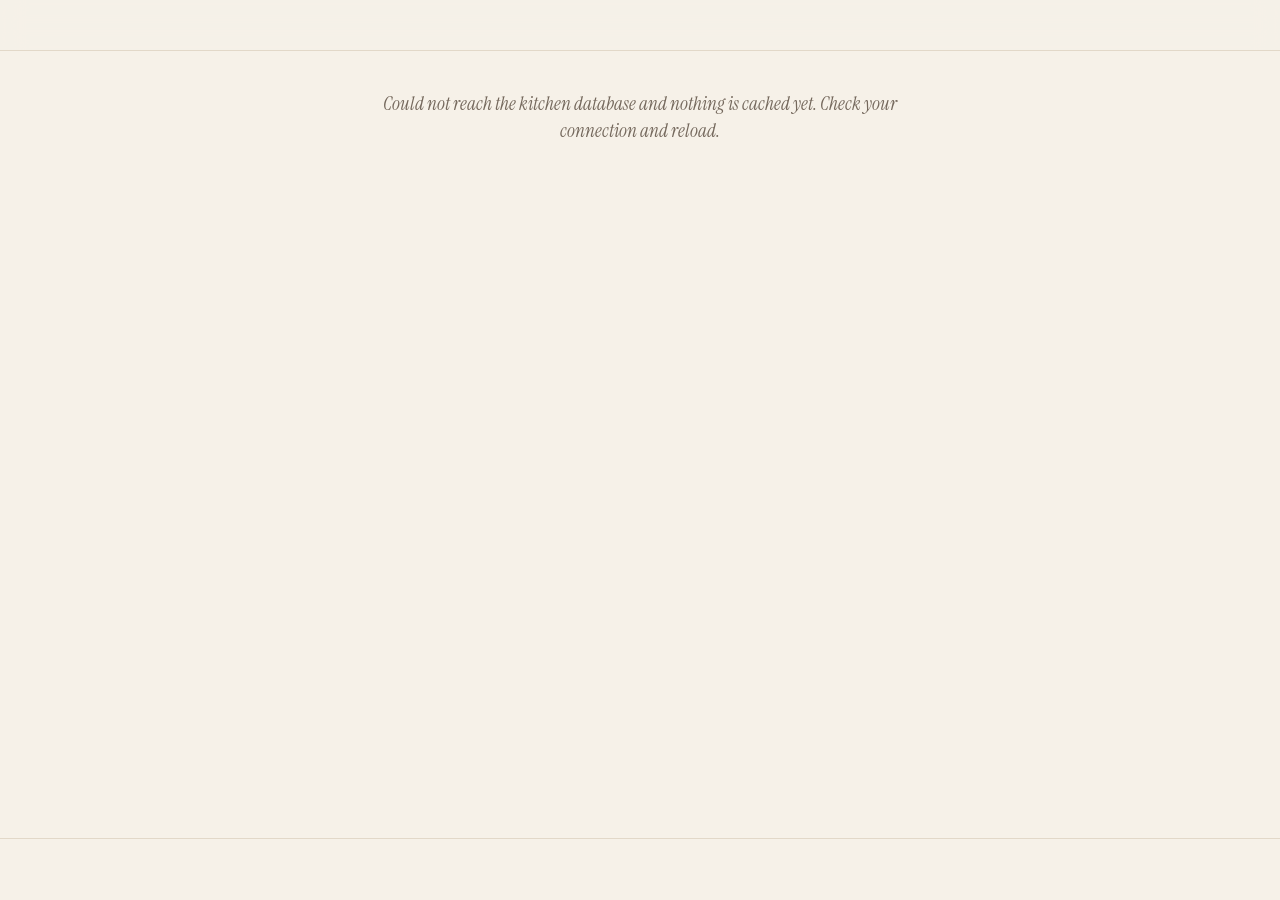
<file: site/index.html>
<!doctype html>
<html lang="en">
<head>
<meta charset="utf-8">
<meta name="viewport" content="width=device-width, initial-scale=1, viewport-fit=cover">
<title>Jin's Kitchen</title>
<meta name="description" content="Dishes, meals, cook history and shopping lists for Sunday dinners.">
<meta name="theme-color" content="#f6f1e8" media="(prefers-color-scheme: light)">
<meta name="theme-color" content="#1b1714" media="(prefers-color-scheme: dark)">
<link rel="preconnect" href="https://fonts.googleapis.com">
<link rel="preconnect" href="https://fonts.gstatic.com" crossorigin>
<link rel="stylesheet" href="https://fonts.googleapis.com/css2?family=Hanken+Grotesk:wght@400;500;600;700&family=Instrument+Serif:ital@0;1&family=JetBrains+Mono:wght@400;500;700&display=swap">
<meta name="apple-mobile-web-app-capable" content="yes">
<meta name="apple-mobile-web-app-status-bar-style" content="default">
<meta name="apple-mobile-web-app-title" content="Kitchen">
<link rel="manifest" href="manifest.json">
<link rel="icon" href="icon.svg" type="image/svg+xml">
<link rel="apple-touch-icon" href="icon-192.png">
<style>
:root{
  /* Direction A — paper, ink and oxblood (Claude Design, 12 Oct 2026) */
  --bg:#f6f1e8; --bg2:#fbf8f2; --ink:#2a231d; --ink2:#74685c; --ink3:#8a7c6c; --line:#e2d8c8;
  --accent:oklch(0.47 0.13 32); --on-accent:#fbf8f2; --accent2:#efe6d6; --accent-ink:oklch(0.42 0.12 32);
  --ok:oklch(0.45 0.1 150); --warn:oklch(0.55 0.11 60); --bad:oklch(0.52 0.17 25);
  --chip:#cdbfab; --track:#ece3d5; --tint:#efe6d6; --scrim:rgba(20,16,12,.45);
  --serif:'Instrument Serif',Georgia,'Times New Roman',serif;
  --sans:'Hanken Grotesk',-apple-system,BlinkMacSystemFont,'Segoe UI',Roboto,Helvetica,Arial,sans-serif;
  --mono:'JetBrains Mono',ui-monospace,Menlo,Consolas,monospace;
  --shadow:none; --r:14px; --tab:62px;
}
@media (prefers-color-scheme:dark){:root{
  --bg:#1b1714; --bg2:#25201b; --ink:#f2eadc; --ink2:#a89a88; --ink3:#8a7d6f; --line:#3a322b;
  --accent:oklch(0.76 0.12 55); --on-accent:#1b1714; --accent2:#2e2722; --accent-ink:oklch(0.8 0.1 55);
  --ok:oklch(0.72 0.12 150); --warn:oklch(0.78 0.11 75); --bad:oklch(0.68 0.16 28);
  --chip:#4d433a; --track:#3a322b; --tint:#2e2722; --scrim:rgba(0,0,0,.6);
}}
*{box-sizing:border-box} html{-webkit-text-size-adjust:100%}
body{margin:0;background:var(--bg);color:var(--ink);font:16px/1.45 var(--sans);padding-bottom:calc(var(--tab) + env(safe-area-inset-bottom));-webkit-font-smoothing:antialiased}
a{color:var(--accent);text-decoration:none}
button{font:inherit;color:inherit;background:none;border:0;padding:0;cursor:pointer}
input,select,textarea{font:inherit;color:inherit} textarea.search{resize:vertical}
h1,h2,h3{margin:0;font-weight:650;letter-spacing:-.01em}
h1{font-size:24px} h2{font-size:18px} h3{font-size:15px;color:var(--ink2);text-transform:uppercase;letter-spacing:.06em;font-weight:600;font-size:12px}
.wrap{max-width:640px;margin:0 auto;padding:0 20px}
/* top bar: hidden on top-level pages (they carry a large serif title), a back link + context title on detail pages */
header.top{position:sticky;top:0;z-index:5;background:color-mix(in srgb,var(--bg) 90%,transparent);backdrop-filter:blur(12px);-webkit-backdrop-filter:blur(12px);border-bottom:1px solid var(--line);padding-top:env(safe-area-inset-top)}
header.top.bare{position:static;border-bottom:0;background:transparent;backdrop-filter:none;-webkit-backdrop-filter:none}
header.top.bare .wrap{min-height:0}
header.top .wrap{display:flex;align-items:center;gap:10px;min-height:50px}
header.top.fade h1{opacity:0;transition:opacity .2s} header.top.fade.scrolled h1{opacity:1}
header.top h1{font:400 19px/1.1 var(--serif);flex:1;white-space:nowrap;overflow:hidden;text-overflow:ellipsis;letter-spacing:0;text-align:right;color:var(--ink2)}
.back{min-height:44px;display:flex;align-items:center;gap:4px;color:var(--accent);font:600 15px var(--sans);margin-left:-4px;white-space:nowrap;max-width:55%;overflow:hidden;text-overflow:ellipsis}
.back span{overflow:hidden;text-overflow:ellipsis}
.ptitle{display:flex;align-items:flex-end;justify-content:space-between;gap:12px;padding:18px 0 0}
.ptitle h1{font:400 44px/1 var(--serif);letter-spacing:-.01em}
.muted{color:var(--ink2)} .dim{color:var(--ink3)} .small{font-size:13px}
.serif{font-family:var(--serif);font-weight:400}
.mono{font-family:var(--mono);font-variant-numeric:tabular-nums}
a.card{color:var(--ink)}
.card{background:var(--bg2);border:1px solid var(--line);border-radius:var(--r);padding:14px 16px;box-shadow:var(--shadow)}
.stack>*+*{margin-top:12px}
.section{margin:22px 0 10px}
.list{display:flex;flex-direction:column;gap:10px}
.row{display:flex;align-items:center;gap:12px}
.row .grow{flex:1;min-width:0}
.title{font-weight:600;line-height:1.3}
.sub{color:var(--ink2);font-size:13px;margin-top:2px}
.eyebrow{font:600 11px/1.3 var(--sans);letter-spacing:.12em;text-transform:uppercase;color:var(--ink2)}
.eyebrow.acc{color:var(--accent)}
.chips{display:flex;gap:8px;flex-wrap:wrap}
.chip{display:inline-flex;align-items:center;gap:4px;min-height:36px;background:transparent;border:1px solid var(--chip);border-radius:999px;padding:6px 14px;font:500 14px var(--sans);color:var(--ink);white-space:nowrap}
.chip.on{background:var(--accent);border-color:var(--accent);color:var(--on-accent);font-weight:600}
.chip.mini{min-height:0;padding:2px 9px;font-size:12px;color:var(--ink2)}
.chip .hot{color:var(--bad);font-weight:700} .chip.on .hot{color:inherit}
.scrollx{display:flex;gap:8px;overflow-x:auto;padding:4px 0 8px;scrollbar-width:none;-webkit-overflow-scrolling:touch} .scrollx::-webkit-scrollbar{display:none}
.scrollx .chip{flex:0 0 auto}
/* legacy number box — kept for counts; ratings use .seal */
.rating{font:600 13px var(--mono);color:var(--ink2);background:var(--track);border-radius:8px;padding:4px 8px;min-width:32px;text-align:center}
.rating.none{color:var(--ink3);font-weight:500}
/* rating seals: 9+ filled, 8–8.5 outlined, below 8 plain, none = untried / unrated */
.sealbox{display:flex;flex-direction:column;align-items:flex-end;gap:3px;flex:none}
.seal{--s:40px;width:var(--s);height:var(--s);border-radius:50%;display:grid;place-items:center;font:400 calc(var(--s)*.55)/1 var(--serif);flex:none;color:var(--ink)}
.seal.top{background:var(--accent);color:var(--on-accent);box-shadow:0 0 0 2px var(--bg),0 0 0 3px var(--accent)}
.seal.good{border:1.5px solid var(--ink)}
.seal.low{color:var(--ink3)}
.seal.sm{--s:32px} .seal.lg{--s:64px} .seal.lg.top{box-shadow:0 0 0 3px var(--bg),0 0 0 4px var(--accent)}
.seal-note{font:italic 13px/1 var(--serif);color:var(--ink2);white-space:nowrap}
.seal-none{font:italic 15px var(--serif);color:var(--accent);white-space:nowrap}
.seal-none.un{color:var(--ink3)}
.tag{font-size:11px;text-transform:uppercase;letter-spacing:.08em;color:var(--ink3);font-weight:600}
.tag.ok{color:var(--ok)} .tag.warn{color:var(--warn)} .tag.bad{color:var(--bad)}
.verdict{font:italic 16px var(--serif);color:var(--accent)}
.verdict.warn{color:var(--warn)} .verdict.bad{color:var(--ink3)}
.search{width:100%;padding:11px 14px;border-radius:12px;border:1px solid var(--line);background:var(--bg2);outline:none}
.search:focus{border-color:var(--accent)}
.underline-search{width:100%;height:48px;border:0;border-bottom:1.5px solid var(--ink);background:transparent;border-radius:0;padding:0;font:19px var(--serif);color:var(--ink);outline:none}
.underline-search::placeholder{font-style:italic;color:var(--ink3);opacity:1}
.underline-search:focus{border-bottom-color:var(--accent)}
.btn{display:inline-flex;align-items:center;justify-content:center;gap:8px;min-height:44px;background:var(--accent);color:var(--on-accent);border:1px solid var(--accent);border-radius:999px;padding:10px 18px;font:600 15px var(--sans);text-align:center}
.btn.ghost{background:transparent;color:var(--ink);border-color:var(--chip)}
.btn.ink{background:var(--ink);border-color:var(--ink);color:var(--bg)}
.btn.sm{min-height:40px;padding:7px 14px;font-size:14px}
.btn.block{width:100%}
.btnrow{display:flex;gap:8px;flex-wrap:wrap}
.actgrid{display:grid;grid-template-columns:1fr 1fr;gap:8px}
.actgrid .btn{min-height:50px}
.badge{min-width:20px;height:20px;border-radius:10px;background:var(--accent);color:var(--on-accent);font:700 11px/20px var(--mono);text-align:center;padding:0 5px}
.kv{display:grid;grid-template-columns:auto 1fr;gap:6px 14px;font-size:14px}
.kv dt{color:var(--ink3)} .kv dd{margin:0}
.md{font-size:15px;line-height:1.55;overflow-wrap:anywhere}
.md h1,.md h2,.md h3,.md h4{margin:18px 0 8px;font-size:15px;text-transform:none;letter-spacing:0;color:var(--ink);font-weight:700}
.md h1{font-size:17px} .md p{margin:8px 0} .md ul,.md ol{padding-left:22px;margin:6px 0} .md li{margin:3px 0}
.md blockquote{margin:8px 0;padding:6px 12px;border-left:3px solid var(--accent);color:var(--ink2);background:var(--tint);border-radius:0 8px 8px 0}
.md table{border-collapse:collapse;width:100%;font-size:13px;margin:8px 0;display:block;overflow-x:auto}
.md th,.md td{border:1px solid var(--line);padding:5px 8px;text-align:left;vertical-align:top}
.md code{background:var(--track);padding:1px 5px;border-radius:5px;font-size:13px}
.md hr{border:0;border-top:1px solid var(--line);margin:14px 0}
details summary{cursor:pointer;list-style:none;display:flex;align-items:center;gap:8px}
details summary::-webkit-details-marker{display:none}
details summary::after{content:"›";margin-left:auto;color:var(--ink3);font-size:20px;transition:transform .15s}
details[open] summary::after{transform:rotate(90deg)}
.empty{text-align:center;color:var(--ink2);padding:40px 12px;font:italic 19px/1.4 var(--serif)}
.empty .small{font:14px/1.5 var(--sans);font-style:normal}
/* bottom tabs: serif words, active in italic accent with a short rule */
.tabs{position:fixed;bottom:0;left:0;right:0;height:calc(var(--tab) + env(safe-area-inset-bottom));padding:0 8px env(safe-area-inset-bottom);background:var(--bg);border-top:1px solid var(--line);display:grid;grid-template-columns:repeat(var(--n,4),1fr);z-index:6}
.tabs a{min-width:0;display:flex;flex-direction:column;align-items:center;justify-content:center;gap:5px;color:var(--ink2);font:400 19px/1 var(--serif)}
.tabs a i{display:block;width:18px;height:2px;background:transparent}
.tabs a.on{color:var(--accent);font-style:italic}
.tabs a.on i{background:var(--accent)}
.tabs .n{font:600 11px var(--sans);color:var(--ink2);margin-left:2px;vertical-align:super;font-style:normal}
/* library rows */
.libhead{display:flex;gap:8px;align-items:center;padding:12px 0 0;overflow-x:auto;scrollbar-width:none} .libhead::-webkit-scrollbar{display:none}
.libhead .btn,.libhead .chip{flex:none;min-height:44px}
.libcount{padding:18px 0 4px}
.drow{display:grid;grid-template-columns:1fr auto;gap:12px;align-items:center;min-height:68px;padding:10px 0;border-bottom:1px solid var(--line);color:var(--ink)}
.drow .nm{font:400 21px/1.12 var(--serif)}
.drow .nm i,.mrow .nm i{color:var(--ink2)}
.drow .mt{font:500 12px/1.4 var(--sans);color:var(--ink2);margin-top:3px}
.compact .drow{min-height:48px;padding:4px 0;gap:10px}
.compact .drow .nm{font-size:18px;line-height:1.15;white-space:nowrap;overflow:hidden;text-overflow:ellipsis}
.compact .drow .nm i{display:none}
.compact .drow .mt{font-size:11px;margin-top:1px}
.compact .drow .sealbox{flex-direction:row-reverse;align-items:center;gap:6px}
.compact .drow .seal{--s:32px} .compact .seal-note .via{display:none}
.compact .drow>div:first-child{min-width:0}
.density{display:flex;border:1px solid var(--chip);border-radius:22px;padding:2px;flex:none}
.density button{height:40px;width:44px;border-radius:20px;display:grid;place-items:center;color:var(--ink2)}
.density button.on{background:var(--ink);color:var(--bg)}
.density .bars{display:flex;flex-direction:column;gap:4px}
.density .bars b{display:block;width:16px;height:4px;background:currentColor;border-radius:1px}
.density .bars.tight{gap:2px} .density .bars.tight b{height:2px;border-radius:0}
.foot{text-align:center;margin:28px 0 8px;font:italic 15px var(--serif);color:var(--ink3)}
/* bottom sheet */
.sheet-wrap{position:fixed;inset:0;z-index:20;display:flex;flex-direction:column;justify-content:flex-end}
.sheet-wrap[hidden]{display:none}
.sheet-wrap .scrim{position:absolute;inset:0;background:var(--scrim)}
.sheet-panel{position:relative;background:var(--bg);border-radius:22px 22px 0 0;max-height:86vh;display:flex;flex-direction:column;width:100%;max-width:640px;margin:0 auto;box-shadow:0 -10px 40px rgba(0,0,0,.18)}
.sheet-panel .grab{width:40px;height:5px;border-radius:3px;background:var(--chip);margin:10px auto 0}
.sheet-panel .hd{padding:12px 24px 6px;display:flex;justify-content:space-between;align-items:baseline}
.sheet-panel .hd span{font:32px var(--serif)}
.sheet-panel .hd button{min-height:44px;font:600 14px var(--sans);color:var(--accent)}
.sheet-panel .bd{overflow-y:auto;padding:0 24px 10px;-webkit-overflow-scrolling:touch}
.sheet-panel .grp{padding:12px 0 4px}
.sheet-panel .grp .eyebrow{margin-bottom:9px}
.sheet-panel .grp .chip{min-height:44px;padding:0 16px}
.sheet-panel .ft{padding:12px 24px calc(16px + env(safe-area-inset-bottom));border-top:1px solid var(--line)}
.sheet-panel .ft .btn{width:100%;min-height:54px;font-size:16px}
body.locked{overflow:hidden}
/* meals list */
.seg{display:inline-flex;border:1px solid var(--chip);border-radius:22px;padding:2px;gap:2px}
.seg button{min-height:40px;padding:0 16px;border-radius:20px;font:500 14px var(--sans);color:var(--ink)}
.seg button.on{background:var(--ink);color:var(--bg);font-weight:600}
.seg .ct{opacity:.65;margin-left:4px;font-family:var(--mono);font-size:12px}
.seg.four{display:grid;grid-template-columns:repeat(4,minmax(0,1fr));width:100%;border-radius:16px}
.seg.four button{display:flex;flex-direction:column;align-items:center;justify-content:center;gap:1px;min-height:48px;padding:4px 4px;border-radius:13px;line-height:1.15;white-space:nowrap}
.seg.four .ct{margin:0;font-size:11px}
.mrow .dt.rk b{font-size:24px;color:var(--accent)} .mrow .dt.rk span{font-size:10px}
.qbar{display:flex;justify-content:space-between;align-items:center;gap:12px;margin:12px 0 2px}
.qlist{list-style:none;margin:0;padding:0}
.qrow{display:grid;grid-template-columns:44px minmax(0,1fr) 40px 40px auto;gap:6px;align-items:center;min-height:66px;border-bottom:1px solid var(--line);background:var(--bg)}
.qrow.drag{box-shadow:0 10px 28px rgba(0,0,0,.2);position:relative;z-index:3;border-radius:12px;border-bottom-color:transparent}
.qh{touch-action:none;width:44px;height:56px;font-size:24px;line-height:1;color:var(--ink2);cursor:grab;-webkit-user-select:none;user-select:none}
.qrow .qn{min-width:0} .qrow .nm{font:400 19px/1.2 var(--serif);overflow:hidden;text-overflow:ellipsis} .qrow .mt{font:500 12.5px var(--sans);color:var(--ink2);margin-top:2px}
.qa{width:40px;height:40px;border-radius:50%;border:1px solid var(--line);color:var(--ink);font-size:16px}
.qx{min-height:40px;padding:0 12px;border-radius:20px;border:1px solid var(--line);font:600 13px var(--sans);color:var(--ink2)}
.mrw{display:grid;grid-template-columns:minmax(0,1fr) auto;gap:8px;align-items:center;border-bottom:1px solid var(--line)} .mrw .mrow{border-bottom:0}
.qadd{min-height:40px;padding:0 12px;border-radius:20px;border:1px solid var(--chip);font:600 13px var(--sans);color:var(--accent-ink);white-space:nowrap}
.msearch{margin:12px 0 4px}
.mrow{display:grid;grid-template-columns:44px 1fr auto;gap:12px;align-items:center;padding:14px 0;border-bottom:1px solid var(--line);color:var(--ink)}
.mrow.nodate{grid-template-columns:1fr auto}
.mrow .dt{text-align:center;line-height:1}
.mrow .dt b{display:block;font:400 28px/1 var(--serif)}
.mrow .dt span{font:600 11px var(--sans);letter-spacing:.1em;text-transform:uppercase;color:var(--ink2)}
.mrow .nm{font:400 20px/1.15 var(--serif)}
.mrow .mt{font:500 12px/1.4 var(--sans);color:var(--ink2);margin-top:3px}
.rot{padding:14px 16px}
.rot .chip{min-height:40px}
/* meal and dish pages */
.hero{padding:18px 0 0}
.hero .ttl{display:grid;grid-template-columns:1fr auto;gap:14px;align-items:start;margin-top:10px}
.hero h1{font:400 40px/1 var(--serif);letter-spacing:-.01em;text-wrap:balance}
.hero h1 i{color:var(--ink2);font-size:.62em;display:block;margin-top:6px;line-height:1.15}
.hero .scores{display:flex;flex-wrap:wrap;align-items:baseline;gap:6px 18px;margin-top:14px;font:500 13px var(--sans);color:var(--ink2)}
.hero .scores b{color:var(--ink);font-weight:600}
.hero .summary{margin:14px 0 0;color:var(--ink2);font:italic 17px/1.4 var(--serif)}
h3.section{font:400 26px/1.1 var(--serif);text-transform:none;letter-spacing:0;color:var(--ink);margin:28px 0 10px}
.actgrid>:last-child:nth-child(odd){grid-column:1/-1}
.rule-title{margin:30px 0 4px;display:flex;align-items:center;gap:12px;font:italic 22px var(--serif);color:var(--ink2)}
.rule-title::before,.rule-title::after{content:"";flex:1;height:1px;background:var(--line)}
.stitle{margin:30px 0 8px;font:400 28px/1.1 var(--serif);letter-spacing:0;text-transform:none;color:var(--ink)}
.stitle .pill{font-family:var(--sans);vertical-align:middle}
.menu-item{display:grid;grid-template-columns:1fr auto;gap:12px;align-items:center;padding:14px 0;border-bottom:1px solid var(--line);color:var(--ink)}
.menu-item:last-child{border-bottom:0}
.menu-item .vt,.vof{font:500 13px/1.4 var(--sans);color:var(--ink2);margin-top:3px} .vof{margin:8px 0 0} .vof a{color:var(--accent-ink);text-decoration:underline;text-underline-offset:3px}
.pinsw.famsw{margin-top:8px;flex-direction:column;align-items:flex-start;gap:4px;text-align:left} .pinsw.famsw .psw{flex-wrap:wrap;overflow:visible;justify-content:flex-start;width:100%} .famsw .pswc{max-width:100%} .famsw .pswc .n,.famsw .pswc .p{max-width:100%;overflow:hidden;text-overflow:ellipsis}
.vlist{display:grid;gap:8px}
.vcard{display:grid;grid-template-columns:minmax(0,1fr) auto;gap:12px;align-items:center;padding:10px 12px;border:1px solid var(--line);border-radius:12px;color:var(--ink)}
.vcard.on{border-color:var(--accent)} .vcard .vl{font:600 11px var(--mono);letter-spacing:.08em;text-transform:uppercase;color:var(--accent-ink)}
.vcard .vn{font:400 18px/1.2 var(--serif);margin-top:2px} .vcard .vm{font:500 13px/1.35 var(--sans);color:var(--ink2);margin-top:2px} .vcard .vt{font:13px/1.4 var(--sans);color:var(--ink);margin-top:4px}
.vgrp{border-bottom:1px solid var(--line);padding:0 0 8px} .drw:has(+.vgrp){border-bottom:0}
.vtog{font:600 13px var(--sans);color:var(--accent-ink);padding:6px 0;min-height:36px}
.vsub{border-left:2px solid var(--line);margin:0 0 0 6px;padding-left:12px} .vsub .drw:last-child{border-bottom:0}
.menu-item .nm{font:400 22px/1.12 var(--serif);margin-top:4px}
.menu-item.main .nm{font-size:24px}
.menu-item .nt{font:italic 15px/1.3 var(--serif);color:var(--ink2)}
.glass{margin:14px 0 0;padding:18px 20px;background:var(--tint);border-radius:4px}
.glass .nm{font:400 20px/1.25 var(--serif);margin-top:6px}
.hist{border-top:1px solid var(--line);padding:12px 0}
.hist summary{display:grid;grid-template-columns:1fr auto auto;gap:12px;align-items:center}
.hist summary::after{margin-left:0}
.hist .d{font:500 14px var(--sans)}
.hist .v{font:italic 16px/1.3 var(--serif);color:var(--ink2);margin-top:3px}
.hist .body{margin-top:10px}
.doclist .card{border-radius:10px}
.kvline{display:flex;flex-wrap:wrap;gap:4px 16px;font:500 13px var(--sans);color:var(--ink2);margin-top:10px}
.kvline b{color:var(--ink);font-weight:600}
/* more */
.morelist a{display:grid;grid-template-columns:1fr auto;gap:12px;align-items:center;padding:18px 0;border-bottom:1px solid var(--line);color:var(--ink)}
.morelist .nm{font:400 26px/1.1 var(--serif)}
.morelist .mt{font:500 13px/1.4 var(--sans);color:var(--ink2);margin-top:4px}
.morelist .ct{font:400 28px var(--serif);color:var(--accent)}
.pill{display:inline-block;font:600 11px/1.4 var(--sans);padding:2px 8px;border-radius:999px;background:var(--track);color:var(--ink2);vertical-align:middle;letter-spacing:.02em}
.pill.acc{background:var(--accent);color:var(--on-accent)}
.banner{background:var(--tint);color:var(--ink);border-radius:10px;padding:8px 12px;font-size:13px}
.offline{font:600 11px var(--sans);letter-spacing:.12em;text-transform:uppercase;color:var(--warn);border:1px solid currentColor;border-radius:999px;padding:3px 8px;white-space:nowrap}
.spin{display:inline-block;width:16px;height:16px;border:2px solid var(--line);border-top-color:var(--accent);border-radius:50%;animation:sp .8s linear infinite;vertical-align:middle}
@keyframes sp{to{transform:rotate(360deg)}}
.grid2{display:grid;grid-template-columns:1fr 1fr;gap:10px}
.stat{background:var(--bg2);border:1px solid var(--line);border-radius:12px;padding:10px 12px}
.stat b{display:block;font-size:20px;font-weight:650} .stat span{font-size:12px;color:var(--ink3)}
.toast{position:fixed;left:50%;bottom:calc(var(--tab) + 16px + env(safe-area-inset-bottom));transform:translateX(-50%);background:var(--ink);color:var(--bg);padding:10px 16px;border-radius:999px;font-size:14px;z-index:30;opacity:0;transition:opacity .2s;pointer-events:none}
.toast.show{opacity:1}
:focus-visible{outline:2px solid var(--accent);outline-offset:2px}
/* sunday (home) */
.homebar{display:flex;justify-content:space-between;align-items:baseline;gap:12px;padding:20px 0 2px}
.homebar .wm{font:italic 400 27px/1 var(--serif);color:var(--ink)}
.homebar .dt{font:600 11px var(--sans);letter-spacing:.14em;text-transform:uppercase;color:var(--ink2);white-space:nowrap}
.plan{margin-top:14px;background:var(--bg2);border:1px solid var(--line);border-radius:4px;padding:18px}
.plan .top{display:flex;justify-content:space-between;align-items:center;gap:12px;min-height:24px}
.plan .top button{min-height:44px;margin:-10px -8px -10px 0;padding:0 8px;font:500 13px var(--sans);color:var(--ink2)}
.plan h2{font:400 46px/1 var(--serif);letter-spacing:-.01em;margin-top:8px;text-wrap:balance}
.plan h2 a{color:var(--ink)}
.plan .note{font:italic 17px/1.3 var(--serif);color:var(--ink2);margin-top:6px}
.plan .when{display:flex;justify-content:space-between;align-items:center;gap:12px;border-top:1px solid var(--line);border-bottom:1px solid var(--line);margin-top:16px;padding:2px 0;min-height:48px}
.plan .when .wd{display:flex;align-items:center;gap:6px;min-height:44px;font:500 14px var(--sans);color:var(--ink)}
.plan .when .wd b{font:500 14px var(--mono)} .plan .when .wd .chev{color:var(--ink2);font-size:12px}
.plan .when .cd{font:500 14px var(--mono);color:var(--accent);white-space:nowrap}
.hmenu{display:grid;grid-template-columns:62px 1fr;gap:7px 12px;align-items:baseline;padding:14px 0 2px}
.hmenu .eyebrow{font-size:11px;letter-spacing:.08em}
.hmenu a{font:400 18px/1.2 var(--serif);color:var(--ink)}
.shopline{display:flex;justify-content:space-between;gap:12px;font:500 12px var(--sans);color:var(--ink2);margin-top:16px} .shopline b{color:var(--ink);font-weight:600}
.bar{height:4px;background:var(--track);border-radius:2px;overflow:hidden;margin-top:6px} .bar i{display:block;height:100%;background:var(--accent)}
.plan .acts{display:grid;grid-template-columns:1fr 1fr;gap:8px;margin-top:16px}
.plan .acts .btn{min-height:48px} .plan .acts>:only-child{grid-column:1/-1}
.plan .src{margin-top:12px;display:flex;justify-content:space-between;align-items:center;gap:8px;font:italic 14px/1.3 var(--serif);color:var(--ink2)}
.plan .src button{min-height:44px;font:600 13px var(--sans);color:var(--accent);white-space:nowrap}
.plan.open{background:var(--tint);border:1px dashed var(--chip)}
.plan.open h2{font-size:38px}
.plan.open p{margin:10px 0 0;font:15px/1.45 var(--sans);color:var(--ink2)}
.plan.open p i{font-family:var(--serif);font-size:17px}
.shead{display:flex;justify-content:space-between;align-items:baseline;gap:12px;margin:30px 0 4px}
.shead h3{font:400 28px/1.1 var(--serif);color:var(--ink);text-transform:none;letter-spacing:0}
.shead a{font:600 13px var(--sans);color:var(--accent);min-height:44px;display:flex;align-items:center} .shead span{font:500 13px var(--sans);color:var(--ink2)}
.ntc{background:var(--bg2);border:1px solid var(--line);border-radius:4px;padding:14px 16px;margin-top:10px;color:var(--ink);display:block}
.ntc .r1{display:flex;justify-content:space-between;gap:10px;align-items:baseline}
.ntc .hint{font:italic 14px var(--serif);color:var(--ink2);white-space:nowrap} .ntc .hint.warn{color:var(--accent)} .ntc .hint.ok{color:var(--ok)}
.ntc .nm{display:block;font:400 24px/1.12 var(--serif);margin-top:6px;color:var(--ink)}
.ntc .nt{font:italic 15px/1.3 var(--serif);color:var(--ink2)}
.ntc .mt{font:500 12px/1.4 var(--sans);color:var(--ink2);margin-top:5px}
.ntc .btn{margin-top:12px}
.shelf{display:flex;gap:10px;overflow-x:auto;scrollbar-width:none;margin:6px -20px 0;padding:4px 20px 6px;scroll-padding:0 20px;scroll-snap-type:x mandatory} .shelf::-webkit-scrollbar{display:none}
.shelf .ntc{flex:0 0 210px;margin-top:0;scroll-snap-align:start}
.shelf .ntc .nm{font-size:21px}
.rotcard{margin-top:12px;padding:14px 16px;border:1px solid var(--line);border-radius:4px}
.rotcard .row{align-items:baseline}
.rdots{display:flex;gap:6px;margin-top:10px}
.rdot{width:34px;height:34px;border-radius:50%;display:grid;place-items:center;font:700 13px var(--sans);color:#fff;background:var(--pc,#7a6d60);flex:none}
.rdot.last{box-shadow:0 0 0 2px var(--bg),0 0 0 3px var(--pc,#7a6d60)}
@media (prefers-color-scheme:dark){.rdot{box-shadow:0 0 0 1px rgba(255,255,255,.22)} .rdot.last{box-shadow:0 0 0 2px var(--bg),0 0 0 3px rgba(255,255,255,.55)}}
.rlegend{font:500 12px/1.5 var(--sans);color:var(--ink2);margin-top:8px} .rlegend b{color:var(--accent);font-weight:700}
.sheet-panel .fld{display:grid;grid-template-columns:1fr 1fr;gap:10px;padding:8px 0 4px}
.sheet-panel .fld label{font:600 11px var(--sans);letter-spacing:.12em;text-transform:uppercase;color:var(--ink2);display:flex;flex-direction:column;gap:6px}
.sheet-panel .fld input{min-height:48px;border:1px solid var(--chip);border-radius:10px;background:var(--bg2);padding:0 12px;font:500 16px var(--mono);color:var(--ink);letter-spacing:0;text-transform:none}
/* dish page: ingredients (quantity and name first, details on tap), method as numbered steps, lab notes, kitchen notes */
.shead button{font:600 13px var(--sans);color:var(--accent);min-height:44px;white-space:nowrap}
.irow{border-bottom:1px solid var(--line)}
.igrp{font:600 11px/1.3 var(--sans);letter-spacing:.12em;text-transform:uppercase;color:var(--accent);margin:0;padding:22px 0 8px;border-bottom:1px solid var(--line)}
.irow>summary,.irow>.ih{display:grid;grid-template-columns:64px 1fr 14px;gap:12px;align-items:baseline;padding:11px 0;min-height:48px}
.irow>summary::after{margin:0;align-self:center;font-size:18px}
.iq{font:500 14px/1.35 var(--mono);color:var(--ink);font-variant-numeric:tabular-nums;overflow-wrap:anywhere}
.iq.alt{font-size:12px;color:var(--ink2)}
.inm{font:400 19px/1.25 var(--serif);color:var(--ink);min-width:0}
.inm i{color:var(--ink2)}
.isub{display:block;font:13px/1.4 var(--sans);color:var(--ink2);margin-top:2px;white-space:nowrap;overflow:hidden;text-overflow:ellipsis}
.irow[open] .isub{display:none}
.itag{display:inline-block;margin-left:8px;padding:0 6px;border:1px solid var(--chip);border-radius:3px;font:600 11px/1.7 var(--mono);letter-spacing:.08em;text-transform:uppercase;color:var(--ink2);vertical-align:3px;white-space:nowrap}
.ibox{margin:0 0 12px 76px;padding:10px 12px;background:var(--tint);border-radius:4px;display:grid;grid-template-columns:auto 1fr;gap:6px 12px;font:14px/1.45 var(--sans)}
.ibox dt{font:600 11px/2 var(--mono);letter-spacing:.1em;text-transform:uppercase;color:var(--ink2)} .ibox dd{margin:0} .ibox dd.not{color:var(--bad);font-weight:600}
.yield{font:italic 17px/1.45 var(--serif);color:var(--ink2);margin:2px 0 0} .yield p{margin:4px 0} .yield b{font-weight:400;color:var(--ink)}
.part{font:400 24px/1.15 var(--serif);margin:30px 0 0}
.phase{margin-top:22px}
.ph{font:600 11px/1.3 var(--sans);letter-spacing:.12em;text-transform:uppercase;color:var(--accent);padding-bottom:8px;border-bottom:1px solid var(--line)}
.msteps{list-style:none;margin:0;padding:0}
.msteps>li{display:grid;grid-template-columns:30px 1fr;gap:10px;padding:13px 0;border-bottom:1px solid var(--line)}
.msteps .n{font:400 26px/1 var(--serif);color:var(--accent)}
.msteps .tx{font:16px/1.55 var(--sans);min-width:0;overflow-wrap:anywhere} .msteps .tx p{margin:0} .msteps .tx p+p,.msteps .tx ul{margin:6px 0 0} .msteps .tx ul{padding-left:18px;list-style:disc} .msteps .tx li{margin:4px 0}
.msteps .tx b{font-weight:650}
.phase>.md{margin-top:10px}
.lab{background:var(--tint);border-radius:4px;padding:2px 16px 8px;margin-top:10px}
.lab .lh{display:flex;justify-content:space-between;align-items:center;gap:10px;font:600 11px/1.3 var(--sans);letter-spacing:.12em;text-transform:uppercase;color:var(--ink2);min-height:44px;padding-top:6px}
.lab .lh a{font:600 13px var(--sans);letter-spacing:0;text-transform:none;min-height:44px;display:flex;align-items:center}
.lv{padding:10px 0;border-top:1px solid var(--line)}
.lv .p{font:400 19px/1.25 var(--serif)} .lv .dv{font:500 13px/1.45 var(--mono);margin-top:3px;overflow-wrap:anywhere} .lv .nt{font:13px/1.45 var(--sans);color:var(--ink2);margin-top:3px}
.lm{display:grid;grid-template-columns:1fr auto;gap:4px 12px;padding:10px 0;border-top:1px solid var(--line)}
.lm .g{font:500 14px/1.35 var(--sans)} .lm .pr{font:13px/1.4 var(--sans);color:var(--ink2);margin-top:2px}
.lm .v{text-align:right;font:500 20px/1.1 var(--mono);white-space:nowrap} .lm .v small{display:block;font:500 11px var(--mono);color:var(--ink2);letter-spacing:.06em;text-transform:uppercase;margin-top:4px}
.lm .ob{grid-column:1/-1;font:12px/1.45 var(--sans);color:var(--ink2)}
.knote{border-bottom:1px solid var(--line)} .knote:first-of-type{border-top:1px solid var(--line)}
.knote summary{min-height:52px;font:400 20px/1.2 var(--serif)}
.knote>.md{padding:2px 0 14px}
/* step-by-step (dark, like cook mode) */
.stbar{height:4px;background:var(--track);border-radius:2px;margin-top:12px;overflow:hidden} .stbar i{display:block;height:100%;background:var(--accent)}
.bigstep .ttl.long{font-size:25px} .bigstep .ttl.xlong{font-size:21px;line-height:1.3}
.bigstep .det.md{font-size:17px;line-height:1.5} .bigstep .det p{margin:0 0 8px} .bigstep .det ul{margin:4px 0;padding-left:20px}
.stnav{display:flex;gap:8px;margin-top:20px} .stnav .donebtn{margin-top:0;flex:1} .stnav .btn{min-height:64px;padding:0 22px;font-size:16px}
/* shopping list */
.shsub{font:italic 17px/1.35 var(--serif);color:var(--ink2);margin-top:6px}
.sprog{display:flex;justify-content:space-between;align-items:baseline;margin-top:18px;font:500 13px var(--mono);color:var(--ink2)} .sprog b{color:var(--ink);font-weight:600}
.sdept{margin-top:26px}
.sdh{display:flex;justify-content:space-between;align-items:baseline;gap:10px;border-bottom:1px solid var(--line);padding-bottom:6px}
.sdh h3{font:400 26px/1.1 var(--serif);color:var(--ink);text-transform:none;letter-spacing:0} .sdh span{font:500 12px var(--mono);color:var(--ink2)}
.sitem{display:grid;grid-template-columns:26px 1fr auto;gap:12px;align-items:start;width:100%;min-height:52px;padding:13px 0;border-bottom:1px solid var(--line);text-align:left;color:var(--ink)}
.sitem .box{width:24px;height:24px;border-radius:50%;border:1.5px solid var(--ink3);margin-top:1px;display:grid;place-items:center}
.sitem.done .box{background:var(--accent);border-color:var(--accent)} .sitem.done .box::after{content:"✓";color:var(--on-accent);font-size:13px}
.sitem .lbl{min-width:0}
.sitem .nm{display:block;font:400 19px/1.25 var(--serif)}
.sitem .buy{display:block;font:13px/1.4 var(--sans);color:var(--ink2);margin-top:3px} .sitem .buy .not{color:var(--bad);font-weight:600}
.sitem .attr{display:block;font:12px/1.4 var(--sans);color:var(--ink2);margin-top:3px}
.sitem .oa{display:inline-block;margin-top:7px;padding:0 6px;border:1px solid var(--bad);color:var(--bad);border-radius:3px;font:600 11px/1.7 var(--mono);letter-spacing:.1em;text-transform:uppercase}
.sitem .q{font:500 14px/1.35 var(--mono);text-align:right;max-width:9em;overflow-wrap:anywhere;padding-top:3px}
.sitem.done .nm{text-decoration:line-through;text-decoration-thickness:1px;color:var(--ink3)} .sitem.done .q,.sitem.done .buy,.sitem.done .attr{color:var(--ink3)} .sitem.done .buy .not{color:var(--ink3)} .sitem.done .oa{opacity:.45}
.spantry{margin-top:26px;border-top:1px solid var(--line)}
.shopby{margin-top:14px}
.sneed{margin:10px 0 0;font:600 13px/1.4 var(--sans);color:var(--accent)}
.ssub{margin:16px 0 0;font:600 11px/1.2 var(--sans);letter-spacing:.08em;text-transform:uppercase;color:var(--ink2)}
.sitem .q .qx{display:block;font:500 11px var(--sans);color:var(--ink2)}
.shead span.acc{color:var(--accent);font-family:var(--mono);font-size:12px}
.bsub{margin:0 0 12px;font:13px/1.4 var(--sans);color:var(--ink2)}
.btl{display:grid;grid-template-columns:54px minmax(0,1fr);gap:12px}
.btw{display:flex;flex-direction:column;gap:2px;padding-top:13px}
.btw b{font:700 12px/1.2 var(--mono);color:var(--ink)} .btw span{font:500 11px var(--mono);color:var(--ink2)} .btw.now b{color:var(--accent)}
.btc{min-width:0;background:var(--bg2);border:1px solid var(--line);border-radius:4px;padding:12px 14px;display:flex;flex-direction:column;gap:5px;color:var(--ink)}
.btc .t{font:600 15px/1.35 var(--sans)} .btc .t .q{font:500 13px var(--mono);color:var(--ink2);white-space:nowrap}
.btc .d{font:13px/1.4 var(--sans);color:var(--ink2)} .btc .d.nb{color:var(--accent);font-weight:600}
.btc .oa{align-self:flex-start;padding:0 6px;border:1px solid var(--bad);color:var(--bad);border-radius:3px;font:600 11px/1.7 var(--mono);letter-spacing:.1em;text-transform:uppercase}
.btc .acts{display:flex;gap:8px;flex-wrap:wrap;margin-top:4px}
.btc.done{opacity:.6} .btc.done .t{text-decoration:line-through;text-decoration-thickness:1px}
.btc.past{border-color:var(--warn)} .btc.past .d.nb{color:var(--warn)}
.btc.dash{background:none;border-style:dashed;border-color:var(--chip);text-decoration:none}
.bpan{margin-top:16px;padding-top:12px;border-top:1px solid var(--line)}
.pchips{display:flex;flex-wrap:wrap;gap:6px;margin-top:10px}
.pchip{min-height:36px;padding:0 12px;border-radius:18px;background:var(--tint);font:500 13px var(--sans);color:var(--ink)}
.pchip.on{background:var(--accent);color:var(--on-accent)} .pchip.on::before{content:"✓ "}
.spantry>summary{min-height:56px;gap:10px} .spantry>summary .t{font:400 24px/1.1 var(--serif)} .spantry>summary .mono{font-size:12px;color:var(--ink2);margin-left:auto}
.spantry>p{margin:0 0 4px}
.sfoot{display:flex;justify-content:center;margin:24px 0 8px}
.drow .bar{max-width:220px}
/* log the cook */
.lchead{text-align:center;padding:18px 0 4px}
.lct{font:400 34px/1.08 var(--serif);margin-top:8px;letter-spacing:-.01em;text-wrap:balance}
.lcn{font:italic 16px/1.3 var(--serif);color:var(--ink2);margin-top:4px}
.lcseal{display:flex;flex-direction:column;align-items:center;gap:10px;margin-top:20px}
.seal.xl{--s:104px} .seal.xl.good{border-width:2px} .seal.xl.top{box-shadow:0 0 0 4px var(--bg),0 0 0 5px var(--accent)}
.seal.unset{border:1.5px dashed var(--chip);color:var(--ink3)}
.rword{font:italic 20px/1 var(--serif);color:var(--accent)} .rword.un{color:var(--ink3);font-size:17px}
.rate{margin-top:20px}
.rate .rh{display:flex;justify-content:space-between;align-items:center;gap:10px}
.rate .pm{display:flex;align-items:center;gap:4px}
.rate .pm button{width:44px;height:44px;border-radius:50%;border:1px solid var(--chip);font:400 22px/1 var(--sans);color:var(--ink);display:grid;place-items:center}
.rate output{min-width:54px;text-align:center;font:400 32px/1 var(--serif)}
.rtrk{position:relative;height:44px;margin:2px 0 0;touch-action:pan-y;-webkit-tap-highlight-color:transparent;-webkit-user-select:none;user-select:none;outline-offset:2px;border-radius:8px}
.rtrk::before{content:'';position:absolute;left:12px;right:12px;top:20px;height:4px;border-radius:2px;background:var(--track)}
.rtrk .fl{position:absolute;left:12px;top:20px;height:4px;border-radius:2px;width:calc((100% - 24px)*var(--f));background:var(--accent)}
.rtrk .kn{position:absolute;top:10px;left:calc(12px + (100% - 24px)*var(--f));width:24px;height:24px;margin-left:-12px;border-radius:50%;background:var(--accent);box-shadow:0 1px 4px rgba(0,0,0,.25);transition:transform .12s}
.rtrk.drag .kn{transform:scale(1.25)}
.rtrk.unset::before{background:repeating-linear-gradient(90deg,var(--chip) 0 6px,transparent 6px 10px)}
.rtrk.unset .fl{display:none} .rtrk.unset .kn{background:var(--bg);border:2px dashed var(--chip);box-shadow:none}
.rate output.un{font:500 14px var(--sans);color:var(--ink2);min-width:0}
.rate .scale{display:flex;justify-content:space-between;font:500 11px var(--mono);color:var(--ink2)}
.rate.sm output{font-size:26px;min-width:44px}
.vseg{display:grid;grid-template-columns:repeat(3,1fr);gap:6px;margin-top:8px}
.vseg button{min-height:44px;border:1px solid var(--chip);border-radius:999px;font:600 13px/1.2 var(--sans);color:var(--ink);padding:4px 6px}
.vseg button.on{background:var(--accent);border-color:var(--accent);color:var(--on-accent)}
.lcf{margin-top:22px} .lcf label{display:flex;flex-direction:column;gap:6px;min-width:0}
.lcf .hint{font:italic 14px var(--serif);color:var(--ink2);margin-top:6px}
.pdish{border-bottom:1px solid var(--line)} .pdish:first-of-type{border-top:1px solid var(--line)}
.pdish>summary{min-height:56px;gap:10px} .pdish>summary .nm{font:400 20px/1.2 var(--serif);flex:1;min-width:0} .pdish>summary .ms{flex:none}
.pdish>.bd{padding:0 0 16px}
.lval{padding:12px 0;border-bottom:1px solid var(--line)} .lval .p{font:400 19px/1.25 var(--serif);margin-top:2px} .lval .dv{font:500 12px/1.45 var(--mono);color:var(--ink2);margin-top:2px}
.lval .search{margin-top:8px}
.lmeas{display:grid;grid-template-columns:1fr 1fr;gap:8px;margin-top:8px}
.lcpre{white-space:pre-wrap;overflow-wrap:anywhere;font:12px/1.5 var(--mono);background:var(--bg2);border:1px solid var(--line);border-radius:12px;padding:12px 14px;margin:8px 0 0;color:var(--ink2);max-height:320px;overflow:auto}
.lcacts{display:grid;grid-template-columns:1fr auto;gap:8px;margin-top:14px} .lcacts .btn{min-height:52px}
/* cook mode — a dark kitchen display whatever the phone's theme */
body.cookmode{--bg:#16120f;--bg2:#211b17;--ink:#f4ecdf;--ink2:#b3a593;--ink3:#8a7d6f;--line:#352d26;--accent:oklch(0.76 0.12 55);--on-accent:#16120f;--accent2:#2e2620;--tint:#2a221c;--chip:#4d433a;--track:#352d26;--ok:oklch(0.72 0.12 150);--bad:oklch(0.7 0.16 28);--warn:oklch(0.78 0.11 75);--scrim:rgba(0,0,0,.6);padding-bottom:env(safe-area-inset-bottom);color-scheme:dark}
body.cookmode .tabs,body.cookmode header.top{display:none}
.ckbar{position:sticky;top:0;z-index:5;display:grid;grid-template-columns:auto 1fr auto;align-items:center;gap:10px;min-height:56px;margin:0 -20px;padding:env(safe-area-inset-top) 20px 0;background:var(--bg);border-bottom:1px solid var(--line)}
.ckbar .x{min-height:44px;font:600 15px var(--sans);color:var(--ink2);white-space:nowrap}
.ckbar .t{font:italic 400 20px var(--serif);text-align:center;white-space:nowrap;overflow:hidden;text-overflow:ellipsis}
.awake{min-height:40px;border:1px solid var(--chip);border-radius:999px;padding:0 11px;font:600 12px var(--mono);letter-spacing:.08em;text-transform:uppercase;color:var(--ink2);display:flex;align-items:center;gap:6px;white-space:nowrap}
.awake i{width:7px;height:7px;border-radius:50%;background:var(--ink3)} .awake.on{color:var(--accent);border-color:var(--accent)} .awake.on i{background:var(--accent)}
.ckwhen{display:flex;justify-content:space-between;align-items:center;width:100%;min-height:56px;margin-top:14px;padding:0 14px;border:1px solid var(--line);border-radius:12px;background:var(--bg2)}
.ckwhen .k{font:600 12px var(--sans);letter-spacing:.1em;text-transform:uppercase;color:var(--ink2)} .ckwhen .v{font:500 16px var(--sans);color:var(--ink)} .ckwhen .v b{font:500 16px var(--mono)}
.readouts{display:grid;grid-template-columns:repeat(3,1fr);border:1px solid var(--line);border-radius:12px;margin-top:12px;overflow:hidden;background:var(--bg2)}
.readouts>*{padding:10px 12px;border-left:1px solid var(--line);text-align:left;min-height:62px;min-width:0} .readouts>:first-child{border-left:0}
.readouts .k{font:600 12px var(--sans);letter-spacing:.08em;text-transform:uppercase;color:var(--ink2)}
.readouts .v{font:500 16px/1.35 var(--mono);color:var(--ink);margin-top:4px;white-space:nowrap;overflow:hidden;text-overflow:ellipsis} .readouts .v.acc{color:var(--accent)}
.segs{display:flex;gap:3px;margin-top:12px} .segs i{flex:1;height:4px;border-radius:2px;background:var(--track)} .segs i.d{background:var(--ink3)} .segs i.c{background:var(--accent)}
.bigstep{margin-top:20px}
.bigstep .meta{display:flex;justify-content:space-between;gap:10px;font:600 11px var(--mono);letter-spacing:.06em;text-transform:uppercase;color:var(--accent)}
.bigstep .clk{font:500 76px/1 var(--mono);letter-spacing:-.04em;margin-top:10px;color:var(--ink)} .bigstep .clk.late{color:var(--bad)}
.bigstep .ttl{font:400 31px/1.12 var(--serif);margin-top:12px;text-wrap:balance}
.bigstep .det{font:16px/1.5 var(--sans);color:var(--ink2);margin-top:8px}
.donebtn{display:flex;align-items:center;justify-content:center;width:100%;min-height:64px;margin-top:20px;border-radius:999px;background:var(--accent);color:var(--on-accent);font:600 18px var(--sans)}
.nextcard{display:grid;grid-template-columns:1fr auto;gap:12px;align-items:center;margin-top:12px;padding:12px 14px;border:1px solid var(--line);border-radius:12px;background:var(--bg2)}
.nextcard .k{font:600 12px var(--mono);letter-spacing:.06em;text-transform:uppercase;color:var(--ink2)}
.nextcard .tx{font:400 18px/1.25 var(--serif);margin-top:4px;display:-webkit-box;-webkit-line-clamp:3;-webkit-box-orient:vertical;overflow:hidden}
.nextcard .in{text-align:right;font:600 12px var(--mono);letter-spacing:.06em;text-transform:uppercase;color:var(--ink2)} .nextcard .in b{display:block;font:500 20px var(--mono);color:var(--ink);letter-spacing:0}
.cknote{margin-top:14px;padding:14px 16px;border-radius:12px;background:var(--bg2);border:1px solid var(--line);font:italic 17px/1.4 var(--serif);color:var(--ink2)}
.cknote .btn{margin-top:12px;font-style:normal}
.ckgrp{margin-top:28px}
.ckgrp .gh{display:flex;justify-content:space-between;align-items:baseline;gap:10px;margin-bottom:2px}
.ckgrp .gh h3{font:400 25px/1.1 var(--serif);color:var(--ink);text-transform:none;letter-spacing:0}
.ckgrp .gh span,.ckgrp .gh button{font:600 12px var(--mono);letter-spacing:.06em;text-transform:uppercase;color:var(--ink2);white-space:nowrap}
.ckgrp .gh button{color:var(--accent);min-height:44px}
.ckrow{display:grid;grid-template-columns:28px 64px 1fr;gap:10px;align-items:start;width:100%;padding:12px 0;border-bottom:1px solid var(--line);text-align:left;color:var(--ink)}
.ckrow .bx{width:24px;height:24px;border-radius:50%;border:1.5px solid var(--ink3);display:grid;place-items:center;font-size:13px;color:var(--on-accent);margin-top:1px}
.ckrow .tm{font:500 15px/1.3 var(--mono)} .ckrow .tm small{display:block;font:500 12px/1.4 var(--mono);color:var(--ink2);margin-top:2px;letter-spacing:.02em}
.ckrow .tx{font:400 17px/1.3 var(--serif)}
.ckrow.done .bx{background:var(--ink3);border-color:var(--ink3)} .ckrow.done .tx,.ckrow.done .tm{color:var(--ink3)} .ckrow.done .tx{text-decoration:line-through;text-decoration-thickness:1px}
.ckrow.cur{border:1px solid var(--accent);border-radius:12px;padding:12px 10px;margin:6px 0;width:calc(100% + 0px)} .ckrow.cur .bx{border-color:var(--accent)} .ckrow.cur .tm{color:var(--accent)}
.ckrow.late .tm{color:var(--bad)}
.ckdet{margin-top:16px;border:1px solid var(--line);border-radius:12px;padding:12px 14px;background:var(--bg2)}
.ckdet summary{min-height:28px} .ckdet .md{margin-top:10px}
.cksec h3{font:400 24px/1.15 var(--serif);color:var(--accent);margin:24px 0 8px;text-transform:none;letter-spacing:0}
.ckfoot{display:grid;grid-template-columns:1fr auto;gap:8px;margin:26px 0 20px}
/* round 3 — dish page */
.actrow{display:grid;gap:8px;margin-top:20px} .actrow .btn{min-height:50px} .dmore{padding:0;font-size:18px;letter-spacing:2px}
.ipan{margin-top:12px;border-radius:4px;background:var(--tint);padding:0 14px}
.ipan>summary{min-height:52px;display:grid;grid-template-columns:auto minmax(0,1fr) 14px;gap:10px;align-items:center}
.ipan .pl{font:13px/1.4 var(--sans);color:var(--ink2);overflow:hidden;text-overflow:ellipsis;white-space:nowrap} .ipan[open] .pl{visibility:hidden}
.ipan .irow:last-child{border-bottom:0}
.phase.fold{margin-top:0;border-bottom:1px solid var(--line)} .phase.fold>summary{min-height:52px} .phase.fold>summary .ph{border:0;padding:0;flex:1}
.phase.fold .pc{font:500 12px var(--mono);color:var(--ink2)} .phase.fold[open]>summary{border-bottom:1px solid var(--line)}
.lrows{margin-top:4px} .lrow{border-bottom:1px solid var(--line)} .lrow:first-child{border-top:1px solid var(--line)}
.lrow>summary{min-height:52px;gap:10px} .lrow .t{flex:1;min-width:0;font:400 19px/1.25 var(--serif)} .lrow .m{font:500 12px var(--mono);color:var(--ink2)} .lrow .lbd{padding:0 0 14px}
.eqlist{margin:0;padding-left:18px;font-size:14px} .eqlist li{margin:4px 0}
.sheetlinks{display:flex;flex-direction:column;gap:8px}
/* round 3 — decision tables (cook mode and step-by-step) */
.choice{margin-top:14px}
.chh{display:flex;justify-content:space-between;gap:4px 10px;align-items:baseline;flex-wrap:wrap}
.chrows{display:grid;gap:6px;margin-top:10px}
.chr{display:grid;grid-template-columns:repeat(var(--n),minmax(0,1fr));gap:8px;align-items:center;width:100%;text-align:left;min-height:48px;padding:8px 10px;border:1px solid var(--chip);border-radius:10px;color:var(--ink);font:500 13px/1.3 var(--sans)}
.chr span{min-width:0;overflow-wrap:anywhere} .chr span:first-child{font:700 13px/1.3 var(--mono)}
.chr small{display:block;font:500 11px var(--mono);color:var(--ink2);margin-top:2px}
.chr.hd{border:0;min-height:0;padding:0 11px;font:600 11px/1.3 var(--sans);letter-spacing:.02em;text-transform:uppercase;color:var(--ink2)} .chr.hd span:first-child{font:inherit} .chr.hd span{overflow-wrap:normal;-webkit-hyphens:auto;hyphens:auto}
.chr.on{background:var(--accent);border-color:var(--accent);color:var(--on-accent)} .chr.on small{color:inherit}
.chn{margin:8px 2px 0;font:13px/1.4 var(--sans);color:var(--ink2)} .chsel{margin:10px 2px 0;font:14px/1.45 var(--sans);color:var(--ink)}
.ckdet.chd .choice{margin-top:10px}
/* round 3 — cook mode: fallbacks, timers, running, readings, stations */
.ifbox{margin-top:14px;padding:10px 12px;border-radius:10px;background:var(--tint);border:1px solid var(--line)}
.ifbox .k{display:block;font:600 12px var(--mono);letter-spacing:.08em;text-transform:uppercase;color:var(--warn);margin-bottom:4px}
.ifbox p{margin:0;font:15px/1.45 var(--sans);color:var(--ink)} .ifbox p+p{margin-top:6px}
.tbtns{display:flex;flex-wrap:wrap;gap:8px;margin-top:14px} .tbtns .btn{min-height:46px}
.running{margin-top:12px} .rchips{display:grid;grid-template-columns:repeat(2,minmax(0,1fr));gap:8px;margin-top:6px}
.rchip{position:relative;display:flex;flex-direction:column;gap:2px;min-width:0;padding:8px 40px 8px 10px;border:1px solid var(--line);border-radius:10px;background:var(--bg2)}
.rchip:not(.t){padding-right:10px}
.rchip b{font:600 12px/1.3 var(--sans);color:var(--ink);overflow:hidden;text-overflow:ellipsis;white-space:nowrap}
.rchip span{font:500 14px var(--mono);color:var(--ink2)}
.rchip.band{border-color:var(--warn)} .rchip.band span{color:var(--warn)} .rchip.over{border-color:var(--bad)} .rchip.over span{color:var(--bad)}
.rchip button{position:absolute;top:0;right:0;width:40px;height:100%;color:var(--ink3);font-size:20px}
.rdg{margin-top:14px;display:flex;flex-direction:column;gap:12px}
.rdf label{display:flex;flex-direction:column;gap:2px} .rdf .k{font:600 14px var(--sans);color:var(--ink)} .rdf .dv{font:500 12px/1.4 var(--mono);color:var(--ink2)}
.rrow{display:grid;grid-template-columns:minmax(0,1fr) auto;gap:8px;margin-top:6px} .rrow .search{min-height:46px;font:500 18px var(--mono)} .rrow .btn{min-height:46px}
.rdf .sv{font:12px var(--sans);color:var(--ok);margin-top:4px}
.ckrow .rq{font:600 12px var(--sans);color:var(--accent);white-space:nowrap}
div.ckrow{cursor:pointer;-webkit-tap-highlight-color:transparent} .ckrow button.bx.tk{background:var(--ink3);border-color:var(--ink3)} .ckrow button.bx{position:relative;font-size:13px;line-height:1} .ckrow button.bx::after{content:'';position:absolute;inset:-12px;border-radius:50%}
.lanes{display:grid;grid-template-columns:78px minmax(0,1fr);gap:0 8px;margin-top:8px}
.lnames div{height:28px;font:600 12px/28px var(--sans);color:var(--ink2);white-space:nowrap;overflow:hidden;text-overflow:ellipsis}
.ltracks{position:relative;padding-bottom:18px}
.ltracks .lt{position:relative;height:28px;border-bottom:1px solid var(--line)}
.lb{position:absolute;top:5px;height:18px;border-radius:3px;background:var(--chip);color:var(--ink);font:600 11px/18px var(--sans);padding:0 4px;overflow:hidden;white-space:nowrap;text-overflow:ellipsis}
.lb.on{background:var(--accent);color:var(--on-accent)} .lb.est{background:transparent;border:1px dashed var(--ink3)}
.lsvc{position:absolute;top:0;bottom:18px;width:0;border-left:1px dashed var(--ink2)}
.lnow{position:absolute;top:-3px;bottom:16px;width:2px;margin-left:-1px;background:var(--accent)}
.lax{position:absolute;left:0;right:0;bottom:0;height:16px;font:500 11px/16px var(--mono);color:var(--ink2)} .lax span{position:absolute;transform:translateX(-50%)}
.lleg{margin:6px 0 0;font:12px/1.4 var(--sans);color:var(--ink2)}
/* round 3 — open checks and the cook log */
.vg{margin-top:16px;padding:14px 16px;border-radius:4px;background:var(--bg2);border:1px solid var(--line)}
.vg.now{border:1.5px solid var(--accent)} .vg.dim{background:var(--tint);border-color:transparent} .vg.fold{background:none;border-style:dashed;border-color:var(--chip)}
.vg.fold>summary{display:block} .vg.fold>summary::after{display:none}
.vgh{display:grid;grid-template-columns:minmax(0,1fr) auto;gap:2px 12px;align-items:baseline}
.vgh .t{font:400 22px/1.15 var(--serif);color:var(--ink)} .vgh .n{grid-row:1/3;grid-column:2;align-self:center;font:700 26px var(--mono);color:var(--ink)} .vg.now .vgh .n{color:var(--accent)} .vg.dim .vgh .n,.vg.fold .vgh .n{color:var(--ink2)}
.vg>p{margin:10px 0 0;font:13px/1.45 var(--sans);color:var(--ink2)}
.vdish{border-top:1px solid var(--line)} .vgh+.vdish{margin-top:10px}
.vdish>summary{min-height:44px;gap:10px} .vdish .nm{flex:1;min-width:0;font:15px/1.3 var(--sans)} .vdish .ct{font:500 13px var(--mono);color:var(--ink2)}
.vlist{margin:0 0 10px;padding-left:18px;font-size:14px} .vlist li{margin:6px 0} .vlist .dv{display:block;font:500 12px/1.4 var(--mono);color:var(--ink2)} .vlist .nt{display:block;font:12px/1.4 var(--sans);color:var(--ink3)}
.vmore{border-top:1px solid var(--line)} .vmore>summary{min-height:44px;font:600 13px var(--sans);color:var(--accent)}
.ckcard{display:grid;grid-template-columns:minmax(0,1fr) auto;gap:4px 12px;align-items:center;margin-top:18px;padding:14px;border-radius:4px;background:var(--tint);color:var(--ink)}
.ckcard .t{font:600 15px/1.3 var(--sans)} .ckcard .d{font:13px/1.4 var(--sans);color:var(--ink2)} .ckcard .ar{grid-row:1/3;grid-column:2;font-size:22px;color:var(--accent)}
.sugg{display:block;margin-top:6px;font:600 12px var(--mono);letter-spacing:.06em;text-transform:uppercase;color:var(--accent)}
.lval .at{font:12px var(--sans);color:var(--ink2);margin-top:4px}
.lgrp{border-top:1px solid var(--line)} .lgrp>summary{min-height:52px;gap:10px} .lgrp .nm{flex:1;min-width:0;font:400 19px var(--serif)} .lgrp .ct{font:500 12px var(--mono);color:var(--ink2)}
/* pinned recipes */
.pins{margin-top:14px;border-radius:4px;background:var(--tint);padding:4px 6px 4px 14px}
.pinh{display:flex;justify-content:space-between;align-items:center;gap:10px;min-height:40px;padding-right:8px}
.pina{display:flex;gap:14px;align-items:center} .pina a,.pina button{font:600 13px var(--sans);color:var(--accent);min-height:40px;display:flex;align-items:center} .pina button{color:var(--ink2)}
.pinr{display:grid;grid-template-columns:minmax(0,1fr) 44px;align-items:center;border-top:1px solid var(--line)}
.pinr a{display:flex;flex-direction:column;gap:1px;min-height:54px;justify-content:center;color:var(--ink);min-width:0}
.pinr .nm{font:400 19px/1.2 var(--serif);white-space:nowrap;overflow:hidden;text-overflow:ellipsis} .pinr .mt{font:500 12px/1.35 var(--sans);color:var(--ink2)}
.pinb{width:44px;height:44px;display:flex;align-items:center;justify-content:center;color:var(--ink3);border-radius:50%}
.pinb.on{color:var(--accent)} .pinb svg{width:18px;height:18px}
.actrow .apin{padding:0;width:auto;height:auto;border-radius:999px;color:var(--ink)} .actrow .apin svg{width:20px;height:20px}
.actrow .apin.on{background:var(--accent);border-color:var(--accent);color:var(--on-accent)}
.dact .btn{padding-left:8px;padding-right:8px;font-size:14.5px;letter-spacing:-.005em} .dact .dmore{font-size:18px}
.drw{display:grid;grid-template-columns:minmax(0,1fr) 40px;align-items:center;gap:4px;border-bottom:1px solid var(--line)} .drw .drow{border-bottom:0} .drw .pinb{width:40px}
.newtag{display:inline-block;margin-left:7px;padding:0 5px;border:1px solid var(--ok);border-radius:3px;font:700 11px/1.6 var(--mono);letter-spacing:.08em;text-transform:uppercase;color:var(--ok);vertical-align:3px}
.compact .newtag{vertical-align:2px}
.pinsw{display:flex;align-items:center;gap:8px;margin:12px 0 0;min-width:0} .pinsw .eyebrow{flex:none}
.psw{display:flex;gap:6px;overflow-x:auto;scrollbar-width:none;padding:2px 0;min-width:0} .psw::-webkit-scrollbar{display:none}
.pswc{flex:none;display:flex;flex-direction:column;justify-content:center;align-items:flex-start;min-height:40px;padding:4px 12px;border:1px solid var(--chip);border-radius:999px;color:var(--ink);text-align:left}
.pswc .n{font:600 13px/1.2 var(--sans);white-space:nowrap} .pswc .p{font:500 11px/1.2 var(--mono);color:var(--ink2);white-space:nowrap}
.pswc.on{background:var(--ink);border-color:var(--ink);color:var(--bg)} .pswc.on .p{color:inherit;opacity:.75}
.pinsw.steps{margin:10px 0 2px} .pinsw.steps .pswc{border-radius:12px;min-height:46px} .pinsw.steps .pswc.on{background:var(--accent);border-color:var(--accent);color:var(--on-accent)}
.pinsw.grid .psw{flex:1;display:grid;grid-template-columns:repeat(var(--n),minmax(0,1fr));overflow:visible}
.pinsw.grid .pswc{min-width:0;padding:4px 10px} .pinsw.grid .pswc .n,.pinsw.grid .pswc .p{display:block;max-width:100%;overflow:hidden;text-overflow:ellipsis}
/* wine from the cellar */
.wine .wf{font:500 12.5px/1.4 var(--sans);color:var(--ink2);margin-top:6px}
.wine .wgo{margin-top:12px;width:100%;min-height:48px}
.wine .wpick,.wine .wguid{margin-top:10px}
.wine .wk{font:600 11px var(--sans);letter-spacing:.1em;text-transform:uppercase;color:var(--accent)}
.wine .wn{font:400 22px/1.2 var(--serif);margin-top:4px;color:var(--ink)} .wine .wm{font:500 12.5px/1.4 var(--sans);color:var(--ink2);margin-top:3px}
.wine .wd{display:grid;grid-template-columns:88px minmax(0,1fr);gap:6px 10px;margin:10px 0 0} .wine .wd dt{font:600 11px/1.5 var(--sans);letter-spacing:.06em;text-transform:uppercase;color:var(--ink2)} .wine .wd dd{margin:0;font:400 14.5px/1.45 var(--sans);color:var(--ink)}
.wine .wbk{margin-top:10px;border-top:1px solid var(--line);padding-top:6px} .wine .wbk>summary{min-height:44px;font:600 14px var(--sans);color:var(--ink)}
.wine .wact{margin-top:10px} .wine .wact .btn{min-height:44px}
.wine .wask{margin-top:12px} .wine .wask .chips{margin-top:6px}
.wine .werr{margin:10px 0 0;font:500 13.5px/1.4 var(--sans);color:var(--bad)}
.wine .wbusy{display:flex;align-items:center;gap:10px;margin-top:12px;min-height:44px;font:500 14px var(--sans);color:var(--ink2)}
.wine .dots{display:inline-flex;gap:4px} .wine .dots i{width:6px;height:6px;border-radius:50%;background:var(--accent);animation:wdot 1.2s infinite ease-in-out} .wine .dots i:nth-child(2){animation-delay:.2s} .wine .dots i:nth-child(3){animation-delay:.4s}
@keyframes wdot{0%,80%,100%{opacity:.25}40%{opacity:1}}
@media (prefers-reduced-motion:reduce){.wine .dots i{animation:none;opacity:.7}}
/* round 4 — fresh data, step timers, cook-day card, nutrition */
.homebar .fresh{display:flex;align-items:center;gap:6px;min-height:36px;padding:0 12px;border:1px solid var(--chip);border-radius:999px;font:500 12px var(--sans);color:var(--ink2);white-space:nowrap}
.homebar .fresh svg{flex:none}
.freshnote{margin-top:12px;background:var(--tint);border-radius:6px;padding:8px 14px 6px}
.freshnote .fh{display:flex;justify-content:space-between;align-items:center;gap:10px}
.freshnote .fh button{min-height:40px;min-width:44px;font:600 13px var(--sans);color:var(--ink2)}
.freshnote a{display:flex;flex-direction:column;padding:7px 0;border-top:1px solid var(--line);color:var(--ink)}
.freshnote a .nm{font:400 18px/1.2 var(--serif)} .freshnote a .mt{font:500 12.5px/1.35 var(--sans);color:var(--ink2)}
#verbar{position:fixed;left:12px;right:12px;bottom:calc(var(--tab) + env(safe-area-inset-bottom) + 10px);z-index:30;display:flex;align-items:center;gap:8px;padding:6px 6px 6px 16px;border-radius:999px;background:var(--ink);color:var(--bg);box-shadow:0 6px 20px rgba(0,0,0,.25)}
#verbar[hidden]{display:none} #verbar span{flex:1;font:500 13.5px var(--sans)}
#verbar .later{min-height:40px;padding:0 10px;font:600 13px var(--sans);color:inherit;opacity:.75}
#verbar .go{min-height:40px;padding:0 16px;border-radius:999px;background:var(--accent);color:var(--on-accent);font:700 14px var(--sans)}
body.cookmode #verbar{bottom:calc(env(safe-area-inset-bottom) + 12px)}
.strun{margin-top:12px;border:1px solid var(--line);border-radius:14px;padding:8px 12px}
.strun .eyebrow{display:block;margin-bottom:2px}
.strun .r{display:grid;grid-template-columns:minmax(0,1fr) auto 40px;gap:10px;align-items:center;min-height:48px;border-top:1px solid var(--line)} .strun .eyebrow+.r{border-top:0}
.strun .r .l{font:600 14px/1.3 var(--sans);overflow:hidden;text-overflow:ellipsis} .strun .r .s{font:500 12.5px var(--sans);color:var(--ink2)}
.strun .r .tmr{font:700 17px var(--mono);color:var(--accent);white-space:nowrap} .strun .r.over .tmr{color:var(--bad)}
.strun .r button{width:40px;height:40px;border-radius:50%;border:1px solid var(--line);color:var(--ink2);font-size:15px}
.strun .strh{display:flex;justify-content:space-between;align-items:center;gap:8px} .strun .strh .eyebrow{margin:0} .strun .strh+.r{border-top:0}
.strun .sndt{font:600 12px var(--sans);color:var(--ink2);border:1px solid var(--line);border-radius:999px;padding:6px 12px;min-height:32px}
.alarm{position:fixed;left:12px;right:12px;top:calc(env(safe-area-inset-top) + 10px);z-index:60;display:grid;grid-template-columns:minmax(0,1fr) auto;gap:12px;align-items:center;background:#a8231b;color:#fff;border-radius:16px;padding:14px 14px 14px 18px;box-shadow:0 12px 32px rgba(0,0,0,.35);animation:alp .9s ease-in-out infinite alternate}
.alarm .ae{font:700 11px var(--mono);letter-spacing:.12em;text-transform:uppercase;opacity:.92}
.alarm .at{font:700 17px/1.25 var(--sans);overflow:hidden;text-overflow:ellipsis;white-space:nowrap;margin-top:2px} .alarm .as{font:500 13px/1.35 var(--sans);opacity:.92}
.alarm button{min-width:92px;min-height:54px;border-radius:12px;background:#fff;color:#a8231b;font:700 17px var(--sans);border:0}
.alarm.quiet{animation:none;background:var(--ink);color:var(--bg)} .alarm.quiet button{color:var(--ink);background:var(--bg)}
@keyframes alp{from{box-shadow:0 12px 32px rgba(0,0,0,.35)}to{box-shadow:0 12px 32px rgba(0,0,0,.35),0 0 0 6px rgba(168,35,27,.35)}}
@media (prefers-reduced-motion:reduce){.alarm{animation:none}}
.cis{border-left:3px solid var(--accent);padding:2px 0 2px 12px;font:14px/1.5 var(--sans);color:var(--ink2)} .cis b{color:var(--ink);font-weight:600}
.cis.ok{border-color:var(--ok)} .cis.warn{border-color:var(--warn)} .cis .r{display:block;margin-top:4px;color:var(--ink)}
.lcraw{margin-top:14px} .lcraw summary{font:600 14px var(--sans);color:var(--ink2);cursor:pointer;padding:6px 0}
.lcalt{text-align:center;margin-top:6px} .lcalt button{font:600 14px var(--sans);color:var(--accent-ink);text-decoration:underline;text-underline-offset:3px;padding:10px 8px;min-height:44px}
.tbtns.st{display:flex;flex-wrap:wrap;gap:8px;margin-top:14px} .tbtns.st .btn{min-height:48px}
.tbtns.st .btn.on{border-color:var(--accent);color:var(--accent)}
.cooknow{margin-top:14px;background:#1b1714;color:#f2eadc;border-radius:6px;padding:16px;display:flex;flex-direction:column;gap:12px}
.cooknow .eyebrow{color:#a89a88} .cooknow .eyebrow.acc{color:oklch(0.76 0.12 55)}
.cooknow .r1{display:flex;justify-content:space-between;align-items:baseline;gap:10px} .cooknow .cd{font:600 13px var(--mono);color:#a89a88;white-space:nowrap}
.cooknow h2{margin:0;font:400 26px/1.08 var(--serif)} .cooknow h2 a{color:inherit}
.cooknow .segs i{background:#3a322b} .cooknow .segs i.d{background:#8a7d6f} .cooknow .segs i.c{background:oklch(0.76 0.12 55)}
.cooknow .now{display:grid;grid-template-columns:66px minmax(0,1fr);gap:10px;align-items:start}
.cooknow .now .ck{display:flex;flex-direction:column} .cooknow .now .ck b{font:700 22px var(--mono);color:oklch(0.76 0.12 55)} .cooknow .now .ck small{font:500 12px var(--mono);color:#a89a88}
.cooknow .now .tx{font:400 20px/1.22 var(--serif)} .cooknow .late{font:600 12px var(--mono);color:#e8a08a}
.cooknow .rq{font:600 12px var(--sans);color:oklch(0.76 0.12 55)}
.cooknow .acts{display:grid;grid-template-columns:1fr 1fr;gap:8px}
.cooknow .acts .btn{min-height:50px;background:oklch(0.76 0.12 55);border-color:oklch(0.76 0.12 55);color:#1b1714}
.cooknow .acts .btn.ghost{background:transparent;border-color:#4d433a;color:#f2eadc}
.cooknow .nx{display:grid;grid-template-columns:66px minmax(0,1fr);gap:10px;padding-top:10px;border-top:1px solid #3a322b}
.cooknow .nx b{font:600 15px var(--mono);color:#a89a88} .cooknow .nx span{font-size:14.5px;color:#d9cfc0}
.nutri{margin-top:14px;border:1px solid var(--line);border-radius:6px;background:var(--bg2);padding:10px 12px 12px}
.nutri .nh{display:flex;justify-content:space-between;align-items:baseline;gap:10px} .nutri .nh>span:last-child{font-size:12.5px;color:var(--ink2)}
.nutri .ng{display:grid;grid-template-columns:1.2fr 1fr 1fr 1fr;gap:8px;margin-top:6px}
.nutri .ng div{display:flex;flex-direction:column} .nutri .ng b{font:700 22px var(--mono);color:var(--ink)} .nutri .ng b small{font:500 13px var(--mono)}
.nutri .ng span{font-size:12.5px;color:var(--ink2)} .nutri .ng .c b{color:var(--accent)}
.nutri .nd{margin-top:10px;border-top:1px solid var(--line)}
.nutri .nd .r{display:grid;grid-template-columns:minmax(0,1fr) 44px 112px;gap:8px;align-items:center;min-height:34px;border-top:1px solid var(--line)} .nutri .nd .r:first-child{border-top:0}
.nutri .nd .r.h{min-height:28px;font:600 11px var(--sans);letter-spacing:.08em;text-transform:uppercase;color:var(--ink2)}
.nutri .nd .n{font:400 16px var(--serif);white-space:nowrap;overflow:hidden;text-overflow:ellipsis;color:var(--ink)} .nutri .nd .k{font:500 13px var(--mono);text-align:right}
.nutri .nd .cb{display:flex;align-items:center;gap:6px;font:500 13px var(--mono)} .nutri .nd .cb i{flex:none;height:8px;border-radius:2px;background:var(--accent)}
.pinsw.steps .pswc .p{font-size:12px}
/* print sheet — laid out to the docx-protocol PDF format (teal headings, shaded table headers, running header) */
.sheet{--pc:#1B5E7B;background:#fff;color:#222;border:1px solid var(--line);border-radius:6px;padding:18px 16px 22px;font-family:Arial,"Liberation Sans",Helvetica,sans-serif;font-size:13px;line-height:1.4;overflow-x:auto}
.sheet h1{font-size:21px;line-height:1.2;margin:0 0 4px;color:var(--pc);font-weight:700}
.sheet h2{font-size:17px;line-height:1.25;margin:20px 0 6px;color:var(--pc);font-weight:700;border:0;padding:0}
.sheet h3,.sheet .md h2{font-size:12.5px;margin:15px 0 5px;color:#222;font-weight:700;text-transform:uppercase;letter-spacing:.02em;border:0;padding:0}
.sheet h4{font-size:13px;margin:12px 0 4px;color:var(--pc);font-weight:700}
.sheet p,.sheet li{font-size:13px;line-height:1.4;margin:0 0 6px;color:#222}
.sheet ul,.sheet ol{margin:0 0 6px;padding-left:20px}
.sheet a{color:inherit}
.sheet .meta{color:#666;font-size:12px}
.sheet p.sub{font-style:italic;color:#555}
.sheet p.note,.sheet blockquote{background:#F3F4F6;color:#444;font-style:italic;padding:4px 7px;margin:5px 0 7px;border:0}
.sheet p.note i{font-style:italic}
.sheet table{width:100%;border-collapse:collapse;margin:5px 0 9px;font-size:12px;line-height:1.35;display:table}
.sheet .md{font-size:inherit;line-height:inherit;overflow-wrap:break-word}
.sheet td,.sheet th{border:1px solid #DDD;padding:3px 6px;vertical-align:top;text-align:left;font-weight:400;color:#222;overflow-wrap:normal;word-break:normal}
.sheet th,.sheet table[header-row] tr:first-child td{background:#D0E8F0;font-weight:700}
.sheet .md td:first-child{font-weight:700}
.sheet table.t2 td:first-child{width:22%}
.sheet tr.c-critical td{background:#FEE2E2}.sheet tr.c-major td{background:#FEF3C7}.sheet tr.c-minor td{background:#F0F0F0}
.sheet .ingt td:first-child::first-letter{text-transform:uppercase}.sheet .ingt td:last-child,.sheet .ingt th:last-child{width:33%}
.sheet .shop td.dept{background:#F0F0F0;font-weight:700;text-transform:uppercase;font-size:.9em;letter-spacing:.02em}
.sheet .shop2 th.ck,.sheet .shop2 td.ck,.sheet table.tmin th.ck,.sheet table.tmin td.ck,.sheet table.meas th.ck,.sheet table.meas td.ck{width:18px;padding-left:2px;padding-right:2px;text-align:center}
.sheet .shop2 th:nth-child(3),.sheet .shop2 td:nth-child(3){width:20%}.sheet .shop2 th:nth-child(4),.sheet .shop2 td:nth-child(4){width:34%}
.sheet .tick{display:inline-block;width:8px;height:8px;border:1px solid #666;border-radius:1px;vertical-align:-1px}
.sheet table.tmin td:nth-child(2){font-weight:700;width:16%}.sheet table.tmin th.clk,.sheet table.tmin td.clk{width:11%;white-space:nowrap;color:var(--pc);font-weight:700}.sheet table.tmin td.ck{font-weight:400}
.sheet table.meas td:last-child{width:26%}.sheet .meas td.dept{background:#F0F0F0;font-weight:700;font-size:.9em}
.sheet p.dsub{font-style:italic;color:#555;margin:0 0 2px}.sheet p.ov{margin:4px 0 6px}.sheet p.pantry{margin-top:4px}
.sheet .md code{background:#ecebe5}.sheet .md hr{border-top-color:#e4e1d9}.sheet .md blockquote{border-radius:0 8px 8px 0}
.sheet .dish{margin-top:26px;padding-top:6px;border-top:1px solid #DDD}.sheet .bnotes{margin:6px 0 10px}.sheet .bnotes ul{margin:2px 0 0}.sheet .bnotes .eyebrow{font-size:10.5px;letter-spacing:.06em;text-transform:uppercase;color:#1B5E7B;font-weight:700}
.bnotes.scr{margin:10px 0;padding:10px 12px;border:1px solid var(--line);border-radius:10px}.bnotes.scr ul{margin:4px 0 0;padding-left:18px}.bnotes.scr li{font:14px/1.4 var(--sans);margin:2px 0}.sheet .pb{margin-top:26px;padding-top:6px;border-top:1px solid #DDD}
@media print{header.top,.tabs,.btnrow,.search,.scrollx,.noprint,.toast{display:none!important}
 *{-webkit-print-color-adjust:exact;print-color-adjust:exact}
 html,body{background:#fff!important;color:#000} body{padding:0} main.wrap{max-width:none;padding:0} .card{border:0;box-shadow:none;padding:0} .stack{padding:0!important;gap:0!important}
 .sheet{border:0;border-radius:0;padding:0;overflow:visible;font-size:9.5pt}
 .sheet h1{font-size:16pt;margin-bottom:3pt}.sheet h2{font-size:13pt;margin:14pt 0 4pt}.sheet h3,.sheet .md h2{font-size:9.5pt;margin:10pt 0 3pt}.sheet h4{font-size:9.5pt;margin:8pt 0 3pt}
 .sheet p,.sheet li{font-size:9.5pt;line-height:1.35;margin-bottom:4pt;orphans:3;widows:3}.sheet .meta{font-size:8.5pt}
 .sheet table{font-size:8.5pt;line-height:1.3;margin:3pt 0 7pt}.sheet td,.sheet th{padding:2pt 4pt}
 .sheet .pg{break-before:page}.sheet .dish.pg,.sheet .cover.pg,.sheet>.dish:first-child{margin-top:0;padding-top:0;border-top:0}.sheet .dish>h2:first-child{margin-top:0}.sheet .dish.side{margin-top:14pt;padding-top:5pt;border-top:.5pt solid #DDD}.sheet .keep{break-inside:avoid}.sheet .pb{margin-top:0;padding-top:0;border-top:0}.sheet .tick{width:2.6mm;height:2.6mm}
 .sheet h1,.sheet h2,.sheet h3,.sheet h4{break-after:avoid}.sheet tr{break-inside:avoid}.sheet thead{display:table-header-group}}
/* ASK 1.3 — ask Claude about a meal or dish; change cards; the review log; dishes in and out (2026-11-20; 1.2 on 2026-11-14) */
.ask .askp{margin:6px 0 12px;font:400 14.5px/1.45 var(--sans);color:var(--ink2)}
.askv{padding-top:4px} .askv .askt{font:400 28px/1.12 var(--serif);margin:4px 0 6px;letter-spacing:-.005em} .askv .askt i{color:var(--ink2)}
.askm{margin:16px 0} .askm.u{display:flex;justify-content:flex-end}
.askm.u .askb{max-width:86%;background:var(--tint);border-radius:14px 14px 4px 14px;padding:10px 14px;font:500 15.5px/1.4 var(--sans);overflow-wrap:anywhere}
.askmd{font:400 16px/1.5 var(--sans);overflow-wrap:anywhere} .askmd p{margin:0 0 10px} .askmd>:last-child{margin-bottom:0}
.askmd ul,.askmd ol{margin:0 0 10px;padding-left:22px} .askmd li{margin:4px 0} .askmd h4{font:600 15px/1.3 var(--sans);margin:14px 0 6px}
.askmd code{font:500 14px var(--mono);background:var(--tint);padding:1px 5px;border-radius:4px}
.asktl{display:flex;flex-wrap:wrap;gap:6px;margin-bottom:8px} .asktl span{font:500 12px/1.3 var(--sans);color:var(--ink2);border:1px solid var(--line);border-radius:999px;padding:3px 9px}
.askwait{display:flex;align-items:center;gap:10px;min-height:32px;font:500 14px var(--sans);color:var(--ink2)}
.askdots{display:inline-flex;gap:4px} .askdots i{width:6px;height:6px;border-radius:50%;background:var(--accent);animation:wdot 1.2s infinite ease-in-out} .askdots i:nth-child(2){animation-delay:.2s} .askdots i:nth-child(3){animation-delay:.4s}
@media (prefers-reduced-motion:reduce){.askdots i{animation:none;opacity:.7}}
.askerr{margin:10px 0 0;font:500 13.5px/1.4 var(--sans);color:var(--bad)} .asknote{margin:10px 0 0;font:500 13.5px/1.45 var(--sans);color:var(--ink2)}
.askchips{display:flex;flex-wrap:wrap;gap:8px;margin:16px 0 0} .askchips .chip{white-space:normal;text-align:left;min-height:42px}
.askform{display:grid;grid-template-columns:minmax(0,1fr) auto;gap:8px;align-items:end;margin-top:18px}
.askform textarea{min-height:54px;font-size:16px;line-height:1.4} .askform .btn{min-height:54px} .askform .btn[disabled]{opacity:.55}
.askfoot{margin-top:10px;font:500 12.5px/1.45 var(--sans);color:var(--ink2)} .askfoot button{color:var(--accent);font:inherit;text-decoration:underline;margin-left:4px}
.askpair{margin-top:10px} .askpair p{margin:0 0 12px} .askpair .btn{margin-top:4px}
.askcode{font:700 34px/1 var(--mono);letter-spacing:.16em;margin:16px 0;user-select:all;-webkit-user-select:all}
.askchg{margin:14px 0 4px;padding:14px 16px;border:1px solid var(--chip);border-radius:var(--r);background:var(--bg2)} .askchg.mat{border-style:dashed}
.askchg.discarded,.askchg.undone,.askchg.stale,.askchg.failed,.askchg.declined{opacity:.72}
.askchg .eyebrow{color:var(--accent-ink)} .askcs{margin:4px 0 10px;font:600 15.5px/1.35 var(--sans)}
.askd{padding:10px 0;border-top:1px solid var(--line)} .askdw{font:600 12px/1.3 var(--sans);letter-spacing:.04em;color:var(--ink2);margin-bottom:6px}
.askwas,.asknow{display:grid;grid-template-columns:38px minmax(0,1fr);gap:8px;font:400 14.5px/1.45 var(--sans);overflow-wrap:anywhere} .asknow{margin-top:4px}
.askwas>span,.asknow>span{font:600 11px/1.9 var(--sans);letter-spacing:.06em;text-transform:uppercase;color:var(--ink3)} .askwas>div{color:var(--ink2);text-decoration:line-through;text-decoration-color:var(--chip)}
.askca{display:flex;flex-wrap:wrap;gap:8px;margin-top:12px} .askca .btn{min-height:46px} .askca .btn[disabled]{opacity:.55}
.askcn{margin-top:10px;font:500 12.5px/1.45 var(--sans);color:var(--ink2)} .askdd{margin-top:2px} .askdd summary{font:500 13px var(--sans);color:var(--ink2);min-height:32px;display:flex;align-items:center;cursor:pointer}
.askrf{margin:8px 0 0;font:400 14px/1.45 var(--sans);overflow-wrap:anywhere} .askrd{color:var(--ink2)} .askrl .askd:first-of-type{border-top:0}
.askop{margin:8px 0 0;padding-left:20px;font:400 14px/1.45 var(--sans);overflow-wrap:anywhere} .askchg .askwait{margin-top:10px}
.asknow .askmd{font:400 14.5px/1.45 var(--sans)} .asknow .askmd h4{font:600 13px/1.3 var(--sans);margin:2px 0 6px} .asknow .askmd ol{margin:0;padding-left:20px}
/* END ASK */
</style>
</head>
<body>
<header class="top"><div class="wrap" id="hdr"></div></header>
<main class="wrap" id="app"><div class="empty"><span class="spin"></span> Loading…</div></main>
<nav class="tabs" id="tabs"></nav>
<div class="sheet-wrap" id="sheet" hidden></div>
<div class="toast" id="toast"></div>

<script>
// ---------------------------------------------------------------- config
const SB_URL = 'https://umqkgxsypcgvzkfjkzpc.supabase.co';
const SB_KEY = 'sb_publishable_fsZ1rHHpObb4vFDmfqGSkQ_J8c64TUy';
const DOCS_BASE = ''; // documents are served from this site (site/docs/<owner-slug>/v<n>/<file>); Storage bucket unused
const DOC_ARCHIVE_BEFORE = '2026-10-30'; // renders made before print spec 1.0 stay in site/docs as an archive and are not listed (print protocol §1)
const docCurrent=x=>String(x.generated_at||'')>=DOC_ARCHIVE_BEFORE;
const DEPT_ORDER = ['Protein','Produce','Dairy','Bread','Frozen','Pantry','Oils & Liquids','Alcohol','Seasoning'];
const ROLE_ORDER = {starter:0,soup:1,main:2,side:3,salad:4,sauce:5,bread:6,dessert:7};

// ---------------------------------------------------------------- data
const DB = {dish:[],meal:[],meal_dish:[],cook:[],document:[],dish_ingredient:[],rollup:[],validations:[],measurement:[],loadedAt:null,fromCache:false};
const IDX = {dish:{},dishBySlug:{},meal:{},mealBySlug:{}};

async function sb(path){ // every row, page by page: the API returns at most 1000 rows per request (dish_ingredient passed 1000 in Oct 2026)
  const PAGE=1000, out=[]; let total=null;
  while(true){
    const r = await fetch(SB_URL + '/rest/v1/' + path + '&limit=' + PAGE + '&offset=' + out.length, {headers:{apikey:SB_KEY, Authorization:'Bearer '+SB_KEY, Prefer:'count=exact'}});
    if(!r.ok) throw new Error(path+' '+r.status);
    const rows = await r.json(); out.push(...rows);
    const cr = (r.headers.get('content-range')||'').match(/\/(\d+)$/); if(cr) total=+cr[1];
    if(!rows.length || (total!=null ? out.length>=total : rows.length<PAGE) || out.length>=100000) break;
  }
  return out;
}
async function loadAll(){
  try{
    const [dish,meal,meal_dish,cook,document,dish_ingredient,rollup,validations,measurement,wine_pick,cook_inbox] = await Promise.all([
      sb('dish?select=*&order=name,id'), // a unique last key keeps pages from overlapping
      sb('meal?select=*&order=planned_date.desc.nullslast,id'),
      sb('meal_dish?select=*&order=meal_id,dish_id'),
      sb('cook?select=*&order=cooked_on.desc,id'),
      sb('document?select=*&order=generated_at.desc,id'),
      sb('dish_ingredient?select=*,ingredient(*)&order=sort_order,id'),
      sb('dish_rating_rollup?select=*&order=dish_id'),
      sb('open_validations?select=*'), // natural order = the recipe's own order; 199 rows today
      sb('measurement?select=*&order=sort_order,id'),
      sb('wine_pick?select=id,created_at,owner_type,slug,nudge,cellar_snapshot,inventory_valid,status,pick,kept,error_detail&order=created_at.desc,id').catch(()=>[]),
      sb('cook_inbox?select=id,created_at,owner_type,slug,client_id,status,handled_at,result&order=created_at.desc,id').catch(()=>[])
    ]);
    Object.assign(DB,{dish,meal,meal_dish,cook,document,dish_ingredient,rollup,validations,measurement,wine_pick,cook_inbox,loadedAt:Date.now(),fromCache:false}); setTimeout(()=>obFlush(),0);
    try{localStorage.setItem('kitchen:db',JSON.stringify(DB));}catch(e){}
    return true;
  }catch(e){
    console.warn('load failed',e);
    try{const c=localStorage.getItem('kitchen:db'); if(c){Object.assign(DB,JSON.parse(c)); DB.fromCache=true; return true;}}catch(e2){}
    return false;
  }
}
function index(){
  IDX.dish={};IDX.dishBySlug={};IDX.meal={};IDX.mealBySlug={};
  const rl={}; DB.rollup.forEach(r=>rl[r.dish_id]=r);
  DB.dish.forEach(d=>{d.r=rl[d.id]||{times_made:0}; d.ings=[]; d.meals=[]; d.cooks=[]; d.docs=[]; IDX.dish[d.id]=d; IDX.dishBySlug[d.slug]=d;});
  DB.meal.forEach(m=>{m.dishes=[]; m.cooks=[]; m.docs=[]; IDX.meal[m.id]=m; IDX.mealBySlug[m.slug]=m;});
  DB.meal_dish.forEach(md=>{const m=IDX.meal[md.meal_id], d=IDX.dish[md.dish_id]; if(m&&d){m.dishes.push({...md,dish:d}); d.meals.push(m);}});
  DB.meal.forEach(m=>m.dishes.sort((a,b)=>(a.service_order-b.service_order)||(ROLE_ORDER[a.role]-ROLE_ORDER[b.role])));
  // versions: a dish may name the baseline it adapts (dish.base_id, one level); the baseline lists its versions
  DB.dish.forEach(d=>{d.base=null; d.versions=[];});
  DB.dish.forEach(d=>{const b=d.base_id&&d.base_id!==d.id?IDX.dish[d.base_id]:null; if(b&&!b.base_id){d.base=b; b.versions.push(d);}});
  DB.dish.forEach(d=>d.versions.sort((a,b)=>String(a.created_at||'').localeCompare(String(b.created_at||''))));
  DB.dish_ingredient.forEach(di=>{const d=IDX.dish[di.dish_id]; if(d) d.ings.push(di);});
  // made in the recipe (a spice blend, a syrup, fat reserved from another dish): a line whose prep note says "not a purchase" marks
  // every line of that name in the dish; those lines stay on the dish page and never reach a shopping list
  DB.dish.forEach(d=>{const made=new Set(d.ings.filter(di=>/\bnot a purchase\b/i.test(di.prep_note||'')).map(ingName)); d.ings.forEach(di=>{di.made=made.has(ingName(di));});});
  DB.cook.forEach(c=>{if(c.dish_id&&IDX.dish[c.dish_id]) IDX.dish[c.dish_id].cooks.push(c); if(c.meal_id&&IDX.meal[c.meal_id]) IDX.meal[c.meal_id].cooks.push(c);});
  DB.document.filter(docCurrent).forEach(x=>{const o=x.owner_type==='meal'?IDX.meal[x.owner_id]:IDX.dish[x.owner_id]; if(o) o.docs.push(x);});
  DB.dish.forEach(d=>{d.open=[];d.meas=[];}); (DB.validations||[]).forEach(v=>{const d=IDX.dish[v.dish_id]; if(d) d.open.push(v);});
  (DB.measurement||[]).forEach(x=>{const d=IDX.dish[x.dish_id]; if(d) d.meas.push(x);});
  // meal-level last made / rating
  DB.meal.forEach(m=>{const c=m.cooks[0]; m.last=c?c.cooked_on:m.planned_date; m.rating=c&&c.rating!=null?c.rating:null;
    m.dishes.forEach(x=>{const d=x.dish; if(m.status==='cooked'&&m.last&&(!d.served||m.last>d.served)){d.served=m.last;d.servedIn=m;d.mealRating=m.rating;}});});
}

// ---------------------------------------------------------------- utils
const esc=s=>String(s??'').replace(/[&<>"]/g,c=>({'&':'&amp;','<':'&lt;','>':'&gt;','"':'&quot;'}[c]));
const fmtDate=d=>{if(!d)return '';const x=new Date(d+'T00:00:00');return x.toLocaleDateString('en-GB',{day:'numeric',month:'short',year:'numeric'});};
const daysAgo=d=>d?Math.round((Date.now()-new Date(d+'T00:00:00'))/86400000):null;
const ago=d=>{const n=daysAgo(d);if(n==null)return 'never';if(n<1)return 'today';if(n<30)return n+'d ago';if(n<365)return Math.round(n/30)+'mo ago';return (n/365).toFixed(1)+'y ago';};
const num=v=>v==null?null:(+v%1===0?String(+v):String(+v));
const rep=v=>({yes:'Repeat',with_modifications:'Repeat w/ mods',no:'No repeat'}[v]||'');
const repCls=v=>({yes:'ok',with_modifications:'warn',no:'bad'}[v]||'');
function toast(t){const e=document.getElementById('toast');e.textContent=t;e.classList.add('show');clearTimeout(e._t);e._t=setTimeout(()=>e.classList.remove('show'),1800);}
function md(src){ // minimal markdown → html, permissive of inline html the pages already contain
  if(!src) return '';
  let s=src.replace(/\r/g,'').replace(/\\([~*_#>\-])/g,'$1');
  const lines=s.split('\n'); let out=[], inList=null, para=[], tbl=[];
  const flushP=()=>{if(para.length){const t=para.join(' ');out.push((/^\*[^*]+\*$/.test(t.trim())?'<p class="note">':'<p>')+inline(t)+'</p>');para=[];}};
  const closeList=()=>{if(inList){out.push('</'+inList+'>');inList=null;}};
  const inline=t=>t.replace(/\*\*(.+?)\*\*/g,'<b>$1</b>').replace(/(^|[^*])\*([^*\n]+?)\*/g,'$1<i>$2</i>').replace(/`([^`]+)`/g,'<code>$1</code>').replace(/\[([^\]]+)\]\((https?:[^)]+)\)/g,'<a href="$2" target="_blank" rel="noopener">$1</a>');
  // consecutive "| a | b |" lines are ONE table: first row is the header when a |---| separator follows it
  const flushT=()=>{if(!tbl.length)return;
    const rows=tbl.map(r=>r.replace(/^\|/,'').replace(/\|\s*$/,'').split('|').map(c=>c.trim())); tbl=[];
    const isSep=r=>r.length>0&&r.every(c=>/^:?-+:?$/.test(c));
    let head=null, body=rows; if(rows.length>1&&isSep(rows[1])){head=rows[0];body=rows.slice(2);}
    body=body.filter(r=>!isSep(r)); const n=Math.max(...rows.map(r=>r.length));
    out.push(`<table class="t${n}">`+(head?'<thead><tr>'+head.map(c=>`<th>${inline(c)}</th>`).join('')+'</tr></thead>':'')+'<tbody>'
      +body.map(r=>{const k=(r[0]||'').replace(/\*/g,'').trim().toLowerCase();return `<tr${/^(critical|major|minor)$/.test(k)?` class="c-${k}"`:''}>`+r.map(c=>`<td>${inline(c)}</td>`).join('')+'</tr>';}).join('')+'</tbody></table>');};
  for(let raw of lines){
    const l=raw.replace(/^\t+/,'');
    if(/^\s*\|/.test(l)){flushP();closeList();tbl.push(l.trim());continue;}
    flushT();
    if(/^\s*$/.test(l)){flushP();closeList();continue;}
    if(/^<(table|tr|td|th|tbody|thead|\/table|div|ul|ol|li|br)/i.test(l.trim())){flushP();closeList();out.push(l.replace(/^(\s*<tr)(>\s*<td>\s*(Critical|Major|Minor)\s*<\/td>)/i,(m,a,b,c)=>`${a} class="c-${c.toLowerCase()}"${b}`));continue;}
    let m;
    if((m=l.match(/^(#{1,6})\s+(.*)/))){flushP();closeList();const n=Math.min(m[1].length+1,4);out.push(`<h${n}>${inline(m[2])}</h${n}>`);continue;}
    if((m=l.match(/^>\s?(.*)/))){flushP();closeList();out.push('<blockquote>'+inline(m[1])+'</blockquote>');continue;}
    if(/^(---|\*\*\*)\s*$/.test(l)){flushP();closeList();out.push('<hr>');continue;}
    if((m=l.match(/^\s*[-*•☐]\s+(.*)/))){flushP();if(inList!=='ul'){closeList();out.push('<ul>');inList='ul';}out.push('<li>'+inline(m[1])+'</li>');continue;}
    if((m=l.match(/^\s*\d+[.)]\s+(.*)/))){flushP();if(inList!=='ol'){closeList();out.push('<ol>');inList='ol';}out.push('<li>'+inline(m[1])+'</li>');continue;}
    para.push(l);
  }
  flushT();flushP();closeList();
  return out.join('\n').replace(/<\/ul>\n<ul>/g,'').replace(/<\/ol>\n<ol>/g,'');
}
const FRAC_UI={'0.125':'⅛','0.25':'¼','0.33':'⅓','0.333':'⅓','0.5':'½','0.67':'⅔','0.667':'⅔','0.75':'¾'};
function fracUI(q){const w=Math.floor(q+1e-9), f=String(Math.round((q-w)*1000)/1000); if(f==='0') return String(w); return FRAC_UI[f]?(w?String(w):'')+FRAC_UI[f]:null;}
function qtyText(di){ // spoon, cup and count amounts as fractions (1½ tsp, ⅛ tsp, ½), the same as the printed sheet
  const u=di.unit||'', counted=/^(tsp|tbsp|cups?|pieces?|whole|)$/.test(u);
  const q=di.qty!=null&&counted?(fracUI(+di.qty)||num(di.qty)):num(di.qty); const sep=/^(g|ml|kg|l)$/.test(u)?'':' '; let s=q?(q+(u?sep+u:'')):(u||'');
  if(!s && di.qty_alt) return di.qty_alt;
  return s;
}
function ingName(di){return di.ingredient?di.ingredient.name:'';}
function buyHtml(spec,avoid){return (spec?(/^(uses|per dish)\b/i.test(spec)?'':'Buy ')+esc(spec):'')+(avoid?(spec?' · ':'')+'<b>not '+esc(avoid)+'</b>':'');}
function shopNotesHtml(m,cls=''){ // meal.shopping_notes: buy-by timing, sizing, substitutions, one per line
  const L=String(m&&m.shopping_notes||'').split('\n').map(x=>x.replace(/^\s*[-*•]\s*/,'').trim()).filter(Boolean);
  return L.length?`<div class="bnotes${cls?' '+cls:''}"><div class="eyebrow">Before you shop</div><ul>${L.map(x=>`<li>${esc(x)}</li>`).join('')}</ul></div>`:'';
}
function buyText(spec,avoid){return [spec?(/^(uses|per dish)\b/i.test(spec)?spec:'buy '+spec):'',avoid?'NOT '+avoid:''].filter(Boolean).join('; ');}

// ---------------------------------------------------------------- router
const routes={};
function nav(h){UI.link=true; location.hash=h;}
window.addEventListener('hashchange',()=>render());
function parse(){const h=location.hash.replace(/^#\/?/,'')||'sunday';const p=h.split('/');return {view:p[0],arg:decodeURIComponent(p[1]||''),arg2:decodeURIComponent(p[2]||'')};}
// in-app history, so the back link names the page it actually returns to
const HSTACK=[];
function trackHash(h){h=h||'#/sunday'; const n=HSTACK.length; if(HSTACK[n-1]===h) return 'same'; if(n>1&&HSTACK[n-2]===h){HSTACK.pop();return 'back';} HSTACK.push(h); if(HSTACK.length>60)HSTACK.shift(); return 'fwd';}
// ---------------------------------------------------------------- keep each page as you left it: open sections and scroll, per screen, on this phone for 6 h
const UI_KEY='kitchen:ui', UI={cur:null,boot:true,t:0};
try{history.scrollRestoration='manual';}catch(e){} // the app puts each screen back itself; the browser's own restore fought it on Back
document.addEventListener('click',e=>{const a=e.target&&e.target.closest&&e.target.closest('a[href^="#/"]'); if(a) UI.link=true;},true); // a tapped link opens its page at the top
const uiKey=d=>{const sm=d.querySelector('summary'); return (sm?sm.textContent:'').replace(/\d+/g,'').replace(/\s+/g,' ').trim().slice(0,80);};
function uiSnap(){const seen={}, det={}; document.querySelectorAll('#app details').forEach(d=>{const t=uiKey(d), k=t+'#'+(seen[t]=(seen[t]||0)+1); det[k]=d.open?1:0;}); return {det,y:Math.round(window.scrollY)};}
function uiApply(st){ if(!st||!st.det) return; const seen={}; document.querySelectorAll('#app details').forEach(d=>{const t=uiKey(d), k=t+'#'+(seen[t]=(seen[t]||0)+1); if(k in st.det) d.open=!!st.det[k];}); }
function uiAll(){try{const a=JSON.parse(localStorage.getItem(UI_KEY)||'{}'); return a&&typeof a==='object'?a:{};}catch(e){return {};}}
function uiSave(h){ h=h||UI.cur; if(!h||!document.getElementById('app')) return; const a=uiAll(), now=Date.now();
  a[h]={...uiSnap(),at:now}; a._last={h,at:now};
  Object.keys(a).forEach(k=>{if(k!=='_last'&&now-(a[k].at||0)>6*3600000) delete a[k];});
  try{localStorage.setItem(UI_KEY,JSON.stringify(a));}catch(e){} }
const uiLoad=h=>{const s=uiAll()[h]; return s&&Date.now()-(s.at||0)<6*3600000?s:null;};
function uiSoon(){clearTimeout(UI.t); UI.t=setTimeout(()=>uiSave(),350);}
window.addEventListener('scroll',uiSoon,{passive:true});
document.addEventListener('toggle',e=>{ if(e.target&&e.target.closest&&e.target.closest('#app')) uiSoon(); },true);
document.addEventListener('visibilitychange',()=>{ if(document.visibilityState==='hidden') uiSave(); });
window.addEventListener('pagehide',()=>uiSave());
function hashLabel(h){
  const p=String(h||'').replace(/^#\/?/,'').split('/'); const v=p[0]||'sunday', a=decodeURIComponent(p[1]||''), b=decodeURIComponent(p[2]||'');
  if(v==='meal'&&IDX.mealBySlug[a]) return splitName(IDX.mealBySlug[a].name)[0];
  if(v==='dish'&&IDX.dishBySlug[a]) return splitName(IDX.dishBySlug[a].name)[0];
  if(v==='shopping') return a?'Shopping list':'Shopping';
  return {sunday:'Sunday',library:'Library',meals:'Meals',more:'More',validations:'Checks',docs:'Docs',cook:'Cook',steps:'Step-by-step',print:'Print',postcook:'Log cook',ask:'Ask'}[v]||'Back';
}
function goBack(fb){ if(HSTACK.length>1) history.back(); else { history.replaceState(null,'',fb); HSTACK.splice(0,HSTACK.length,fb); render(); } } // no earlier page (fresh start): replace, never stack, so the parent's Back can't loop to here (22 Nov)
function setHeader(title,back,fade=false){
  const h=document.getElementById('hdr'), top=h.parentElement;
  top.classList.toggle('fade',!!fade); top.classList.remove('scrolled');
  if(!back){top.classList.add('bare'); h.innerHTML=''; return;}
  top.classList.remove('bare');
  const lbl=HSTACK.length>1?hashLabel(HSTACK[HSTACK.length-2]):hashLabel(back);
  h.innerHTML=`<button class="back" onclick="goBack('${back}')" aria-label="Back to ${esc(lbl)}"><span>‹ ${esc(lbl)}</span></button><h1>${esc(title)}</h1>`+(DB.fromCache?'<span class="offline">offline</span>':'');
}
function pageTitle(title,right=''){return `<div class="ptitle"><h1>${esc(title)}</h1>${DB.fromCache?'<span class="offline" style="margin-bottom:8px">offline</span>':''}${right}</div>`;}
function notFound(what,back){setHeader(what+' not found',back); return `<div class="empty">${esc(what)} not found.<br><span class="small"><a href="${back}">Go back</a></span></div>`;}
function tabs(active){
  const t=[['sunday','Sunday'],['library','Library'],['meals','Meals'],['shopping','Shop'],['more','More']];
  const a={validations:'more',docs:'more'}[active]||active;
  const el=document.getElementById('tabs'); el.style.setProperty('--n',t.length);
  el.innerHTML=t.map(([k,l])=>`<a href="#/${k}" class="${a===k?'on':''}"${a===k?' aria-current="page"':''}>${l}<i></i></a>`).join('');
}
function render(){
  const {view,arg,arg2}=parse(); if(UI.cur&&!UI.boot) uiSave(UI.cur); const dir=trackHash(location.hash);
  closeSheet(); window.scrollTo(0,0);
  const app=document.getElementById('app');
  const fn=routes[view]||routes.sunday;
  const cooking=fn===routes.cook||fn===routes.steps; document.body.classList.toggle('cookmode',cooking);
  try{app.innerHTML=fn(arg,arg2); if(fn===routes.library) updateLib(); const pc=app.querySelector('.pswc.on'); if(pc){const sc=pc.parentElement; sc.scrollLeft=Math.max(0,pc.offsetLeft-sc.offsetLeft-(sc.clientWidth-pc.offsetWidth)/2);}}catch(e){console.error(e);app.innerHTML=`<div class="empty">Something went wrong rendering this page.<br><span class="small">${esc(e.message)}</span></div>`;}
  const keep=cooking||liveTimers().length>0; if(keep&&wakeWanted()) wakeOn(); else if(!keep) wakeOff(); else updAwake();
  const h=location.hash||'#/sunday', saved=uiLoad(h);
  if(saved){ uiApply(saved); if(!UI.link) window.scrollTo(0,saved.y||0); } // Back, a redraw, a pinned switch or a restart: where you were
  UI.cur=h; UI.boot=false; UI.link=false;
}

// ---------------------------------------------------------------- shared pieces: names, seals, bottom sheet
function splitName(n){ // "Roast Chicken (Keller Method, Dry-Brined)" → ["Roast Chicken","Keller Method, Dry-Brined"]
  n=String(n||''); let m=n.match(/^(.+?)\s*\(([^()]+)\)\s*$/); if(m) return [m[1],m[2]];
  m=n.match(/^(.+?)\s+[—–]\s+(.+)$/); if(m) return /^(?:(?:sunday|saturday|friday|weeknight|weekend)\s+)?(?:dinner|menu|supper|lunch|feast)$/i.test(m[1].trim())?[m[2],'']:[m[1],m[2]]; // "Sunday Dinner — Miso-Roasted Salmon" → the dish is the name
  return [n,''];
}
function nameHtml(n){const [a,b]=splitName(n); return esc(a)+(b?`<i>, ${esc(b)}</i>`:'');}
const half=v=>{const x=+v; if(Number.isInteger(x)) return String(x); if(Math.abs(x*2-Math.round(x*2))<1e-9) return Math.floor(x)+'½'; return x.toFixed(1);};
function seal(r,{size='',note='',none=''}={}){ // 9+ filled, 8–8.5 outlined, below 8 plain
  if(r==null||r==='') return none?`<div class="sealbox"><span class="seal-none${none==='untried'?'':' un'}">${none}</span></div>`:'';
  const v=+r, tier=v>=9?'top':v>=8?'good':'low';
  return `<div class="sealbox"><div class="seal ${tier} ${size}" role="img" aria-label="Rated ${num(v)} out of 10">${half(v)}</div>${note?`<span class="seal-note">${note==='via meal'?'<span class="via">via </span>meal':esc(note)}</span>`:''}</div>`;
}
function menuName(n){let s=splitName(n)[0].trim(); const c=s.split(/[,:;]/)[0].trim(); if(c.split(/\s+/).length>=2) s=c; // "Pork, Fennel & Lemon Ragù" keeps its list
  const w0=s.match(/^(.+?)\s+(?:with|over|served with)\s+\S/i); if(w0&&w0[1].split(/\s+/).length>=2) s=w0[1];
  let w=s.split(/\s+/); if(w.length>6){w=w.slice(0,6); while(w.length>1&&/^(&|and|with|in|of|on|the|a|,)$/i.test(w[w.length-1])) w.pop();} return w.join(' ').replace(/,$/,'');}
const verdictCls=v=>({yes:'',with_modifications:'warn',no:'bad'}[v]??'');
function openSheet(html){const w=document.getElementById('sheet'); w.innerHTML=`<div class="scrim" onclick="closeSheet()"></div><div class="sheet-panel" role="dialog" aria-modal="true">${html}</div>`; w.hidden=false; document.body.classList.add('locked');}
function closeSheet(){const w=document.getElementById('sheet'); if(!w||w.hidden) return; w.hidden=true; w.innerHTML=''; document.body.classList.remove('locked');}
document.addEventListener('keydown',e=>{if(e.key==='Escape')closeSheet();});
window.addEventListener('scroll',()=>{const t=document.querySelector('header.top.fade'); if(t) t.classList.toggle('scrolled',window.scrollY>140);},{passive:true});
const shortDate=d=>{if(!d)return '';const x=new Date(d+'T00:00:00');return x.toLocaleDateString('en-GB',{day:'numeric',month:'short'})+(x.getFullYear()!==new Date().getFullYear()?' '+x.getFullYear():'');};

// ---------------------------------------------------------------- library
const F={q:'',protein:[],course:[],verdict:[],kit:[],status:'all',stale:false,sort:'last'};
const EQ=[['le creuset','Le Creuset'],['konro','Konro'],['binchotan','Konro'],['tempspike','TempSpike'],['thermapen','Thermapen'],['probe','Probe'],['tiger','Tiger'],['torch','Torch'],['cast iron','Cast iron'],['dutch oven','Le Creuset'],['oven','Oven'],['induction','Induction']];
function eqKey(e){const l=String(e).toLowerCase(); for(const [k,v] of EQ){if(l.includes(k)) return v;} return null;}
const COURSES=['Main','Side','Sauce','Salad','Soup','Bread','Dessert','Drink'];
// ---------------------------------------------------------------- wine from the cellar: one primary pick and a backup, chosen from today's cellar list by the pairing rules
async function rpc(fn,args){const r=await fetch(SB_URL+'/rest/v1/rpc/'+fn,{method:'POST',headers:{apikey:SB_KEY,Authorization:'Bearer '+SB_KEY,'Content-Type':'application/json'},body:JSON.stringify(args||{})});
  const t=await r.text(); let j=null; try{j=JSON.parse(t);}catch(e){} if(!r.ok) throw Object.assign(new Error((j&&(j.message||j.hint))||('HTTP '+r.status)),{status:r.status,code:j&&j.code}); return j;}
const WINE={busy:{},err:{},auto:{},cellar:null,cellarAt:0,checked:{}};
const NUDGES=[['lighter','Lighter'],['bolder','Bolder'],['white','A white'],['special','Something special'],['everyday','Everyday']];
const wineKind=(kind,slug)=>(DB.wine_pick||[]).filter(w=>w.owner_type===kind&&w.slug===slug);
const wineShown=(kind,slug)=>{const P=wineKind(kind,slug); return P.find(w=>w.kept&&w.status==='done')||P[0]||null;};
const winePlanned=(kind,slug)=>kind==='meal'&&IDX.mealBySlug[slug]?IDX.mealBySlug[slug].wine_pairing||'':'';
const wineCanAsk=(kind,slug)=>kind==='meal'?(IDX.mealBySlug[slug]||{}).status!=='cooked':!((IDX.dishBySlug[slug]||{}).category||[]).includes('Drink');
const wineName=p=>[p.vintage,p.wine].filter(Boolean).join(' ');
function wineBox(kind,slug){ const show=wineCanAsk(kind,slug)||winePlanned(kind,slug)||wineKind(kind,slug).length; if(!show) return '';
  return `<section class="glass wine" id="wine-${kind}-${slug}" aria-live="polite">${wineInner(kind,slug)}</section>`;}
function winePickHtml(w,lead){ const p=w.pick||{}, pr=p.primary, bk=p.backup, snap=w.cellar_snapshot?shortDate(w.cellar_snapshot):'';
  if(!pr) return `<div class="wguid"><div class="wk">Style guidance</div><p>${esc(p.guidance||'No pick came back. Ask again.')}</p><div class="wf">The cellar list could not be read, so no bottle is named.</div></div>`;
  const c=pr.cellar||{}, meta=[c.producer&&c.producer!==pr.wine?c.producer:'',c.varietal,c.region,c.status,c.ct?'CT '+c.ct:'',c.my10?'you '+c.my10+'/10':''].filter(Boolean).join(' · ');
  const dl=x=>`<dl class="wd">${x.why_food?`<dt>With food</dt><dd>${esc(x.why_food)}</dd>`:''}${x.why_taste?`<dt>For you</dt><dd>${esc(x.why_taste)}</dd>`:''}${x.serve?`<dt>Serve</dt><dd>${esc(x.serve)}</dd>`:''}${x.tradeoff?`<dt>Trade-off</dt><dd>${esc(x.tradeoff)}</dd>`:''}</dl>`;
  return `<div class="wpick"><div class="wk">${w.kept?'Your pick':'Cellar pick'}${w.nudge?' · '+esc((NUDGES.find(n=>n[0]===w.nudge)||[,w.nudge])[1].toLowerCase()):''}</div>
    <div class="wn">${esc(wineName(pr))}</div>${meta?`<div class="wm">${esc(meta)}</div>`:''}${dl(pr)}
    ${bk?`<details class="wbk"><summary>Backup · ${esc(wineName(bk))}</summary>${(bk.cellar&&[bk.cellar.varietal,bk.cellar.region,bk.cellar.status].filter(Boolean).length)?`<div class="wm">${esc([bk.cellar.varietal,bk.cellar.region,bk.cellar.status].filter(Boolean).join(' · '))}</div>`:''}${dl(bk)}</details>`:''}
    <div class="wf">${WINE.checked[w.id]==='gone'?'That bottle has left the cellar since. ':''}From the cellar list of ${esc(snap||'today')} · check it is in the rack before you open it.</div>
    ${lead?`<div class="wact"><button class="btn sm ${w.kept?'ghost':''}" onclick="wineKeep('${w.id}',${!w.kept})" aria-pressed="${!!w.kept}">${w.kept?'Kept ✓':'Keep this pick'}</button></div>`:''}</div>`;}
function wineInner(kind,slug){
  const k=kind+'/'+slug, w=wineShown(kind,slug), planned=winePlanned(kind,slug), can=wineCanAsk(kind,slug), busy=WINE.busy[k]||(w&&w.status==='requested');
  if(w&&w.status==='requested'&&!WINE.busy[k]) setTimeout(()=>winePoll(kind,slug,w.id),0);
  if(w&&w.status==='done') setTimeout(()=>wineCheck(kind,slug,w),0);
  let h='<div class="eyebrow">In the glass</div>';
  if(planned) h+=`<div class="nm">${esc(planned)}</div><div class="wf">Planned with Claude</div>`;
  if(busy) h+=`<div class="wbusy" role="status"><span class="dots" aria-hidden="true"><i></i><i></i><i></i></span>Choosing from today’s cellar list… about 20 seconds</div>`;
  else if(w&&w.status==='done') h+=planned?`<details class="wbk wcmp"><summary>Cellar pick · ${esc(w.pick&&w.pick.primary?wineName(w.pick.primary):'style guidance')}</summary>${winePickHtml(w,true)}</details>`:winePickHtml(w,true);
  else if(w&&(w.status==='invalid'||w.status==='error')) h+=`<p class="werr">${esc(w.error_detail||'The pick failed. Ask again.')}</p>`;
  if(WINE.err[k]) h+=`<p class="werr">${esc(WINE.err[k])}</p>`;
  if(can&&!busy){
    if(!w||w.status!=='done') h+=`<button class="btn ${planned?'ghost':''} wgo" onclick="wineAsk('${kind}','${slug}','')">${planned?'Ask the cellar too':'Pick a wine from the cellar'}</button><div class="wf">Uses today’s cellar list and your pairing rules · about 20 seconds</div>`;
    else h+=`<div class="wask"><span class="eyebrow">Ask again</span><div class="chips">${NUDGES.map(([n,l])=>`<button class="chip" onclick="wineAsk('${kind}','${slug}','${n}')">${l}</button>`).join('')}<button class="chip" onclick="wineAsk('${kind}','${slug}','')">Same brief</button></div></div>`;
  }
  return h;
}
function wineRedraw(kind,slug){const el=document.getElementById('wine-'+kind+'-'+slug); if(el){const ui=uiSnap(); el.innerHTML=wineInner(kind,slug); uiApply(ui);}}
function wineStore(x){ if(!x||!x.id) return; DB.wine_pick=[x,...(DB.wine_pick||[]).filter(w=>w.id!==x.id)].sort((a,b)=>String(b.created_at).localeCompare(String(a.created_at)));
  if(x.kept) DB.wine_pick.forEach(w=>{if(w.id!==x.id&&w.slug===x.slug&&w.owner_type===x.owner_type) w.kept=false;});
  try{localStorage.setItem('kitchen:db',JSON.stringify(DB));}catch(e){} }
const wineErr=e=>e&&(e.status===404||e.code==='PGRST202')?'Wine picks switch on after one database step (the SQL file from Claude).':'Could not reach the kitchen database. Check the connection and try again.';
async function wineAsk(kind,slug,nudge){ const k=kind+'/'+slug; if(WINE.busy[k]) return; WINE.busy[k]=1; WINE.err[k]=null; wineRedraw(kind,slug);
  let id=null;
  try{ const r=await rpc('kitchen_wine_request',{p_kind:kind,p_slug:slug,p_nudge:nudge||null});
    if(r.status==='limit') WINE.err[k]=`That is ${r.limit} picks in 24 hours, the daily cap. Try again tomorrow.`;
    else if(r.status==='no_key') WINE.err[k]='The OpenAI key is missing from the database, so picks are off.';
    else if(r.status==='not_found') WINE.err[k]='This recipe is not in the database yet.';
    else if(r.status!=='requested') WINE.err[k]=r.message||'The pick failed. Try again in a minute.';
    else id=r.id;
  }catch(e){ WINE.err[k]=wineErr(e); }
  WINE.busy[k]=0; if(id){ wineStore({id,owner_type:kind,slug,nudge:nudge||null,status:'requested',created_at:new Date().toISOString(),kept:false}); winePoll(kind,slug,id); } else wineRedraw(kind,slug);
}
async function winePoll(kind,slug,id){ const k=kind+'/'+slug; if(WINE.busy[k]) return; WINE.busy[k]=1; wineRedraw(kind,slug); const t0=Date.now();
  try{ while(Date.now()-t0<240000){ await new Promise(r=>setTimeout(r,3000)); const x=await rpc('kitchen_wine_result',{p_id:id});
      if(x&&x.status==='pending') continue; if(x&&x.status==='not_found'){DB.wine_pick=(DB.wine_pick||[]).filter(w=>w.id!==id); break;} wineStore(x); break; } }
  catch(e){ WINE.err[k]=wineErr(e); }
  WINE.busy[k]=0; wineRedraw(kind,slug);
}
async function wineKeep(id,keep){ try{const x=await rpc('kitchen_wine_keep',{p_id:id,p_keep:keep}); if(x&&x.id){wineStore(x); toast(keep?'Kept':'No longer kept');}}catch(e){toast('Could not save that');}
  const w=(DB.wine_pick||[]).find(w=>w.id===id); if(w) wineRedraw(w.owner_type,w.slug); }
async function wineCheck(kind,slug,w){ // the picked bottle has left the cellar (drunk or moved): ask again once
  if(WINE.checked[w.id]||!w.pick||!w.pick.primary) return; WINE.checked[w.id]='…';
  try{ if(!WINE.cellar||Date.now()-WINE.cellarAt>10*60000){ const t=await (await fetch('https://raw.githubusercontent.com/yungjinchew/jins-cellar-data/refs/heads/main/cellar.md',{cache:'no-store'})).text();
        const cur=(t.split(/\n(?=## )/).find(x=>/^## Current cellar/.test(x))||''); WINE.cellar=cur.split('\n').filter(l=>/^\|\s*(\d{4}|NV)\s*\|/.test(l)).map(l=>l.split('|').map(x=>x.trim())).map(a=>({v:a[1],w:a[2].toLowerCase()})); WINE.cellarAt=Date.now(); }
    if(!WINE.cellar.length) return; const p=w.pick.primary, pw=String(p.wine||'').toLowerCase();
    const here=WINE.cellar.some(r=>r.v===String(p.vintage)&&(r.w===pw||r.w.includes(pw)||pw.includes(r.w)));
    WINE.checked[w.id]=here?'here':'gone';
    if(!here){ wineRedraw(kind,slug); const k=kind+'/'+slug; if(!WINE.auto[k]&&wineCanAsk(kind,slug)&&!w.kept){WINE.auto[k]=1; toast('The picked bottle has left the cellar, so choosing again'); wineAsk(kind,slug,w.nudge||'');} }
  }catch(e){ WINE.checked[w.id]=null; }
}
// ---------------------------------------------------------------- nutrition estimate (per serving, as saved with the recipe)
const nutriOf=d=>{const n=d&&d.nutrition_estimate; return n&&typeof n==='object'&&n.kcal!=null?n:null;};
const nfmt=v=>v==null||v===''?'—':String(Math.round(+v*10)/10);
function nutriCells(n){return `<div class="ng"><div><b>${nfmt(n.kcal)}</b><span>kcal</span></div><div><b>${nfmt(n.protein_g)}<small> g</small></b><span>protein</span></div><div class="c"><b>${nfmt(n.carbs_g)}<small> g</small></b><span>carbs</span></div><div><b>${nfmt(n.fat_g)}<small> g</small></b><span>fat</span></div></div>`;}
function dishNutri(d){const n=nutriOf(d); if(!n) return ''; return `<section class="nutri" aria-label="Nutrition per ${esc(n.per||'serving')}, estimate"><div class="nh"><span class="eyebrow">Per ${esc(n.per||'serving')} · estimate</span></div>${nutriCells(n)}</section>`;}
function mealNutri(m){ // a per-person total only when every dish has a per-serving estimate
  const ds=m.dishes.map(x=>x.dish); if(!ds.length) return '';
  const ns=ds.map(nutriOf); if(ns.some(n=>!n||(n.per&&!/^serving$/i.test(n.per)))) return '';
  const sum=k=>ns.reduce((a,n)=>a+(+n[k]||0),0), tot={kcal:sum('kcal'),protein_g:sum('protein_g'),carbs_g:sum('carbs_g'),fat_g:sum('fat_g')};
  const maxC=Math.max(1,...ns.map(n=>+n.carbs_g||0));
  return `<section class="nutri" aria-label="Nutrition per person, estimate"><div class="nh"><span class="eyebrow">Per person · all ${ds.length} dishes · estimate</span></div>${nutriCells(tot)}
    <div class="nd"><div class="r h"><span>Dish</span><span style="text-align:right">kcal</span><span>Carbs</span></div>${ds.map((d,i)=>`<div class="r"><a class="n" href="#/dish/${d.slug}">${esc(menuName(d.name))}</a><span class="k">${nfmt(ns[i].kcal)}</span><span class="cb"><i style="width:${Math.max(2,Math.round((+ns[i].carbs_g||0)/maxC*60))}px"></i>${nfmt(ns[i].carbs_g)} g</span></div>`).join('')}</div></section>`;
}
// ---------------------------------------------------------------- pinned recipes: a working set kept on this phone until unpinned
const PIN_KEY='kitchen:pins';
function getPins(){try{const p=JSON.parse(localStorage.getItem(PIN_KEY)||'[]'); return Array.isArray(p)?p:[];}catch(e){return [];}}
function setPins(p){try{localStorage.setItem(PIN_KEY,JSON.stringify(p));}catch(e){}}
const isPinned=slug=>getPins().includes(slug);
const pinDishes=()=>getPins().map(s=>IDX.dishBySlug[s]).filter(Boolean);
const pinName=d=>menuName(d.name);
const PIN_SVG=on=>`<svg width="20" height="20" viewBox="0 0 24 24" fill="${on?'currentColor':'none'}" stroke="currentColor" stroke-width="1.8" stroke-linejoin="round" aria-hidden="true"><path d="M9 4h6l-1 6 3 3v2H7v-2l3-3-1-6z"/><path d="M12 15v6" fill="none" stroke-linecap="round"/></svg>`;
function pinBtn(d,cls){const on=isPinned(d.slug); return `<button class="pinb ${on?'on':''} ${cls||''}" onclick="togglePin('${d.slug}',event)" aria-pressed="${on}" aria-label="${on?'Unpin':'Pin'} ${esc(pinName(d))}" title="${on?'Unpin':'Pin to the top'}">${PIN_SVG(on)}</button>`;}
function togglePin(slug,ev){ if(ev){ev.preventDefault(); ev.stopPropagation();}
  const P=getPins(), i=P.indexOf(slug); if(i>=0) P.splice(i,1); else P.push(slug); setPins(P);
  toast(i>=0?'Unpinned':`Pinned · ${P.length} pinned`); if(parse().view==='library') updateLib(); else softRender(); }
function clearPins(){ const n=getPins().length; if(!n||!confirm(`Unpin all ${n} recipe${n>1?'s':''}?`)) return; setPins([]); toast('Pins cleared'); if(parse().view==='library') updateLib(); else softRender(); }
function stepProg(d){ // "step 3/9" from where step-by-step was left, "9 steps" before it starts
  const N=flatSteps(methodModel(d.method_md)).length; if(!N) return '';
  let s=null; try{s=JSON.parse(localStorage.getItem('steps:'+d.slug)||'null');}catch(e){}
  const win=(isPinned(d.slug)?72:12)*3600000;
  if(s&&Date.now()-s.at<win&&+s.n>1) return +s.n>N?'done':`step ${s.n}/${N}`;
  return `${N} steps`;
}
function pinShelf(){ const P=pinDishes(); if(!P.length) return '';
  return `<section class="pins"><div class="pinh"><span class="eyebrow acc">Pinned · ${P.length}</span><span class="pina">${P.some(d=>d.ings.length)?`<a href="#/shopping/pins/all">${P.length>1?'Shop all '+P.length:'Shopping list'}</a>`:''}<button onclick="clearPins()">Clear</button></span></div>
    ${P.map(d=>{const tm=dishTimer(d.slug), meta=[(d.category||[]).join(' / ')||d.protein||'',tm?'':stepProg(d)].filter(Boolean).join(' · '); return `<div class="pinr"><a href="#/dish/${d.slug}"><span class="nm">${esc(pinName(d))}</span><span class="mt">${esc(meta)}${tm?` · <span data-tid="${tm.id}" data-pre="⏱ ">⏱ ${tmLeft(tm,Date.now())}</span>`:''}</span></a>${pinBtn(d)}</div>`;}).join('')}</section>`;
}
// ---------------------------------------------------------------- step timers: started from a step's own durations; they run across recipes and pages
const TM_KEY='kitchen:timers';
function getTimers(){try{const t=JSON.parse(localStorage.getItem(TM_KEY)||'[]'); return Array.isArray(t)?t:[];}catch(e){return [];}}
function setTimers(t){try{localStorage.setItem(TM_KEY,JSON.stringify(t));}catch(e){}}
const liveTimers=()=>{const now=Date.now(); return getTimers().filter(t=>t.rep?now-t.start<6*3600000:now-t.start<t.hi+15*60000);};
const reEsc=x=>x.replace(/[.*+?^${}()|[\]\\]/g,'\\$&');
const isEvery=(text,du)=>new RegExp('\\bevery\\s+(?:about\\s+)?'+reEsc(du.txt).replace(/–/g,'[-–]'),'i').test(String(text).replace(/[−–]/g,'–'));
function tmLeft(t,now){const el=now-t.start; if(t.rep){return mmss(t.hi-el%t.hi);} if(el>=t.hi) return '+'+mmss(el-t.hi); if(t.lo<t.hi&&el>=t.lo) return mmss(t.hi-el); return mmss((t.lo<t.hi?t.lo:t.hi)-el);}
function tmSub(t,now){const el=now-t.start; if(t.rep) return 'every '+t.txt; if(el>=t.hi) return t.txt+' · over'; if(t.lo<t.hi) return t.txt+(el>=t.lo?' · in the band':' · to the band'); return t.txt;}
function stTimer(slug,n,j){
  const d=IDX.dishBySlug[slug]; if(!d) return; const x=flatSteps(methodModel(d.method_md))[n-1]; if(!x) return;
  const du=stepDurs(x.text)[j]; if(!du) return; audioOn(); const now=Date.now();
  const on=liveTimers().find(t=>t.slug===slug&&t.n===n&&t.j===j);
  const T=liveTimers().filter(t=>t!==on&&!(t.slug===slug&&t.n===n&&t.j===j));
  if(on){setTimers(T); alarmDrop(on.id); toast('Timer stopped'); softRender(); return;}
  const rep=isEvery(x.text,du);
  T.push({id:now,slug,n,j,label:pinName(d)+' · '+stepTag(x.text),txt:du.txt,lo:du.lo,hi:du.hi,start:now,rep});
  setTimers(T); toast('Timer started · '+(rep?'every ':'')+du.txt); softRender();
}
function stTimerX(id){setTimers(getTimers().filter(t=>t.id!==id)); alarmDrop(id); softRender();}
const dishTimer=slug=>liveTimers().filter(t=>t.slug===slug).sort((a,b)=>(a.start+a.hi)-(b.start+b.hi))[0];
function stRunning(){const T=liveTimers(); if(!T.length) return ''; const now=Date.now();
  return `<section class="strun" aria-label="Running timers"><div class="strh"><span class="eyebrow">Running</span><button class="sndt" onclick="sndTest()">Test sound</button></div>${T.map(t=>`<div class="r ${!t.rep&&now-t.start>=t.hi?'over':''}" data-trow="${t.id}"><div style="min-width:0"><div class="l">${esc(t.label)}</div><div class="s" data-tsub="${t.id}">${esc(tmSub(t,now))}</div></div><span class="tmr" data-tid="${t.id}">${tmLeft(t,now)}</span><button onclick="stTimerX(${t.id})" aria-label="Stop the timer: ${esc(t.label)}">✕</button></div>`).join('')}</section>`;}
setInterval(()=>{ const all=getTimers(); if(!all.length) return; const now=Date.now(); let ch=false;
  const T=all.filter(t=>t.rep?now-t.start<6*3600000:now-t.start<t.hi+15*60000); // a finished timer stays 15 min, a repeating one 6 h
  if(T.length<all.length){ setTimers(T); if(/^(steps|sunday|library|meal|cook)$/.test(parse().view)) freshRedraw(); if(!T.length&&!/^(cook|steps)$/.test(parse().view)) wakeOff(); }
  T.forEach(t=>{const el=now-t.start;
    if(t.rep){const cy=Math.floor(el/t.hi); if(cy>(t.cy||0)&&el<6*3600000){t.cy=cy; ch=true; chime('every'); toast(`${t.label}: every ${t.txt} — now`);}}
    else{ if(t.lo<t.hi&&!t.lf&&el>=t.lo){t.lf=1; ch=true; chime('check'); toast(`${t.label}: ${t.txt} — check now`);}
      if(!t.hf&&el>=t.hi){t.hf=1; ch=true; alarmRing(t.id,t.label,t.txt+' · time');} }
    document.querySelectorAll(`[data-tid="${t.id}"]`).forEach(e=>{e.textContent=(e.dataset.pre||'')+tmLeft(t,now);});
    document.querySelectorAll(`[data-tsub="${t.id}"]`).forEach(e=>{e.textContent=tmSub(t,now);});
    document.querySelectorAll(`[data-trow="${t.id}"]`).forEach(e=>e.classList.toggle('over',!t.rep&&el>=t.hi));
  });
  if(ch) setTimers(T);
},1000);
function pinGo(h){ history.replaceState(null,'',h); HSTACK[HSTACK.length-1]=h; render(); } // switching between pinned recipes never stacks up Back
// ---------------------------------------------------------------- versions of a dish: the baseline and the dishes that adapt it
const famOf=d=>{const r=d.base||d; return r.versions.length?[r,...r.versions]:[];};
const verMeals=d=>d.meals.map(m=>splitName(m.name)[0]).join(' · ');
const verLabel=d=>d.variant_label||(d.base?(d.meals[0]?splitName(d.meals[0].name)[0]:menuName(d.name)):'Baseline');
function famSwitch(d){ const F=famOf(d); if(F.length<2) return '';
  return `<nav class="pinsw dish famsw" aria-label="Versions of ${esc(menuName((d.base||d).name))}"><span class="eyebrow acc">Versions</span><div class="psw">${F.map(x=>{const on=x===d, sub=x.base?(verMeals(x).replace(/\s+(?:Dinner|Sunday|Supper)\b/gi,'')||'version'):'baseline';
    return `<button class="pswc ${on?'on':''}" ${on?'aria-current="page"':''} onclick="pinGo('#/dish/${x.slug}')" title="${esc(x.name)}"><span class="n">${esc(verLabel(x))}</span><span class="p">${esc(sub)}</span></button>`;}).join('')}</div></nav>`;}
function verCard(x,cur){ const r=x.r, sc=r.latest_rating!=null?seal(r.latest_rating,{size:'sm'}):seal(null,{none:isCooked(x)?'unrated':'untried'}), mm=verMeals(x);
  return `<a class="vcard ${x===cur?'on':''}" href="#/dish/${x.slug}" ${x===cur?'aria-current="page"':''}><div style="min-width:0"><div class="vl">${esc(verLabel(x))}${x.base?'':' · baseline'}${x===cur?' · this one':''}</div><div class="vn">${esc(menuName(x.name))}</div><div class="vm">${esc(mm?'In '+mm:'Not in a meal')}</div>${x.variant_note?`<div class="vt">${esc(x.variant_note)}</div>`:''}</div>${sc}</a>`;}
function pinSwitch(d,mode){ const P=pinDishes(); if(P.length<2||!P.includes(d)) return '';
  const grid=mode==='steps'&&P.length<=3; // up to 3 pinned: all visible side by side while cooking
  return `<nav class="pinsw ${mode} ${grid?'grid':''}" aria-label="Pinned recipes" ${grid?`style="--n:${P.length}"`:''}>${grid?'':'<span class="eyebrow acc">Pinned</span>'}<div class="psw">${P.map(x=>{const on=x===d, pr=mode==='steps'?stepProg(x):'';
    const tm=dishTimer(x.slug), tp=tm?`<span class="p" data-tid="${tm.id}" data-pre="⏱ ">⏱ ${tmLeft(tm,Date.now())}</span>`:'';
    return `<button class="pswc ${on?'on':''}" ${on?'aria-current="page"':''} onclick="pinGo('${mode==='steps'?'#/steps/':'#/dish/'}${x.slug}')" title="${esc(pinName(x))}"><span class="n">${esc(pinName(x))}</span>${tp||(pr?`<span class="p">${esc(/steps$/.test(pr)?'not started':pr)}</span>`:'')}</button>`;}).join('')}</div></nav>`;
}
function pinOwner(){const P=pinDishes(); return P.length?{name:'Pinned recipes',slug:'all',list:P}:null;}
const VERDICTS=[['yes','Repeat'],['with_modifications','Repeat with mods'],['no','No repeat']];
const STATUSES=[['all','All'],['cooked','Cooked'],['notyet','Not yet cooked']];
const SORTS=[['last','Last made or saved'],['rating','Rating'],['name','Name']];
const isCooked=d=>d.status==='cooked'||d.r.times_made>0||!!d.served;
const libBase=()=>DB.dish.filter(d=>d.slug!=='brisket-main-unfiled');
function libOptions(){
  const base=libBase();
  const proteins=[...new Set(base.map(d=>d.protein).filter(Boolean))].sort();
  const eqCount={}; base.forEach(d=>new Set((d.equipment||[]).map(eqKey).filter(Boolean)).forEach(k=>eqCount[k]=(eqCount[k]||0)+1));
  const kit=Object.entries(eqCount).filter(([k,n])=>n>=2).sort((a,b)=>b[1]-a[1]).map(([k])=>k);
  const courses=COURSES.filter(c=>base.some(d=>(d.category||[]).includes(c)));
  return {proteins,kit,courses};
}
// search: accents, apostrophes and punctuation folded; each query word must start a word in the dish text
const FOLD_LIG={'ø':'o','æ':'ae','œ':'oe','ß':'ss','ł':'l','đ':'d'};
function fold(s){return String(s||'').toLowerCase().normalize('NFD').replace(/[\u0300-\u036f]/g,'').replace(/[øæœßłđ]/g,c=>FOLD_LIG[c]).replace(/['’‘`´]/g,'').replace(/[^a-z0-9]+/g,' ').trim();}
function libList(){
  let list=libBase();
  if(F.q){const t=fold(F.q).split(' ').filter(Boolean); if(t.length) list=list.filter(d=>{const h=' '+fold(d.name+' '+(d.summary||'')+' '+(d.cuisine||[]).join(' ')+' '+d.ings.map(ingName).join(' '))+' '; return t.every(w=>h.includes(' '+w));});}
  if(F.protein.length)list=list.filter(d=>F.protein.includes(d.protein));
  if(F.course.length)list=list.filter(d=>(d.category||[]).some(c=>F.course.includes(c)));
  if(F.verdict.length)list=list.filter(d=>F.verdict.includes(d.r.latest_repeat));
  if(F.kit.length)list=list.filter(d=>(d.equipment||[]).some(e=>F.kit.includes(eqKey(e))));
  if(F.status==='cooked')list=list.filter(isCooked);
  if(F.status==='notyet')list=list.filter(d=>!isCooked(d));
  if(F.stale)list=list.filter(d=>(d.r.last_made||d.served)&&daysAgo(d.r.last_made||d.served)>90);
  const eff=d=>d.r.last_made||d.served||(!isCooked(d)&&d.created_at?String(d.created_at).slice(0,10):''); // not cooked yet: the day the recipe was saved
  const effR=d=>d.r.latest_rating!=null?+d.r.latest_rating:-1;
  const sorters={last:(a,b)=>eff(b).localeCompare(eff(a))||a.name.localeCompare(b.name),rating:(a,b)=>effR(b)-effR(a)||a.name.localeCompare(b.name),name:(a,b)=>a.name.localeCompare(b.name)};
  return list.sort(sorters[F.sort]);
}
function activeFilters(){
  const a=[];
  F.protein.forEach(v=>a.push(['protein',v,v])); F.course.forEach(v=>a.push(['course',v,v]));
  F.verdict.forEach(v=>a.push(['verdict',v,(VERDICTS.find(x=>x[0]===v)||[,v])[1]])); F.kit.forEach(v=>a.push(['kit',v,v]));
  if(F.status!=='all')a.push(['status','all',(STATUSES.find(x=>x[0]===F.status)||[,''])[1]]);
  if(F.stale)a.push(['stale','','Not made in 90 days']);
  return a;
}
function dishCard(d,sub){
  const r=d.r, cooked=isCooked(d);
  const last=r.last_made||d.served;
  const saved=!cooked&&d.created_at?String(d.created_at).slice(0,10):'', isNew=!!saved&&daysAgo(saved)<=7;
  const meta=[d.base?(sub?verLabel(d):'version of '+menuName(d.base.name)):'',(d.category||[]).join(' / '),d.protein,last?shortDate(last)+(r.times_made>1?' · ×'+r.times_made:''):(cooked?'':(saved?'saved '+shortDate(saved)+' · ':'')+'not yet cooked')].filter(Boolean).join(' · ');
  const s=r.latest_rating!=null?seal(r.latest_rating):seal(null,{none:cooked?'unrated':'untried'});
  return `<div class="drw"><a class="drow" href="#/dish/${d.slug}"><div><div class="nm">${nameHtml(d.name)}${isNew?'<span class="newtag">New</span>':''}</div><div class="mt">${esc(meta)}</div></div>${s}</a>${pinBtn(d)}</div>`;
}
function libHead(){
  const act=activeFilters();
  return `<button class="btn ink" onclick="openFilters()">Filter &amp; sort${act.length?`<span class="badge">${act.length}</span>`:''}</button>`
    +act.map(([k,v,l])=>`<button class="chip" data-k="${k}" data-v="${esc(v)}" onclick="dropF(this.dataset.k,this.dataset.v)" aria-label="Remove filter ${esc(l)}">${esc(l)} ×</button>`).join('');
}
// a baseline's versions fold under its card; a version whose baseline is filtered out stands on its own; a search opens the fold
const LIBV=new Set();
function libRows(list){ const inL=new Set(list), open=!!F.q;
  return list.filter(d=>!(d.base&&inL.has(d.base))).map(d=>{ const vs=d.versions.filter(v=>inL.has(v)); if(!vs.length) return dishCard(d);
    const ex=open||LIBV.has(d.slug), k=vs.length+' version'+(vs.length>1?'s':'');
    return dishCard(d)+`<div class="vgrp"><button class="vtog" aria-expanded="${ex}" data-n="${esc(k)}" onclick="verTog('${d.slug}',this)">${ex?'Hide '+k:'+ '+k}</button><div class="vsub" ${ex?'':'hidden'}>${vs.map(v=>dishCard(v,true)).join('')}</div></div>`;}).join(''); }
function verTog(slug,b){ const s=b.nextElementSibling, ex=s.hidden; s.hidden=!ex; b.setAttribute('aria-expanded',String(ex)); b.textContent=(ex?'Hide ':'+ ')+b.dataset.n; ex?LIBV.add(slug):LIBV.delete(slug); }
function updateLib(){
  const el=document.getElementById('dishlist'); if(!el) return;
  const list=libList(); const n=list.length;
  el.innerHTML=n?libRows(list):'<div class="empty">Nothing matches. Try fewer filters.</div>';
  document.getElementById('count').textContent=`${n} dish${n===1?'':'es'} · by ${SORTS.find(s=>s[0]===F.sort)[1].toLowerCase()}`;
  document.getElementById('libhead').innerHTML=libHead();
  const ps=document.getElementById('pinshelf'); if(ps) ps.innerHTML=F.q||activeFilters().length?'':pinShelf(); // searching or filtering hides the shelf
}
const getDense=()=>{try{return localStorage.getItem('kitchen:density')==='compact';}catch(e){return false;}};
function setDense(on){try{localStorage.setItem('kitchen:density',on?'compact':'comfortable');}catch(e){} const l=document.getElementById('dishlist'); if(l) l.classList.toggle('compact',on); document.querySelectorAll('.density button').forEach((b,i)=>{b.classList.toggle('on',i===(on?1:0)); b.setAttribute('aria-pressed',String(i===(on?1:0)));});}
routes.library=()=>{
  setHeader("Jin's Kitchen"); tabs('library');
  const dense=getDense(); const total=libBase().length;
  const cooked=libBase().filter(isCooked).length, meals=DB.meal.filter(m=>m.status==='cooked').length;
  const toggle=`<div class="density" role="group" aria-label="Row density"><button class="${dense?'':'on'}" aria-pressed="${!dense}" onclick="setDense(false)" title="Comfortable"><span class="bars"><b></b><b></b></span></button><button class="${dense?'on':''}" aria-pressed="${dense}" onclick="setDense(true)" title="Compact"><span class="bars tight"><b></b><b></b><b></b><b></b></span></button></div>`;
  return `${pageTitle('Library',toggle)}
    <input class="underline-search" type="search" placeholder="Search ${total} dishes, ingredients…" value="${esc(F.q)}" oninput="F.q=this.value;updateLib()" autocomplete="off" enterkeyhint="search" aria-label="Search dishes and ingredients" style="margin-top:12px">
    <div id="pinshelf"></div>
    <div class="libhead" id="libhead"></div>
    <div class="eyebrow libcount" id="count"></div>
    <div id="dishlist" class="${dense?'compact':''}"></div>
    <p class="foot">${cooked} dishes cooked · ${meals} meals · data ${DB.fromCache?'from this phone’s cache':'live'}</p>`;
};
function filterSheetHtml(){
  const o=libOptions(); const n=libList().length;
  const chip=(k,v,l,on)=>`<button class="chip ${on?'on':''}" aria-pressed="${on}" data-k="${k}" data-v="${esc(v)}" onclick="pickF(this.dataset.k,this.dataset.v)">${esc(l)}</button>`;
  const grp=(label,inner)=>`<div class="grp"><div class="eyebrow">${label}</div><div class="chips">${inner}</div></div>`;
  return `<div class="grab"></div><div class="hd"><span>Filter &amp; sort</span><button onclick="clearF()">Clear all</button></div>
    <div class="bd" id="fbd">
      ${grp('Protein',o.proteins.map(p=>chip('protein',p,p,F.protein.includes(p))).join(''))}
      ${grp('Course',o.courses.map(c=>chip('course',c,c,F.course.includes(c))).join(''))}
      ${grp('Status',STATUSES.map(([k,l])=>chip('status',k,l,F.status===k)).join('')+chip('stale','1','Not made in 90 days',F.stale))}
      ${grp('Verdict',VERDICTS.map(([k,l])=>chip('verdict',k,l,F.verdict.includes(k))).join(''))}
      ${o.kit.length?grp('Equipment',o.kit.map(e=>chip('kit',e,e,F.kit.includes(e))).join('')):''}
      ${grp('Sort by',SORTS.map(([k,l])=>chip('sort',k,l,F.sort===k)).join(''))}
    </div>
    <div class="ft"><button class="btn" onclick="closeSheet()">Show ${n} dish${n===1?'':'es'}</button></div>`;
}
function openFilters(){openSheet(filterSheetHtml());}
function refreshFilters(){
  const w=document.getElementById('sheet');
  if(w&&!w.hidden){const bd=w.querySelector('#fbd'), st=bd?bd.scrollTop:0; w.querySelector('.sheet-panel').innerHTML=filterSheetHtml(); const nb=w.querySelector('#fbd'); if(nb) nb.scrollTop=st;}
  updateLib();
}
function pickF(k,v){
  if(k==='status'||k==='sort') F[k]=v;
  else if(k==='stale') F.stale=!F.stale;
  else {const a=F[k], i=a.indexOf(v); i<0?a.push(v):a.splice(i,1);}
  refreshFilters();
}
function dropF(k,v){ if(k==='status')F.status='all'; else if(k==='stale')F.stale=false; else F[k]=F[k].filter(x=>x!==v); refreshFilters(); }
function clearF(){Object.assign(F,{protein:[],course:[],verdict:[],kit:[],status:'all',stale:false,sort:'last'}); refreshFilters();}

// ---------------------------------------------------------------- dish
// the method as written → sections; numbered steps where the recipe has them, prose where it doesn't, reference notes folded
const M_YIELD=/^yield/i;
const M_REF=/^(dish overview|overview|flavou?r architecture|critical control points|ccps?\b|adjustment notes|scaling notes|nutrition|texture|design decisions|superseded|correction to)/i;
const M_ING=/ingredient/i;
const M_PROSE=/^(notes?\b|key notes|tips?\b|food safety|why\b|salting strategy|secondary doneness|pull temperature|storage|banked|holding strategy|serving|to serve|equipment|make ahead)/i;
const M_SKIP=/^(method|instructions|directions|steps|recipe)$/i;
const cleanHead=t=>String(t||'').replace(/[\p{Extended_Pictographic}\u{FE0F}\u{20E3}☐]/gu,'').replace(/\*\*/g,'').replace(/\s+/g,' ').trim().replace(/^./,c=>c.toUpperCase());
const M_PHASE=/^(prep|active|cooking|cook\b|method|instructions|directions|holding|assembly|finish)/i;
function stepBlocks(body,title){ // [{t:'md',text}|{t:'steps',items:[{text,sub}]}] in source order
  const L=String(body||'').split('\n'), out=[]; let txt=[], steps=null, last=null;
  const flushT=()=>{const t=txt.join('\n').trim(); if(t) out.push({t:'md',text:t}); txt=[];};
  const open=text=>{flushT(); if(!steps){steps={t:'steps',items:[]}; out.push(steps);} last={text,sub:[]}; steps.items.push(last);};
  const trim=()=>out.forEach(b=>b.t==='steps'&&b.items.forEach(it=>{while(it.sub.length&&!it.sub[it.sub.length-1].trim()) it.sub.pop();}));
  // "**1. Dry-brine.** Pat dry…", "**2.** Drain well…", "**T-55.** Reduce…" — each bold lead opens a step that runs to the next one
  const BNUM=/^\s*\*\*\s*\d+[.)]\s*(.*?)\*\*\s*(.*)$/, BTIME=/^\s*\*\*\s*((?:T|E|P|D0)\s?[-−–+]?\s?\d+(?::\d{2})?\b[^*]{0,400}?)\*\*\s*(.*)$/; // a time-labelled bold lead may carry the whole instruction (6 Nov 2026)
  const lead=l=>{let m=l.match(BNUM); if(m) return m[1].trim()?'**'+m[1].trim()+'**'+(m[2]?' '+m[2].trim():''):m[2].trim(); m=l.match(BTIME); return m?'**'+m[1].trim()+'**'+(m[2]?' '+m[2].trim():''):null;};
  if(L.some(l=>lead(l)!=null)){
    for(const l of L){const t=lead(l); if(t!=null&&t){open(t); continue;} if(last) last.sub.push(l); else txt.push(l);}
    trim(); flushT(); return out;
  }
  const hasOl=L.some(l=>/^\s{0,3}\d+[.)]\s+\S/.test(l)), hasUl=L.some(l=>/^[-*•]\s+\S/.test(l));
  if(!hasOl&&!hasUl&&M_PHASE.test(title||'')&&!/<t[dr]|^\s*\|/m.test(body)){ // a phase written as paragraphs: one step per paragraph, italic asides stay with their step
    String(body).split(/\n\s*\n/).map(x=>x.trim()).filter(Boolean).forEach(par=>{ if(last&&/^\*[^*][\s\S]*\*$/.test(par)) last.sub.push('',par); else open(par.replace(/\s*\n\s*/g,' ')); });
    return out;
  }
  const itemRe=hasOl?/^\s{0,3}\d+[.)]\s+(.*)$/:/^[-*•]\s+(.*)$/; // bullets count as steps only where the section has no numbered list
  for(const l of L){
    const m=l.match(itemRe);
    if(m){open(m[1].trim()); continue;}
    if(last&&hasOl&&/^\s*\|/.test(l)){last.sub.push(l.trim()); continue;} // a table under a numbered step is part of it (decision tables)
    if(last&&/^\s+\S/.test(l)&&!/^\s*\|/.test(l)){last.sub.push(l.replace(/^\s+/,'')); continue;} // indented continuation or sub-bullet
    if(/^\s*$/.test(l)){txt.push(l); continue;}
    last=null; steps=null; txt.push(l);
  }
  flushT(); return out;
}
function methodModel(src){
  const secs=[]; let cur={lvl:0,title:'',raw:'',lines:[]};
  String(src||'').replace(/\r/g,'').split('\n').forEach(l=>{const h=l.match(/^(#{1,4})\s+(.*)/); if(h){secs.push(cur); cur={lvl:h[1].length,title:cleanHead(h[2]),raw:h[2],lines:[]};} else cur.lines.push(l);});
  secs.push(cur);
  const out=[]; let host=null;
  secs.forEach(s=>{
    if(host&&s.lvl>host.lvl){host.lines.push('#'.repeat(Math.min(s.lvl+1,4))+' '+s.raw,...s.lines); return;} // sub-headings stay with their reference section
    host=null;
    const kind=!s.title?'flow':M_YIELD.test(s.title)?'yield':M_REF.test(s.title)?'ref':M_ING.test(s.title)?'ing':M_PROSE.test(s.title)?'prose':'flow';
    out.push({...s,kind}); if(kind!=='flow') host=out[out.length-1];
  });
  out.forEach(s=>{s.body=s.lines.join('\n').trim(); s.blocks=s.kind==='flow'?stepBlocks(s.body,s.title):null;});
  return out.filter(s=>s.body||(s.kind==='flow'&&s.title&&s.lvl<=2&&!M_SKIP.test(s.title)));
}
function flatSteps(M){const out=[]; M.filter(s=>s.kind==='flow').forEach(s=>{let k=0; (s.blocks||[]).forEach(b=>{if(b.t==='steps') b.items.forEach(it=>{k++; out.push({phase:s.title,k,text:it.text,sub:it.sub});});});}); return out;}
const mdInline=t=>md(t).replace(/^<p[^>]*>/,'').replace(/<\/p>$/,'');
function leadSplit(t){ // a step opens with a bold lead that is the whole instruction (Core §III, 6 Nov 2026): "**Add the butter; …** Why…" → [lead, detail]
  t=String(t||'').trim(); const m=t.match(/^\*\*(.+?)\*\*\s*[:.—–-]?\s*([\s\S]*)$/);
  if(m&&m[1].length<=800) return [m[1].replace(/[.:]\s*$/,''),m[2]]; // leads that join several actions run long (6 Nov library pass: up to ~600)
  return [t,'']; // no bold lead: the step is shown whole, so no action hides in the detail
}
// step check (6 Nov 2026): a step hides an action when a sentence after its lead starts with an action (Add, Fold, Tip…). The lead is
// the bold text, or for a step without one the first sentence, which is all the step list showed before. Target: none. A branch is
// written "If …" or "X → …", never as a bare instruction after the lead. Same test as the library conversion queries.
const ACT_START=/(^|[.;:]\s+|\)\s+)(Add|Stir|Fold|Tip|Pour|Transfer|Cover|Bake|Remove|Place|Set|Turn|Whisk|Season|Sprinkle|Scrape|Press|Cut|Roll|Wrap|Refrigerate|Return|Lift|Strain|Flip|Baste|Drain|Toss|Serve|Slice|Pull|Put|Heat|Cook|Simmer|Boil|Reduce|Spoon|Mix|Combine|Chop|Peel|Pat|Brush|Spread|Arrange|Squeeze|Move|Discard|Grate|Mash|Insert|Lower|Lay|Fill|Trim|Score|Rub|Sear|Grill|Torch|Chill|Freeze|Dust|Ease|Rotate|Carry|Stand)\b/;
const STEP_BUDGET={lead:30,step:70,semis:1}; // Core 3.17 §III Step budget (22 Nov 2026): lead ≤30 words with at most one semicolon, step ≤70 words
const stepWords=t=>String(t).replace(/\*\*/g,'').trim().split(/\s+/).filter(Boolean).length;
function stepIssues(d){
  const S=d.method_md?flatSteps(methodModel(d.method_md)):[]; let nolead=0; const hid=[], long=[];
  S.forEach(s=>{const t=String(s.text||'').trim(), m=t.match(/^\*\*(.+?)\*\*\s*[:.—–-]?\s*([\s\S]*)$/); let rest;
    if(m) rest=m[2]; else {nolead++; rest=t.length<=110?'':((t.match(/^.{12,120}?[.!?]\s+([\s\S]+)$/)||[])[1]||'');}
    if(ACT_START.test(rest)) hid.push(s);
    const lw=m?stepWords(m[1]):0, sc=m?(m[1].match(/;/g)||[]).length:0, w=stepWords(t), why=[];
    if(lw>STEP_BUDGET.lead) why.push('lead '+lw+' words'); if(sc>STEP_BUDGET.semis) why.push(sc+' semicolons in the lead'); if(w>STEP_BUDGET.step) why.push(w+' words');
    if(m&&why.length) long.push(Object.assign({},s,{why:why.join(', ')}));}); // steps without a bold lead are shown whole and get a lead (and the budget) when next revised
  return {n:S.length,nolead,hid,long};
}
const stepDishes=()=>DB.dish.filter(d=>d.method_md&&!/^zz-test/.test(d.slug));
function stepTotal(){try{return stepDishes().reduce((a,d)=>{const r=stepIssues(d);return a+r.hid.length+r.long.length;},0);}catch(e){return '';}}
routes.stepcheck=()=>{
  setHeader('Step check','#/more'); tabs('more');
  const next=d=>d.meals.filter(m=>m.planned_date&&m.status!=='cooked').map(m=>m.planned_date).sort()[0]||'';
  const res=stepDishes().map(d=>({d,...stepIssues(d),next:next(d)}));
  const steps=res.reduce((a,r)=>a+r.n,0), hid=res.reduce((a,r)=>a+r.hid.length,0), dh=res.filter(r=>r.hid.length).length, nl=res.reduce((a,r)=>a+r.nolead,0), lg=res.reduce((a,r)=>a+r.long.length,0), dl=res.filter(r=>r.long.length).length;
  const fl=res.filter(r=>r.hid.length||r.long.length).sort((a,b)=>(a.next||'9999').localeCompare(b.next||'9999')||a.d.name.localeCompare(b.d.name));
  const cut=t=>{t=String(t).replace(/\*\*/g,''); return t.length>140?t.slice(0,137)+'…':t;};
  return `<div class="stack" style="padding-top:12px"><p class="muted small">Every step in the library, read the way the step list shows it. A step <b>hides an action</b> when a sentence after its lead starts with one (Add, Fold, Tip…); the target is none. The bold lead holds the whole instruction: the action, the amount, the vessel, the time and the stop cue. Reasons, checks and "If …" branches follow it. A step is <b>over budget</b> when its bold lead runs past 30 words or holds two or more semicolons, or the whole step runs past 70 words: split it, or move the text to its home (Critical path, CCP, Holding &amp; Assembly) and point to it. The target is none; a dish is brought under budget when it is next revised, and before its cook day when it is on a planned meal.</p>
    <p><b>${res.length} dishes · ${steps} steps · ${hid} hiding an action in ${dh} dish${dh===1?'':'es'} · ${nl} without a bold lead · ${lg} over the step budget in ${dl} dish${dl===1?'':'es'}</b></p>
    ${fl.length?`<div class="md"><table><thead><tr><th>Dish</th><th>Next cook</th><th>Steps to fix</th></tr></thead><tbody>${fl.map(r=>`<tr><td><a href="#/steps/${r.d.slug}">${esc(splitName(r.d.name)[0])}</a></td><td>${r.next?esc(r.next):'—'}</td><td>${[...r.hid.map(x=>esc((x.phase||'Method')+' '+x.k+' hides an action: '+cut(x.text))),...r.long.map(x=>esc((x.phase||'Method')+' '+x.k+' over budget ('+x.why+'): '+cut(x.text)))].join('<br>')}</td></tr>`).join('')}</tbody></table></div>`:'<p>No step hides an action or runs over the step budget.</p>'}</div>`;
};
const qtyShow=di=>di.qty!=null?qtyText(di).replace(/\s(piece|pieces|whole)$/i,''):'';
function ingRow(di){
  const nm=ingName(di), [a,...b]=nm.split(','), q=qtyShow(di);
  const alt=di.qty_alt||'', spoon=!!q&&((/^(ml|l)$/i.test(di.unit||'')&&/\b(tsp|tbsp|cups?)\b/.test(alt))||(di.unit==='g'&&(di.ingredient&&di.ingredient.department)==='Seasoning'&&/\b(tsp|tbsp)\b/.test(alt)))&&alt.length<=14&&alt.split(/\s+/).every(w=>w.length<=7), altInCol=!q&&alt&&alt.length<=9, prep=prepShow(di.prep_note), spec=di.buy_spec||'', avoid=di.buy_avoid||'';
  const tags=(di.made?'<span class="itag">Made in recipe</span>':'')+((di.ingredient&&di.ingredient.department)==='Equipment'?'<span class="itag">Equipment</span>':di.pantry_check?'<span class="itag">Pantry</span>':'')+(di.optional?'<span class="itag">Optional</span>':'');
  const sub=prep||(spec?'Buy '+spec:'')||(!q&&!altInCol?alt:'');
  const name=`<span class="inm">${esc(a.replace(/^./,c=>c.toUpperCase()))}${b.length?`<i>, ${esc(b.join(',').trim())}</i>`:''}${tags}${sub?`<span class="isub">${esc(sub)}</span>`:''}</span>`;
  const head=`<span class="iq ${q?'':'alt'}">${esc(spoon?alt:(q||(altInCol?alt:'')))}</span>${name}`;
  const measure=spoon?q:(alt&&!altInCol?alt:'');
  if(!(spec||avoid||measure||prep.length>40)) return `<div class="irow"><div class="ih">${head}<span></span></div></div>`;
  return `<details class="irow"><summary>${head}</summary><dl class="ibox">${spec?`<dt>Buy</dt><dd>${esc(spec)}</dd>`:''}${avoid?`<dt>Not</dt><dd class="not">${esc(avoid)}</dd>`:''}${prep?`<dt>Prep</dt><dd>${esc(prep)}</dd>`:''}${measure?`<dt>Measure</dt><dd>${esc(measure)}</dd>`:''}</dl></details>`;
}
const prepShow=p=>String(p||'').replace(/[\s;,.—–-]*\bnot a purchase\b[.;,]?/i,'').trim(); // the Made in recipe tag says it
function ingGroups(ings){ // a dish built from parts: one heading per part (dish_ingredient.section), lines in order of use, pantry lines in place
  let cur=null; return ings.map(di=>{const s=(di.section||'').trim(), h=s&&s!==cur?`<h4 class="igrp">${esc(s)}</h4>`:''; if(s) cur=s; return h+ingRow(di);}).join('');
}
function ingAll(b){const ds=[...document.querySelectorAll('details.irow')]; const open=!ds.every(x=>x.open); ds.forEach(x=>x.open=open); b.textContent=open?'Close all':'Open all';}
function methodHtml(M,fold){
  const mo=fold&&mOpen();
  return M.filter(s=>s.kind==='flow'||s.kind==='prose').map(s=>{
    if(!s.body) return `<h4 class="part">${esc(s.title)}</h4>`;
    let n=0; const has=s.title&&!M_SKIP.test(s.title), title=has?`<div class="ph">${esc(s.title)}</div>`:'';
    const inner=s.kind==='prose'?`<div class="md">${md(s.body)}</div>`:s.blocks.map(b=>b.t==='md'?`<div class="md">${md(b.text)}</div>`
      :`<ol class="msteps">${b.items.map(it=>{n++; return `<li><span class="n" aria-hidden="true">${n}</span><div class="tx">${md([it.text,...it.sub].join('\n'))}</div></li>`;}).join('')}</ol>`).join('');
    const cnt=s.kind==='flow'?(s.blocks||[]).reduce((k,b)=>k+(b.t==='steps'?b.items.length:0),0):0;
    return fold&&has?`<details class="phase fold" ${mo?'open':''}><summary><span class="ph">${esc(s.title)}</span><span class="pc">${cnt?cnt+' step'+(cnt>1?'s':''):'notes'}</span></summary>${inner}</details>`:`<section class="phase">${title}${inner}</section>`;
  }).join('');
}
function measHtml(d){const unit=x=>x.value_num!=null?num(x.value_num)+(x.unit?(/^°/.test(x.unit)?'':' ')+x.unit:''):'';
  return d.meas.map(x=>{const ob=x.observed&&(x.value_num==null||x.observed.length>12)?x.observed:''; const extra=[ob,x.notes].filter(Boolean).join(' · ');
    return `<div class="lm"><div><div class="g">${esc(x.gate)}</div>${x.predicted?`<div class="pr">designed: ${esc(x.predicted)}</div>`:''}</div><div class="v">${esc(unit(x))}${x.probe?`<small>${esc(x.probe)}</small>`:''}</div>${extra?`<div class="ob">${esc(extra)}</div>`:''}</div>`;}).join('');}
function labRows(d,openVal,notes){
  const row=(t,meta,body)=>`<details class="lrow"><summary><span class="t">${t}</span><span class="m">${meta}</span></summary><div class="lbd">${body}</div></details>`, r=[];
  if(d.cooks.length) r.push(row('Cook history',`${d.cooks.length} · ${esc(shortDate(d.cooks[0].cooked_on))}`,d.cooks.map(cookCard).join('')));
  if(openVal.length) r.push(row('Open checks',String(openVal.length),`<div class="lab">${openVal.map(p=>`<div class="lv"><div class="p">${esc(p.param)}</div>${p.designed_value?`<div class="dv">${esc(p.designed_value)}</div>`:''}${p.note?`<div class="nt">${esc(p.note)}</div>`:''}</div>`).join('')}</div><p class="small" style="margin:10px 0 0"><a href="#/validations">All open checks</a></p>`));
  if(d.meas.length) r.push(row('Measured',String(d.meas.length),`<div class="lab">${measHtml(d)}</div>`));
  notes.forEach(x=>r.push(row(esc(x.title),'',`<div class="md">${md(x.body)}</div>`)));
  if((d.equipment||[]).length) r.push(row('Equipment',`${d.equipment.length} item${d.equipment.length>1?'s':''}`,`<ul class="eqlist">${d.equipment.map(e=>`<li>${esc(e)}</li>`).join('')}</ul>`));
  const fam=famOf(d); if(fam.length) r.push(row('Versions',String(fam.length),`<div class="vlist">${fam.map(x=>verCard(x,d)).join('')}</div>`));
  if(d.meals.length) r.push(row('Part of',`${d.meals.length} meal${d.meals.length>1?'s':''}`,d.meals.map(mealCard).join('')));
  if(d.docs.length) r.push(row('Documents',String(d.docs.length),docsBlock(d.docs).replace('<h3 class="stitle">Documents</h3>','')));
  const tags=[...(d.tags||[]),...(d.occasion||[])];
  if(d.source||d.governance_version||tags.length) r.push(row('Source and review',d.governance_version?'v'+esc(String(d.governance_version).replace(/^v/i,'')):'',`${d.source?`<p class="small" style="margin:0">${esc(d.source)}</p>`:''}${d.governance_version?`<p class="small muted" style="margin:6px 0 0">Governance ${esc(d.governance_version)}</p>`:''}${tags.length?`<div class="chips" style="margin-top:10px">${tags.map(t=>`<span class="chip mini">${esc(t)}</span>`).join('')}</div>`:''}`));
  return r.length?`<h3 class="stitle">Lab notes</h3><div class="lrows">${r.join('')}</div>`:'';
}
routes.dish=(slug)=>{
  const d=IDX.dishBySlug[slug]; if(!d)return notFound('Dish','#/library');
  setHeader(d.name,'#/library',true); tabs('library');
  const r=d.r; const [nm,note]=splitName(d.name); const cooked=isCooked(d);
  const openVal=openValOf(d);
  const when=r.times_made>0?`Cooked ×${r.times_made}${r.last_made?' · last '+esc(fmtDate(r.last_made)):''}`
    :(d.served?`Served ${esc(fmtDate(d.served))}${d.servedIn?` in <a href="#/meal/${d.servedIn.slug}">${esc(splitName(d.servedIn.name)[0])}</a>`:''}${d.mealRating!=null?' · meal rated '+num(d.mealRating):''}`
    :(d.status==='cooked'?'Cooked':(d.status==='designed'?'Designed, not yet cooked':esc(d.status||''))));
  const big=r.latest_rating!=null?seal(r.latest_rating,{size:'lg'}):seal(null,{none:cooked?'unrated':'untried'}); // the dish's own score only
  const M=methodModel(d.method_md), S=flatSteps(M), yieldS=M.find(s=>s.kind==='yield');
  const notes=M.filter(s=>s.kind==='ref'||(s.kind==='ing'&&d.ings.length)), ingMd=d.ings.length?[]:M.filter(s=>s.kind==='ing');
  const overview=M.find(s=>s.kind==='ref'&&/overview/i.test(s.title));
  const summary=d.summary||(overview?overview.body.split(/\n\s*\n/)[0].replace(/[*_`#>]/g,'').trim():'');
  const stepBtn=S.length>=2;
  const acts=[stepBtn?`<a class="btn" href="#/steps/${d.slug}">Step-by-step</a>`:'',d.ings.length?`<a class="btn ${stepBtn?'ghost':''}" href="#/shopping/dish/${d.slug}">Shopping list</a>`:''].filter(Boolean);
  const anyMore=d.ings.some(di=>di.buy_spec||di.buy_avoid||(di.qty_alt&&(di.qty!=null||di.qty_alt.length>9))||prepShow(di.prep_note).length>40);
  const grouped=d.ings.some(di=>di.section), isKit=di=>(di.ingredient&&di.ingredient.department)==='Equipment', main=d.ings.filter(di=>!di.pantry_check&&!isKit(di)), pan=d.ings.filter(di=>di.pantry_check&&!isKit(di)), kit=d.ings.filter(isKit), nI=d.ings.length-kit.length;
  const fold=M.filter(s=>(s.kind==='flow'||s.kind==='prose')&&s.body&&s.title&&!M_SKIP.test(s.title)).length>=2;
  return `${pinSwitch(d,'dish')}${famSwitch(d)}<div class="hero">
      <div class="eyebrow acc">${esc([d.protein,(d.category||[]).join(' / '),(d.cuisine||[]).join(', ')].filter(Boolean).join(' · '))}</div>
      <div class="ttl"><h1>${esc(nm)}${note?`<i>${esc(note)}</i>`:''}</h1>${big}</div>
      ${d.base?`<p class="vof">Version of <a href="#/dish/${d.base.slug}">${esc(menuName(d.base.name))}</a>${d.variant_note?` · ${esc(d.variant_note)}`:''}</p>`:''}
      <div class="scores">${r.latest_repeat?`<span class="verdict ${verdictCls(r.latest_repeat)}">${rep(r.latest_repeat)}</span>`:''}${r.latest_rating!=null?`<span>Flavour <b>${num(r.latest_rating)}</b></span>`:''}${r.latest_execution!=null?`<span>Execution <b>${num(r.latest_execution)}</b></span>`:''}<span>${when}</span>${d.difficulty?`<span>${esc(d.difficulty)}</span>`:''}${d.servings?`<span>Serves <b>${num(d.servings)}</b></span>`:''}</div>
      ${summary?`<p class="summary">${esc(summary)}</p>`:''}
      ${dishNutri(d)}
    </div>
    <div class="actrow dact" style="grid-template-columns:${acts.map(()=>'minmax(0,1fr) ').join('')}50px 50px">${acts.join('')}${pinBtn(d,'btn ghost apin')}<button class="btn ghost dmore" onclick="dishMore('${d.slug}')" aria-label="More: print sheet, log a cook">···</button></div>
    ${d.ings.length?`<div class="shead"><h3>Ingredients</h3>${anyMore?'<button onclick="ingAll(this)">Open all</button>':''}</div><div class="small muted" style="margin-top:-2px">${[d.servings?'For '+num(d.servings):'',nI+' ingredient'+(nI===1?'':'s'),anyMore?'tap a line for prep and buying notes':''].filter(Boolean).join(' · ')}</div>
      ${grouped?`<div style="margin-top:4px">${ingGroups(d.ings)}</div>`:`<div style="margin-top:8px">${main.map(ingRow).join('')}</div>`}
      ${pan.length&&!grouped?`<details class="ipan" ${main.length?'':'open'}><summary><span class="eyebrow">Pantry · ${pan.length}</span><span class="pl">${esc(pan.map(di=>cap1(ingName(di).split(',')[0])).join(' · '))}</span></summary>${pan.map(ingRow).join('')}</details>`:''}
      ${kit.length&&!grouped?`<details class="ipan"><summary><span class="eyebrow">Equipment · ${kit.length}</span><span class="pl">${esc(kit.map(di=>cap1(ingName(di).split(',')[0])).join(' · '))}</span></summary>${kit.map(ingRow).join('')}</details>`:''}`
      :ingMd.length?`<h3 class="stitle">Ingredients</h3>${ingMd.map(s=>`<div class="md">${md(s.body)}</div>`).join('')}`:''}
    <div class="shead"><h3>Method</h3>${fold?`<button onclick="methodAll(this)">${mOpen()?'Close all':'Open all'}</button>`:''}</div>${d.method_md?`${yieldS?`<div class="yield">${md(yieldS.body)}</div>`:''}${methodHtml(M,fold)}`:`<div class="card muted small">No structured recipe body for this dish yet — it was filed as a cook record. It will be populated when the dish is next regenerated under the data protocol.</div>`}
    ${wineBox('dish',d.slug)}
    ${askBox('dish',d.slug)}
    ${labRows(d,openVal,notes)}
    <div style="height:12px"></div>`;
};
// step-by-step: one method step at a time, dark and awake like cook mode
// ticks (9 Nov): each step is ticked on its own (steps:<slug>.done); the position n is the step on screen. A record saved before
// ticks existed counts every step before n as done.
function stDone(slug,i){let s=null; try{s=JSON.parse(localStorage.getItem('steps:'+slug)||'null');}catch(e){} if(s&&Array.isArray(s.done)) return new Set(s.done.map(Number)); const p=i||(s&&+s.n)||1; return new Set([...Array(Math.max(0,p-1))].map((_,k)=>k+1));}
function stepGo(n,done){const v=parse(); if(v.view!=='steps') return; const d=done||stDone(v.arg,window._st); const h='#/steps/'+encodeURIComponent(v.arg)+'/'+n; history.replaceState(null,'',h); HSTACK[HSTACK.length-1]=h; try{localStorage.setItem('steps:'+v.arg,JSON.stringify({n,at:Date.now(),done:[...d].sort((a,b)=>a-b)}));}catch(e){} const ui=uiSnap(); render(); uiApply(ui);} // folds stay as they were (9 Nov)
function stNextFrom(i,d,N){for(let k=i+1;k<=N;k++) if(!d.has(k)) return k; for(let k=1;k<i;k++) if(!d.has(k)) return k; return N+1;} // next unticked step, then any skipped one, then the end
function stNext(){const v=parse(); if(v.view!=='steps') return; const N=window._stN||0, i=window._st||1, d=stDone(v.arg,i); if(i<=N) d.add(i); stepGo(stNextFrom(i,d,N),d);}
function stTick(k){const v=parse(); if(v.view!=='steps') return; const N=window._stN||0, i=window._st||1, d=stDone(v.arg,i); // the circle: tick or untick that step where it is
  const rowAt=()=>document.querySelectorAll('.ckdet div.ckrow')[k-1], r0=rowAt(), top=r0?r0.getBoundingClientRect().top:null, y0=window.scrollY;
  if(d.has(k)){d.delete(k); stepGo(i>N?k:i,d);} else {d.add(k); stepGo(k===i?stNextFrom(i,d,N):i,d);}
  const r1=rowAt(); window.scrollTo(0, r1&&top!=null&&r1.offsetParent?window.scrollY+r1.getBoundingClientRect().top-top:y0);} // the list stays open and the row stays put
routes.steps=(slug,n)=>{
  const d=IDX.dishBySlug[slug]; if(!d) return notFound('Dish','#/library');
  setHeader('',null); tabs('library');
  const S=flatSteps(methodModel(d.method_md)), N=S.length, [nm]=splitName(d.name);
  const bar=`<div class="ckbar"><button class="x" onclick="goBack('#/dish/${d.slug}')" aria-label="Close step-by-step">✕ Close</button><span class="t">${esc(nm)}</span>${'wakeLock' in navigator?`<button class="awake" onclick="toggleAwake()" aria-label="Keep the screen awake"><i></i>Awake</button>`:'<span></span>'}</div>`+pinSwitch(d,'steps');
  if(!N) return `${bar}<div class="cknote">This recipe has no numbered steps, so it’s shown as written.</div><div class="md" style="margin-top:16px">${md(d.method_md||'')}</div><div class="ckfoot"><a class="btn ghost" href="#/dish/${d.slug}">Back to the dish</a><span></span></div>`;
  let i=+n||0; if(!i){try{const s=JSON.parse(localStorage.getItem('steps:'+slug)||'null'); if(s&&Date.now()-s.at<(isPinned(slug)?72:12)*3600000) i=+s.n;}catch(e){}}
  i=Math.min(Math.max(i||1,1),N+1); window._stN=N;
  const D=stDone(slug,i), isD=k=>D.has(k);
  const prog=N<=24?`<div class="segs" aria-hidden="true">${S.map((x,k)=>`<i class="${k+1===i?'c':isD(k+1)?'d':''}"></i>`).join('')}</div>`:`<div class="stbar" aria-hidden="true"><i style="width:${Math.round(D.size/N*100)}%"></i></div>`;
  const all=`<details class="ckdet"><summary><span class="title">All ${N} steps</span></summary>${S.map((s,k)=>`<div class="ckrow ${k+1===i?'cur':isD(k+1)?'done':''}" role="button" tabindex="0" onclick="stepGo(${k+1})"><button class="bx ${isD(k+1)?'tk':''}" onclick="event.stopPropagation();stTick(${k+1})" aria-label="${isD(k+1)?'Mark not done':'Mark done'}">${isD(k+1)?'✓':''}</button><span class="tm">${String(k+1).padStart(2,'0')}</span><span class="tx">${mdInline(leadSplit(s.text)[0])}</span></div>`).join('')}</details>`; // the circle ticks (9 Nov); the row opens the step
  if(i>N){ window._st=i; return `${bar}${stRunning()}${prog}<div class="bigstep"><div class="meta"><span>All ${N} steps</span><span>Done</span></div><div class="ttl">That’s every step.</div><div class="det">Plate it, enjoy it — then log how it went while it’s fresh.</div></div>
    <div class="stnav"><button class="btn ghost" onclick="stepGo(${N})" aria-label="Back to the last step">‹ Back</button><a class="donebtn" href="#/postcook/dish/${d.slug}">Log a cook</a></div>${all}
    <div class="ckfoot"><a class="btn ghost" href="#/dish/${d.slug}">Back to the dish</a><button class="btn ghost" onclick="stepGo(1,new Set())">Start again</button></div>`;}
  window._st=i;
  const x=S[i-1], nx=S[i], [ttl,det]=leadSplit(x.text);
  const durs=stepDurs(x.text), runs=liveTimers().filter(t=>t.slug===slug&&t.n===i), now0=Date.now();
  const tbtns=durs.length?`<div class="tbtns st">${durs.map((du,j)=>{const on=runs.find(t=>t.j===j); return on?`<button class="btn ghost on" onclick="stTimer('${d.slug}',${i},${j})" aria-label="Stop this timer">Running · <span data-tid="${on.id}">${tmLeft(on,now0)}</span></button>`:`<button class="btn ghost" onclick="stTimer('${d.slug}',${i},${j})">Timer · ${isEvery(x.text,du)?'every ':''}${esc(du.txt)}</button>`;}).join('')}</div>`:'';
  const CT=choiceTables(d), subT=x.sub.join('\n'), here=CT.map((t,ti)=>({t,ti})).filter(o=>subT.includes(o.t.head[0]));
  const more=[det,...(here.length?x.sub.filter(l=>!/^\s*\|/.test(l)):x.sub)].join('\n').trim();
  const pl=currentPlan(), ctx=pl&&pl.m.dishes.some(y=>y.dish===d)?{t0:planTarget(pl)}:null;
  return `${bar}${stRunning()}${prog}<div class="bigstep"><div class="meta"><span>${esc(x.phase||'Method')} · ${x.k}</span><span>${String(i).padStart(2,'0')} / ${String(N).padStart(2,'0')}</span></div>
      <div class="ttl ${ttl.length>200?'xlong':ttl.length>90?'long':''}">${mdInline(ttl)}</div>${more?`<div class="det md">${md(more)}</div>`:''}${tbtns}${here.map(o=>choiceCard(d,o.ti,o.t,ctx)).join('')}</div>
    <div class="stnav">${i>1?`<button class="btn ghost" onclick="stepGo(${i-1})" aria-label="Previous step">‹ Back</button>`:''}<button class="donebtn" onclick="stNext()">${stNextFrom(i,new Set([...D,i]),N)<=N?'Next step':'Finish'}</button></div>
    ${nx?`<div class="nextcard"><div><div class="k">Next · ${esc(nx.phase||'Method')}</div><div class="tx">${mdInline(leadSplit(nx.text)[0])}</div></div></div>`:''}
    ${all}
    <div class="ckfoot"><a class="btn ghost" href="#/dish/${d.slug}">Recipe &amp; ingredients</a><span></span></div>`;
};
document.addEventListener('keydown',e=>{ if(parse().view!=='steps'||e.target.closest('input,textarea,select')) return; const n=window._st||1;
  if(e.key==='ArrowRight'){e.preventDefault(); stNext();} else if(e.key==='ArrowLeft'&&n>1){e.preventDefault(); stepGo(n-1);} });
function cookCard(c){
  const conf=(c.parameter_confirmations||[]);
  const sc=[c.rating!=null?'Flavour '+num(c.rating):null,c.execution_rating!=null?'Execution '+num(c.execution_rating):null].filter(Boolean).join(' · ');
  return `<details class="hist"><summary><div><div class="d">${esc(fmtDate(c.cooked_on))}${sc?' · '+sc:''}</div><div class="v">${c.repeat?rep(c.repeat):(sc?'':'No rating recorded')}</div></div>${c.rating!=null?seal(c.rating,{size:'sm'}):'<span></span>'}</summary>
    <div class="body stack small">
      ${c.cook_notes?`<div class="md">${md(c.cook_notes)}</div>`:'<div class="dim">No cook notes.</div>'}
      ${(c.deviations||[]).length?`<div><b>Deviations</b><ul style="margin:4px 0;padding-left:18px">${c.deviations.map(x=>`<li>${esc(typeof x==='string'?x:JSON.stringify(x))}</li>`).join('')}</ul></div>`:''}
      ${conf.length?`<div><b>Parameter confirmations</b><table style="width:100%;font-size:12px;border-collapse:collapse;margin-top:4px">${conf.map(p=>`<tr><td style="padding:3px 6px 3px 0;vertical-align:top"><span class="tag ${p.verdict==='confirmed'?'ok':p.verdict==='diverged'?'bad':'warn'}">${esc(p.verdict||'')}</span></td><td style="padding:3px 0;vertical-align:top"><b>${esc(p.param)}</b>${p.designed?`<div class="dim">designed: ${esc(p.designed)}</div>`:''}${p.observed?`<div>observed: ${esc(p.observed)}</div>`:''}</td></tr>`).join('')}</table></div>`:''}
      ${c.household_split?`<div><b>Household</b> ${esc(c.household_split)}</div>`:''}
      ${c.wine_outcome?`<div><b>Wine</b> ${esc(c.wine_outcome)}</div>`:''}
    </div></details>`;
}
function docsBlock(docs){
  if(!docs.length) return '';
  return `<h3 class="stitle">Documents</h3><div class="list doclist">${docs.map(x=>`<a class="card row" href="${DOCS_BASE+x.storage_path}" target="_blank" rel="noopener"><div class="grow"><div class="title">${esc(x.file_name)}</div><div class="sub">${x.kind.toUpperCase()} · v${x.version}${x.governance_version?' · governance '+esc(x.governance_version):''} · ${fmtDate(x.generated_at.slice(0,10))}${x.is_latest?' · <span class="pill">latest</span>':''}</div></div><span class="btn sm ${x.kind==='pdf'||x.kind==='html'?'':'ghost'}">${x.kind==='pdf'||x.kind==='html'?'Open':'Download'}</span></a>`).join('')}</div>`;
}

// ---------------------------------------------------------------- meals
const MF={tab:'cooked',protein:null,q:'',edit:false,rem:[]};
// ---------------------------------------------------------------- the Next time queue (meal.queue_rank, migration 0015): every meal sits in one list
const QOK=()=>DB.meal.some(m=>m.queue_rank!==undefined); // false until the database step is in: then Next time = not cooked
const inQ=m=>QOK()?m.queue_rank!=null:m.status!=='cooked';
const mState=m=>inQ(m)?'next':m.status==='cooked'?'cooked':'uncooked';
const qOrd=(a,b)=>QOK()?((a.queue_rank-b.queue_rank)||a.name.localeCompare(b.name)):((a.planned_date||'9').localeCompare(b.planned_date||'9')||a.name.localeCompare(b.name));
const nextMeals=()=>DB.meal.filter(inQ).sort(qOrd);
const planDay=m=>m.status==='planned'&&m.planned_date?new Date(m.planned_date+'T00:00:00').toLocaleDateString('en-GB',{weekday:'short',day:'numeric',month:'short'}):'';
function qEditor(list){
  return `<div class="qbar"><span class="small muted">Drag ≡ or use the arrows. Off moves a meal to Uncooked.</span><button class="btn sm" onclick="qEdit(false)">Done</button></div><ol class="qlist" id="qlist">${list.map(m=>{const [nm]=splitName(m.name), mt=[mainProt(m),planDay(m),m.status==='cooked'?'cook again':''].filter(Boolean).join(' · ');
    return `<li class="qrow" data-slug="${m.slug}"><button class="qh" aria-label="Drag to move ${esc(nm)}">≡</button><div class="qn"><div class="nm">${esc(nm)}</div>${mt?`<div class="mt">${esc(mt)}</div>`:''}</div><button class="qa" onclick="qMove(this,-1)" aria-label="Move ${esc(nm)} up">↑</button><button class="qa" onclick="qMove(this,1)" aria-label="Move ${esc(nm)} down">↓</button><button class="qx" onclick="qOff(this)" aria-label="Take ${esc(nm)} off Next time">Off</button></li>`;}).join('')}</ol>`;}
function qEdit(on){ if(!on) qFlush(); MF.edit=on; MF.rem=on?[]:MF.rem; softRender(); }
function qMove(b,d){ const li=b.closest('li'), sib=d<0?li.previousElementSibling:li.nextElementSibling; if(!sib) return; if(d<0) li.parentNode.insertBefore(li,sib); else li.parentNode.insertBefore(sib,li); b.focus(); qSoon(); }
function qOff(b){ const li=b.closest('li'); MF.rem.push(li.dataset.slug); li.remove(); toast('Moved to Uncooked'); qSoon(); }
let QT=0; function qSoon(){ clearTimeout(QT); QT=setTimeout(qFlush,700); }
function qFlush(){ clearTimeout(QT); const ol=document.getElementById('qlist'); const order=ol?[...ol.children].map(li=>li.dataset.slug):null, rem=MF.rem.splice(0);
  if(!order&&!rem.length) return;
  rem.forEach(s=>{const m=IDX.mealBySlug[s]; if(m) m.queue_rank=null;});
  if(order) order.forEach((s,i)=>{const m=IDX.mealBySlug[s]; if(m) m.queue_rank=i+1;});
  qPersist(order||nextMeals().map(m=>m.slug), rem); }
async function qPersist(order,rem){
  try{ const r=await rpc('kitchen_meal_queue',{p_order:order,p_remove:rem||[]}); if(!r||r.status!=='ok') throw new Error((r&&r.detail)||'not saved');
    const q=r.queue||[]; DB.meal.forEach(m=>{const i=q.indexOf(m.slug); m.queue_rank=i<0?null:i+1;}); return true; }
  catch(e){ toast(e&&(e.status===404||e.code==='PGRST202')?'Reordering switches on after one database step':'Could not save the order. Check the connection.'); refreshData(); return false; } }
function qAdd(slug){ const m=IDX.mealBySlug[slug]; if(!m) return; const order=nextMeals().map(x=>x.slug).filter(x=>x!==slug).concat([slug]);
  order.forEach((s,i)=>{const x=IDX.mealBySlug[s]; if(x) x.queue_rank=i+1;}); toast(m.status==='cooked'?'Added to Next time: cook again':'Added to Next time'); softRender(); qPersist(order,[]); }
function qOffSlug(slug){ const m=IDX.mealBySlug[slug]; if(!m) return; m.queue_rank=null; toast(m.status==='cooked'?'Off Next time: back in Cooked':'Off Next time: kept in Uncooked'); softRender(); qPersist(nextMeals().map(x=>x.slug),[slug]); }
// drag a row by its handle only (scrolling never moves anything)
const QD={li:null};
document.addEventListener('pointerdown',e=>{ const h=e.target&&e.target.closest&&e.target.closest('.qh'); if(!h) return; QD.li=h.closest('li'); QD.id=e.pointerId; QD.li.classList.add('drag'); try{h.setPointerCapture(e.pointerId);}catch(_){} e.preventDefault(); });
document.addEventListener('pointermove',e=>{ if(!QD.li||e.pointerId!==QD.id) return; e.preventDefault(); const y=e.clientY, li=QD.li, prev=li.previousElementSibling, next=li.nextElementSibling;
  if(prev){const r=prev.getBoundingClientRect(); if(y<r.top+r.height/2){li.parentNode.insertBefore(li,prev); return;}}
  if(next){const r=next.getBoundingClientRect(); if(y>r.top+r.height/2){li.parentNode.insertBefore(next,li); return;}}
  if(y<80) window.scrollBy(0,-12); else if(y>window.innerHeight-120) window.scrollBy(0,12); },{passive:false});
const qEnd=e=>{ if(!QD.li||e.pointerId!==QD.id) return; QD.li.classList.remove('drag'); QD.li=null; qSoon(); };
document.addEventListener('pointerup',qEnd); document.addEventListener('pointercancel',qEnd);
const mFold=m=>fold(m.name+' '+m.dishes.map(x=>x.dish.name).join(' '));
function mealAllList(by){ const t=fold(MF.q||'').split(' ').filter(Boolean), ok=m=>!t.length||t.every(w=>mFold(m).includes(w));
  const L=[...by.next,...by.uncooked,...by.cooked].filter(ok);
  return L.length?L.map(m=>mealCard(m,{tag:true,rank:inQ(m)?by.next.indexOf(m)+1:0})).join(''):'<div class="empty">No meal matches.</div>'; }
function mlRedraw(){ const e=document.getElementById('mlist'); if(e&&MF.tab==='all') e.innerHTML=mealAllList(MF.by); }
const mainProt=m=>{const x=m.dishes.find(x=>x.role==='main')||m.dishes.find(x=>x.dish.protein); return (x&&x.dish.protein)||null;};
const agoShort=d=>{const n=daysAgo(d);if(n==null)return 'never';if(n<1)return 'today';if(n<14)return n+'d';if(n<60)return Math.round(n/7)+'w';return Math.round(n/30)+'mo';};
function mfProt(p){MF.protein=MF.protein===p?null:p;render();}
routes.meals=()=>{
  setHeader('Meals'); tabs('meals');
  const cooked=DB.meal.filter(m=>m.status==='cooked'&&m.last).sort((a,b)=>b.last.localeCompare(a.last));
  const recent=cooked.slice(0,8);
  const tally={}; recent.forEach(m=>{const p=mainProt(m)||'—';tally[p]=(tally[p]||0)+1;});
  // one chip per protein, most overdue first; proteins never cooked as a main go last
  const lastBy={}; cooked.forEach(m=>{const p=mainProt(m); if(p&&!lastBy[p])lastBy[p]=m.last;});
  const prots=[...new Set(DB.meal.map(mainProt).filter(Boolean))].sort((a,b)=>(lastBy[a]||'9').localeCompare(lastBy[b]||'9')||a.localeCompare(b));
  if(MF.protein&&!prots.includes(MF.protein))MF.protein=null;
  const inProt=m=>!MF.protein||mainProt(m)===MF.protein;
  const by={cooked:[],next:[],uncooked:[]}; DB.meal.filter(inProt).forEach(m=>by[mState(m)].push(m)); MF.by=by;
  by.next.sort(qOrd); by.cooked.sort((a,b)=>(b.last||'').localeCompare(a.last||'')||a.name.localeCompare(b.name));
  by.uncooked.sort((a,b)=>String(b.created_at||'').localeCompare(String(a.created_at||''))||a.name.localeCompare(b.name));
  if(MF.tab!=='backlog') MF.edit=false;
  const TABS=[['cooked','Cooked',by.cooked.length],['backlog','Next time',by.next.length],['uncooked','Uncooked',by.uncooked.length],['all','All',by.cooked.length+by.next.length+by.uncooked.length]];
  const pw=MF.protein?MF.protein.toLowerCase()+' ':'';
  let body;
  if(MF.tab==='backlog') body=MF.edit&&by.next.length?qEditor(by.next):by.next.length?`${QOK()&&by.next.length>1?`<div class="qbar"><span class="small muted">In your order</span><button class="btn ghost sm" onclick="qEdit(true)">Reorder</button></div>`:''}<div>${by.next.map((m,i)=>mealCard(m,{rank:QOK()?i+1:0})).join('')}</div>`:`<div class="empty">No ${pw}meals in Next time. Add one from Uncooked or Cooked, or ask Claude to “save this meal for next time”.</div>`;
  else if(MF.tab==='uncooked') body=by.uncooked.length?`<p class="small muted" style="margin:12px 0 0">Not cooked yet and not in Next time: kept here until you want them back.</p><div>${by.uncooked.map(m=>`<div class="mrw">${mealCard(m)}<button class="qadd" onclick="qAdd('${m.slug}')" aria-label="Add ${esc(splitName(m.name)[0])} to Next time">+ Next time</button></div>`).join('')}</div>`:`<div class="empty">No ${pw}meals parked here. Take a meal off Next time and it waits here, recipes and all.</div>`;
  else if(MF.tab==='all') body=`<input class="search msearch" type="search" placeholder="Search meals and dishes" value="${esc(MF.q||'')}" oninput="MF.q=this.value;mlRedraw()" aria-label="Search all meals"><div id="mlist">${mealAllList(by)}</div>`;
  else body=by.cooked.length?`<div>${by.cooked.map(m=>mealCard(m)).join('')}</div>`:`<div class="empty">No ${pw}meals cooked yet.</div>`;
  const rotation=prots.length?`<div class="card rot" style="margin-top:16px"><div class="row" style="align-items:baseline"><div class="eyebrow">Mains rotation</div><div class="grow small dim" style="text-align:right">${recent.length?`Last ${recent.length}: `+Object.entries(tally).sort((a,b)=>b[1]-a[1]).map(([p,n])=>`${esc(p)} ×${n}`).join(' · '):''}</div></div><div class="chips" style="padding-top:10px">${prots.map(p=>`<button class="chip ${MF.protein===p?'on':''}" aria-pressed="${MF.protein===p}" data-v="${esc(p)}" onclick="mfProt(this.dataset.v)" title="Last cooked as a main: ${lastBy[p]?fmtDate(lastBy[p]):'never'}">${esc(p)} <span style="opacity:.7">· ${agoShort(lastBy[p])}</span>${(tally[p]||0)>=3?` <b class="hot">×${tally[p]}</b>`:''}</button>`).join('')}</div>${MF.protein?`<div class="small dim" style="padding-top:8px">Showing ${esc(MF.protein.toLowerCase())} mains · <a href="#/meals" onclick="mfProt(MF.protein);return false">show all</a></div>`:''}</div>`:'';
  return `${pageTitle('Meals')}
    ${rotation}
    <div style="margin-top:16px"><div class="seg four" role="group" aria-label="Meal list">${TABS.map(([k,l,n])=>`<button class="${MF.tab===k?'on':''}" aria-pressed="${MF.tab===k}" onclick="MF.tab='${k}';MF.edit=false;render()"><span>${l}</span><span class="ct">${n}</span></button>`).join('')}</div></div>
    <div style="margin-top:6px">${body}</div>
    <div style="height:12px"></div>`;
};
function mealCard(m,o){ o=(o&&typeof o==='object')?o:{}; const st=mState(m);
  const s=m.rating!=null?seal(m.rating):(m.status==='cooked'?seal(null,{none:'unrated'}):''); // the meal's own score only, never an average of its dishes
  const [nm,note]=splitName(m.name);
  const menu=m.dishes.map(x=>menuName(x.dish.name)).join(' · ');
  const dt=st==='cooked'&&m.last?new Date(m.last+'T00:00:00'):null;
  const yr=dt&&dt.getFullYear()!==new Date().getFullYear()?' ’'+String(dt.getFullYear()).slice(2):'';
  const date=dt?`<div class="dt"><b>${dt.getDate()}</b><span>${dt.toLocaleDateString('en-GB',{month:'short'})}${yr}</span></div>`:(o.rank?`<div class="dt rk"><b>${o.rank}</b><span>next</span></div>`:'');
  const eb=dt?'':[o.tag?(st==='next'?'Next time':'Uncooked'):'',mainProt(m),planDay(m),st==='next'&&m.status==='cooked'?'cook again':''].filter(Boolean).join(' · ')||(st==='next'?'Next time':'Uncooked');
  return `<a class="mrow ${date?'':'nodate'}" href="#/meal/${m.slug}">${date}<div style="min-width:0">${eb?`<div class="eyebrow acc" style="margin-bottom:4px">${esc(eb)}</div>`:''}<div class="nm">${esc(nm)}${note?`<i>, ${esc(note)}</i>`:''}</div><div class="mt">${esc(menu)}${m.pax?' · for '+m.pax:''}</div></div>${s||'<span></span>'}</a>`;
}
routes.meal=(slug)=>{
  const m=IDX.mealBySlug[slug]; if(!m)return notFound('Meal','#/meals');
  setHeader(m.name,'#/meals',true); tabs('meals');
  const hasIngs=m.dishes.some(x=>x.dish.ings.length);
  const [nm,note]=splitName(m.name); const c=m.cooks[0];
  const pl=m.status!=='cooked'?currentPlan():null, isPl=!!pl&&pl.m===m;
  const day=m.status==='cooked'&&m.last?new Date(m.last+'T00:00:00').toLocaleDateString('en-GB',{weekday:'long',day:'numeric',month:'long'}):(isPl?`Planned · ${dayLong(pl.date)} · ${pl.time}`:'Next time');
  const svc=(m.service_time||'18:00').slice(0,5);
  const acts=[m.workflow_md?`<a class="btn" href="#/cook/${m.slug}">Start cook</a>`:'',hasIngs?`<a class="btn ${m.workflow_md?'ghost':''}" href="#/shopping/meal/${m.slug}">Shopping list</a>`:'',`<a class="btn ghost" href="#/postcook/meal/${m.slug}">${ciPend('meal',m.slug)?'Log sent · waiting':'Log cook'}</a>`,printBtn('meal',m,'btn ghost','Print sheet'),
    m.status!=='cooked'&&!isPl&&(!pl||pl.src==='phone')?`<button class="btn ghost" onclick="pickPlan('${m.slug}',true)">Cook this Sunday</button>`:'',
    QOK()?(inQ(m)?`<button class="btn ghost" onclick="qOffSlug('${m.slug}')">Off Next time</button>`:`<button class="btn ghost" onclick="qAdd('${m.slug}')">${m.status==='cooked'?'Cook again':'Add to Next time'}</button>`):''].filter(Boolean);
  return `${stRunning()}<div class="hero">
      <div class="eyebrow acc">${esc(day)}${m.pax?' · for '+m.pax:''}</div>
      <div class="ttl"><h1>${esc(nm)}${note?`<i>${esc(note)}</i>`:''}</h1>${m.rating!=null?seal(m.rating,{size:'lg'}):''}</div>
      <div class="scores">${c&&c.rating!=null?`<span>Flavour <b>${num(c.rating)}</b></span>`:''}${c&&c.execution_rating!=null?`<span>Execution <b>${num(c.execution_rating)}</b></span>`:''}${c&&c.repeat?`<span class="verdict ${verdictCls(c.repeat)}">${rep(c.repeat)}</span>`:''}<span>Service <b class="mono" style="font-size:12px">${esc(svc)}</b></span></div>
    </div>
    <div class="actgrid" style="margin-top:20px">${acts.join('')}</div>
    <div class="rule-title">The menu</div>
    <div>${m.dishes.map(x=>{const d=x.dish; const [dn,dnote]=splitName(d.name); return `<a class="menu-item ${x.role==='main'?'main':''}" href="#/dish/${d.slug}"><div style="min-width:0"><div class="eyebrow ${x.role==='main'?'acc':''}">${esc(x.role)}</div><div class="nm">${esc(dn)}</div>${dnote?`<div class="nt">${esc(dnote)}</div>`:''}${d.base?`<div class="vt">version of ${esc(menuName(d.base.name))}</div>`:''}</div>${d.r.latest_rating!=null?seal(d.r.latest_rating,{size:'sm'}):'<span class="dim" aria-hidden="true">›</span>'}</a>`;}).join('')}</div>
    ${mealNutri(m)}
    ${wineBox('meal',m.slug)}
    ${askBox('meal',m.slug)}
    ${m.workflow_md?`<h3 class="stitle">The workflow</h3><details class="card"><summary><span class="title">Critical path, timeline, holding</span></summary><div class="md" style="margin-top:10px">${md(m.workflow_md)}</div></details>`:''}
    ${m.shared_prep_md?`<h3 class="stitle">Shared prep</h3><div class="card md">${md(m.shared_prep_md)}</div>`:''}
    ${m.cooks.length?`<h3 class="stitle">Cook history</h3><div>${m.cooks.map(cookCard).join('')}</div>`:''}
    ${docsBlock(m.docs)}
    <div style="height:12px"></div>`;
};

// ---------------------------------------------------------------- sunday (home)
// Which meal is next: a date saved in the database (set with Claude) wins; otherwise this phone's pick (localStorage).
const PLAN_KEY='kitchen:plan';
const PROT_COL={Chicken:'#9a6a1f',Pork:'#a8475e',Duck:'#6a558f',Beef:'#9b3030',Lamb:'#4c7346',Fish:'#356a94',Shellfish:'#2c7474',Turkey:'#7f6538',Veg:'#56722f'};
const isoDay=d=>`${d.getFullYear()}-${String(d.getMonth()+1).padStart(2,'0')}-${String(d.getDate()).padStart(2,'0')}`;
const todayISO=()=>isoDay(new Date());
function comingSunday(weeks=0){const d=new Date(); d.setHours(0,0,0,0); d.setDate(d.getDate()+((7-d.getDay())%7)+7*weeks); return isoDay(d);}
const dayLong=iso=>new Date(iso+'T00:00:00').toLocaleDateString('en-GB',{weekday:'short',day:'numeric',month:'short'});
function getPick(){try{return JSON.parse(localStorage.getItem(PLAN_KEY)||'null');}catch(e){return null;}}
function setPick(p){try{p?localStorage.setItem(PLAN_KEY,JSON.stringify(p)):localStorage.removeItem(PLAN_KEY);}catch(e){}}
function currentPlan(){
  const today=todayISO();
  const db=DB.meal.filter(m=>m.status!=='cooked'&&m.planned_date&&m.planned_date>=today).sort((a,b)=>a.planned_date.localeCompare(b.planned_date))[0];
  if(db) return {m:db,date:db.planned_date,time:(db.service_time||'18:00').slice(0,5),src:'db'};
  const p=getPick(); if(!p) return null;
  const m=IDX.mealBySlug[p.slug];
  if(!m||m.status==='cooked'||!p.date||p.date<today){setPick(null);return null;} // cooked, deleted or past: the pick expires
  return {m,date:p.date,time:p.time||(m.service_time||'18:00').slice(0,5),src:'phone'};
}
const planTarget=pl=>new Date(pl.date+'T'+pl.time+':00').getTime();
function cdText(t){const ms=t-Date.now(); if(ms<0) return 'served?'; const mins=Math.floor(ms/60000), d=Math.floor(mins/1440), h=Math.floor(mins%1440/60), mi=mins%60; return d?`in ${d}d ${String(h).padStart(2,'0')}h`:h?`in ${h}h ${String(mi).padStart(2,'0')}m`:`in ${mi} min`;}
function pickPlan(slug,go){const m=IDX.mealBySlug[slug]; if(!m) return; const d=comingSunday(); setPick({slug,date:d,time:fmtHM(nominalService(m)),at:Date.now()}); toast('Planned for '+dayLong(d)); if(go) nav('#/sunday'); else render();}
function unplan(){setPick(null); render();}
function openWhen(){
  const pl=currentPlan(); if(!pl||pl.src!=='phone') return;
  const opts=[0,1,2].map(w=>comingSunday(w));
  openSheet(`<div class="grab"></div><div class="hd"><span>When</span><button onclick="closeSheet()">Done</button></div>
    <div class="bd"><div class="grp"><div class="eyebrow">Sunday</div><div class="chips">${opts.map(d=>`<button class="chip ${pl.date===d?'on':''}" aria-pressed="${pl.date===d}" onclick="setWhen('${d}','')">${esc(dayLong(d))}</button>`).join('')}</div></div>
    <div class="fld"><label>Another day<input type="date" value="${pl.date}" min="${todayISO()}" onchange="setWhen(this.value,'')"></label><label>Service<input type="time" value="${pl.time}" onchange="setWhen('',this.value)"></label></div></div>
    <div class="ft"><button class="btn" onclick="closeSheet()">Done</button></div>`);
}
function setWhen(date,time){const p=getPick(); if(!p) return; if(date&&date>=todayISO()) p.date=date; if(time) p.time=time; setPick(p); render(); openWhen();}
function sharePlan(){
  const pl=currentPlan(); if(!pl) return;
  const text=[`PLAN MEAL — ${pl.m.name}`,`slug: ${pl.m.slug}`,`planned_date: ${pl.date}   service_time: ${pl.time}`,'— Set meal.planned_date and service_time for this meal in jins-kitchen. Show me the row first.'].join('\n');
  if(navigator.share){navigator.share({title:'Plan meal',text}).catch(()=>{});}
  else if(navigator.clipboard){navigator.clipboard.writeText(text).then(()=>toast('Copied — paste it to Claude'),()=>toast('Could not copy'));}
}
function rotation(){ // last 8 cooked mains, oldest → latest
  const cooked=DB.meal.filter(m=>m.status==='cooked'&&m.last).sort((a,b)=>b.last.localeCompare(a.last));
  const recent=cooked.slice(0,8), tally={}, lastBy={};
  recent.forEach(m=>{const p=mainProt(m); if(p) tally[p]=(tally[p]||0)+1;});
  cooked.forEach(m=>{const p=mainProt(m); if(p&&!lastBy[p]) lastBy[p]=m.last;});
  return {recent:recent.slice().reverse(),tally,lastBy,n:recent.length};
}
function rotHint(p,R){ if(!p||!R.n) return ['',''];
  const n=R.tally[p]||0;
  return n>=3?[`${p} ×${n} lately`,'warn']:!n?[`No ${p.toLowerCase()} in last ${R.n}`,'ok']:[`${p} ×${n} in last ${R.n}`,''];
}
function ntCard(m,R,choose){
  const p=mainProt(m), [h,cls]=rotHint(p,R), [nm,note]=splitName(m.name);
  const top=`<div class="r1"><span class="eyebrow ${choose?'acc':''}">${esc(p||'Next time')}</span>${h?`<span class="hint ${cls}">${esc(h)}</span>`:''}</div>`;
  if(!choose) return `<a class="ntc" href="#/meal/${m.slug}">${top}<span class="nm">${esc(nm)}</span>${note?`<div class="nt">${esc(note)}</div>`:''}</a>`;
  return `<div class="ntc">${top}<a class="nm" href="#/meal/${m.slug}">${esc(nm)}</a>${note?`<div class="nt">${esc(note)}</div>`:''}
    <div class="mt">${esc(m.dishes.map(x=>menuName(x.dish.name)).join(' · '))}</div><button class="btn ghost sm" onclick="pickPlan('${m.slug}')">Cook this Sunday</button></div>`;
}
function rotCard(R){
  if(!R.n) return '';
  const leg=Object.entries(R.tally).sort((a,b)=>b[1]-a[1]).map(([p,n])=>n>=3?`<b>${esc(p)} ×${n}</b>`:esc(p)+(n>1?' ×'+n:'')).join(' · ');
  return `<div class="rotcard"><div class="row"><div class="eyebrow grow">Last ${R.n} mains</div><span class="small dim">oldest → latest</span></div>
    <div class="rdots">${R.recent.map((m,i)=>{const p=mainProt(m)||'—', n=splitName(m.name)[0]; return `<a class="rdot ${i===R.recent.length-1?'last':''}" style="--pc:${PROT_COL[p]||'#7a6d60'}" href="#/meal/${m.slug}" title="${esc(n)} · ${esc(shortDate(m.last))}" aria-label="${esc(p)}: ${esc(n)}, ${esc(shortDate(m.last))}">${esc(p[0])}</a>`;}).join('')}</div>
    <div class="rlegend">${leg}</div></div>`;
}
function cookDayCard(pl){ // from just before the first cooking-day step until service + 1 h, while steps are left
  const m=pl.m; if(!m.workflow_md) return '';
  const {key,st}=cookState(m), P=cookModel(m,st), now=Date.now(), t0=st.t0;
  if(isoDay(new Date(t0))!==todayISO()) return '';
  const day=P.steps.filter(x=>!x.before), ats=day.filter(x=>x.at!=null).map(x=>x.at); if(!ats.length) return '';
  if(now<Math.min(...ats)-15*60000||now>t0+60*60000) return '';
  const ticked=x=>!!st.ticks[x.id];
  const cur=(st.focus&&day.find(x=>x.id===st.focus&&!ticked(x)))||day.find(x=>!ticked(x)); if(!cur) return '';
  const next=day.slice(day.indexOf(cur)+1).find(x=>!ticked(x));
  window._home={key,st,cur};
  const clock=x=>x.at!=null?hm(x.at):x.est!=null?'≈'+hm(x.est):(x.label||'—');
  const tl=x=>x.kind==='T'?(x.tm>=0?'T−'+x.tm:'T+'+(-x.tm)):x.kind==='A'&&x.at!=null?x.label:'';
  const VM=stepVals(m,P.steps), vs=VM.by.get(cur.id), late=cur.at!=null&&cur.at<now-2*60000?durShort((now-cur.at)/60000)+' behind':'';
  const segs=day.length>1?`<div class="segs" aria-hidden="true">${day.map(x=>`<i class="${ticked(x)?'d':x===cur?'c':''}"></i>`).join('')}</div>`:'';
  return `<section class="cooknow" aria-label="Cooking now">
    <div class="r1"><span class="eyebrow acc">Cooking now</span><span class="cd" data-t="${t0}">${cdText(t0)}</span></div>
    <h2><a href="#/meal/${m.slug}">${esc(splitName(m.name)[0])}</a></h2>${segs}
    <div class="now"><div class="ck"><b>${esc(clock(cur))}</b><small>${esc(tl(cur))}</small></div><div><div class="eyebrow">Now · step ${day.indexOf(cur)+1} of ${day.length}${late?` · <span class="late">${esc(late)}</span>`:''}</div><div class="tx">${esc(cur.text)}</div>${vs?`<div class="rq">${vs.length} reading${vs.length>1?'s':''} at this step: cook mode asks for ${vs.length>1?'them':'it'}</div>`:''}</div></div>
    <div class="acts"><button class="btn" onclick="homeDone()">Done · next</button><a class="btn ghost" href="#/cook/${m.slug}">Open cook mode</a></div>
    ${next?`<div class="nx"><b>${esc(clock(next))}</b><div><div class="eyebrow">Next</div><span>${esc(next.text)}</span></div></div>`:''}
  </section>`;
}
function homeDone(){const h=window._home; if(!h||!h.cur) return; const x=h.cur; h.st.ticks[x.id]=true;
  const mark=x.defines||(x.kind==='A'&&x.off===0?x.anchor:null);
  if(mark&&h.st.anchors[mark]==null){h.st.anchors[mark]=Date.now(); toast(`${mark} marked at ${hm(Date.now())} — the ${mark}+ steps are timed from now`);}
  h.st.focus=null; try{localStorage.setItem(h.key,JSON.stringify(h.st));}catch(e){} softRender();}
routes.sunday=()=>{
  setHeader(''); tabs('sunday');
  const R=rotation(), pl=currentPlan();
  const score=m=>{const p=mainProt(m); if(!p) return 1; const n=R.tally[p]||0; return n>=3?3:n?2:0;}; // nudge toward proteins not cooked lately
  const backlog=nextMeals().filter(m=>!pl||m!==pl.m); // Jin's Next time order
  const cookedAll=DB.meal.filter(m=>m.status==='cooked'&&m.last).sort((a,b)=>b.last.localeCompare(a.last));
  const head=`<div class="homebar"><span class="wm">Jin’s Kitchen</span>${freshPill()}</div>`;
  const recent=cookedAll.length?`<div class="shead"><h3>Recently cooked</h3><a href="#/meals" onclick="MF.tab='cooked';MF.protein=null">All ${cookedAll.length}</a></div><div>${cookedAll.slice(0,3).map(mealCard).join('')}</div>`:'';
  if(!pl){
    const sun=comingSunday();
    return `${head}${freshNote()}${pinShelf()}${stRunning()}
      <div class="plan open"><div class="eyebrow acc">This Sunday · ${esc(new Date(sun+'T00:00:00').toLocaleDateString('en-GB',{day:'numeric',month:'long'}))}</div>
        <h2>Nothing planned yet.</h2>
        <p>Pick one from <i>Next time</i> — it’s saved on this phone. A date you set with Claude shows here by itself.</p></div>
      ${backlog.length?`<div class="shead"><h3>Next time</h3><span>${backlog.length} waiting</span></div>${backlog.map(m=>ntCard(m,R,true)).join('')}`:'<p class="foot">Nothing saved for next time yet. Ask Claude to “save this meal for next time”.</p>'}
      ${rotCard(R)}
      ${recent}
      <div style="height:12px"></div>`;
  }
  const live=cookDayCard(pl);
  if(live) return `${head}${freshNote()}${live}${pinShelf()}${stRunning()}${recent}${rotCard(R)}<div style="height:12px"></div>`;
  const m=pl.m, t=planTarget(pl), past=t<Date.now(), [nm,note]=splitName(m.name);
  const items=aggregate(m.dishes.map(x=>x.dish)); let st={}; try{st=JSON.parse(localStorage.getItem('shop:meal/'+m.slug)||'{}');}catch(e){}
  const sc=shopCount(items,st);
  const label=pl.date===todayISO()?'Tonight':pl.date===comingSunday()?'This Sunday':pl.date===comingSunday(1)?'Next Sunday':new Date(pl.date+'T00:00:00').toLocaleDateString('en-GB',{weekday:'long'});
  const acts=[past?`<a class="btn" href="#/postcook/meal/${m.slug}">${ciPend('meal',m.slug)?'Log sent · waiting for Claude':'Log the cook'}</a>`:(m.workflow_md?`<a class="btn" href="#/cook/${m.slug}">Start cook</a>`:''),items.length?`<a class="btn ghost" href="#/shopping/meal/${m.slug}">Shopping list</a>`:''].filter(Boolean);
  const when=`${esc(dayLong(pl.date))} · <b>${esc(pl.time)}</b>`;
  return `${head}${freshNote()}${pinShelf()}${stRunning()}
    <div class="plan"><div class="top"><span class="eyebrow acc">${esc(label)}</span>${pl.src==='phone'?'<button onclick="unplan()" aria-label="Unplan and choose another meal">Change</button>':''}</div>
      <h2><a href="#/meal/${m.slug}">${esc(nm)}</a></h2>${note?`<div class="note">${esc(note)}</div>`:''}
      <div class="when">${pl.src==='phone'?`<button class="wd" onclick="openWhen()" aria-label="Change day and service time">${when} <span class="chev" aria-hidden="true">▾</span></button>`:`<span class="wd">${when}</span>`}<span class="cd" data-t="${t}">${cdText(t)}</span></div>
      <div class="hmenu">${m.dishes.map(x=>`<span class="eyebrow">${esc(x.role)}</span><a href="#/dish/${x.dish.slug}">${esc(menuName(x.dish.name))}</a>`).join('')}</div>
      ${items.length?`<div class="shopline"><span>Shopping</span><span><b>${sc.done}</b> of ${sc.total} bought</span></div><div class="bar"><i style="width:${Math.round(sc.done/sc.total*100)}%"></i></div>`:''}
      ${acts.length?`<div class="acts">${acts.join('')}</div>`:''}
      <div class="src">${pl.src==='phone'?'<span>Saved on this phone</span><button onclick="sharePlan()">Copy for Claude</button>':'<span>Planned with Claude — saved for every device</span>'}</div>
    </div>
    ${past?'':beforeBlock(pl,items,st)}
    ${past?'':checksCard(pl)}
    ${recent}
    ${rotCard(R)}
    ${backlog.length?`<div class="shead"><h3>Next time</h3><span>${backlog.length} waiting</span></div><div class="shelf">${backlog.map(x=>ntCard(x,R,false)).join('')}</div>`:''}
    <div style="height:12px"></div>`;
};
setInterval(()=>{document.querySelectorAll('.cd[data-t]').forEach(e=>e.textContent=cdText(+e.dataset.t));},30000);
let HOME_LIVE=null; // with Sunday left open, the cook-day card comes on, keeps its step current and goes off by itself
function homeTick(){ if(parse().view!=='sunday') return; const pl=currentPlan(), on=!!(pl&&cookDayCard(pl)); if(on||(HOME_LIVE!==null&&on!==HOME_LIVE)) freshRedraw(); HOME_LIVE=on; }
setInterval(homeTick,60000);
function prePlan(pl){ // the plan's steps dated before the cooking day, and its first cooking-day step, as clock times
  const m=pl.m, t0=planTarget(pl), P=parseTimeline(m.workflow_md,nominalService(m));
  const pre=P.steps.filter(x=>x.before).map(x=>({x,at:x.kind==='T'?t0-x.tm*60000:null}));
  const d=P.steps.filter(x=>!x.before&&x.kind==='T').sort((a,b)=>b.tm-a.tm)[0];
  return {pre,first:d?{x:d,at:t0-d.tm*60000}:null};
}
const whenLong=t=>new Date(t).toLocaleDateString('en-GB',{weekday:'short',day:'numeric',month:'short'})+', '+hm(t);
function neededBy(pl,items){ // "In hand by …": the earliest step before the cooking day that names the item, else the earliest one, else the first cooking step
  const {pre,first}=prePlan(pl), timed=pre.filter(p=>p.at!=null).sort((a,b)=>a.at-b.at);
  const words=items.flatMap(i=>i.label.toLowerCase().split(/[^a-z]+/).filter(w=>w.length>=4));
  const hit=timed.find(p=>words.some(w=>p.x.text.toLowerCase().includes(w)));
  const p=hit||timed[0]; if(p) return `In hand by ${whenLong(p.at)}${hit?', when its first step starts':', the first step before the cooking day'}.`;
  return first?`In hand before the first cooking step, ${whenLong(first.at)}.`:'';
}
function gcalLink(title,t,details){ // opens Google Calendar with the event filled in; nothing is saved until you save it there
  const f=x=>new Date(x).toISOString().replace(/[-:]/g,'').replace(/\.\d{3}/,'');
  return 'https://calendar.google.com/calendar/render?action=TEMPLATE&text='+encodeURIComponent(title)+'&dates='+f(t)+'/'+f(t+15*60000)+'&details='+encodeURIComponent(details);
}
function shopTick(slug,id){const k='shop:meal/'+slug, st=shopState(k); st[id]=!st[id]; try{localStorage.setItem(k,JSON.stringify(st));}catch(e){} softRender();}
function beforeBlock(pl,items,st){
  const m=pl.m, now=Date.now(), {pre,first}=prePlan(pl);
  if(first&&first.at<now) return ''; // the cooking day has started: cook mode takes over
  const day=new Date(pl.date+'T00:00:00').toLocaleDateString('en-GB',{weekday:'long'});
  const oa=items.filter(i=>i.orderAhead&&!i.pantry&&!i.kit), pantry=items.filter(i=>i.pantry), kit=items.filter(i=>i.kit);
  const need=oa.length?neededBy(pl,oa):'';
  const dShort=t=>new Date(t).toLocaleDateString('en-GB',{weekday:'short',day:'numeric'});
  const rows=[];
  oa.forEach(i=>{const done=!!st[i.id], spec=String(i.spec||'').split(/;\s*/)[0];
    rows.push(`<div class="btw now"><b>${done?'Done':'Now'}</b><span>${esc(new Date().toLocaleDateString('en-GB',{weekday:'short'}))}</span></div>
      <div class="btc ${done?'done':''}"><span class="oa">Order ahead${i.shop?' · '+esc(i.shop):''}</span><span class="t">${esc(i.label)} <span class="q">${esc(i.buyQty||i.qty)}</span></span>${spec?`<span class="d">${esc(spec)}</span>`:''}${need&&!done?`<span class="d nb">${esc(need)}</span>`:''}
      <div class="acts"><button class="btn ghost sm" aria-pressed="${done}" onclick="shopTick('${m.slug}','${i.id}')">${done?'Bought · undo':'Mark bought'}</button></div></div>`);});
  pre.forEach(({x,at})=>{const [t,d]=stepTitle(x.text), past=at!=null&&at<now;
    rows.push(`<div class="btw"><b>${at!=null?esc(dShort(at)):esc(x.label||'Before')}</b><span>${at!=null?esc(hm(at)):''}</span></div>
      <div class="btc ${past?'past':''}"><span class="t">${esc(t)}</span>${d?`<span class="d">${esc(d.length>200?d.slice(0,197)+'…':d)}</span>`:''}${past?'<span class="d nb">This time has passed. Check it was done.</span>':''}
      ${at!=null&&!past?`<div class="acts"><a class="btn ghost sm" href="${gcalLink(t,at,splitName(m.name)[0]+'\n\n'+x.text)}" target="_blank" rel="noopener">Add to calendar</a></div>`:''}</div>`);});
  if(!rows.length&&!pantry.length&&!kit.length) return '';
  const todo=oa.filter(i=>!st[i.id]).length+pre.filter(p=>p.at==null||p.at>=now).length;
  if(first){const [ft]=stepTitle(first.x.text); rows.push(`<div class="btw"><b>${esc(dShort(first.at))}</b><span>${esc(hm(first.at))}</span></div>
      <a class="btc dash" href="#/cook/${m.slug}"><span class="t">Cooking starts · ${esc(first.x.label)}</span><span class="d">${/^[A-Z0-9]/.test(ft)?esc(ft.length>120?ft.slice(0,117)+'…':ft):'Cook mode has the full timeline.'}</span></a>`);}
  const pq=i=>i.parts.every(p=>p.qty!=null)&&i.qty.length<=10?' · '+unitlessQ(i.qty):'';
  return `<div class="shead"><h3>Before ${esc(day)}</h3>${todo?`<span class="acc">${todo} to do</span>`:'<span>All set</span>'}</div>
    <p class="bsub">Everything in the plan dated before the first cooking step, in order.</p>
    <div class="btl">${rows.join('')}</div>
    ${pantry.length?`<div class="bpan"><div class="row"><span class="eyebrow grow">Pantry check before you shop</span><span class="mono small dim">${pantry.filter(i=>st[i.id]).length} / ${pantry.length}</span></div>
      <div class="pchips">${pantry.map(i=>`<button class="pchip ${st[i.id]?'on':''}" aria-pressed="${!!st[i.id]}" onclick="shopTick('${m.slug}','${i.id}')">${esc(i.label)}${esc(pq(i))}</button>`).join('')}</div></div>`:''}
    ${kit.length?`<div class="bpan"><div class="row"><span class="eyebrow grow">Equipment to have ready</span><span class="mono small dim">${kit.filter(i=>st[i.id]).length} / ${kit.length}</span></div>
      <div class="pchips">${kit.map(i=>`<button class="pchip ${st[i.id]?'on':''}" aria-pressed="${!!st[i.id]}" onclick="shopTick('${m.slug}','${i.id}')">${esc(i.label)}</button>`).join('')}</div></div>`:''}`;
}
const unitlessQ=t=>String(t||'').replace(/(\d)\s(?:piece|pieces)\b/g,'$1');

// ---------------------------------------------------------------- more
routes.more=()=>{
  setHeader('More'); tabs('more');
  const stepN=stepTotal();
  const openN=DB.dish.reduce((n,d)=>n+d.open.length,0), docsN=DB.document.filter(x=>x.is_latest&&docCurrent(x)).length;
  const cooked=libBase().filter(isCooked).length, meals=DB.meal.filter(m=>m.status==='cooked').length;
  const at=DB.loadedAt?new Date(DB.loadedAt).toLocaleString('en-GB',{day:'numeric',month:'short',hour:'2-digit',minute:'2-digit'}):'';
  return `${pageTitle('More')}
    <div class="morelist" style="margin-top:10px">
      <a href="#/validations"><div><div class="nm">Open checks</div><div class="mt">Designed parameters still to confirm, by when you next cook them</div></div><span class="ct">${openN}</span></a>
      <a href="#/docs"><div><div class="nm">Documents</div><div class="mt">Stored Word and PDF cooking sheets</div></div><span class="ct">${docsN}</span></a>
      <a href="#/stepcheck"><div><div class="nm">Step check</div><div class="mt">Steps that hide an action or run over the step budget (target: none)</div></div><span class="ct">${stepN}</span></a>
    </div>
    <p class="foot">${libBase().length} dishes · ${cooked} cooked · ${meals} meals<br>${DB.fromCache?'Offline — showing what this phone saved':'Live data'}${at?' · loaded '+at:''}<br><button class="btn ghost sm" style="margin-top:10px" onclick="refreshData(true)">Refresh now</button> <button class="btn ghost sm" style="margin-top:10px" onclick="sndTest()">Test timer sound</button></p>`;
};

// ---------------------------------------------------------------- ask Claude about one meal or dish
// ASK 1.3 (2026-11-20; 1.0 to 1.2 on 2026-11-14). Stage 1: questions. Stage 2 (1.1): Claude can propose a change, shown as
// a card with the before and after. A minor change (wording, buying and shopping notes) saves on Apply and can be undone.
// Stage 3 (1.2): a material one (anything that changes the plate, food safety or the timeline) gets Review with GPT: the
// app runs the review protocol step by step (askReviewPoll), shows the Review log, and offers Apply only after a clean
// review; an open disagreement can only be sent to the Cooking project. Stage 4 (1.3): on a meal, a change can also take a dish
// off, put a saved dish on or add a simple new one; the card shows each dish in and out, and a new dish in full. The page talks to the kitchen-assistant Edge Function, which reads the
// recipe, its cook history, the governance files and the cellar; Claude itself never writes. A device has to be paired
// once: the phone makes a random key (kept in localStorage, never shown), the function stores only its SHA-256 and
// answers with a 6-character code that Jin sends to Claude in a chat to approve. Answers are drawn through askMd, which
// escapes everything first, so nothing the model writes can run as page code. Applied by tools/ask/apply_ask.py.
const ASK={S:{},draft:{},busy:{},dev:{st:'unknown',code:null},cur:null};
const ASK_URL=SB_URL+'/functions/v1/kitchen-assistant';
function askKey(make){ let k=null; try{k=localStorage.getItem('kitchen:ask:key');}catch(e){}
  if(!k&&make){ k=[...crypto.getRandomValues(new Uint8Array(32))].map(b=>b.toString(16).padStart(2,'0')).join(''); try{localStorage.setItem('kitchen:ask:key',k);}catch(e){} }
  return k; }
const askCall=body=>fetch(ASK_URL,{method:'POST',headers:{'Content-Type':'application/json',apikey:SB_KEY,'x-device-key':askKey(true)},body:JSON.stringify(body)});
const askS=k=>ASK.S[k]||(ASK.S[k]={st:'load',msgs:[],info:null,err:null,fresh:false,at:0});
function askMd(s){ // a small, safe markdown: escape first, then bold, italic, code, headings and lists
  const inl=t=>esc(t).replace(/`([^`]+)`/g,'<code>$1</code>').replace(/\*\*([^*]+)\*\*/g,'<b>$1</b>').replace(/(^|[\s(])\*([^*\s][^*]*)\*(?=[\s).,;:!?]|$)/g,'$1<i>$2</i>');
  let h='', list=null, para=[];
  const fp=()=>{ if(para.length){ h+='<p>'+para.map(inl).join('<br>')+'</p>'; para=[]; } }, fl=()=>{ if(list){ h+='</'+list+'>'; list=null; } };
  for(const raw of String(s||'').replace(/\r/g,'').split('\n')){ const l=raw.trimEnd(); let m;
    if(!l.trim()){ fp(); fl(); continue; }
    if((m=l.match(/^\s*#{1,4}\s+(.*)$/))){ fp(); fl(); h+='<h4>'+inl(m[1])+'</h4>'; continue; }
    if((m=l.match(/^\s*[-*•]\s+(.*)$/))){ fp(); if(list!=='ul'){ fl(); h+='<ul>'; list='ul'; } h+='<li>'+inl(m[1])+'</li>'; continue; }
    if((m=l.match(/^\s*(\d{1,3})[.)]\s+(.*)$/))){ fp(); if(list!=='ol'){ fl(); h+='<ol start="'+m[1]+'">'; list='ol'; } h+='<li>'+inl(m[2])+'</li>'; continue; }
    if(/^\s*\|.*\|\s*$/.test(l)){ if(/^\s*\|[\s:|-]+\|\s*$/.test(l)) continue; fl(); para.push(l.replace(/^\s*\||\|\s*$/g,'').split('|').map(x=>x.trim()).join(' · ')); continue; }
    fl(); para.push(l.trim()); }
  fp(); fl(); return h; }
function askBox(kind,slug){ return `<section class="glass ask"><div class="eyebrow">Ask Claude</div><p class="askp">Timing, scaling, substitutions${kind==='meal'?', swapping a dish':''}, what to prep ahead: answered from this recipe, its cook history and your kitchen rules.</p><a class="btn ghost" href="#/ask/${kind}/${slug}">Ask about this ${kind}</a></section>`; }
const ASK_STARTERS={meal:['What can I prep the day before?','Where is this most likely to go wrong?','Scale this to 5 people'],dish:['What can I prep ahead?','Where is this most likely to go wrong?','What should I taste for at the end?']};
const askDots='<span class="askdots" aria-hidden="true"><i></i><i></i><i></i></span>';
const ASK_CH={proposed:'Proposed change',applied:'Saved to the recipe',undone:'Undone',discarded:'Discarded',filed:'Sent for review',saved:'Reviewed and saved',declined:'Reviewed, not saved',stale:'Out of date',failed:'Could not be saved'};
const askTxt=t=>esc(t).replace(/\*\*([^*]+)\*\*/g,'<b>$1</b>').replace(/\n/g,'<br>');
const ASK_DEC={adopt:'Adopt',adopt_modified:'Adopt with modification',decline:'Decline'};
function askReviewLog(c){ const rv=c.review||{}, R=rv.rounds||[]; if(!R.length) return '';
  const who=[...new Set(R.map(r=>r.reviewer+(r.model&&r.reviewer==='GPT'?' ('+r.model+')':'')))].join(' + ');
  const vd=v=>v==='no_material_issues'?'no material issues':v==='material_issues'?'material issues':'verdict unclear';
  return `<details class="askdd askrl"><summary>Review log · ${esc(who)} · ${R.length} round${R.length>1?'s':''}</summary>${R.map(r=>`<div class="askd"><div class="askdw">Round ${esc(r.round)}${r.confirm?' · confirmation':''} · ${esc(r.reviewer)}${r.fallback?' · '+esc(r.fallback):''} · ${vd(r.verdict)}</div>${(r.findings||[]).length?r.findings.map(f=>`<div class="askrf"><b>${ASK_DEC[f.decision]||esc(f.decision)}</b>${f.material?' · material':''} · ${esc(f.finding)}<div class="askrd">${esc(f.detail)}</div></div>`).join(''):'<div class="askrf">No findings.</div>'}</div>`).join('')}${rv.framework_note?`<div class="askcn">${esc(rv.framework_note)}</div>`:''}</details>`; }
function askChangeHtml(c){ const a=(ASK.cur||'/').split('/'), kind=a[0], slug=a[1];
  const open=c.status==='proposed', mat=c.class==='material', busy=c._busy, dis=busy?' disabled':'';
  const btn=(op,label,cls)=>`<button class="btn ${cls||''}"${dis} onclick="askChange('${kind}','${slug}','${c.id}','${op}')">${label}</button>`;
  const rows=(c.display||[]).map(d=>`<div class="askd"><div class="askdw">${esc(d.where)}</div>${d.was?`<div class="askwas"><span>Was</span><div>${askTxt(d.was)}</div></div>`:''}<div class="asknow"><span>${d.was?'Now':'New'}</span>${!d.was&&/^\s*\d{1,3}[.)]\s/m.test(d.now||'')?`<div class="askmd">${askMd(d.now)}</div>`:`<div>${askTxt(d.now)}</div>`}</div></div>`).join(''); // a new dish's method reads as numbered steps
  const rs=c.review_status||'none', rv=c.review||{};
  let foot='';
  if(open&&mat&&rs==='running'){ const rd=`Round ${rv.round||1}${rv.confirm?' (confirmation)':''}`;
    const what=rv.phase==='wait'?'GPT is reading the recipe':rv.phase==='critic'?'a Claude critic is reading the recipe'+(rv.fallback_reason?' ('+rv.fallback_reason+')':''):rv.phase==='reconcile'?'working through the findings':'sending the recipe to the reviewer';
    foot=`${askReviewLog(c)}<div class="askwait" role="status">${askDots}${esc(rd)} · ${esc(what)}…</div><div class="askcn">Usually one to five minutes. Keep this page open; if you leave, it picks up where it stopped when you come back.${rv.last_error?' Last try: '+esc(rv.last_error):''}</div>`; }
  else if(open&&mat&&rs==='passed') foot=`${askReviewLog(c)}<div class="askca">${btn('apply',busy==='apply'?'Saving…':'Apply')}${btn('discard','Discard','ghost')}</div><div class="askcn">Reviewed, with nothing left open. Nothing is saved until you tap Apply.</div>`;
  else if(open&&mat&&rs==='open') foot=`${askReviewLog(c)}<div class="askcn"><b>Open disagreement.</b> The reviewer and Claude did not agree, so this is not saved from the app.</div><ul class="askop">${(rv.open||[]).map(x=>`<li>${esc(x)}</li>`).join('')}</ul><div class="askca">${btn('file',busy==='file'?'Sending…':'Send to the Cooking project')}${btn('discard','Discard','ghost')}</div>`;
  else if(open&&mat) foot=`<div class="askcn">${esc(c.class_reason||'This changes the result on the plate, food safety or the timeline.')} It is reviewed before it is saved.${rs==='failed'?' The last review could not finish'+(rv.last_error?': '+esc(rv.last_error):'.'):''}</div><div class="askca">${btn('review',busy==='review'?'Starting…':rs==='failed'?'Review again':'Review with GPT')}${btn('file',busy==='file'?'Sending…':'Send to the Cooking project','ghost')}${btn('discard','Discard','ghost')}</div>`;
  else if(open&&!mat) foot=`<div class="askca">${btn('apply',busy==='apply'?'Saving…':'Apply')}${btn('discard','Discard','ghost')}</div><div class="askcn">Nothing is saved until you tap Apply. You can undo it afterwards.</div>`;
  else if(c.status==='applied') foot=`${askReviewLog(c)}<div class="askcn">Saved${c.applied_at?' at '+hm(c.applied_at):''}. The recipe pages now show it.</div><div class="askca">${btn('undo',busy==='undo'?'Undoing…':'Undo','ghost sm')}</div>`;
  else if(c.status==='filed') foot=`${askReviewLog(c)}<div class="askcn">Not saved yet. In the Cooking project, say “review the change I sent from the app”.</div>`;
  else if(c.status==='stale') foot=`<div class="askcn">The recipe changed after this was proposed. Ask again for a fresh card.</div>`;
  else if(c.note) foot=`<div class="askcn">${esc(c.note)}</div>`;
  if(c._err) foot+=`<p class="askerr">${esc(c._err)}</p>`;
  const closed=!open&&c.status!=='applied'&&c.status!=='filed';
  return `<div class="askchg ${esc(c.status)}${mat?' mat':''}"><div class="eyebrow">${ASK_CH[c.status]||esc(c.status)}${open&&mat?(rs==='passed'?' · reviewed':rs==='running'?' · under review':rs==='open'?' · disagreement':' · needs review'):''}</div><div class="askcs">${esc(c.summary)}</div>${closed?`<details class="askdd"><summary>What it proposed</summary>${rows}</details>`:rows}${foot}</div>`;
}
function askMsgHtml(m){
  if(m.role==='user') return `<div class="askm u"><div class="askb">${esc(m.content).replace(/\n/g,'<br>')}</div></div>`;
  const tl=(m.tools||[]).filter(t=>t&&t.label).map(t=>`<span>${esc(t.label)}</span>`).join('');
  const wait=m.live&&!m.content?`<div class="askwait" role="status">${askDots}Reading the recipe…</div>`:'';
  return `<div class="askm a"${m.live?' id="asklive"':''}>${tl?`<div class="asktl">${tl}</div>`:''}${wait}<div class="askmd">${askMd(m.content)}</div>${(m.changes||[]).map(askChangeHtml).join('')}${m.note?`<p class="asknote">${esc(m.note)}</p>`:''}${m.status&&m.status!=='ok'&&m.error_detail?`<p class="askerr">${esc(m.error_detail)}</p>`:''}</div>`;
}
function askMsgsHtml(kind,slug){ const s=askS(kind+'/'+slug);
  if(!s.msgs.length) return `<div class="askchips">${ASK_STARTERS[kind].map(q=>`<button type="button" class="chip" onclick="askSend('${kind}','${slug}',this.textContent)">${esc(q)}</button>`).join('')}</div>`;
  return s.msgs.map(askMsgHtml).join(''); }
function askFootHtml(kind,slug){ const k=kind+'/'+slug, s=askS(k), i=s.info||{};
  const n=i.daily_limit?` ${i.used_today||0} of ${i.daily_limit} questions today.`:'';
  return `Reads this ${kind}, its cook history and your kitchen rules. A change is saved only when you tap Apply.${n}${s.msgs.length&&!ASK.busy[k]?` <button type="button" onclick="askNew('${kind}','${slug}')">New conversation</button>`:''}`; }
function askOff(s){ const i=s.info||{}; // why asking is off, if it is
  if(i.has_key===false) return 'Ask switches on when the Anthropic key is added in Supabase (Edge Functions, Secrets, ANTHROPIC_API_KEY).';
  if(i.spend_mode==='paused') return 'Ask is paused by the spend switch (claude_api). Tell Claude “claude_api back to normal” to switch it on.';
  if(i.daily_limit&&i.used_today>=i.daily_limit) return `That is ${i.daily_limit} questions in 24 hours, the daily cap. Try again later.`;
  if(i.monthly_usd_cap&&i.month_usd>=i.monthly_usd_cap) return `This month’s ceiling of US$${i.monthly_usd_cap} is reached. Ask Claude in a chat to raise it.`;
  return ''; }
function askBody(kind,slug){ const k=kind+'/'+slug, s=askS(k), d=ASK.dev;
  if(d.st==='unpaired'||d.st==='pending'||d.st==='revoked'||d.st==='pair_cap'){
    if(d.st==='pending'&&d.code) return `<div class="askpair"><p><b>Pair this device.</b> Send this code to Claude in the Cooking project, for example “pair my kitchen app, code ${esc(d.code)}”.</p><div class="askcode" aria-label="Pairing code">${esc(d.code)}</div><p class="askfoot">The code lasts 24 hours. When Claude says the device is approved, tap Check.</p><button class="btn" onclick="askOpen('${kind}','${slug}',true)">Check</button>${d.msg?`<p class="askerr">${esc(d.msg)}</p>`:''}</div>`;
    if(d.st==='revoked') return `<div class="askpair"><p><b>This device was switched off.</b> Pair it again to ask.</p><button class="btn" onclick="askPair('${kind}','${slug}',true)">Pair this device again</button></div>`;
    if(d.st==='pair_cap') return `<div class="askpair"><p class="askerr">Too many pairing codes were asked for today. Tell Claude in a chat and try again.</p></div>`;
    return `<div class="askpair"><p><b>Pair this device.</b> Ask is locked to the phones and browsers you approve. It takes one code, once.</p><button class="btn" onclick="askPair('${kind}','${slug}')">Get a pairing code</button>${d.msg?`<p class="askerr">${esc(d.msg)}</p>`:''}</div>`;
  }
  if(s.st==='load') return `<div class="askwait" role="status">${askDots}Opening…</div>`;
  if(s.st==='error') return `<p class="askerr">${esc(s.err||'Could not reach the kitchen assistant.')}</p><button class="btn ghost" onclick="askOpen('${kind}','${slug}',true)">Try again</button>`;
  const off=askOff(s), busy=!!ASK.busy[k];
  return `<div id="askmsgs" aria-live="polite">${askMsgsHtml(kind,slug)}</div>
    ${s.err?`<p class="askerr" id="askerr">${esc(s.err)}</p>`:'<p class="askerr" id="askerr" hidden></p>'}
    ${off?`<p class="asknote">${esc(off)}</p>`:`<form class="askform" onsubmit="event.preventDefault();askSend('${kind}','${slug}')"><textarea class="search" id="askin" rows="2" maxlength="4000" aria-label="Your question" placeholder="Ask about this ${kind}" oninput="ASK.draft['${k}']=this.value" onkeydown="if(event.key==='Enter'&&(event.metaKey||event.ctrlKey)){event.preventDefault();askSend('${kind}','${slug}')}">${esc(ASK.draft[k]||'')}</textarea><button class="btn" id="askgo" type="submit"${busy?' disabled':''}>${busy?'Answering…':'Ask'}</button></form>`}
    <div class="askfoot" id="askfoot">${askFootHtml(kind,slug)}</div>`;
}
const askHere=k=>parse().view==='ask'&&ASK.cur===k;
function askDraw(kind,slug){ const k=kind+'/'+slug; if(!askHere(k)) return; const el=document.getElementById('askbody'); if(el) el.innerHTML=askBody(kind,slug); }
function askPaint(kind,slug){ // redraw the conversation without touching the question being typed
  const k=kind+'/'+slug; if(!askHere(k)) return; const ms=document.getElementById('askmsgs'), ft=document.getElementById('askfoot'), go=document.getElementById('askgo'), er=document.getElementById('askerr'), s=askS(k);
  if(ASK.dev.st!=='approved'||s.st!=='ok'||!ms||!ft||(!go&&!askOff(s))||(go&&askOff(s))){ askDraw(kind,slug); return; }
  ms.innerHTML=askMsgsHtml(kind,slug); ft.innerHTML=askFootHtml(kind,slug);
  if(go){ go.disabled=!!ASK.busy[k]; go.textContent=ASK.busy[k]?'Answering…':'Ask'; }
  if(er){ er.hidden=!s.err; er.textContent=s.err||''; } }
const askNearEnd=()=>window.innerHeight+window.scrollY>=document.documentElement.scrollHeight-160;
const askToEnd=()=>window.scrollTo(0,document.documentElement.scrollHeight);
function askLive(k,m){ if(!askHere(k)) return; const el=document.getElementById('asklive'); if(!el) return; const stick=askNearEnd();
  el.outerHTML=askMsgHtml(m); if(stick) askToEnd(); }
function askTake(j,kind,slug){ // a JSON answer from the function: device state, limits, or an error
  const k=kind+'/'+slug, s=askS(k), st=j&&j.status;
  if(st==='unpaired'||st==='pending'||st==='revoked'||st==='pair_cap'){ ASK.dev={st,code:j.code||null}; return false; }
  if(st==='bad_key'){ try{localStorage.removeItem('kitchen:ask:key');}catch(e){} ASK.dev={st:'unpaired',code:null}; return false; }
  ASK.dev={st:'approved',code:null};
  if(st==='ok'){ s.st='ok'; s.info=j; s.err=null; s.at=Date.now(); if(!ASK.busy[k]&&!s.fresh) s.msgs=(j.messages||[]).map(m=>({role:m.role,content:m.content||'',status:m.status,tools:(m.tools||[]).filter(t=>t&&t.name!=='propose_change'),error_detail:m.error_detail,changes:(j.changes||[]).filter(c=>c.message_id===m.id)})); return true; }
  if(st==='no_key'||st==='paused'||st==='limit'||st==='month_cap'){ s.st='ok'; s.info={...(s.info||{}),...j,...(st==='no_key'?{has_key:false}:{}),...(st==='paused'?{spend_mode:'paused'}:{})}; return false; }
  if(st==='not_found'){ s.st='ok'; s.err='This recipe is not in the database yet, so there is nothing to ask about.'; return false; }
  s.err=(j&&j.message)||'The kitchen assistant hit an error. Try again.'; if(s.st==='load') s.st='error'; return false; }
async function askOpen(kind,slug,manual){ const k=kind+'/'+slug, s=askS(k);
  if(manual){ s.st='load'; if(ASK.dev.st!=='pending') askDraw(kind,slug); }
  try{ const r=await askCall({action:'open',kind,slug}); const j=await r.json(); askTake(j,kind,slug);
    if(manual&&ASK.dev.st==='pending') ASK.dev.msg='Not approved yet. Send the code to Claude, then check again.'; }
  catch(e){ s.st='error'; s.err=navigator.onLine===false?'You are offline. Ask needs a connection.':'Could not reach the kitchen assistant. Check the connection and try again.'; }
  if(manual) askDraw(kind,slug); else askPaint(kind,slug); askResume(kind,slug); } // a background open never wipes a question being typed
async function askPair(kind,slug,again){ const k=kind+'/'+slug;
  if(again){ try{localStorage.removeItem('kitchen:ask:key');}catch(e){} }
  const key=askKey(true); if(!key||askKey(false)!==key){ ASK.dev={st:'unpaired',code:null,msg:'This browser will not keep the device key (private browsing?). Open the app normally and try again.'}; askDraw(kind,slug); return; }
  try{ const r=await askCall({action:'pair'}); const j=await r.json();
    if(j.status==='approved'){ ASK.dev={st:'approved',code:null}; return askOpen(kind,slug,true); }
    ASK.dev={st:j.status==='pending'?'pending':(j.status||'unpaired'),code:j.code||null}; }
  catch(e){ toast('Could not reach the kitchen assistant'); }
  askDraw(kind,slug); }
function askNew(kind,slug){ const k=kind+'/'+slug, s=askS(k); if(ASK.busy[k]) return; s.msgs=[]; s.fresh=true; s.err=null; askDraw(kind,slug); const t=document.getElementById('askin'); if(t) t.focus(); }
async function askSend(kind,slug,text){ const k=kind+'/'+slug, s=askS(k), ta=document.getElementById('askin');
  const q=String(text!=null?text:(ta?ta.value:'')).trim(); if(!q||ASK.busy[k]) return;
  ASK.busy[k]=1; s.err=null; ASK.draft[k]=''; if(ta) ta.value='';
  const live={role:'assistant',content:'',status:'ok',tools:[],changes:[],live:true};
  s.msgs.push({role:'user',content:q,status:'ok'},live); askPaint(kind,slug); askToEnd();
  const drop=()=>{ s.msgs=s.msgs.filter(m=>m!==live); const i=s.msgs.map(m=>m.content).lastIndexOf(q); if(i>=0&&s.msgs[i].role==='user') s.msgs.splice(i,1); if(!ASK.draft[k]){ ASK.draft[k]=q; const t=document.getElementById('askin'); if(t&&askHere(k)&&!t.value) t.value=q; } };
  let frame=0; const soon=()=>{ if(frame) return; frame=requestAnimationFrame(()=>{ frame=0; askLive(k,live); }); };
  try{ const r=await askCall({action:'ask',kind,slug,message:q,new_thread:!!s.fresh});
    if(!(r.headers.get('content-type')||'').startsWith('text/event-stream')){ let j={}; try{j=await r.json();}catch(e){} drop(); askTake(j,kind,slug); }
    else{ s.fresh=false; const rd=r.body.getReader(), dec=new TextDecoder(); let buf='';
      for(;;){ const {value,done}=await rd.read(); if(done) break; buf+=dec.decode(value,{stream:true}); let n;
        while((n=buf.indexOf('\n\n'))>=0){ const line=buf.slice(0,n); buf=buf.slice(n+2); if(!line.startsWith('data:')) continue; let ev; try{ev=JSON.parse(line.slice(5));}catch(e){continue;}
          if(ev.t==='delta'){ live.content+=ev.text||''; soon(); }
          else if(ev.t==='tool'){ live.tools.push({label:ev.label}); soon(); }
          else if(ev.t==='change'){ live.changes.push(ev.change); soon(); }
          else if(ev.t==='note'){ live.note=ev.text; }
          else if(ev.t==='error'){ live.status='error'; live.error_detail=ev.message; }
          else if(ev.t==='done'){ s.info={...(s.info||{}),used_today:ev.used_today,daily_limit:ev.daily_limit,month_usd:ev.month_usd,monthly_usd_cap:ev.monthly_usd_cap}; } } }
      if(!live.content&&!live.changes.length&&live.status==='ok'){ live.status='error'; live.error_detail='No answer came back. Ask again.'; } }
  }catch(e){ if(live.content){ live.status='partial'; live.error_detail='The connection dropped. The full answer may be there when you reopen this page.'; } else { drop(); s.err=navigator.onLine===false?'You are offline. Ask needs a connection.':'Could not reach the kitchen assistant. Check the connection and try again.'; } }
  live.live=false; ASK.busy[k]=0; const stick=askNearEnd(); askPaint(kind,slug); if(stick&&askHere(k)) askToEnd();
}
const askRefresh=()=>{ try{ if(typeof refreshData==='function') refreshData(false); }catch(e){} }; // the recipe pages pick up a saved change
const askFindChange=(k,id)=>{ let c=null; askS(k).msgs.forEach(m=>(m.changes||[]).forEach(x=>{ if(x.id===id) c=x; })); return c; };
const ASK_RV={}; // one poll loop per change under review
async function askReviewPoll(kind,slug,id){ if(ASK_RV[id]) return; ASK_RV[id]=1; const k=kind+'/'+slug; let fails=0;
  try{ for(;;){ const c=askFindChange(k,id); if(!c||c.status!=='proposed'||c.review_status!=='running'||!askHere(k)) break;
      await new Promise(r=>setTimeout(r,c.review&&c.review.phase==='wait'?5000:1200)); if(!askHere(k)) break;
      try{ const r=await askCall({action:'change',change_id:id,op:'review_step'}); const j=await r.json(); fails=0;
        if(j.change){ Object.assign(c,j.change); c._err=null; askPaint(kind,slug); if(c.review_status==='passed') toast('Reviewed · ready to apply'); else if(c.review_status==='open') toast('Review ended with a disagreement'); }
        if(j.status!=='running'&&j.status!=='busy') break;
      }catch(e){ if(++fails>=5){ c._err='Lost the connection. The review picks up when you reopen this page.'; askPaint(kind,slug); break; } await new Promise(r=>setTimeout(r,4000)); } } }
  finally{ delete ASK_RV[id]; } }
function askResume(kind,slug){ const k=kind+'/'+slug; askS(k).msgs.forEach(m=>(m.changes||[]).forEach(c=>{ if(c.status==='proposed'&&c.review_status==='running') askReviewPoll(kind,slug,c.id); })); }
async function askChange(kind,slug,id,op){ const k=kind+'/'+slug, s=askS(k); const c=askFindChange(k,id); if(!c||c._busy) return;
  c._busy=op; c._err=null; askPaint(kind,slug);
  try{ const r=await askCall({action:'change',change_id:id,op}); const j=await r.json();
    if(j.change) Object.assign(c,j.change);
    if(j.status==='applied'){ toast('Saved to the recipe'); askRefresh(); }
    else if(j.status==='undone'){ toast('Undone'); askRefresh(); }
    else if(j.status==='filed') toast('Sent to the Cooking project');
    else if(op==='review'&&(j.status==='running'||j.status==='busy')){ c._busy=null; askPaint(kind,slug); askReviewPoll(kind,slug,id); return; }
    else if(j.status==='review_limit') c._err=`That is ${j.limit} reviews in 24 hours, the daily cap. Send it to the Cooking project, or try again tomorrow.`;
    else if(j.status==='month_cap') c._err='This month’s ceiling is reached, so the review cannot run here. Send it to the Cooking project.';
    else if(j.status==='paused') c._err='Ask is paused by the spend switch, so the review cannot run here.';
    else if(j.status==='no_key') c._err='The Anthropic key is missing, so the review cannot run.';
    else if(j.status==='stale'){ if(op==='undo') c._err='The recipe has changed since, so this cannot be undone here. Ask in the Cooking project.'; }
    else if(j.status==='needs_review') c._err='This one needs the review first.';
    else if(j.status==='unpaired'||j.status==='pending'||j.status==='revoked'||j.status==='bad_key'){ c._busy=null; askTake(j,kind,slug); askDraw(kind,slug); return; }
    else if(j.status==='error'||!r.ok) c._err=(j.message?j.message+'. ':'')+'Nothing was changed.';
  }catch(e){ c._err='Could not reach the kitchen assistant. Nothing was changed.'; }
  c._busy=null; askPaint(kind,slug);
}
routes.ask=(kind,slug)=>{
  kind=kind==='dish'?'dish':'meal'; const o=kind==='meal'?IDX.mealBySlug[slug]:IDX.dishBySlug[slug];
  if(!o) return notFound(kind==='meal'?'Meal':'Dish',kind==='meal'?'#/meals':'#/library');
  setHeader('Ask','#/'+kind+'/'+slug); tabs(kind==='meal'?'meals':'library');
  const k=kind+'/'+slug, s=askS(k); ASK.cur=k;
  setTimeout(()=>askResume(kind,slug),0); // a review left running picks up again
  if(!ASK.busy[k]&&Date.now()-(s.at||0)>300000&&!s._opening){ s._opening=1; if(!s.msgs.length&&s.st!=='ok') s.st='load'; setTimeout(()=>askOpen(kind,slug).finally(()=>{s._opening=0;}),0); }
  return `<div class="askv"><div class="eyebrow">Ask Claude</div><h2 class="askt">${nameHtml(o.name)}</h2><div id="askbody">${askBody(kind,slug)}</div></div>`;
};
// ---------------------------------------------------------------- end ask

// ---------------------------------------------------------------- print (cooking sheet rendered from the database)
// PRINT SPEC 1.6 (2026-11-22; 1.5 on 6 Nov, 1.4 on 1 Nov, 1.3 on 31 Oct, 1.0–1.2 on 30 Oct). 1.6: planning sections written as bold-labelled paragraphs are left out as well as headed ones, and the band check, arithmetic verification and attention budget join them; the dish header prints the one-line yield, once; the diner line prints on the cover only (a dish print keeps it under the header); #/printcheck counts text over the print limits (print protocol §7). 1.5: equipment (ingredient department Equipment) prints on its own line under the shopping list, never in the pantry check. 1.4: the ingredient table prints a heading row for each part of a dish built from parts (dish_ingredient.section), and "not a purchase" stays off the sheet. 1.3: stored renders made before print spec 1.0 are an archive, not linked (docCurrent, set at load). Every printed cooking sheet and dish sheet is built here, so every print follows one method.
// The written spec is the print protocol in jins-cooking-governance (recipe_output_print_protocol.md). Change the two
// together, then open #/printcheck and confirm the totals and that no flags appear.
const PF={full:false,shop:false};
const PRINT={
  spec:'print spec 1.6',
  // meal workflow: planning and verification sections stay in the database and off the cooking sheet
  wfDrop:/^(?:the\s+)?menu\b|^failure\s+priorit|^heat\b|^oven\s+sequenc|^parallel\b|^(?:final\s+)?plating\s+window|^timeline\s+verification|^arithmetic\b|^(?:timeline\s+)?verification\b|^band\s+check|^timeline\s+check|^attention\s+budget|^meal\s+balance|^sourcing\s+notes?|^register\b|^nutrition|^flavou?r\s+architecture|^scaling/i,
  // dish: design-record sections; the overview and yield/timing are lifted into the dish header instead
  dishDrop:/^flavou?r\s+architecture|^nutrition|^scaling|^correction\s+to\s+the\s+superseded|^superseded\s+variant|^dish\s+overview|^overview$|^yield\b|^timing$/i,
  ingDup:/^ingredients?(?:\s+list)?$/i, // a method's own ingredient list, dropped when the ingredient table prints
  limits:{tl:30,hold:15,ccpFail:25,ccpRec:40,wfPara:60,dishPara:70,ov:30,timing:30}, // print protocol §7 (1.6): most words in a printed block
  pageRoles:/^(main|soup)$/i            // these start a page; every other dish follows on when it fits whole
};
function stripSections(t,names){ // drop "## <name>" blocks (to the next ## heading) — kept for older callers
  if(!t) return '';
  const out=[]; let skip=false;
  for(const l of t.split('\n')){
    const m=l.match(/^##\s+(.*)/);
    if(m){skip=names.some(n=>m[1].trim().toLowerCase().startsWith(n));}
    if(!skip) out.push(l);
  }
  return out.join('\n');
}
function mdCut(t,re){ // remove "#… Title" blocks whose title matches re, to the next heading of the same or higher level
  const out=[], cut=[]; let lv=0, cur=null;
  for(const l of String(t||'').replace(/\r/g,'').split('\n')){
    const m=l.match(/^(#{1,6})\s+(.*)/);
    if(m){const n=m[1].length, ti=m[2].replace(/[*_`]/g,'').trim();
      if(lv&&n<=lv){lv=0;cur=null;}
      if(!lv&&re.test(ti)){lv=n;cur={title:ti,lines:[]};cut.push(cur);continue;}}
    if(lv){cur.lines.push(l);continue;}
    out.push(l);
  }
  return {text:out.join('\n'),cut};
}
function wfCutLabels(t,re){ // 1.6: planning sections written as "**Label.** text" lines (not headings) leave the sheet too; the lines after a dropped label go with it until the next label or heading
  const out=[]; let drop=false;
  for(const l of String(t||'').replace(/\r/g,'').split('\n')){
    const s=l.trim(), m=s.match(/^(?:[-•]\s+)?\*\*([^*]+?)[.:]?\*\*/)||s.match(/^#{1,6}\s+(.*)/);
    if(m) drop=re.test(m[1].replace(/[*_`.:]/g,'').trim());
    if(!drop) out.push(l);
  }
  return out.join('\n');
}
const mdPlain=lines=>lines.map(l=>l.replace(/^\s*(?:[-*•]|\d+[.)])\s+/,'').replace(/\*\*|__|[*_`]/g,'').trim()).filter(Boolean);
const firstSentence=s=>{const m=String(s).match(/^.*?[.!?](?=\s+[A-Z0-9“"(]|$)/); return m?m[0]:String(s);};
const FRAC={'0.125':'⅛','0.25':'¼','0.33':'⅓','0.333':'⅓','0.5':'½','0.67':'⅔','0.667':'⅔','0.75':'¾'};
function fracQ(q){const w=Math.floor(q+1e-9), f=String(Math.round((q-w)*1000)/1000); if(f==='0') return String(w); return FRAC[f]?(w?String(w):'')+FRAC[f]:null;}
function printQty(di){ // "280 g", "¼ tsp", "2" — spaced units, spoon fractions, no "piece"
  if(di.qty==null) return di.qty_alt||di.unit||'';
  const q=+di.qty, u=di.unit||'', counted=/^(tsp|tbsp|cups?|pieces?|whole|)$/.test(u);
  const n=(counted&&fracQ(q))||String(Math.round(q*100)/100);
  return (!u||/^(pieces?|whole)$/.test(u))?n:n+' '+u;
}
function printAlt(di,main){const a=String(di.qty_alt||'').trim(); if(di.qty==null||!a) return ''; const k=s=>s.replace(/\s+/g,'').toLowerCase(); return k(a)===k(main)?'':a;}
const pUnits=s=>String(s||'').replace(/(\d)(g|kg|ml|l)\b/g,'$1 $2').replace(/(\d(?:\.\d+)?)\s+pieces?\b/g,'$1');
function storedPdf(o){return (o.docs||[]).filter(x=>x.kind==='pdf'&&x.is_latest).sort((p,q)=>q.version-p.version)[0]||null;}
function pdfIsCurrent(kind,o,pdf){ // a stored PDF counts only while nothing it covers has been edited since it was generated
  const upd=[o.updated_at,...(kind==='meal'?o.dishes.map(x=>x.dish.updated_at):[])].filter(Boolean).map(t=>+new Date(t));
  return !upd.length||+new Date(pdf.generated_at)>=Math.max(...upd);
}
function printBtn(kind,o,cls='btn ghost sm',label='Print'){ // always the live sheet; a stored PDF is a secondary link on the print page
  return `<a class="${cls}" href="#/print/${kind}/${o.slug}">${label}</a>`;
}
const fmtQ=(q,u)=>(Math.round(q*100)/100)+(/^(g|ml|kg|l)$/.test(u||'')?'':' ')+(u||'');
function hhmm(min){min=((min%1440)+1440)%1440; return String(Math.floor(min/60)).padStart(2,'0')+':'+String(min%60).padStart(2,'0');}
function clockOf(cell,svc){ // "T−75" → 16:45 for an 18:00 service; "T−57 to T−50" → 17:03–17:10; "T−1:15" → 16:45; "T−24 hr" → 18:00 −1 day; E+ / P+ rows and day labels stay blank
  const t=String(cell).replace(/\([^)]*\)/g,'').replace(/[*_]/g,'').trim();
  if(!/^T(?![a-z])/.test(t)) return '';
  const vs=[...t.matchAll(/\bT\s*([−–+-])\s*(\d+(?:\.\d+|:\d{2})?(?:\s*(?:hr|h|hours?)\b(?:\s*\d+\s*(?:min|m)\b)?|\s*(?:min|m)\b)?)/gi)] // hours and h:mm read as cook mode reads them (parseTm)
    .map(m=>{const v=/\./.test(m[2])?Math.round(+m[2]):parseTm('T-'+m[2]); return v==null?null:svc+(m[1]==='+'?1:-1)*v;}).filter(v=>v!=null);
  if(!vs.length) return /^T\s*$/.test(t)?hhmm(svc):'';
  const day=vs[0]<0?' −1 day':'';
  return (vs.length>1?hhmm(vs[0])+'–'+hhmm(vs[vs.length-1]):hhmm(vs[0]))+day;
}
function sheetPost(html,o){ // DOM pass over rendered markdown: T-minus tables get a tick box and a clock column; CCP tables lose the Outcome column
  const tp=document.createElement('template'); tp.innerHTML=html;
  tp.content.querySelectorAll('td,th').forEach(c=>{if(c.innerHTML.includes('**')) c.innerHTML=c.innerHTML.replace(/\*\*([^*]+?)\*\*/g,'<b>$1</b>');}); // tables stored as raw HTML skip markdown
  tp.content.querySelectorAll('tr').forEach(r=>{const k=((r.cells[0]||{}).textContent||'').trim().toLowerCase(); if(/^(critical|major|minor)$/.test(k)) r.classList.add('c-'+k);});
  tp.content.querySelectorAll('table').forEach(tb=>{
    const rows=[...tb.rows]; if(!rows.length) return;
    const head=[...rows[0].cells].map(c=>c.textContent.trim());
    if(o.ccp){const i=head.findIndex(h=>/^outcome$/i.test(h)); if(i>=0&&head.some(h=>/^(class|severity)$/i.test(h))) rows.forEach(r=>{if(r.cells[i]) r.deleteCell(i);});}
    if(o.svc!=null&&rows.filter(r=>/^\s*T\s*[−–-]\s*\d/.test((r.cells[0]||{}).textContent||'')).length>=3){
      tb.classList.remove('t2'); tb.classList.add('tmin');
      rows.forEach(r=>{const th=r.cells[0].tagName==='TH';
        const ck=document.createElement(th?'th':'td'); ck.className='ck'; if(!th) ck.innerHTML='<span class="tick"></span>'; r.insertBefore(ck,r.cells[0]);
        const c=document.createElement(th?'th':'td'); c.className='clk'; c.textContent=th?'Clock':clockOf(r.cells[1].textContent,o.svc); r.insertBefore(c,r.cells[2]||null);});
    }
  });
  return tp.innerHTML;
}
const svcMin=t=>{const [h,m]=String(t||'18:00').split(':').map(Number); return (h||0)*60+(m||0);};
function sheetShop(dishes,m){ // shopping list (its own page): tick · ingredient with its buying spec · what to buy · used in; pantry checks on one line
  const items=aggregate(dishes); if(!items.length) return '';
  const multi=dishes.length>1, buy=items.filter(i=>!i.pantry&&!i.kit), pantry=items.filter(i=>i.pantry), kit=items.filter(i=>i.kit), cols=multi?4:3;
  const deptOf=i=>DEPT_ORDER.includes(i.dept)?i.dept:'Other';
  const row=e=>`<tr><td class="ck"><span class="tick"></span></td><td>${esc(e.label)}${e.optional?' <span class="meta">(optional)</span>':''}${e.spec||e.avoid?`<br><span class="meta">${buyHtml(e.spec,e.avoid)}</span>`:''}</td><td>${esc(pUnits(e.buyQty||e.qty))}${e.extraNote?` <span class="meta">${esc(e.extraNote)}</span>`:''}</td>${multi?`<td><span class="meta">${esc(pUnits(e.attr||''))}</span></td>`:''}</tr>`;
  const rows=[...DEPT_ORDER,'Other'].filter(dp=>buy.some(i=>deptOf(i)===dp)).map(dp=>`<tr><td class="dept" colspan="${cols}">${esc(dp)}</td></tr>`+buy.filter(i=>deptOf(i)===dp).map(row).join('')).join('');
  return `<h2>Shopping list</h2>${m?shopNotesHtml(m):''}${rows?`<table class="shop shop2${multi?'':' one'}"><thead><tr><th class="ck"></th><th>Ingredient</th><th>Buy</th>${multi?'<th>Used in</th>':''}</tr></thead><tbody>${rows}</tbody></table>`:''}`
    +(pantry.length?`<p class="pantry"><b>Pantry check</b> — ${pantry.map(e=>esc(e.label)+' '+esc(pUnits(e.qty))).join(' · ')}</p>`:'')
    +(kit.length?`<p class="pantry"><b>Equipment</b> — ${kit.map(e=>esc(e.label)+' '+esc(pUnits(e.qty))).join(' · ')}</p>`:'');
}
// designed parameters still open: a dish-level cook row with verdict 'confirmed' closes one (same rule as the open_validations view)
const openValOf=d=>(d.designed_unvalidated||[]).filter(p=>!(d.cooks||[]).some(c=>(c.parameter_confirmations||[]).some(pc=>pc.param===p.param&&pc.verdict==='confirmed')));
function sheetMeasure(ds){ // what to observe and write down for the cook log: one table per sheet, grouped by dish
  const all=ds.map(d=>({d,ps:openValOf(d)})).filter(g=>g.ps.length); if(!all.length) return '';
  const isM=p=>!!(p&&p.measure===true), flagged=all.some(g=>g.ps.some(isM)); // readings the recipe marks measure: true lead (print protocol 3.3)
  const groups=flagged?all.map(g=>({d:g.d,ps:g.ps.filter(isM)})).filter(g=>g.ps.length):all;
  const rest=flagged?all.reduce((n,g)=>n+g.ps.filter(p=>!isM(p)).length,0):0;
  const tick='<td class="ck"><span class="tick"></span></td>';
  return `<h3>Measure on the day</h3><table class="meas"><thead><tr><th class="ck"></th><th>Designed value to check</th><th>Observed</th></tr></thead><tbody>${groups.map(g=>(ds.length>1?`<tr><td class="dept" colspan="3">${esc(g.d.name)}</td></tr>`:'')+g.ps.map(p=>`<tr>${tick}<td><b>${esc(p.param)}</b>${p.designed_value?' — '+esc(p.designed_value):''}</td><td></td></tr>`).join('')).join('')}</tbody></table>${rest?`<p class="meta">${rest} other open check${rest>1?'s':''}: see Log the cook in the app.</p>`:''}`;
}
const pPrep=p=>String(p||'').replace(/[\s;,.—–-]*\bnot a purchase\b[.;,]?/i,'').trim();
function sheetIngs(d){
  if(!d.ings.length) return '';
  let grp=null;
  return `<h3>Ingredients</h3><table class="ingt"><thead><tr><th>Ingredient</th><th>Amount</th></tr></thead><tbody>${d.ings.map(di=>{const a=printQty(di), alt=printAlt(di,a), pp=pPrep(di.prep_note);
    const s=(di.section||'').trim(), head=s&&s!==grp?`<tr><td colspan="2" style="background:#F0F0F0;font-weight:700">${esc(s)}</td></tr>`:''; if(s) grp=s;
    return `${head}<tr><td>${esc(ingName(di))}${di.buy_spec||di.buy_avoid?` <span class="meta">· ${buyHtml(di.buy_spec,di.buy_avoid)}</span>`:''}${pp?` <span class="meta">— ${esc(pp)}</span>`:''}${di.optional?' <span class="meta">(optional)</span>':''}</td><td>${esc(a)}${alt?` <span class="meta">(${esc(alt)})</span>`:''}</td></tr>`;}).join('')}</tbody></table>`;
}
function sheetDish(d,role,first,measure){
  const cls='dish'+(first?'':(PF.full||PRINT.pageRoles.test(role||''))?' pg':' side keep');
  if(PF.full){ // full record: every section as stored
    return `<section class="${cls}"><h2>${esc(d.name)}</h2>
    <div class="meta">${esc([role,d.servings?'serves '+num(d.servings):null,(d.equipment||[]).length?d.equipment.join(', '):null].filter(Boolean).join(' · '))}</div>
    ${sheetIngs(d)}
    ${d.method_md?`<div class="md">${md(d.method_md)}</div>`:'<p class="meta">No recipe text stored for this dish.</p>'}
    ${openValOf(d).length?`<h3>Designed — not yet validated</h3><ul>${openValOf(d).map(p=>`<li><b>${esc(p.param)}</b>${p.designed_value?' — '+esc(p.designed_value):''}${p.note?` <span class="meta">${esc(p.note)}</span>`:''}</li>`).join('')}</ul>`:''}
  </section>`;
  }
  let {text,cut}=mdCut(d.method_md,PRINT.dishDrop);
  let yl='', dl=''; { // 1.6: the italic yield line above the first heading is the timing line (printed once); the diner line prints on the cover only
    const h=text.search(/^#{1,6}\s/m), pre=h<0?text:text.slice(0,h), rest=h<0?'':text.slice(h);
    text=pre.split('\n').filter(l=>{const t=l.trim(); if(!yl&&/^[*_]?Yield:/i.test(t)){yl=t.replace(/[*_]/g,'').trim(); return false;} if(!dl&&/^Diners?:/i.test(t)){dl=t; return false;} return true;}).join('\n')+rest; }
  if(d.ings.length) text=mdCut(text,PRINT.ingDup).text;
  const take=re=>mdPlain(cut.filter(c=>re.test(c.title)).flatMap(c=>c.lines));
  const ov=take(/overview/i).join(' '), tm=yl||take(/^yield|^timing$/i).join(' · ');
  const meta=[role,!tm&&d.servings?'serves '+num(d.servings):null,(d.equipment||[]).length?d.equipment.join(', '):null].filter(Boolean).join(' · ');
  return `<section class="${cls}"><h2>${esc(d.name)}</h2>
    ${tm?`<p class="dsub">${esc(tm)}</p>`:''}${meta?`<div class="meta">${esc(meta)}</div>`:''}${measure&&dl?`<div class="meta">${esc(dl)}</div>`:''}
    ${ov?`<p class="ov">${esc(firstSentence(ov))}</p>`:''}
    ${sheetIngs(d)}
    ${text.trim()?`<div class="md">${sheetPost(md(text),{ccp:true})}</div>`:'<p class="meta">No recipe text stored for this dish.</p>'}
    ${measure?sheetMeasure([d]):''}
  </section>`;
}
function sheetBody(kind,owner){ // the inside of .sheet: used by the print view and by #/printcheck, so both measure the same thing
  const long=d=>new Date(d).toLocaleDateString('en-GB',{day:'numeric',month:'long',year:'numeric'});
  const ds=kind==='meal'?owner.dishes.map(x=>({d:x.dish,role:x.role})):[{d:owner,role:(owner.category||[]).join('/')}];
  const shop=kind==='meal'&&(PF.shop||PF.full)?sheetShop(ds.map(x=>x.d),owner):'';
  const wf=owner.workflow_md?(PF.full?owner.workflow_md:wfCutLabels(mdCut(owner.workflow_md,PRINT.wfDrop).text,PRINT.wfDrop)):'';
  const cover=kind==='meal'?`<section class="cover${shop?' pg':''}"><h1>${esc(owner.name)}</h1><p class="sub">${esc([owner.last?long(owner.last+'T00:00:00'):null,owner.pax?owner.pax+' pax':null,'service '+(owner.service_time||'18:00').slice(0,5)].filter(Boolean).join(' · '))}</p>
      ${owner.wine_pairing?`<p><b>Wine</b> ${esc(owner.wine_pairing)}</p>`:''}
      <h3>Menu</h3><ul>${ds.map(x=>`<li><b>${esc(x.d.name)}</b> <span class="meta">${esc(x.role)}</span></li>`).join('')}</ul>
      ${owner.shared_prep_md?`<h3>Shared prep</h3><div class="md">${md(owner.shared_prep_md)}</div>`:''}
      ${wf.trim()?`<div class="pb"><h2>Meal workflow</h2><div class="md">${sheetPost(md(wf),{svc:svcMin(owner.service_time),ccp:!PF.full})}</div></div>`:''}</section>`:'';
  const head=shop?`<section class="shopsec"><h1>${esc(owner.name)}</h1>${shop}</section>`:'';
  const dishes=ds.map((x,i)=>sheetDish(x.d,x.role,kind==='dish'&&i===0,kind==='dish')).join('');
  const meas=kind==='meal'&&!PF.full?sheetMeasure(ds.map(x=>x.d)):'';
  if(!meas) return head+cover+dishes;
  // one checklist per meal, placed where it costs less paper: at the end of the cover (beside the timeline) or after the last dish
  const a=head+cover.replace(/<\/section>$/,`<div class="measure">${meas}</div></section>`)+dishes, b=head+cover+dishes+`<section class="measure">${meas}</section>`;
  const cost=h=>{const p=pageMap(h); return p.n*100+p.fill.filter(f=>f<15).length;}; // fewer pages first, then fewer near-empty pages; a tie keeps it by the timeline
  return cost(a)<=cost(b)?a:b;
}
routes.print=(kind,slug)=>{
  const owner=kind==='meal'?IDX.mealBySlug[slug]:IDX.dishBySlug[slug]; if(!owner)return notFound(kind==='meal'?'Meal':'Dish','#/library');
  setHeader('Print',kind==='meal'?'#/meal/'+slug:'#/dish/'+slug); tabs(kind==='meal'?'meals':'library');
  const long=d=>new Date(d).toLocaleDateString('en-GB',{day:'numeric',month:'long',year:'numeric'});
  const css=t=>String(t).replace(/[\\"]/g,'\\$&').replace(/[\n\r]/g,' ');
  const hf='font-family:Arial,Helvetica,sans-serif;vertical-align:bottom;padding-bottom:1.5mm;margin-bottom:3mm;border-bottom:.5pt solid #B9D3DC;';
  const when=kind==='meal'&&owner.last?' · '+long(owner.last+'T00:00:00'):'';
  // running header and footer (Chrome 131+; older browsers print the same pages without them)
  const page=`<style>@page{margin:21mm 19mm 17mm;
    @top-left{content:"${css(owner.name+when)}";${hf}font-size:8pt;font-weight:700;color:#1B5E7B}
    @top-right{content:"Page " counter(page);${hf}font-size:7.5pt;color:#999}
    @bottom-right{content:"Generated ${long(Date.now())} · jins-kitchen · ${PRINT.spec}";font-family:Arial,Helvetica,sans-serif;font-size:7pt;color:#999;vertical-align:top;padding-top:2mm}}</style>`;
  const body=sheetBody(kind,owner), stg=document.getElementById('pcstage'); if(stg) stg.innerHTML='';
  const pdf=storedPdf(owner);
  const btns=[`<button class="btn sm" onclick="window.print()">Print / save PDF</button>`,
    kind==='meal'&&!PF.full?`<button class="btn ghost sm" onclick="PF.shop=!PF.shop;render()">${PF.shop?'Remove shopping list':'Add shopping list'}</button>`:'',
    `<button class="btn ghost sm" onclick="PF.full=!PF.full;render()">${PF.full?'Cooking sheet':'Full record'}</button>`,
    pdf?`<a class="btn ghost sm" href="${DOCS_BASE+pdf.storage_path}" target="_blank" rel="noopener">Stored PDF v${pdf.version}</a>`:''].filter(Boolean).join('');
  const note=PF.full?'Full record: every stored section, one dish per page, with the shopping list.'
    :`Cooking sheet (${PRINT.spec}): flavour architecture, nutrition, scaling notes and the workflow's planning and check sections are left out. Mains start a page; shorter dishes follow on.${kind==='meal'?(PF.shop?' The shopping list prints first, on its own page.':' Shopping list off: add it here, or shop from the phone list.'):''}`;
  return `<div class="stack" style="padding-top:12px">${page}
    <div class="btnrow noprint">${btns}</div>
    <p class="muted small noprint">${note}${pdf?` A stored PDF from ${fmtDate(pdf.generated_at.slice(0,10))} is also on file${pdfIsCurrent(kind,owner,pdf)?'.':'; the record has been edited since it was made.'}`:''}</p>
    <div class="sheet">${body}</div>
  </div>`;
};
// paging engine (shared by the print view and #/printcheck): a sheet rendered off-screen with the print stylesheet and paged
// as A4 by Chrome's own page-breaking — multi-column layout, one column = one 172 × 259 mm page (A4 inside the @page margins)
const PGEO={mm:96/25.4,w:172,h:259,gap:14};
function pageMap(inner){
  let st=document.getElementById('pcstyle');
  if(!st){const rules=[];
    for(const sh of document.styleSheets){let rs; try{rs=sh.cssRules}catch(e){continue}
      for(const r of rs) if(r instanceof CSSMediaRule&&/print/.test(r.media.mediaText)) for(const ir of r.cssRules) if(/\.sheet/.test(ir.selectorText||'')) rules.push(ir.selectorText.split(',').map(x=>'#pcstage '+x.trim()).join(',')+'{'+ir.style.cssText+'}');}
    st=document.createElement('style'); st.id='pcstyle';
    st.textContent=rules.join('\n')+`\n#pcstage .sheet{box-sizing:content-box;width:${PGEO.w}mm;height:${PGEO.h}mm;column-width:${PGEO.w}mm;column-gap:${PGEO.gap}mm;column-fill:auto;overflow:visible;padding:0;border:0;border-radius:0} #pcstage .sheet .pg{break-before:column}`;
    document.head.appendChild(st);}
  let stage=document.getElementById('pcstage');
  if(!stage){stage=document.createElement('div'); stage.id='pcstage'; stage.setAttribute('aria-hidden','true'); stage.style.cssText='position:absolute;left:-30000px;top:0;width:400mm;visibility:hidden'; document.body.appendChild(stage);}
  stage.innerHTML=`<div class="sheet">${inner}</div>`;
  const sh=stage.firstElementChild, R=sh.getBoundingClientRect(), W=PGEO.w*PGEO.mm, G=PGEO.gap*PGEO.mm, H=PGEO.h*PGEO.mm, pages={};
  for(const e of sh.querySelectorAll('*')) for(const r of e.getClientRects()){if(!r.width&&!r.height) continue; const p=Math.floor((r.left-R.left+1)/(W+G)); pages[p]=Math.max(pages[p]||0,r.bottom-R.top);}
  const n=Math.max(0,...Object.keys(pages).map(Number))+1;
  return {n,fill:[...Array(n)].map((_,i)=>Math.round((pages[i]||0)/H*100)),sh,R,W,G};
}
// print check: every meal's cooking sheet through the paging engine, with the spec's flags. Run after any change to this code.
routes.printcheck=()=>{
  setHeader('Print check','#/more'); tabs('more');
  setTimeout(()=>{try{printCheck();}catch(e){const o=document.getElementById('pcout'); if(o) o.textContent='Print check failed: '+e.message;}},30);
  return `<div class="stack" style="padding-top:12px"><p class="muted small">Every meal's cooking sheet, paged as A4 with the print stylesheet (${esc(PRINT.spec)}). Flags: a page under 15% full · a main not starting a page · a design-only section printed · markdown left in the text · a table wider than the page. <b>Over the print limits</b> (print protocol §7): a timeline row over 30 words, a holding-chain cell over 15, a CCP failure over 25 or recovery over 40, a workflow paragraph over 60, a method paragraph or step over 70, an overview or timing line over 30; a meal is brought under them when it is next revised, and before its cook day when it is planned.</p>
    <div id="pcout"><span class="spin"></span> Measuring…</div></div>`;
};
function printCheck(){
  const out=document.getElementById('pcout'); if(!out) return;
  const res=[], keep=[PF.full,PF.shop]; PF.full=false; PF.shop=false;
  try{
    for(const m of DB.meal){
      const {n,fill,sh,R,W}=pageMap(sheetBody('meal',m)), flags=[];
      fill.forEach((f,i)=>{if(f<15) flags.push('page '+(i+1)+' is '+f+'% full');});
      sh.querySelectorAll('section.dish.pg').forEach(s=>{const r=s.getClientRects()[0]; if(r&&r.top-R.top>2) flags.push('main mid-page: '+s.querySelector('h2').textContent);});
      sh.querySelectorAll('h2,h3,h4').forEach(h=>{const t=h.textContent.trim(); if((h.closest('.pb')&&PRINT.wfDrop.test(t))||/^(scaling|flavou?r\s+architecture|nutrition)/i.test(t)) flags.push('printed: '+t);});
      sh.querySelectorAll('.pb p>b:first-child,.pb p>strong:first-child').forEach(b=>{const t=b.textContent.replace(/[.:]\s*$/,'').trim(); if(PRINT.wfDrop.test(t)) flags.push('printed: '+t);});
      if(/\*\*|^#{1,4}\s|\|\s*-{3}/m.test(sh.textContent)) flags.push('markdown in text');
      sh.querySelectorAll('table').forEach(t=>{if([...t.rows].some(r=>r.getBoundingClientRect().width>W+2)) flags.push('table wider than the page');});
      const L=PRINT.limits, wc=e=>((e&&e.textContent)||'').trim().split(/\s+/).filter(Boolean).length, ov={}, add=(k,w)=>{const o=ov[k]||(ov[k]={n:0,max:0}); o.n++; o.max=Math.max(o.max,w);};
      const hd=t=>[...((t.rows[0]||{}).cells||[])].map(c=>c.textContent.trim().toLowerCase());
      sh.querySelectorAll('.pb table').forEach(t=>{if(!(t.classList.contains('tmin')||hd(t).includes('action'))) return; [...t.rows].slice(1).forEach(r=>{const c=r.cells[r.cells.length-1], w=wc(c); if(w>L.tl) add('timeline row',w);});});
      sh.querySelectorAll('.pb table').forEach(t=>{if(hd(t)[0]!=='component') return; [...t.rows].slice(1).forEach(r=>[...r.cells].forEach(c=>{const w=wc(c); if(w>L.hold) add('holding cell',w);}));});
      sh.querySelectorAll('table').forEach(t=>{const h=hd(t), fi=h.indexOf('failure mode'), ri=h.indexOf('recovery'); if(fi<0) return; [...t.rows].slice(1).forEach(r=>{const a=wc(r.cells[fi]), b=ri>=0?wc(r.cells[ri]):0; if(a>L.ccpFail) add('CCP failure',a); if(b>L.ccpRec) add('CCP recovery',b);});});
      sh.querySelectorAll('.pb .md p,.pb .md li').forEach(e=>{const w=wc(e); if(w>L.wfPara) add('workflow paragraph',w);});
      sh.querySelectorAll('section.dish .md p,section.dish .md li').forEach(e=>{const w=wc(e); if(w>L.dishPara) add('method block',w);});
      sh.querySelectorAll('section.dish .ov').forEach(e=>{const w=wc(e); if(w>L.ov) add('overview',w);});
      sh.querySelectorAll('section.dish .dsub').forEach(e=>{const w=wc(e); if(w>L.timing) add('timing line',w);});
      const over=Object.entries(ov).map(([k,o])=>`${o.n>1?k.replace(/y$/,'ie')+'s':k} ${o.n} (max ${o.max})`), overN=Object.values(ov).reduce((a,o)=>a+o.n,0);
      res.push({m,n,low:fill.filter(f=>f<40).length,flags,over,overN});
    }
  } finally {[PF.full,PF.shop]=keep; const st=document.getElementById('pcstage'); if(st) st.innerHTML='';}
  const tot=res.reduce((a,r)=>a+r.n,0), low=res.reduce((a,r)=>a+r.low,0), fl=res.reduce((a,r)=>a+r.flags.length,0), ovt=res.reduce((a,r)=>a+r.overN,0), ovm=res.filter(r=>r.overN).length;
  out.innerHTML=`<p><b>${res.length} meals · ${tot} pages · ${low} pages under 40% full · ${fl} flag${fl===1?'':'s'} · ${ovt} block${ovt===1?'':'s'} over the print limits in ${ovm} meal${ovm===1?'':'s'}</b></p>
    <div class="md"><table><thead><tr><th>Meal</th><th>Pages</th><th>Under 40%</th><th>Flags</th><th>Over the print limits</th></tr></thead><tbody>${res.map(r=>`<tr><td><a href="#/print/meal/${r.m.slug}">${esc(r.m.name)}</a></td><td>${r.n}</td><td>${r.low}</td><td>${esc(r.flags.join('; '))||'—'}</td><td>${esc(r.over.join(' · '))||'—'}</td></tr>`).join('')}</tbody></table></div>`;
}

// ---------------------------------------------------------------- shopping
function shopCount(items,state){ // "bought" counts what you buy; pantry lines are checks, counted on their own
  const buy=items.filter(i=>!i.pantry&&!i.kit), base=buy.length?buy:items; return {done:base.filter(i=>state[i.id]).length,total:base.length};
}
function shopState(key){try{return JSON.parse(localStorage.getItem(key)||'{}')||{};}catch(e){return {};}}
const shopOwner=(t,s)=>t==='pins'?pinOwner():t==='meal'?IDX.mealBySlug[s]:IDX.dishBySlug[s];
const shopDishes=(t,o)=>t==='pins'?o.list:t==='meal'?o.dishes.map(x=>x.dish):[o];
function buyLine(spec,avoid){return (spec?esc(spec):'')+(avoid?(spec?' · ':'')+'<b class="not">not '+esc(avoid)+'</b>':'');}
function shopPicker(){
  const pl=currentPlan();
  const row=(t,o,meta)=>{const items=aggregate(shopDishes(t,o)), c=shopCount(items,shopState('shop:'+t+'/'+o.slug));
    return `<a class="drow" href="#/shopping/${t}/${o.slug}"><div><div class="nm">${nameHtml(o.name)}</div><div class="mt">${!items.length?'<span class="tag warn">no ingredient data</span>':c.done?`${c.done} of ${c.total} bought`:`${c.total} to buy`}${meta?' · '+meta:''}</div>${c.done?`<div class="bar"><i style="width:${Math.round(c.done/c.total*100)}%"></i></div>`:''}</div><span class="dim" aria-hidden="true">›</span></a>`;};
  const started=Object.keys(localStorage).filter(k=>k.startsWith('shop:')).map(k=>k.slice(5).split('/')).filter(([t,s])=>{const o=shopOwner(t,s); return o&&t!=='pins'&&!(pl&&t==='meal'&&o===pl.m)&&Object.values(shopState('shop:'+t+'/'+s)).some(Boolean);});
  const backlog=nextMeals().filter(m=>!(pl&&m===pl.m));
  const cooked=DB.meal.filter(m=>m.status==='cooked').sort((a,b)=>(b.last||'').localeCompare(a.last||''));
  return `${pageTitle('Shopping')}
    <p class="muted small" style="margin:8px 0 0">Pick a meal to build its list. Ticks stay on this phone and the list works offline.</p>
    ${pl?`<div class="shead"><h3>${pl.date===todayISO()?'Tonight':'Planned'}</h3><span>${esc(dayLong(pl.date))}</span></div>${row('meal',pl.m,'')}`:''}
    ${pinDishes().length?`<div class="shead"><h3>Pinned</h3><span>${pinDishes().length} dish${pinDishes().length>1?'es':''}</span></div>${row('pins',pinOwner(),'')}`:''}
    ${started.length?`<div class="shead"><h3>In progress</h3></div>${started.map(([t,s])=>row(t,shopOwner(t,s),t==='dish'?'one dish':'')).join('')}`:''}
    ${backlog.length?`<div class="shead"><h3>Next time</h3><span>${backlog.length}</span></div>${backlog.map(m=>row('meal',m,m.dishes.length+' dishes')).join('')}`:''}
    <div class="shead"><h3>Cooked before</h3><span>${cooked.length}</span></div>${cooked.map(m=>row('meal',m,esc(shortDate(m.last)))).join('')}
    <div style="height:12px"></div>`;
}
routes.shopping=(kind,slug)=>{
  setHeader('Shopping'); tabs('shopping');
  if(!kind) return shopPicker();
  const owner=shopOwner(kind,slug); if(!owner)return kind==='pins'?(setHeader('Pinned recipes','#/shopping'),'<div class="empty">Nothing pinned yet.<br><span class="small">Tap the pin on any recipe to keep it at the top.</span></div>'):notFound(kind==='meal'?'Meal':'Dish','#/shopping');
  setHeader(splitName(owner.name)[0],'#/shopping',true);
  const dishes=shopDishes(kind,owner), items=aggregate(dishes);
  const key='shop:'+kind+'/'+slug, state=shopState(key);
  window._shop={key,items,state,name:owner.name,notes:kind==='meal'?String(owner.shopping_notes||'').trim():''};
  const pl=currentPlan(), planned=kind==='meal'&&pl&&pl.m===owner?dayLong(pl.date):'';
  const pax=kind==='meal'?owner.pax:owner.servings;
  const sub=[`<i>${esc(splitName(owner.name)[0])}</i>`,planned?esc(planned):'',pax?'for '+num(pax):'',kind==='meal'||kind==='pins'?dishes.length+' dishes':''].filter(Boolean).join(' · ');
  const deptOf=i=>DEPT_ORDER.includes(i.dept)?i.dept:'Other';
  const depts=[...DEPT_ORDER,'Other'].filter(dp=>items.some(i=>!i.pantry&&!i.kit&&deptOf(i)===dp));
  const pantry=items.filter(i=>i.pantry), kit=items.filter(i=>i.kit), c=shopCount(items,state);
  const unitless=t=>String(t||'').replace(/(\d)\s(?:piece|pieces)\b/g,'$1'); // "2 piece" reads as "2" on screen (the print sheet keeps its format)
  const qSplit=i=>{const ps=unitless(i.qty).split(' + '), long=x=>x.length>12&&!/^[\d½¼¾~]/.test(x); return [ps.filter(x=>!long(x)).join(' + '),ps.filter(long)];}; // wordy amounts ("to slather on carved meat") move under the name
  const tags=dishTags(dishes.map(d=>d.name));
  const attrOf=i=>{const a=dishes.length>1&&i.parts.length===1?tags[i.parts[0].dish]:unitless(i.attr), w=qSplit(i)[1]; return dishes.length>1?(i.parts.length===1&&w.length?a+' · '+w.join(' · '):a):[a,...w].filter(Boolean).join(' · ');};
  const byShop=shopBy()==='shop';
  const line=i=>`<button class="sitem ${state[i.id]?'done':''}" role="checkbox" aria-checked="${!!state[i.id]}" onclick="toggleShop('${i.id}',this)"><span class="box" aria-hidden="true"></span><span class="lbl"><span class="nm">${esc(i.label)}${i.optional?'<span class="itag">Optional</span>':''}</span>${i.spec||i.avoid?`<span class="buy">${buyLine(i.spec,i.avoid)}</span>`:''}${attrOf(i)?`<span class="attr">${esc(attrOf(i))}</span>`:''}${i.orderAhead&&!i.pantry&&!byShop?'<span class="oa">Order ahead</span>':''}</span><span class="q">${esc(i.buyQty||qSplit(i)[0])}${i.extraNote?`<span class="qx">${esc(i.extraNote)}</span>`:''}</span></button>`;
  const ct=list=>`${list.filter(i=>state[i.id]).length}/${list.length}`;
  const oa=items.filter(i=>i.orderAhead&&!i.pantry&&!i.kit), rest=items.filter(i=>!i.orderAhead&&!i.pantry&&!i.kit);
  const shops=[...new Set(oa.map(i=>i.shop).filter(Boolean))], need=kind==='meal'&&pl&&pl.m===owner?neededBy(pl,oa):'';
  const restDepts=[...DEPT_ORDER,'Other'].filter(dp=>rest.some(i=>deptOf(i)===dp));
  const shopView=`${oa.length?`<section class="sdept"><div class="sdh"><h3>${shops.length===1?esc(shops[0])+' · order ahead':'Order ahead'}</h3><span data-dc>${ct(oa)}</span></div>${need&&oa.some(i=>!state[i.id])?`<p class="sneed">${esc(need)}</p>`:''}${oa.map(line).join('')}</section>`:''}
    ${rest.length?`<section class="sdept"><div class="sdh"><h3>${oa.length?'Supermarket':'To buy'}</h3><span data-dc>${ct(rest)}</span></div>${restDepts.map(dp=>`<div class="ssub">${esc(dp)}</div>${rest.filter(i=>deptOf(i)===dp).map(line).join('')}`).join('')}</section>`:''}`;
  const aisleView=depts.map(dp=>{const list=items.filter(i=>!i.pantry&&!i.kit&&deptOf(i)===dp); return `<section class="sdept"><div class="sdh"><h3>${esc(dp)}</h3><span data-dc>${ct(list)}</span></div>${list.map(line).join('')}</section>`;}).join('');
  return `${pageTitle('Shopping',items.length?'<button class="btn ghost sm" onclick="shareShop()" style="margin-bottom:4px">Share as text</button>':'')}
    <div class="shsub">${sub}</div>
    ${kind==='meal'?shopNotesHtml(owner,'scr'):''}
    ${items.length?`<div class="seg shopby" role="group" aria-label="Group the list"><button class="${byShop?'on':''}" aria-pressed="${byShop}" onclick="setShopBy('shop')">By shop</button><button class="${byShop?'':'on'}" aria-pressed="${!byShop}" onclick="setShopBy('aisle')">By aisle</button></div>`:''}
    ${items.length?`<div class="sprog"><span class="eyebrow">Bought</span><span id="sprog-n"><b>${c.done}</b> of ${c.total}</span></div><div class="bar"><i id="sprog-bar" style="width:${c.total?Math.round(c.done/c.total*100):0}%"></i></div>`:''}
    ${byShop?shopView:aisleView}
    ${pantry.length?`<details class="spantry"><summary><span class="t">Pantry check</span><span class="mono" data-dc>${ct(pantry)}</span></summary><p class="small dim">Usually in the cupboard — tick each once you’ve checked you have enough.</p>${pantry.map(line).join('')}</details>`:''}
    ${kit.length?`<details class="spantry"><summary><span class="t">Equipment</span><span class="mono" data-dc>${ct(kit)}</span></summary><p class="small dim">Not food. Tick each once you know you have it; buy it only where the line says so.</p>${kit.map(line).join('')}</details>`:''}
    ${items.length?`<div class="sfoot"><button class="btn ghost sm" onclick="clearShop()">Clear ticks</button></div>`:'<div class="empty">No ingredient data for this selection yet.</div>'}`;
};
// tap water ("water", "hot water", "pasta cooking water") is never bought or pantry-checked: it stays on the dish page, off the list
const TAP_WATER=/^(?:(?:hot|cold|warm|boiling|kettle-boiled|tap|filtered)\s+)?water$|\bcooking water$/i;
function aggregate(dishes){
  const map={}, tags=dishTags(dishes.map(d=>d.name));
  dishes.forEach(d=>d.ings.forEach(di=>{
    const nm=ingName(di); if(!nm||di.made||TAP_WATER.test(nm.trim()))return; const sp=(di.buy_spec||'').trim(), av=(di.buy_avoid||'').trim();
    const k=nm+(sp||av?'|'+sp.toLowerCase()+'|'+av.toLowerCase():''); // never merge lines whose buying spec differs
    const e=map[k]||(map[k]={id:k.replace(/[^a-z0-9]+/g,'-'),label:nm.replace(/^./,c=>c.toUpperCase()),spec:sp,avoid:av,dept:di.ingredient.department,kit:di.ingredient.department==='Equipment',pantry:!!di.pantry_check||!!di.ingredient.pantry_default,optional:true,orderAhead:false,parts:[]});
    e.pantry=!e.kit&&e.pantry&&(!!di.pantry_check||!!di.ingredient.pantry_default); // equipment (department Equipment) is never a pantry line: it has its own group
    e.optional=e.optional&&!!di.optional;
    if(di.ingredient.department==='Protein'||/butcher/i.test(di.ingredient.supplier_hint||''))e.orderAhead=true;
    e.shop=e.shop||shopOf(di.ingredient.supplier_hint,sp);
    e.parts.push({dish:d.name,qty:di.qty!=null?+di.qty:null,unit:di.unit||'',alt:di.qty_alt||'',prep:di.prep_note||'',buy:(di.buy_note||'').trim()});
  }));
  const list0=Object.values(map).map(e=>{
    const byUnit={}; e.parts.forEach(p=>{if(p.qty!=null){byUnit[p.unit]=(byUnit[p.unit]||0)+p.qty;}});
    const sums=Object.entries(byUnit).map(([u,q])=>{const n=Math.round(q*100)/100;return n+(/^(g|ml|kg|l)$/.test(u)?'':' ')+u;});
    const alts=e.parts.filter(p=>p.qty==null&&p.alt).map(p=>p.alt);
    e.qty=[...sums,...alts].join(' + ')||'as needed';
    e.attr=dishes.length>1?e.parts.map(p=>tags[p.dish]+(p.qty!=null?' '+ (Math.round(p.qty*100)/100)+(/^(g|ml|kg|l)$/.test(p.unit)?'':' ')+p.unit:(p.alt?' '+p.alt:''))).join(' · '):(e.parts[0].prep||'');
    buySplit(e);
    const bp=e.parts.filter(p=>p.buy); // the purchase unit the recipe states: it stands for the total only when one line uses the item
    if(bp.length&&e.parts.length===1){e.buyQty=bp[0].buy; if(!/\buses\b/.test(e.spec||'')) e.spec=[e.spec,'uses '+e.qty].filter(Boolean).join(' · ');}
    else if(bp.length) e.spec=[e.spec,'per dish: '+bp.map(p=>p.buy+' ('+(tags[p.dish]||shortName(p.dish))+')').join(', ')].filter(Boolean).join(' · ');
    return e;
  });
  return rollCitrus(list0,tags).sort((a,b)=>a.label.localeCompare(b.label));
}
function shortName(n){let s=n.split(/[—(,:]/)[0].trim().split(' ').slice(0,3).join(' '); while(/\s(?:&|and|with|of|in|on|the|a)$/i.test(s)) s=s.replace(/\s\S+$/,''); return s;}
function dishTags(names){ // one short label per dish for shopping lines: the last word of its name ("Potato–Celeriac Purée" → "Purée"); a clash falls back to shortName
  const words=n=>n.split(/[—(,:]/)[0].trim().split(/\s+/), last=n=>words(n).slice(-1)[0]||n, out={};
  names.forEach(n=>{const t=last(n); out[n]=names.some(o=>o!==n&&last(o).toLowerCase()===t.toLowerCase())?shortName(n):t;});
  return out;
}
const JUICE_ML={lemon:30,lime:20,orange:60,grapefruit:120,yuzu:15}; // a conservative yield per fruit
function rollCitrus(list,tags){ // "lemon juice" / "lemon zest" lines fold into the whole-fruit line when the list already buys that fruit
  const whole={}; list.forEach(e=>{const m=e.label.toLowerCase().match(/^(lemon|lime|orange|grapefruit|yuzu)e?s?$/); if(m&&!e.pantry&&!whole[m[1]]) whole[m[1]]=e;});
  return list.filter(e=>{
    const m=e.label.toLowerCase().match(/^(lemon|lime|orange|grapefruit|yuzu) (juice|zest)$/), w=m&&!e.pantry&&whole[m[1]]; if(!w) return true;
    e.parts.forEach(p=>w.parts.push({...p,use:m[2]}));
    const juice=w.parts.filter(p=>p.use==='juice'&&p.unit==='ml'&&p.qty!=null).reduce((a,p)=>a+p.qty,0);
    const n=w.parts.filter(p=>!p.use&&p.qty!=null&&/^(|piece|pieces|whole)$/.test(p.unit)).reduce((a,p)=>a+p.qty,0);
    if(n&&juice>n*JUICE_ML[m[1]]){const extra=Math.ceil((juice-n*JUICE_ML[m[1]])/JUICE_ML[m[1]]); w.qty=String(n+extra); w.extraNote='+'+extra+' for juice';}
    w.attr=w.parts.map(p=>(tags[p.dish]||shortName(p.dish))+(p.use?' '+(p.qty!=null?(Math.round(p.qty*100)/100)+(/^(g|ml)$/.test(p.unit)?'':' ')+p.unit+' ':'')+p.use:(p.qty!=null?' '+num(p.qty):''))).join(' · ');
    return false;
  });
}
function buySplit(e){ // what to buy vs what the recipe uses: "1 small, ~300 g" in the spec, or "(buy ~500 g …)" in the alt amount
  if(e.parts.length!==1||!/^(g|kg|ml|l|oz|lb)$/.test(e.parts[0].unit||'')) return;
  const p=e.parts[0], uses='uses '+e.qty;
  const c=e.spec.match(/^((?:\d+|one|a|an)\s+(?:small|medium|large|bunch(?:es)?|heads?|bulbs?|whole)\b[^,;]*)(?:[,;]\s*(.*))?$/i);
  if(c){e.buyQty=c[1].trim(); e.spec=[c[2]||'',uses].filter(Boolean).join(' · '); return;}
  const b=String(p.alt||'').match(/\bbuy\s+(~?\s?[\d.,½¼¾]+\s*(?:g|kg|ml|l|oz|lb)\b)/i);
  if(b){e.buyQty=b[1].replace(/\s+/g,' '); e.spec=[e.spec,uses].filter(Boolean).join(' · ');}
}
const shopOf=(hint,spec)=>{if(hint) return String(hint).trim(); const m=String(spec||'').match(/\(([^()]*\b(?:butcher|fishmonger|deli|market|box)\b[^()]*)\)/i); return m?m[1].trim():'';};
function toggleShop(id,el){const s=window._shop; s.state[id]=!s.state[id]; try{localStorage.setItem(s.key,JSON.stringify(s.state));}catch(e){}
  if(!el) return render(); const on=!!s.state[id]; el.classList.toggle('done',on); el.setAttribute('aria-checked',String(on));
  const c=shopCount(s.items,s.state), n=document.getElementById('sprog-n'), b=document.getElementById('sprog-bar'); if(n) n.innerHTML=`<b>${c.done}</b> of ${c.total}`; if(b) b.style.width=(c.total?Math.round(c.done/c.total*100):0)+'%';
  document.querySelectorAll('[data-dc]').forEach(e=>{const its=[...e.closest('.sdept,.spantry').querySelectorAll('.sitem')]; e.textContent=its.filter(x=>x.classList.contains('done')).length+'/'+its.length;});
}
function clearShop(){const s=window._shop;localStorage.removeItem(s.key);render();}
const shopBy=()=>{try{return localStorage.getItem('kitchen:shopby')==='aisle'?'aisle':'shop';}catch(e){return 'shop';}};
function setShopBy(v){try{localStorage.setItem('kitchen:shopby',v);}catch(e){} softRender();}
function shareShop(){
  const s=window._shop; const groups={};
  const g=i=>i.kit?'Equipment':i.pantry?'Pantry check':shopBy()==='shop'?(i.orderAhead?(i.shop?i.shop+' · order ahead':'Order ahead'):'Supermarket'):i.dept;
  s.items.filter(i=>!s.state[i.id]).forEach(i=>{(groups[g(i)]=groups[g(i)]||[]).push(i);});
  const text='Shopping — '+s.name+'\n'+(s.notes?'\nBEFORE YOU SHOP\n'+s.notes.split('\n').map(x=>x.replace(/^\s*[-*•]\s*/,'').trim()).filter(Boolean).map(x=>'· '+x).join('\n')+'\n':'')+Object.entries(groups).map(([d,l])=>'\n'+d.toUpperCase()+'\n'+l.map(i=>'☐ '+i.label+' — '+(i.buyQty||i.qty)+(i.spec||i.avoid?' ('+buyText(i.spec,i.avoid)+')':'')).join('\n')).join('\n');
  if(navigator.share){navigator.share({title:'Shopping — '+s.name,text}).catch(()=>{});}
  else{navigator.clipboard.writeText(text).then(()=>toast('Copied to clipboard'));}
}

// ---------------------------------------------------------------- validations
routes.validations=()=>{
  setHeader('Open checks','#/more',true); tabs('validations');
  const all=DB.dish.filter(d=>d.open.length), total=all.reduce((n,d)=>n+d.open.length,0);
  if(!all.length) return `${pageTitle('Open checks')}<div class="empty">Nothing open. Every designed parameter has been confirmed.</div>`;
  const today=todayISO(), pl=currentPlan();
  let planned=DB.meal.filter(m=>m.status!=='cooked'&&m.planned_date&&m.planned_date>=today).sort((a,b)=>a.planned_date.localeCompare(b.planned_date));
  if(pl) planned=[pl.m,...planned.filter(m=>m!==pl.m)]; // the plan first, whether Claude set it or this phone did
  const seen=new Set(), take=ds=>ds.filter(d=>d.open.length&&!seen.has(d.id)?(seen.add(d.id),true):false), cnt=ds=>ds.reduce((n,d)=>n+d.open.length,0);
  const row=d=>`<details class="vdish"><summary><span class="nm">${esc(menuName(d.name))}</span><span class="ct">${d.open.length}</span></summary><ul class="vlist">${d.open.map(p=>`<li><b>${esc(p.param)}</b>${p.designed_value?`<span class="dv">${esc(p.designed_value)}</span>`:''}${p.note?`<span class="nt">${esc(p.note)}</span>`:''}</li>`).join('')}</ul><div class="btnrow" style="margin-bottom:12px"><a class="btn ghost sm" href="#/dish/${d.slug}">Open dish</a></div></details>`;
  const head=(eb,t,n,acc)=>`<div class="vgh"><span class="eyebrow ${acc?'acc':''}">${eb}</span><span class="n">${n}</span><span class="t">${t}</span></div>`;
  let html='';
  planned.forEach((m,i)=>{const ds=take(m.dishes.map(x=>x.dish)); if(!ds.length) return; const now=i===0&&pl&&m===pl.m;
    const lbl=now?(pl.date===today?'Tonight':pl.date===comingSunday()?'This Sunday':pl.date===comingSunday(1)?'Next Sunday':'Planned')+' · '+shortDate(pl.date):'Planned · '+shortDate(m.planned_date);
    html+=`<section class="vg ${now?'now':''}">${head(esc(lbl),esc(splitName(m.name)[0]),cnt(ds),now)}${ds.map(row).join('')}${now&&m.workflow_md?`<p>Cook mode asks for each reading at the step where it happens. <a href="#/cook/${m.slug}">Open cook mode</a></p>`:''}</section>`;});
  const nr=take(all.filter(d=>d.r.latest_repeat==='no'));
  const ck=take(all.filter(isCooked)).sort((a,b)=>b.open.length-a.open.length||a.name.localeCompare(b.name));
  const nv=take(all).sort((a,b)=>b.open.length-a.open.length||a.name.localeCompare(b.name));
  if(ck.length) html+=`<section class="vg">${head('Cooked before, still open',`${ck.length} dish${ck.length>1?'es':''} you may repeat`,cnt(ck))}${ck.slice(0,5).map(row).join('')}${ck.length>5?`<details class="vmore"><summary>${ck.length-5} more dishes · ${cnt(ck.slice(5))} checks</summary>${ck.slice(5).map(row).join('')}</details>`:''}</section>`;
  nr.forEach(d=>{html+=`<section class="vg dim">${head('Verdict: no repeat',esc(menuName(d.name)),d.open.length)}<p>Marked no-repeat${d.r.last_made?' after the '+esc(shortDate(d.r.last_made))+' cook':''}, so these checks will not be tested.</p><div class="btnrow" style="margin-top:10px"><button class="btn ghost sm" onclick="copyRetire('${d.slug}')">Copy “retire these” for Claude</button><a class="btn ghost sm" href="#/dish/${d.slug}">Open dish</a></div></section>`;});
  if(nv.length) html+=`<details class="vg fold"><summary>${head('Designed, never cooked',`${nv.length} dish${nv.length>1?'es':''}`,cnt(nv))}</summary><p>A dish moves up the moment it goes on a planned meal.</p>${nv.map(row).join('')}</details>`;
  return `${pageTitle('Open checks',`<span class="mono dim" style="margin-bottom:6px">${total}</span>`)}<p class="muted small" style="margin:8px 0 0">Designed parameters still to confirm at the stove, grouped by when you will next meet them.</p>${html}<div style="height:12px"></div>`;
};

// ---------------------------------------------------------------- cook mode: reading a meal's timeline
// A meal's workflow writes its timeline several ways; each becomes a step with a time relative to service:
//   T-minus ("T-155", "T-63 to T-49", "Sat 6:00 pm (T-24 hr)")  ·  clock times ("2:15 pm", "~4:40–4:45 pm", "Sat 5:00 pm")
//   anchors that float on an event ("E+8" after the oven exit, "P+2" after the pull, "D0−40")  ·  day labels ("Saturday")
// Tables count only when they are timelines (Time / Offset / Anchor column, or a Timeline section) — heat and holding tables stay out.
function parseTm(str){ // "T-65", "T−1:15", "T-2 hr 45 min", "T-24h", "T-75 min", "T-0", "T0" → minutes (null if not a T-expression)
  const m=String(str).trim().match(/^T\s?(?:[-−–]\s?)?(\d+(?::\d{2})?(?:\s*(?:hr|h|hours?|min|m))?(?:\s*\d+\s*(?:min|m))?)\b/i);
  if(!m) return null; const x=m[1].toLowerCase();
  let h=x.match(/^(\d+):(\d{2})$/); if(h) return +h[1]*60+ +h[2];
  h=x.match(/^(\d+)\s*(?:hr|h|hours?)(?:\s*(\d+)\s*(?:min|m))?/); if(h) return +h[1]*60+(+h[2]||0);
  h=x.match(/^(\d+)/); return h?+h[1]:null;
}
const TTOK='T\\s?(?:[-−–]\\s?)?\\d+(?::\\d{2})?(?:\\s*(?:hr|h|hours?|min|m)\\b)?(?:\\s*\\d+\\s*(?:min|m)\\b)?';
const TRE=new RegExp('^\\s*(?:[-*•☐]\\s*)?(?:\\*\\*)?('+TTOK+')(?:\\s*(?:to|→|–|-)\\s*('+TTOK+'))?(?:\\*\\*)?\\s*[:：—–-]?\\s*(.*)$','i');
const TFIND=/\bT\s?[-−–]\s?(\d+(?::\d{2})?(?:\s*(?:hr|h|hours?)\b(?:\s*\d+\s*(?:min|m)\b)?|\s*(?:min|m)\b)?)|\bT\s?0\b/gi;
const ANCH=/^(E|P|D0)\s*(?:([+−–-])\s*(\d+(?:\.\d+)?)(?::(\d{2}))?)?(?:\s*(?:to|→|–)\s*(?:E|P|D0)?\s*([+−–-])\s*(\d+(?:\.\d+)?))?(?:\s+on(?:ward)?)?$/i; // "E+1.5" and "E+5.5 to E+8" too
const DAYW=/^(sat(?:urday)?|fri(?:day)?|sun(?:day)?|day before|night before|the night before|eve)\b/i;
const fmtHM=min=>{min=((Math.round(min)%1440)+1440)%1440; return String(Math.floor(min/60)).padStart(2,'0')+':'+String(min%60).padStart(2,'0');};
function clockMin(h,mi,mer){h=+h;mi=+mi; if(mer){mer=mer.toLowerCase(); if(mer==='pm'&&h<12)h+=12; if(mer==='am'&&h===12)h=0;} else if(h>=1&&h<=11) h+=12; return h*60+mi;} // no am/pm: kitchen afternoon
function nominalService(m){ // the service time the workflow's clock times were written for (falls back to the meal's service time)
  const md=String(m.workflow_md||''), c=[]; let x;
  const re1=/(\d{1,2}):(\d{2})\s*(am|pm)?\s*(?:nominal\s*)?(?:\(T-?0\)\s*)?service\b/gi;
  const re2=/\bservice(?:\s+window)?\s*[:：]?\s*(?:\*\*)?\s*[:：]?\s*(?:at\s+|is\s+)?(\d{1,2}):(\d{2})\s*(am|pm)?(?:\s*[–-]\s*\d{1,2}:\d{2}\s*(am|pm))?/gi;
  const re3=/\bT\s?-?\s?0\b\s*(?:[·(=:]|at)\s*(\d{1,2}):(\d{2})\s*(am|pm)?/gi; // "T-0 · 6:30", "T-0 (6:00 pm)"
  const hedged=i=>/(realistic|earliest|latest|early|late|actual|floating)\s*$/i.test(md.slice(Math.max(0,i-22),i)); // "realistic service 5:32" is a band, not the plan
  while((x=re1.exec(md))) c.push([x.index,clockMin(x[1],x[2],x[3])]);
  while((x=re2.exec(md))) if(!hedged(x.index)) c.push([x.index,clockMin(x[1],x[2],x[3]||x[4])]);
  while((x=re3.exec(md))) c.push([x.index,clockMin(x[1],x[2],x[3])]);
  if(c.length) return c.sort((a,b)=>a[0]-b[0])[0][1];
  const s=String(m.service_time||'18:00').split(':'); return +s[0]*60+(+s[1]||0);
}
const cellText=c=>String(c||'').replace(/\\([~*_#>\-<|\[\]])/g,'$1').replace(/<br\s*\/?>/gi,' ').replace(/<[^>]+>/g,'').replace(/&amp;/g,'&').replace(/&lt;/g,'<').replace(/&gt;/g,'>').replace(/\*\*/g,'').trim();
function parseWhen(cell,nominal){ // one table cell or line prefix → {kind:'T',tm,tmEnd,label} | {kind:'A',anchor,off,offEnd,label} | {kind:'pre',label} | null
  const c=cellText(cell).replace(/[~≈]/g,'').replace(/\s+/g,' ').trim(); if(!c) return null;
  const ts=[...c.matchAll(TFIND)].map(x=>x[1]!=null?parseTm('T-'+x[1]):0).filter(v=>v!=null);
  if(ts.length){ if(ts.length>=2&&/T\s?[-−–]\s?\d+\s*\/\s*T\s?[-−–]\s?\d+/.test(c)&&!/\bto\b|→/.test(c)) return {kind:'T',tm:ts[0],tmEnd:null,alts:ts,label:'T−'+ts.join('/')};
    return {kind:'T',tm:ts[0],tmEnd:ts.length>1?ts[1]:null,label:'T−'+ts[0]}; }
  let a=c.match(ANCH);
  if(!a){ const bare=c.replace(/\s*\([^()]*\)\s*/g,' ').trim(), pm=c.match(/\(([^()]*)\)/); a=bare.match(ANCH)||(pm&&pm[1].trim().match(ANCH)); } // "E+5 to E+6.5 (E+7.5 with the extra minute)", "Asparagus off + 0.5 (E+5.5 to E+8)\"
  if(a){const sg=s=>/[−–-]/.test(s)?-1:1; const off=a[3]!=null?sg(a[2])*(+a[3]+(+a[4]||0)/60):0; const anchor=a[1].toUpperCase();
    return {kind:'A',anchor,off,offEnd:a[6]!=null?sg(a[5])*+a[6]:null,label:a.input.replace(/\s+on(ward)?$/i,'')};}
  const dm=c.match(DAYW), dayOff=dm?(/^fri/i.test(dm[1])?-2:/^sun/i.test(dm[1])?0:-1):0;
  const cl=c.match(/(\d{1,2}):(\d{2})\s*(am|pm)?(?:\s*(?:[–-]|to)\s*(\d{1,2}):(\d{2})\s*(am|pm)?)?/i);
  if(cl&&cl.index<=(dm?dm[0].length+12:3)){ // a clock time at the start (after an optional day word)
    const mer=cl[3]||cl[6], s=clockMin(cl[1],cl[2],mer), e=cl[4]!=null?clockMin(cl[4],cl[5],cl[6]||mer):null;
    return {kind:'T',tm:nominal-s-dayOff*1440,tmEnd:e!=null?nominal-e-dayOff*1440:null,label:(dayOff?dm[1].slice(0,3)+' ':'')+fmtHM(s)};}
  if(dm) return {kind:'pre',label:c.length<=24?c:dm[1]};
  const r=c.replace(/\(.*?\)/g,'').trim().match(/^(\d+)(?:\s*[–-]\s*\d+)?\s*(min|m|hr|h)\b/i); // "90 min" columns mean T-minus
  if(r){const tm=+r[1]*(/^h/i.test(r[2])?60:1); return {kind:'T',tm,tmEnd:null,label:'T−'+tm};}
  if(/^(serve|service|t-?0)\b/i.test(c)) return {kind:'T',tm:0,tmEnd:null,label:'Service'};
  return null;
}
const TL_HEAD=/^(time|when|offset|clock|anchor|t\s?[-−–]?\s?minus|step|timing|expected clock)\b/i;
const TL_SECT=/timeline|t\s?[-−–]?\s?minus|run of show|schedule|fixed-clock|anchored|exit-relative|absolute phase/i;
const NOT_TL=/^(component|phase|resource|class|adjustment|element|#|parameter|item|dish|ingredient|failure|gate)\b/i;
const DESC_SECT=/^(?:parallel|attention|critical path|failure|timeline verification|verification|arithmetic|audit|meal balance|balance|contingenc|oven sequencing|heat|resource|holding|final plating|plating window|reserved|to confirm|menu\b|shared prep)/i; // summaries of the timeline, not steps
function parseTimeline(mdText,nominal=1080,skipDesc=true){
  const steps=[], other=[]; if(!mdText) return {steps,other};
  const src=String(mdText).replace(/\r/g,'');
  const add=(w,text,section)=>{text=cellText(text).replace(/^[:：—–-]\s*/,''); if(!text) return;
    const rg=text.match(/^\/\s*(T\s?[-−–]\s?\d+(?::\d{2})?)\s*[:：]\s*(.+)$/i); // "T-172 / T-164: batches 2 and 3" is a range
    if(rg&&w.kind==='T'&&w.tmEnd==null){w={...w,tmEnd:parseTm(rg[1].replace(/\s/g,''))}; text=rg[2];}
    const x={...w,text,section}; if(/^E\b\s*[—–:-]/.test(text)) x.defines='E'; if(x.kind==='A'&&x.off===0&&x.offEnd==null) x.defines=x.anchor; steps.push(x);};
  const labelBefore=pos=>{const head=src.slice(0,pos).split('\n').reverse().find(l=>/^#{1,6}\s+\S/.test(l)||/^\s*\*\*[^*]{3,}\*\*/.test(l)); return head?head.replace(/^#{1,6}\s+/,'').replace(/\*\*/g,'').trim():'';};
  const rowsToSteps=(rows,section,html)=>{
    if(!rows.length) return; const head0=cellText(rows[0][0]); const isTL=(TL_HEAD.test(head0)||TL_SECT.test(section))&&!NOT_TL.test(head0);
    const anchorClock={};
    rows.forEach((cells,i)=>{ if(i===0&&!parseWhen(cells[0],nominal)) return; if(cells.length<2) return;
      if(!isTL){ // non-timeline tables: only the old rule — a T-minus or "N min" first cell (HTML tables only)
        if(!html) return; let tm=parseTm(cellText(cells[0]));
        if(tm==null){const c=cellText(cells[0]).replace(/\(.*?\)/g,'').trim(); const r=c.match(/^(\d+)(?:\s*[–-]\s*\d+)?\s*(min|m|hr|h)\b/i); if(r) tm=+r[1]*(/^h/i.test(r[2])?60:1); else if(/^(serve|service|t-?0)\b/i.test(c)) tm=0;}
        if(tm!=null) add({kind:'T',tm,tmEnd:null,label:'T−'+tm},cells.slice(1).filter(c=>cellText(c)).join(' — '),'table'); return; }
      let w=parseWhen(cells[0],nominal), ti=1; if(!w) return;
      if(w.kind==='A'&&cells.length>2){const c2=cellText(cells[1]); const w2=/\d:\d\d/.test(c2)?parseWhen(c2,nominal):null;
        if(w2&&w2.kind==='T'){anchorClock[w.anchor]=w2.tm+w.off; w={...w2,label:w.label,anchorOf:w.anchor}; ti=2;}
        else if(/^[—–-]?$/.test(c2)){ti=2; if(anchorClock[w.anchor]!=null) w={kind:'T',tm:anchorClock[w.anchor]-w.off,tmEnd:null,label:w.label};}}
      add(w,cells.slice(ti).filter(c=>cellText(c)).join(' — '),section||'table');
    });
  };
  // 1. HTML tables
  for(const t of src.matchAll(/<table[\s\S]*?<\/table>/gi)){
    const rows=[...t[0].matchAll(/<tr[^>]*>([\s\S]*?)<\/tr>/gi)].map(tr=>[...tr[1].matchAll(/<t[dh][^>]*>([\s\S]*?)<\/t[dh]>/gi)].map(c=>c[1]));
    rowsToSteps(rows,labelBefore(t.index),true);
  }
  // 2. markdown: pipe tables, T-minus lines, day lines
  const lines=src.replace(/<table[\s\S]*?<\/table>/gi,'').split('\n'); let section='', pipe=[], pipeSec='';
  const flushPipe=()=>{if(pipe.length){rowsToSteps(pipe.filter(r=>!r.every(c=>/^:?-+:?$/.test(c.trim()))),pipeSec,false); pipe=[];}};
  for(const raw of lines){
    const l=raw.replace(/^\t+/,'');
    if(/^\s*\|/.test(l)){ if(!pipe.length) pipeSec=section; pipe.push(l.trim().replace(/^\|/,'').replace(/\|\s*$/,'').split('|')); continue; }
    flushPipe();
    const h=l.match(/^#{1,6}\s+(.*)/); if(h){section=h[1].trim(); continue;}
    if(skipDesc&&DESC_SECT.test(section)){ if(l.trim()) other.push({text:l,section}); continue; }
    const m=l.match(TRE);
    if(m){const tm=parseTm(m[1]); if(tm!=null){const tmEnd=m[2]?parseTm(m[2]):null; add({kind:'T',tm,tmEnd,label:'T−'+tm},m[3],section); continue;}}
    const dw=l.match(/^\s*(?:[-*•☐]\s*)?(?:\*\*)?(?=(Sunday|Saturday|Friday|Morning|Day before|Eve|Night before)\b)/i);
    if(dw){const rest=l.slice(dw[0].length), sep=rest.search(/[:：](?!\d{2})/); // the separator is the colon that is not inside a clock time
      if(sep>0&&rest.slice(sep+1).trim()&&rest.slice(sep+1).trim().length<=220){const pre=rest.slice(0,sep).replace(/\*\*/g,''), w=parseWhen(pre,nominal); add(w&&w.kind!=='A'?w:{kind:'pre',label:cellText(pre).slice(0,24)},rest.slice(sep+1),section); continue;}}
    if(l.length<=240&&/^\s*(?:[-*•☐]\s*)?(?:\*\*)?(Sunday|Saturday|Friday|Morning|Day before|Eve|Night before)\b/i.test(l)){add({kind:'pre',label:'before'},l.replace(/^\s*[-*•☐]\s*/,''),section); continue;}
    if(l.trim()) other.push({text:l,section});
  }
  flushPipe();
  // de-duplicate, then order: day-before, the cooking day by clock, then steps floating on an anchor (by offset)
  const seen=new Set(), uniq=steps.filter(x=>{const k=(x.kind==='A'?x.anchor+x.off:x.tm)+'|'+x.text.slice(0,60); if(seen.has(k)) return false; seen.add(k); return true;});
  uniq.forEach(x=>{x.before=x.kind==='pre'||(x.kind==='T'&&x.tm>=720);});
  const before=uniq.filter(x=>x.before).sort((a,b)=>(a.kind==='pre'?-1:0)-(b.kind==='pre'?-1:0)||(b.tm||0)-(a.tm||0));
  const timed=uniq.filter(x=>!x.before&&x.kind==='T').sort((a,b)=>b.tm-a.tm);
  const floating=uniq.filter(x=>x.kind==='A').sort((a,b)=>a.anchor.localeCompare(b.anchor)||a.off-b.off);
  if(skipDesc&&!timed.length&&!floating.length) return parseTimeline(mdText,nominal,false); // an old workflow whose only times sit in a summary section
  let out=[...before,...timed,...floating];
  if(!timed.length&&!floating.length){ // no timeline: a numbered method list becomes untimed steps
    const seq=[...src.matchAll(/^\s*\d+[.)]\s+(.+)$/gm)].map(x=>({kind:'seq',text:cellText(x[1]),section:''})).filter(x=>x.text);
    if(seq.length>=3) out=[...before,...seq];
  }
  return {steps:out,other};
}
function mdSection(mdText,re){ // the markdown under the first heading matching re, up to the next heading of the same or higher level
  const L=String(mdText||'').replace(/\r/g,'').split('\n'); let i=L.findIndex(l=>{const h=l.match(/^(#{1,6})\s+(.*)/); return h&&re.test(h[2]);}); if(i<0) return '';
  const lvl=L[i].match(/^(#+)/)[1].length, out=[]; for(let j=i+1;j<L.length;j++){const h=L[j].match(/^(#{1,6})\s/); if(h&&h[1].length<=lvl) break; out.push(L[j]);} return out.join('\n').trim();
}
function mdSections(mdText){ // [{title, body}] split on ## / ### headings
  const out=[]; let cur={title:'',body:[]}; String(mdText||'').replace(/\r/g,'').split('\n').forEach(l=>{const h=l.match(/^#{1,3}\s+(.*)/); if(h){if(cur.title||cur.body.join('').trim()) out.push(cur); cur={title:h[1].replace(/[🕒⏱️]/gu,'').trim(),body:[]};} else cur.body.push(l);}); if(cur.title||cur.body.join('').trim()) out.push(cur);
  return out.map(s=>({title:s.title,body:s.body.join('\n').trim()})).filter(s=>s.body);
}

// ---------------------------------------------------------------- decision tables: a method step's table whose rows set T-minus times
const tVals=s=>[...String(s||'').matchAll(TFIND)].map(x=>x[1]!=null?parseTm('T-'+x[1]):0).filter(v=>v!=null);
const cap1=t=>String(t||'').replace(/^./,c=>c.toUpperCase());
function choiceTables(d){ // "Thickness at the eye | Gate check | Grill start | Band" under "…measure the thickness and pick the grill start:"
  const out=[]; if(!d||!d.method_md) return out;
  const L=String(d.method_md).replace(/\r/g,'').split('\n'); let blk=[], ctx='';
  const isSep=r=>r.length>0&&r.every(c=>/^:?-+:?$/.test(c));
  const flush=()=>{ if(blk.length>=4&&/\b(pick|choose|select|measure|depending|by (?:thickness|weight|size)|which row)\b/i.test(ctx)){
      const rows=blk.map(l=>l.trim().replace(/^\|/,'').replace(/\|\s*$/,'').split('|').map(cellText));
      if(isSep(rows[1])){ const head=rows[0], body=rows.slice(2).filter(r=>!isSep(r)), tsOf=r=>tVals(r.slice(1).join(' '));
        const opts=body.filter(r=>tsOf(r).length);
        if(opts.length>=2&&!tVals(head[0]).length&&!TL_HEAD.test(head[0])&&!NOT_TL.test(head[0])&&opts.every(r=>!tVals(r[0]).length))
          out.push({title:head[0],head,rows:opts.map(r=>({cells:r,ts:tsOf(r)})),notes:body.filter(r=>!tsOf(r).length).map(r=>r.filter(c=>c&&!/^[—–-]$/.test(c)).join(': ')),tcols:head.filter((h,i)=>i>0&&opts.some(r=>tVals(r[i]||'').length))});
      } }
    blk=[]; };
  L.forEach(l=>{ if(/^\s*\|/.test(l)){blk.push(l); return;} flush(); if(l.trim()) ctx=[ctx,l].join(' ').slice(-400); });
  flush(); return out;
}
const CH_KEY=(d,ti)=>'choice:'+d.slug+':'+ti;
function getChoice(d,ti){ try{const c=JSON.parse(localStorage.getItem(CH_KEY(d,ti))||'null'); const t=choiceTables(d)[ti];
  if(c&&t&&t.rows[c.r]&&t.rows[c.r].cells[0]===c.label&&Date.now()-c.at<14*86400000) return {...c,ts:t.rows[c.r].ts};}catch(e){} return null; }
function setChoice(slug,ti,ri){ const d=IDX.dishBySlug[slug], t=d&&choiceTables(d)[ti]; if(!t||!t.rows[ri]) return; const cur=getChoice(d,ti);
  try{ if(cur&&cur.r===ri) localStorage.removeItem(CH_KEY(d,ti)); else localStorage.setItem(CH_KEY(d,ti),JSON.stringify({r:ri,label:t.rows[ri].cells[0],at:Date.now()})); }catch(e){}
  toast(cur&&cur.r===ri?'Choice cleared':'Set: '+t.rows[ri].cells[0]); if(parse().view==='cook') renderSoft(true); else softRender(); }
function mealChoiceTs(m){ const S=new Set(); (m.dishes||[]).forEach(x=>choiceTables(x.dish).forEach((t,ti)=>{const c=getChoice(x.dish,ti); if(c) c.ts.forEach(v=>S.add(v));})); return S; }
function choiceCard(d,ti,t,ctx){ // ctx.t0 set when the dish is on the plan: times show as clock times too
  const c=getChoice(d,ti), sel=c?t.rows[c.r]:null, t0=ctx&&ctx.t0;
  const sc=sel?t.head.findIndex((h,i)=>i>0&&/start/i.test(h)&&tVals(sel.cells[i]).length):-1;
  return `<div class="choice"><div class="chh"><span class="eyebrow acc">${esc(t.title)}</span><span class="small dim">sets ${esc(t.tcols.join(' and ').toLowerCase())}</span></div>
    <div class="chrows" role="group" aria-label="${esc(t.title)}" style="--n:${t.head.length}">
      <div class="chr hd" aria-hidden="true">${t.head.map(h=>`<span>${esc(h)}</span>`).join('')}</div>
      ${t.rows.map((r,ri)=>{const on=!!(c&&c.r===ri); return `<button class="chr ${on?'on':''}" aria-pressed="${on}" onclick="setChoice('${d.slug}',${ti},${ri})">${r.cells.map((x,ci)=>`<span>${esc(x)}${ci>0&&t0&&/^T\s?[-−–]/.test(x.trim())&&tVals(x).length===1?`<small>${esc(hm(t0-tVals(x)[0]*60000))}</small>`:''}</span>`).join('')}</button>`;}).join('')}
    </div>${t.notes.map(n=>`<p class="chn">${esc(n)}</p>`).join('')}
    ${sel?`<p class="chsel">Chosen: <b>${esc(c.label)}</b>${sc>0?` · ${esc(t.head[sc].toLowerCase())} ${esc(sel.cells[sc])}${t0?' = '+esc(hm(t0-tVals(sel.cells[sc])[0]*60000)):''}`:''}. Cook mode times follow it; tap it again to clear.</p>`:'<p class="chn">Pick a row and cook mode moves those steps to match.</p>'}</div>`;
}
// ---------------------------------------------------------------- heat and stations: the workflow's "Resource | window" table as lanes
function estE(m,t0){const x=String(m.workflow_md||'').match(/\bE\b\**\)?\s*[,(]?\s*(?:about|≈|~)\s*T\s?[-−–]\s?(\d+)\s*(?:to|–|-)\s*T\s?[-−–]\s?(\d+)/); return x?t0-((+x[1]+ +x[2])/2)*60000:null;}
function laneBars(win,nominal){
  const out=[];
  String(win||'').split(/;\s*/).forEach(seg=>{
    const s=seg.replace(/[−–]/g,'-'), ts=tVals(seg), toEnd=/\bto (?:about )?(?:plating|service|serve|the table)\b|through service|\bonwards?\b/i.test(s);
    const lab=seg.replace(/\([^()]*\)/g,' ').replace(/\bE\s*(?:\+\s*[\d.]+)?\s*(?:to|-|–)\s*E\s*\+\s*[\d.]+/g,' ').replace(/,?\s*(?:from\s+)?(?:about\s+)?T\s?[-−–]\s?\d+(?::\d{2})?(?:\s*(?:to|-|–)\s*(?:about\s+)?T\s?[-−–]\s?\d+)?/gi,' ').replace(/\b(?:to|from)\s+(?:about\s+)?(?:plating|service|serve|grill start|E|P)\b.*$/i,'').replace(/\s+/g,' ').replace(/[,\s]+$/,'').trim();
    const e=s.match(/\bE\s*(?:\+\s*([\d.]+))?\s*(?:to|-)\s*E\s*\+\s*([\d.]+)/);
    if(e){out.push({anchor:'E',a:+(e[1]||0),b:+e[2],label:lab}); return;}
    if(ts.length>=2&&!toEnd){out.push({s:Math.max(ts[0],ts[1]),e:Math.min(ts[0],ts[1]),label:lab}); return;}
    if(ts.length&&(toEnd||/\bfrom\b/i.test(s))){out.push({s:Math.max(...ts),e:0,label:lab}); return;}
    const cl=s.match(/(\d{1,2}):(\d{2})\s*(am|pm)?\s*-\s*(\d{1,2}):(\d{2})\s*(am|pm)?/i);
    if(cl){const a=nominal-clockMin(cl[1],cl[2],cl[3]||cl[6]), b=nominal-clockMin(cl[4],cl[5],cl[6]||cl[3]); if(a>b&&a-b<600&&b>=0) out.push({s:a,e:b,label:lab}); return;}
    const fr=s.match(/\bfrom (?:about )?(\d{1,2}):(\d{2})\s*(am|pm)?/i);
    if(fr){const a=nominal-clockMin(fr[1],fr[2],fr[3]); if(a>0&&a<600) out.push({s:a,e:0,label:lab});}
  });
  return out;
}
function parseLanes(mdText,nominal){
  const sec=mdSection(mdText,/^(heat|resource|station|burner)/i); if(!sec) return [];
  let rows=[...sec.matchAll(/<tr[^>]*>([\s\S]*?)<\/tr>/gi)].map(tr=>[...tr[1].matchAll(/<t[dh][^>]*>([\s\S]*?)<\/t[dh]>/gi)].map(c=>cellText(c[1])));
  if(!rows.length) rows=sec.split('\n').filter(l=>/^\s*\|/.test(l)).map(l=>l.trim().replace(/^\|/,'').replace(/\|\s*$/,'').split('|').map(cellText)).filter(r=>!r.every(c=>/^:?-+:?$/.test(c)));
  if(rows.length<3||rows.some(r=>r.length!==2)) return []; // "Resource | window" tables only; a phase × resource grid is left as written
  const lanes=rows.slice(1).map(([name,win])=>({name:cap1(name.replace(/\([^()]*\)/g,'').replace(/^outdoor\s+/i,'').replace(/\s+rice cooker$/i,'').trim()),bars:laneBars(win,nominal)})).filter(l=>l.bars.length);
  return lanes.length>=2?lanes:[];
}
function lanesHtml(L,t0,now,live,eAt,eKnown){
  const clk=b=>b.anchor?(eAt!=null?{s:eAt+b.a*60000,e:eAt+b.b*60000,est:!eKnown}:null):{s:t0-b.s*60000,e:t0-b.e*60000};
  const all=L.flatMap(l=>l.bars.map(clk).filter(Boolean)); if(!all.length) return '';
  const H=1800000, a=Math.floor(Math.min(...all.map(x=>x.s))/H)*H, z=Math.ceil(Math.max(t0+5*60000,...all.map(x=>x.e))/(H/2))*(H/2), W=Math.max(z-a,1);
  const pc=t=>Math.max(0,Math.min(100,(t-a)/W*100)), step=W>4*3600000?3600000:H, ticks=[];
  for(let t=Math.ceil(a/step)*step;t<=z;t+=step) ticks.push(t);
  const lab=x=>String(x||'').split(',')[0].replace(/\s+only$/i,'').split(/\s+(?:in|on|with|for|into)\s+/i)[0].trim();
  const rows=L.map(l=>`<div class="lt">${l.bars.map(b=>{const x=clk(b); if(!x) return ''; const w=pc(x.e)-pc(x.s), on=live&&now>=x.s&&now<x.e, t=lab(b.label);
    return `<span class="lb ${on?'on':''} ${x.est?'est':''}" style="left:${pc(x.s).toFixed(2)}%;width:${Math.max(w,0.8).toFixed(2)}%">${w>=14?esc(t):''}</span>`;}).join('')}</div>`).join('');
  const summ=L.map(l=>l.name+': '+l.bars.map(b=>{const x=clk(b); return x?lab(b.label)+' '+hm(x.s)+' to '+hm(x.e):'';}).filter(Boolean).join(', ')).join('; ');
  return `<div class="lanes" role="img" aria-label="${esc(summ)}"><div class="lnames" aria-hidden="true">${L.map(l=>`<div>${esc(l.name)}</div>`).join('')}</div>
    <div class="ltracks" aria-hidden="true">${rows}<i class="lsvc" style="left:${pc(t0).toFixed(2)}%"></i>${live&&now>=a&&now<=z?`<i class="lnow" style="left:${pc(now).toFixed(2)}%"></i>`:''}<div class="lax">${ticks.map(t=>`<span style="left:${pc(t).toFixed(2)}%">${esc(hm(t))}</span>`).join('')}</div></div></div>
    <p class="lleg">Dashed line: service.${all.some(x=>x.est)?' Outlined bars hang on E and sit at its estimate until you mark E.':''}</p>`;
}
// ---------------------------------------------------------------- the Now card: fallbacks pulled out, timers from the step's own durations
const COND=/^(?:if\b|not\b|icy\b|room above|kitchen (?:reads )?above|above \d|below \d|past\b|otherwise\b|too\b|still\b|unless\b|missed\b)/i;
function splitIfs(t){ // "Not glowing through yet → …", "Icy: …", "(room above 32°C …: …)" become fallbacks under the step
  const ifs=[]; let s=String(t||'');
  s=s.replace(/\s*\(([^()]{8,})\)/g,(m0,inner)=>COND.test(inner.trim())&&(/[:→]/.test(inner)||/^if\b/i.test(inner.trim()))?(ifs.push(cap1(inner.trim())),''):m0); // "(not boiling)" stays; "(room above 32°C: …)" moves
  const segs=[]; let last=0; s.replace(/[.!?]\s+(?=[A-Z])/g,(m0,off)=>{segs.push(s.slice(last,off+1)); last=off+m0.length; return m0;}); segs.push(s.slice(last));
  const keep=[]; segs.forEach(x=>{const y=x.trim(); if(y) (COND.test(y)?ifs:keep).push(y);});
  return keep.length?{main:keep.join(' '),ifs}:{main:String(t||''),ifs:[]};
}
function stepDurs(t){ // "(10 min)", "45–60 s", "8–10 min" → at most two timers, none over 3 h; "P+60 min" is a ceiling, not a timer
  const out=[], s=String(t||'').replace(/[−–]/g,'-');
  for(const x of s.matchAll(/(\d+(?:\.\d+)?)(?:\s*-\s*(\d+(?:\.\d+)?))?\s*(minutes|minute|mins|min|seconds|secs|sec|s|hours|hrs|hr|h)\b/gi)){
    if(/[\w+.:]/.test(s[x.index-1]||' ')) continue;
    const u=x[3].toLowerCase(), f=/^h/.test(u)?3600000:/^m/.test(u)?60000:1000, lo=+x[1]*f, hi=(x[2]!=null?+x[2]:+x[1])*f;
    if(hi>3*3600000||hi<10000||lo>hi) continue;
    if(!out.some(o=>o.lo===lo&&o.hi===hi)) out.push({lo,hi,txt:x[0].replace(/\s+/g,' ').replace(/-/g,'–')});
  }
  return out.slice(0,2);
}
function stepTag(t){const s=String(t||'').replace(/\*\*/g,'').trim(), m=s.match(/^(.{3,26}?)\s*[:—–]\s/); if(m&&!/\d$/.test(m[1])) return m[1].trim(); return s.split(/\s+/).slice(0,3).join(' ').replace(/[,.;:]$/,'');}
// ---------------------------------------------------------------- sound: timer chimes, and an alarm that rings until you stop it
// A page may only make sound after a tap, so any tap on a cooking page (or while a timer runs) unlocks it. On iPhone the
// silent switch mutes web sound unless the page asks for playback; the page asks only while a chime or the alarm plays.
const SND={ac:null,el:null,ring:null,loop:0,off:0,url:{}};
const PAT={check:[[1760,0,.14],[1760,.2,.14],[1760,.4,.14]], every:[[1568,0,.16],[2093,.22,.26]],
  alarm:[[1760,0,.16],[1320,.2,.16],[1760,.4,.16],[1320,.6,.16],[1760,.8,.16],[1320,1,.16]]};
function audioOn(){ try{ const C=window.AudioContext||window.webkitAudioContext; if(!C) return;
  if(!SND.ac){ SND.ac=new C(); const s0=SND.ac.createBufferSource(); s0.buffer=SND.ac.createBuffer(1,1,22050); s0.connect(SND.ac.destination); s0.start(0); }
  if(SND.ac.state!=='running') SND.ac.resume().catch(()=>{}); }catch(e){} }
const sndWanted=()=>/^(cook|steps)$/.test(parse().view)||liveTimers().length>0;
document.addEventListener('pointerdown',()=>{ if(SND.ring||sndWanted()) audioOn(); },true);
function sndSession(on){ try{ if(navigator.audioSession) navigator.audioSession.type=on?'playback':'auto'; }catch(e){} }
function sndTones(kind){ const a=SND.ac; if(!a||a.state!=='running') return false; const t0=a.currentTime+.04;
  PAT[kind].forEach(([f,s0,d])=>{const o=a.createOscillator(), g=a.createGain(), st=t0+s0; o.type='square'; o.frequency.value=f;
    g.gain.setValueAtTime(0,st); g.gain.linearRampToValueAtTime(.3,st+.012); g.gain.setValueAtTime(.3,st+d-.02); g.gain.linearRampToValueAtTime(0,st+d);
    o.connect(g); g.connect(a.destination); o.start(st); o.stop(st+d+.02);}); return true; }
function sndWav(kind){ if(SND.url[kind]) return SND.url[kind]; // the same pattern as a WAV, for the audio-element fallback
  const sr=22050, P=PAT[kind], len=Math.ceil((Math.max(...P.map(p=>p[1]+p[2]))+.05)*sr), buf=new ArrayBuffer(44+len*2), v=new DataView(buf);
  const w=(o,x)=>{for(let i=0;i<x.length;i++) v.setUint8(o+i,x.charCodeAt(i));};
  w(0,'RIFF'); v.setUint32(4,36+len*2,true); w(8,'WAVE'); w(12,'fmt '); v.setUint32(16,16,true); v.setUint16(20,1,true); v.setUint16(22,1,true);
  v.setUint32(24,sr,true); v.setUint32(28,sr*2,true); v.setUint16(32,2,true); v.setUint16(34,16,true); w(36,'data'); v.setUint32(40,len*2,true);
  for(let i=0;i<len;i++){const t=i/sr; let x=0; for(const [f,s0,d] of P){ if(t>=s0&&t<s0+d){ const e=Math.min(1,(t-s0)/.012,(s0+d-t)/.012); x=(Math.sin(2*Math.PI*f*t)>=0?1:-1)*.3*e; } } v.setInt16(44+i*2,Math.round(x*32767),true);}
  return SND.url[kind]=URL.createObjectURL(new Blob([buf],{type:'audio/wav'})); }
function sndEl(kind){ try{ const el=SND.el||(SND.el=new Audio()); el.src=sndWav(kind); const p=el.play(); if(p&&p.catch) p.catch(()=>{}); }catch(e){} }
function sndPlay(kind){ sndSession(true); clearTimeout(SND.off);
  if(!sndTones(kind)){ if(SND.ac){ Promise.race([SND.ac.resume().catch(()=>{}),new Promise(r=>setTimeout(r,400))]).then(()=>{ if(!sndTones(kind)) sndEl(kind); }); } else sndEl(kind); }
  SND.off=setTimeout(()=>{ if(!SND.ring) sndSession(false); },2500); }
const buzz=p=>{try{navigator.vibrate&&navigator.vibrate(p);}catch(e){}};
function chime(kind){ sndPlay(kind); buzz(kind==='check'?[200,100,200]:[250]); }
function beep(n){ n>=3?sndPlay('alarm'):chime(n===2?'every':'check'); }
function alarmRing(id,label,sub){ // a finished timer: rings every 2 s until Stop, 2 min at most
  const R=SND.ring||(SND.ring={items:[]}); R.items=R.items.filter(x=>x.id!==id); R.items.push({id,label,sub}); R.t0=Date.now(); alarmShow();
  if(!SND.loop){ const go=()=>{ if(!SND.ring) return; if(Date.now()-SND.ring.t0>120000) return alarmStop(true); sndPlay('alarm'); buzz([400,150,400,150,400]); }; go(); SND.loop=setInterval(go,2000); } }
function alarmShow(){ const R=SND.ring; if(!R||!R.items.length) return; let e=document.getElementById('alarm');
  if(!e){ e=document.createElement('div'); e.id='alarm'; e.className='alarm'; e.setAttribute('role','alertdialog'); e.setAttribute('aria-live','assertive'); document.body.appendChild(e); }
  e.classList.remove('quiet'); const x=R.items[R.items.length-1];
  e.innerHTML=`<div class="al"><div class="ae">Time${R.items.length>1?' · '+R.items.length+' timers':''}</div><div class="at">${esc(x.label)}</div><div class="as">${esc(x.sub)}</div></div><button onclick="alarmStop()">Stop</button>`; }
function alarmStop(auto){ clearInterval(SND.loop); SND.loop=0; SND.ring=null; sndSession(false); buzz(0); const e=document.getElementById('alarm'); if(!e) return;
  if(auto===true){ e.classList.add('quiet'); const h=e.querySelector('.ae'); if(h) h.textContent='Time · rang for 2 min'; const bt=e.querySelector('button'); if(bt){bt.textContent='OK'; bt.onclick=()=>e.remove();} } else e.remove(); }
function alarmDrop(id){ const R=SND.ring; if(!R) return; R.items=R.items.filter(x=>x.id!==id); if(!R.items.length) alarmStop(); else alarmShow(); }
function sndTest(){ audioOn(); setTimeout(()=>alarmRing('test','Test alarm','This is how a finished timer sounds. Tap Stop.'),150); }
// cook-mode timers live in the app-wide list (kitchen:timers) tagged with the meal, so they ring on any page after Exit (TIMERS 1.1, 15 Nov 2026)
function ckTimer(j){const c=window._ck; if(!c||!c.cur) return; const d=stepDurs(c.cur.text)[j]; if(!d) return; audioOn(); const now=Date.now(), tag=stepTag(c.cur.text);
  const T=liveTimers(); T.push({id:now,meal:c.m.slug,tag,label:splitName(c.m.name)[0]+' · '+tag,txt:d.txt,lo:d.lo,hi:d.hi,start:now});
  setTimers(T); toast('Timer started · '+d.txt); renderSoft(true);}
function ckTimerX(id){setTimers(getTimers().filter(t=>t.id!==id)); alarmDrop(id); renderSoft(true);}
function timerText(t,now){const el=now-t.start; if(el>=t.hi) return '+'+mmss(el-t.hi)+' over'; if(t.lo<t.hi&&el>=t.lo) return mmss(t.hi-el)+' left · in band'; return mmss((t.lo<t.hi?t.lo:t.hi)-el)+(t.lo<t.hi?' to the band':' left');}
function runningHtml(st,now,slug){
  const tms=liveTimers().filter(t=>t.meal===slug&&!t.rep), anc=Object.entries(st.anchors||{}).filter(([,at])=>now-at<6*3600000);
  if(!tms.length&&!anc.length) return '';
  return `<div class="running"><div class="eyebrow">Running</div><div class="rchips">${anc.map(([a,at])=>`<div class="rchip"><b>Since ${esc(a)} · ${esc(hm(at))}</b><span data-since="${at}">${mmss(now-at)}</span></div>`).join('')}${tms.map(t=>{const el=now-t.start; return `<div class="rchip t ${el>=t.hi?'over':t.lo<t.hi&&el>=t.lo?'band':''}" data-tstart="${t.start}" data-tlo="${t.lo}" data-thi="${t.hi}"><b>${esc(t.tag||t.label)} · ${esc(t.txt)}</b><span class="tv">${esc(timerText(t,now))}</span><button onclick="ckTimerX(${t.id})" aria-label="Stop the ${esc(t.tag||t.label)} timer">×</button></div>`;}).join('')}</div></div>`;
}
// ---------------------------------------------------------------- readings at the stove: each open check goes to the step that names it
const RD_KEY=m=>'read:meal/'+m.slug;
function getReads(m){try{const r=JSON.parse(localStorage.getItem(RD_KEY(m))||'null'); if(r&&r.r&&Date.now()-r.at<4*86400000) return r;}catch(e){} return {at:Date.now(),r:{}};}
const STOPW=new Set(['with','from','after','before','into','over','under','then','than','that','this','start','time','times','value','designed','planned','about','each','only','used','your']);
const vKeys=s=>[...new Set(String(s||'').toLowerCase().normalize('NFD').replace(/[\u0300-\u036f]/g,'').split(/[^a-z]+/).filter(w=>w.length>=4&&!STOPW.has(w)))];
const kHit=(a,b)=>{const n=Math.min(a.length,b.length,6); return n>=4&&a.slice(0,n)===b.slice(0,n);};
function vToks(s){ s=String(s||'').replace(/[−–—]/g,'-'); const out=new Set();
  for(const x of s.matchAll(/(\d+(?:\.\d+)?(?:\s*-\s*\d+(?:\.\d+)?)?)\s*(°F|°C|min\b|s\b|g\b|ml\b|cm\b|%)/gi)) out.add(x[1].replace(/\s/g,'')+x[2].toLowerCase().replace('°',''));
  for(const x of s.matchAll(/\bT\s?-\s?(\d+)/g)) out.add('t'+x[1]);
  return out; }
function stepVals(m,steps){
  const vals=(m.dishes||[]).flatMap(x=>(x.dish.open||[]).map(v=>({...v,dish:x.dish,k:x.dish.slug+'|'+v.param})));
  const S=steps.filter(x=>!x.before).map(x=>({x,toks:vToks(x.text+' '+(x.alts?x.alts.map(a=>'T-'+a).join(' '):x.kind==='T'?'T-'+x.tm:'')),keys:vKeys(x.text)}));
  const by=new Map(), rest=[];
  vals.forEach(v=>{ const vt=[...vToks(v.designed_value)], vk=vKeys(v.param+' '+String(v.designed_value||'').replace(/[\d.]+/g,' ')), dk=vKeys(menuName(v.dish.name));
    let best=null, bs=0;
    S.forEach(s=>{ let ns=0, nt=0; vt.forEach(t=>{ if(s.toks.has(t)){ if(/^t\d|\d[fc]$/.test(t)) ns++; else nt++; } });
      const pk=vk.filter(k=>s.keys.some(w=>kHit(k,w))).length, dm=dk.some(k=>s.keys.some(w=>kHit(k,w)))?1:0, sc=2*ns+nt+pk+(ns+nt+pk?dm:0);
      if((ns||nt>=2||(nt&&(pk||dm))||pk>=3)&&sc>bs){bs=sc; best=s.x;} }); // a number in common, or three words; weaker matches wait under "Other readings"
    if(best&&bs>=2){ if(!by.has(best.id)) by.set(best.id,[]); by.get(best.id).push(v); } else rest.push(v); });
  return {by,rest,vals};
}
function rdField(v,R){const c=window._ck, i=c.vals.push(v)-1, s=R[v.k];
  return `<div class="rdf"><label for="rd-${i}"><span class="k">${esc(v.param)}</span>${v.designed_value?`<span class="dv">designed ${esc(v.designed_value)}</span>`:''}</label>
    <div class="rrow"><input id="rd-${i}" class="search" value="${esc(s?s.v:'')}" placeholder="Reading" autocomplete="off" enterkeyhint="done" onkeydown="if(event.key==='Enter'){event.preventDefault();saveReadI(${i})}"><button class="btn sm ${s?'ghost':''}" onclick="saveReadI(${i})">${s?'Update':'Save'}</button></div>
    ${s?`<div class="sv">Saved ${esc(hm(s.at))} · goes into the cook log</div>`:''}</div>`;}
function saveReadI(i){const c=window._ck; if(!c) return; const v=c.vals[i], el=document.getElementById('rd-'+i); if(!v||!el) return;
  const R=getReads(c.m), val=el.value.trim(); if(val) R.r[v.k]={v:val,at:Date.now()}; else delete R.r[v.k]; R.at=Date.now();
  try{localStorage.setItem(RD_KEY(c.m),JSON.stringify(R));}catch(e){} toast(val?'Reading saved':'Reading cleared'); el.blur(); renderSoft(true);}
function suggestVerdict(designed,obs){ // a reading inside the one designed band of its unit → confirmed, outside → diverged; anything ambiguous → no suggestion
  const R=[...String(designed||'').replace(/[−–]/g,'-').matchAll(/(\+?)(\d+(?:\.\d+)?)\s*-\s*(\d+(?:\.\d+)?)\s*(°F|°C|min\b|s\b|g\b|ml\b|cm\b|%)/g)].map(x=>({plus:!!x[1],lo:+x[2],hi:+x[3],u:x[4]}));
  const o=String(obs||'').replace(/[−–]/g,'-').match(/(\+?)(\d+(?:\.\d+)?)\s*(°F|°C|F\b|C\b|min\b|s\b|g\b|ml\b|cm\b|%)?/); if(!o||!R.length) return '';
  const u=o[3]?o[3].replace(/^([FC])$/,'°$1'):R[0].u, same=R.filter(r=>r.u===u&&r.plus===!!o[1]); if(same.length!==1) return '';
  const v=+o[2]; return v>=same[0].lo&&v<=same[0].hi?'confirmed':'diverged';
}
function preMeas(m){ // marked anchors and chosen table rows become measurement rows on the cook log
  const out=[]; let st={}; try{st=JSON.parse(localStorage.getItem('cook:'+m.slug)||'{}')||{};}catch(e){}
  Object.entries(st.anchors||{}).filter(([,at])=>Date.now()-at<2*86400000).forEach(([a,at])=>out.push({g:a+' marked',o:hm(at)}));
  (m.dishes||[]).forEach(x=>choiceTables(x.dish).forEach((t,ti)=>{const c=getChoice(x.dish,ti); if(c) out.push({g:menuName(x.dish.name)+' · '+t.title.toLowerCase(),o:c.label+' (row chosen)'});}));
  return out;
}
// ---------------------------------------------------------------- open checks: the home card and "retire these"
function checksCard(pl){const vs=pl.m.dishes.flatMap(x=>x.dish.open||[]); if(!vs.length) return '';
  const names=vs.slice(0,3).map(v=>v.param.toLowerCase()).join(', ');
  return `<a class="ckcard" href="#/validations"><span class="t">${vs.length} check${vs.length>1?'s':''} close on this cook</span><span class="d">${esc(cap1(names))}${vs.length>3?` and ${vs.length-3} more`:''}. Cook mode asks for each reading as you reach it.</span><span class="ar" aria-hidden="true">›</span></a>`;}
function copyRetire(slug){const d=IDX.dishBySlug[slug]; if(!d) return;
  const text=[`RETIRE OPEN CHECKS — ${d.name}`,`dish_slug: ${d.slug}`,`latest verdict: no repeat${d.r.last_made?' (cooked '+d.r.last_made+')':''}`,`open checks (${d.open.length}): ${d.open.map(p=>p.param).join('; ')}`,'— This dish will not be cooked again as designed. Clear these from designed_unvalidated with kitchen_save_dish. Show me the change first.'].join('\n');
  if(navigator.share){navigator.share({title:'Retire open checks',text}).catch(()=>{});} else if(navigator.clipboard){navigator.clipboard.writeText(text).then(()=>toast('Copied — paste it to Claude'),()=>toast('Could not copy'));}}
// ---------------------------------------------------------------- dish page: more menu, method open/close
function dishMore(slug){const d=IDX.dishBySlug[slug]; if(!d) return;
  openSheet(`<div class="grab"></div><div class="hd"><span>${esc(menuName(d.name))}</span><button onclick="closeSheet()">Done</button></div><div class="bd"><div class="sheetlinks">${printBtn('dish',d,'btn ghost block','Print sheet')}<a class="btn ghost block" href="#/postcook/dish/${d.slug}">Log a cook</a>${d.meals.slice(0,2).map(m=>`<a class="btn ghost block" href="#/meal/${m.slug}">Open ${esc(splitName(m.name)[0])}</a>`).join('')}</div></div>`);}
const mOpen=()=>{try{return localStorage.getItem('kitchen:methodOpen')==='1';}catch(e){return false;}};
function methodAll(b){const ds=[...document.querySelectorAll('details.phase.fold')]; const open=!ds.every(x=>x.open); ds.forEach(x=>x.open=open); b.textContent=open?'Close all':'Open all'; try{localStorage.setItem('kitchen:methodOpen',open?'1':'0');}catch(e){}}

// ---------------------------------------------------------------- cook mode: state on this phone
function stepId(x){return (x.kind==='A'?x.anchor+x.off:x.kind==='seq'?'s':x.tm==null?'pre':x.tm)+':'+x.text.slice(0,40).replace(/[^a-z0-9]+/gi,'-');}
function cookState(m){ // service time (t0), ticks, anchor moments (E…), focus — per meal, on this phone
  const key='cook:'+m.slug; let st={}; try{st=JSON.parse(localStorage.getItem(key)||'{}')||{};}catch(e){st={};}
  const pl=currentPlan(), planT0=pl&&pl.m===m?planTarget(pl):null;
  if(st.t0&&isoDay(new Date(st.t0))<todayISO()) st={}; // a past cook: start fresh
  if(!st.t0||(planT0&&st.planT0!==planT0)){ st.t0=planT0||new Date(comingSunday()+'T'+fmtHM(nominalService(m))+':00').getTime(); st.planT0=planT0; }
  if((st.timers||[]).length){ const n0=Date.now(), T=getTimers(); st.timers.filter(t=>n0-t.start<t.hi+15*60000&&!T.some(x=>x.id===t.id)).forEach(t=>T.push({...t,meal:m.slug,tag:t.label,label:splitName(m.name)[0]+' · '+t.label})); setTimers(T); delete st.timers; try{localStorage.setItem(key,JSON.stringify(st));}catch(e){} }
  st.ticks=st.ticks||{}; st.anchors=st.anchors||{};
  try{localStorage.setItem(key,JSON.stringify(st));}catch(e){}
  return {key,st};
}
const saveCook=()=>{const c=window._ck; if(c) try{localStorage.setItem(c.key,JSON.stringify(c.st));}catch(e){}};
function cookModel(m,st){
  const P=parseTimeline(m.workflow_md,nominalService(m)), t0=st.t0, est={}, S=mealChoiceTs(m);
  P.steps.forEach(x=>{ x.id=stepId(x); if(x.alts){const v=x.alts.find(a=>S.has(a)); if(v!=null){x.tm=v; x.chosen=true; x.label='T−'+v;}} }); // ids stay put when a choice moves a step
  P.steps.forEach(x=>{ if(x.defines&&x.kind==='T') est[x.defines]=t0-x.tm*60000; });
  P.steps.forEach(x=>{
    if(x.kind==='T'){x.at=t0-x.tm*60000;}
    else if(x.kind==='A'){const a=st.anchors[x.anchor]; x.at=a!=null?a+x.off*60000:null; x.est=a==null&&est[x.anchor]!=null?est[x.anchor]+x.off*60000:null;}
    else x.at=null; });
  if(S.size){const rank=x=>x.before?0:x.kind==='T'?1:x.kind==='A'?2:3, ix=new Map(P.steps.map((x,i)=>[x,i])); P.steps.sort((a,b)=>rank(a)-rank(b)||(rank(a)===1?b.tm-a.tm:0)||ix.get(a)-ix.get(b));}
  return P;
}
const hm=t=>new Date(t).toLocaleTimeString('en-GB',{hour:'2-digit',minute:'2-digit'});
const durShort=min=>{min=Math.max(0,Math.round(min)); return min>=1440?Math.floor(min/1440)+'d '+Math.floor(min%1440/60)+'h':min>=60?Math.floor(min/60)+'h '+String(min%60).padStart(2,'0')+'m':min+' min';};
const mmss=ms=>{const s=Math.max(0,Math.round(ms/1000)); return s>=3600?Math.floor(s/3600)+':'+String(Math.floor(s%3600/60)).padStart(2,'0')+'h':String(Math.floor(s/60)).padStart(2,'0')+':'+String(s%60).padStart(2,'0');};
function stepTitle(t){ // first sentence as the title, the rest as detail
  const s=String(t).trim(); const m=s.match(/^(.{12,140}?[.!?;])\s+(.+)$/); return m?[m[1].replace(/[.;]$/,''),m[2]]:[s,''];
}
// screen wake lock while cooking
let WL=null;
const wakeWanted=()=>{try{return localStorage.getItem('kitchen:awake')!=='off';}catch(e){return true;}};
function updAwake(){document.querySelectorAll('.awake').forEach(b=>{const on=!!WL; b.classList.toggle('on',on); b.setAttribute('aria-pressed',String(on)); b.innerHTML=`<i></i>${on?'Awake':'Awake off'}`;});}
async function wakeOn(){ if(WL||!('wakeLock' in navigator)) return updAwake(); try{WL=await navigator.wakeLock.request('screen'); WL.addEventListener('release',()=>{WL=null;updAwake();});}catch(e){WL=null;} updAwake(); }
function wakeOff(){ try{WL&&WL.release();}catch(e){} WL=null; updAwake(); }
function toggleAwake(){ const on=!WL; try{localStorage.setItem('kitchen:awake',on?'on':'off');}catch(e){} on?wakeOn():wakeOff(); }
document.addEventListener('visibilitychange',()=>{ if(document.visibilityState!=='visible') return; const keep=/^(cook|steps)$/.test(parse().view)||liveTimers().length>0;
  if(keep&&wakeWanted()) wakeOn(); if(SND.ac&&(keep||SND.ring)) SND.ac.resume().catch(()=>{}); });

// ---------------------------------------------------------------- cook mode: the kitchen display
routes.cook=(slug)=>{
  const m=IDX.mealBySlug[slug]; if(!m)return notFound('Meal','#/meals');
  setHeader('',null); tabs('meals');
  const {key,st}=cookState(m); const P=cookModel(m,st); const now=Date.now(), t0=st.t0;
  const day=P.steps.filter(x=>!x.before), pre=P.steps.filter(x=>x.before);
  const live=isoDay(new Date(t0))===todayISO(), ahead=!live&&t0>now, after=live&&now>t0+60*60000;
  const ticked=x=>!!st.ticks[x.id];
  const cur=(st.focus&&day.find(x=>x.id===st.focus&&!ticked(x)))||day.find(x=>!ticked(x));
  const preCur=pre.find(x=>!ticked(x));
  const next=cur?day.slice(day.indexOf(cur)+1).find(x=>!ticked(x)):null;
  const VM=stepVals(m,P.steps), RD=getReads(m).r;
  window._ck={key,st,m,cur,ids:P.steps.map(x=>x.id),steps:P.steps,vals:[]};
  const [nm]=splitName(m.name); const svcDay=isoDay(new Date(t0));
  const bar=`<div class="ckbar"><button class="x" onclick="goBack('#/meal/${m.slug}')" aria-label="Exit cook mode">✕ Exit</button><span class="t">${esc(nm)}</span>${'wakeLock' in navigator?`<button class="awake" onclick="toggleAwake()" aria-label="Keep the screen awake"><i></i>Awake</button>`:'<span></span>'}</div>`;
  const tLabel=x=>x.kind==='T'?(x.alts&&!x.chosen?'T−'+x.alts.join('/'):x.tm>=0?'T−'+x.tm:'T+'+(-x.tm)):x.kind==='A'?x.label:x.kind==='seq'?'':x.label||''; // T-minus moves with the service time
  const timeOf=x=>x.kind==='T'?hm(x.at):x.kind==='A'?(x.at!=null?hm(x.at):x.label):x.kind==='seq'?String(P.steps.filter(s=>s.kind==='seq').indexOf(x)+1).padStart(2,'0'):'—';
  const subOf=x=>x.kind==='T'?(x.before?new Date(x.at).toLocaleDateString('en-GB',{weekday:'short'}):tLabel(x)):x.kind==='A'?(x.at!=null?x.label:x.est!=null?'≈ '+hm(x.est):''):x.kind==='pre'?esc(x.label):'';
  const isLate=x=>live&&!after&&!x.before&&x.at!=null&&!ticked(x)&&x!==cur&&x.at<now-2*60000;
  const rq=x=>{const vs=VM.by.get(x.id); if(!vs) return ''; const n=vs.filter(v=>RD[v.k]).length; return ` <span class="rq">· ${vs.length} reading${vs.length>1?'s':''}${n?` · ${n} saved`:''}</span>`;};
  const row=(x,isCur)=>`<div class="ckrow ${ticked(x)?'done':''} ${isCur?'cur':''} ${isLate(x)?'late':''}" role="button" tabindex="0" onclick="ckTap('${x.id}')"><button class="bx" onclick="event.stopPropagation();ckTick('${x.id}')" aria-label="${ticked(x)?'Mark not done':'Mark done'}">${ticked(x)?'✓':''}</button><span class="tm">${esc(timeOf(x))}<small>${subOf(x)}</small></span><span class="tx">${esc(x.text)}${rq(x)}</span></div>`; // the circle ticks and unticks (8 Nov); the rest of the row makes the step current
  const segs=day.length>1?`<div class="segs" aria-hidden="true">${day.map(x=>`<i class="${ticked(x)?'d':x===cur?'c':''}"></i>`).join('')}</div>`:'';
  const anchorsUsed=[...new Set(day.filter(x=>x.kind==='A').map(x=>x.anchor))];
  // readouts and the hero
  let top='';
  if(!P.steps.length){
    top=`<div class="cknote">This meal’s workflow has no timed steps, so it’s shown as written. ${m.dishes.length?'Each dish’s recipe is below.':''}</div>`;
  } else if(ahead||!live){
    const first=day.find(x=>x.at!=null);
    top=`<button class="ckwhen" onclick="ckWhen()" aria-label="Change service day and time"><span class="k">Service</span><span class="v">${esc(dayLong(svcDay))} · <b>${esc(hm(t0))}</b> <span aria-hidden="true">▾</span></span></button>
      <div class="readouts"><div><div class="k">Now</div><div class="v">${esc(new Date().toLocaleDateString('en-GB',{weekday:'short'}))} <span data-now="hm">${esc(hm(now))}</span></div></div><div><div class="k">First step</div><div class="v">${first?esc(hm(first.at)):'—'}</div></div><div><div class="k">Starts in</div><div class="v acc">${first?esc(durShort((first.at-now)/60000)):'—'}</div></div></div>
      <div class="cknote">${pre.length&&svcDay===isoDay(new Date(now+86400000))?'Cooking day is tomorrow — today is for the day-before steps. ':`Cooking day is ${esc(dayLong(svcDay))}. `}Times below are the plan; nothing counts down or goes late until then.</div>`;
  } else {
    const tmin=Math.round((t0-now)/60000);
    top=`<div class="readouts"><div><div class="k">Now</div><div class="v" data-now="hms">${esc(new Date().toLocaleTimeString('en-GB'))}</div></div><button onclick="ckWhen()" aria-label="Change service time"><div class="k">Service ▾</div><div class="v">${esc(hm(t0))}</div></button><div><div class="k">${tmin>=0?'T-min':'Since'}</div><div class="v acc" data-tmin="${t0}">${Math.abs(tmin)}</div></div></div>${segs}${runningHtml(st,now,m.slug)}`;
    if(after) top+=`<div class="cknote">Service was at ${esc(hm(t0))}. Log the cook while it’s fresh.<br><a class="btn" href="#/postcook/meal/${m.slug}">Log the cook</a></div>`;
    else if(!cur&&day.length) top+=`<div class="cknote">Every step is done. Enjoy it — then log the cook.<br><a class="btn" href="#/postcook/meal/${m.slug}">Log the cook</a></div>`;
    else if(cur){
      const sp=splitIfs(cur.text), [ttl,det]=stepTitle(sp.main); const idx=day.indexOf(cur)+1; const late=cur.at!=null&&cur.at<now-2*60000;
      const marks=cur.defines&&st.anchors[cur.defines]==null, durs=stepDurs(cur.text), vs=VM.by.get(cur.id)||[];
      top+=`<div class="bigstep"><div class="meta"><span>Now · step ${String(idx).padStart(2,'0')}/${String(day.length).padStart(2,'0')}</span><span>${esc(tLabel(cur))}</span></div>
        <div class="clk ${late?'late':''}">${esc(timeOf(cur))}</div><div class="ttl">${esc(ttl)}</div>${det?`<div class="det">${esc(det)}</div>`:''}
        ${sp.ifs.length?`<div class="ifbox"><span class="k">Fallback</span>${sp.ifs.map(t=>`<p>${esc(t)}</p>`).join('')}</div>`:''}
        ${cur.kind==='A'&&cur.at==null?`<div class="det">Floats on ${esc(cur.anchor)} — ${cur.est!=null?'expected around '+esc(hm(cur.est))+'. ':''}Tap “Mark ${esc(cur.anchor)} now” when it happens.</div>`:''}
        ${vs.length?`<div class="rdg">${vs.map(v=>rdField(v,RD)).join('')}</div>`:''}
        ${durs.length?`<div class="tbtns">${durs.map((d,j)=>`<button class="btn ghost" onclick="ckTimer(${j})">Timer · ${esc(d.txt)}</button>`).join('')}</div>`:''}
        <button class="donebtn" onclick="ckDone()">${marks?`Done — mark ${esc(cur.defines)} now`:next?'Done — next step':'Done — finish'}</button></div>
        ${next?`<div class="nextcard"><div><div class="k">Next${next.at!=null?' · '+esc(hm(next.at)):''} · ${esc(tLabel(next))}</div><div class="tx">${esc(stepTitle(splitIfs(next.text).main)[0])}</div></div>${next.at!=null&&next.at>now?`<div class="in">In<b data-in="${next.at}">${esc(mmss(next.at-now))}</b></div>`:''}</div>`:''}`;
    }
  }
  // decisions that move steps, and the stations
  const CT=m.dishes.flatMap(x=>choiceTables(x.dish).map((t,ti)=>({d:x.dish,t,ti})));
  const decide=CT.length?`<div class="ckgrp"><div class="gh"><h3>Decide</h3><span>${CT.filter(o=>getChoice(o.d,o.ti)).length} of ${CT.length} set</span></div>${CT.map(o=>{const c=getChoice(o.d,o.ti); return `<details class="ckdet chd" ${c?'':'open'}><summary><span class="title">${esc(o.t.title)}${c?' · '+esc(c.label):''}</span></summary>${choiceCard(o.d,o.ti,o.t,{t0})}</details>`;}).join('')}</div>`:'';
  const L=parseLanes(m.workflow_md,nominalService(m)), eKnown=st.anchors.E!=null;
  const lanes=L.length?`<div class="ckgrp"><div class="gh"><h3>Heat and stations</h3><span>Service ${esc(hm(t0))}</span></div>${lanesHtml(L,t0,now,live&&!after,eKnown?st.anchors.E:estE(m,t0),eKnown)}</div>`:'';
  // the lists
  const grp=(title,right,items,curX)=>items.length?`<div class="ckgrp"><div class="gh"><h3>${title}</h3>${right}</div>${items.map(x=>row(x,x===curX)).join('')}</div>`:'';
  const dayT=day.filter(x=>x.kind!=='A'), dayA=day.filter(x=>x.kind==='A');
  const listCur=live?cur:null;
  const preHead=`<span>${esc(dayLong(isoDay(new Date(t0-86400000))))}</span>`;
  const preBlock=live&&pre.length?`<details class="ckdet"><summary><span class="title">Day before · ${pre.filter(ticked).length} of ${pre.length} ticked</span></summary>${pre.map(x=>row(x,false)).join('')}</details>`:''; // on the day, yesterday's steps fold away at the end
  let lists=(live?'':grp('Day before',preHead,pre,ahead?preCur:null))
    +grp(day.some(x=>x.kind==='seq')?'Steps':'Cooking day',`<span>${esc(dayLong(svcDay))}${live?'':' · planned'}</span>`,dayT,listCur);
  anchorsUsed.forEach(a=>{const items=dayA.filter(x=>x.anchor===a), at=st.anchors[a];
    lists+=grp(a==='E'?'After the exit (E)':a==='P'?'After the pull (P)':'From '+a, at!=null?`<button onclick="ckMark('${a}',false)">${esc(a)} at ${esc(hm(at))} · reset</button>`:`<button onclick="ckMark('${a}',true)">Mark ${esc(a)} now</button>`,items,listCur);});
  const restR=live&&VM.rest.length?`<details class="ckdet"><summary><span class="title">Other readings · ${VM.rest.length}</span></summary><p class="small dim" style="margin:8px 0 0">Checks no step names. Save any you take; they go into the cook log.</p><div class="rdg">${VM.rest.map(v=>rdField(v,RD)).join('')}</div></details>`:'';
  // holding chain, the workflow as written, recipes when there is no timeline
  const hold=mdSection(m.workflow_md,/holding/i)||P.other.filter(o=>/hold/i.test(o.section)||/max\s*\d+\s*min|ceiling/i.test(o.text)).map(o=>o.text).join('\n');
  const secs=!P.steps.length?mdSections(m.workflow_md).map(s=>`<div class="cksec">${s.title?`<h3>${esc(s.title)}</h3>`:''}<div class="md">${md(s.body)}</div></div>`).join(''):'';
  const recipes=!P.steps.length&&m.dishes.length?`<div class="ckgrp"><div class="gh"><h3>The recipes</h3></div>${m.dishes.map(x=>`<details class="ckdet"><summary><span class="eyebrow">${esc(x.role)}</span> <span class="title">${esc(splitName(x.dish.name)[0])}</span></summary>${x.dish.method_md?`<div class="md">${md(x.dish.method_md)}</div>`:'<p class="dim small">No recipe body stored for this dish.</p>'}</details>`).join('')}</div>`:'';
  lists+=preBlock;
  return `${bar}${top}${decide}${lanes}${secs}${lists}${restR}${recipes}
    ${hold?`<details class="ckdet"><summary><span class="title">Holding chain</span></summary><div class="md">${md(hold)}</div></details>`:''}
    ${m.workflow_md&&P.steps.length?`<details class="ckdet"><summary><span class="title">Full workflow</span></summary><div class="md">${md(m.workflow_md)}</div></details>`:''}
    <div class="ckfoot"><a class="btn ghost" href="#/postcook/meal/${m.slug}">Finish → log the cook</a>${P.steps.length?`<button class="btn ghost" onclick="resetCook()">Reset ticks</button>`:''}</div>`;
};
function ckDone(){
  const c=window._ck; const x=c&&c.cur; if(!x) return;
  c.st.ticks[x.id]=true;
  const mark=x.defines||(x.kind==='A'&&x.off===0?x.anchor:null);
  if(mark&&c.st.anchors[mark]==null){c.st.anchors[mark]=Date.now(); toast(`${mark} marked at ${hm(Date.now())} — the ${mark}+ steps are timed from now`);}
  c.st.focus=null; saveCook(); renderSoft(true);
}
function ckTick(id){ // the circle on a cook-mode row: tick or untick that step where it is, without scrolling to Done
  const c=window._ck; if(!c) return; const st=c.st;
  if(st.ticks[id]) delete st.ticks[id];
  else { st.ticks[id]=true; const x=(c.steps||[]).find(s=>s.id===id), mark=x&&(x.defines||(x.kind==='A'&&x.off===0?x.anchor:null));
    if(mark&&st.anchors[mark]==null){st.anchors[mark]=Date.now(); toast(`${mark} marked at ${hm(Date.now())} — the ${mark}+ steps are timed from now`);}
    if(st.focus===id) st.focus=null; }
  saveCook(); renderSoft(true);
}
function ckTap(id){const c=window._ck; if(!c) return; if(c.st.ticks[id]) delete c.st.ticks[id]; else c.st.focus=id; saveCook(); renderSoft(true);}
function ckMark(a,on){const c=window._ck; if(!c) return; if(on) c.st.anchors[a]=Date.now(); else delete c.st.anchors[a]; saveCook(); renderSoft(true); if(on) toast(`${a} marked at ${hm(Date.now())}`);}
function resetCook(){const c=window._ck; if(!c) return; c.st.ticks={}; c.st.anchors={}; c.st.focus=null; getTimers().filter(t=>t.meal===c.m.slug).forEach(t=>alarmDrop(t.id)); setTimers(getTimers().filter(t=>t.meal!==c.m.slug)); saveCook(); renderSoft(true);}
function ckWhen(){
  const c=window._ck; if(!c) return; const d0=isoDay(new Date(c.st.t0)), t=hm(c.st.t0);
  const opts=[[todayISO(),'Today'],[comingSunday(),comingSunday()===todayISO()?'Today (Sun)':'This Sunday'],[comingSunday(1),'Next Sunday']].filter((o,i,a)=>a.findIndex(z=>z[0]===o[0])===i);
  openSheet(`<div class="grab"></div><div class="hd"><span>Service</span><button onclick="closeSheet()">Done</button></div>
    <div class="bd"><div class="grp"><div class="eyebrow">Day</div><div class="chips">${opts.map(([d,l])=>`<button class="chip ${d0===d?'on':''}" aria-pressed="${d0===d}" onclick="setCkWhen('${d}','')">${esc(l)} · ${esc(dayLong(d))}</button>`).join('')}</div></div>
    <div class="fld"><label>Another day<input type="date" value="${d0}" min="${todayISO()}" onchange="setCkWhen(this.value,'')"></label><label>Service<input type="time" value="${t}" onchange="setCkWhen('',this.value)"></label></div>
    <p class="small dim" style="margin:10px 0 0">Every step moves with the service time.</p></div>
    <div class="ft"><button class="btn" onclick="closeSheet()">Done</button></div>`);
}
function setCkWhen(date,time){
  const c=window._ck; if(!c) return; const d=date&&date>=todayISO()?date:isoDay(new Date(c.st.t0)), t=time||hm(c.st.t0);
  c.st.t0=new Date(d+'T'+t+':00').getTime();
  const p=getPick(); if(p&&p.slug===c.m.slug){p.date=d; p.time=t; setPick(p);} // keep the Sunday plan in step
  const pl=currentPlan(); c.st.planT0=pl&&pl.m===c.m?planTarget(pl):c.st.planT0;
  saveCook(); renderSoft(true); ckWhen();
}
function renderSoft(force){ // re-draw cook mode without jumping to the top
  if(parse().view!=='cook') return; const sh=document.getElementById('sheet'); if(!force&&sh&&!sh.hidden) return;
  const ae=document.activeElement; if(!force&&ae&&ae.matches&&ae.matches('input,textarea,select')) return; // never wipe a reading being typed
  const y=window.scrollY, ui=uiSnap(); try{document.getElementById('app').innerHTML=routes.cook(parse().arg);}catch(e){console.error(e);} uiApply(ui); updAwake(); window.scrollTo(0,y);
}
setInterval(()=>{ if(parse().view!=='cook') return; const now=Date.now();
  document.querySelectorAll('[data-now="hms"]').forEach(e=>e.textContent=new Date().toLocaleTimeString('en-GB'));
  document.querySelectorAll('[data-now="hm"]').forEach(e=>e.textContent=hm(now));
  document.querySelectorAll('[data-tmin]').forEach(e=>e.textContent=Math.abs(Math.round((+e.dataset.tmin-now)/60000)));
  document.querySelectorAll('[data-in]').forEach(e=>e.textContent=mmss(+e.dataset.in-now));
  document.querySelectorAll('[data-since]').forEach(e=>e.textContent=mmss(now-(+e.dataset.since)));
  document.querySelectorAll('.rchip.t').forEach(e=>{const t={start:+e.dataset.tstart,lo:+e.dataset.tlo,hi:+e.dataset.thi}, el=now-t.start; e.classList.toggle('band',t.lo<t.hi&&el>=t.lo&&el<t.hi); e.classList.toggle('over',el>=t.hi); const v=e.querySelector('.tv'); if(v) v.textContent=timerText(t,now);});
},1000);
setInterval(()=>renderSoft(false),60000);

// ---------------------------------------------------------------- log the cook (sends the block to Claude, who writes the cook record; the phone writes no kitchen table)
const RWORD=v=>v>=10?'Perfect':v>=9.5?'Outstanding':v>=9?'Excellent':v>=8?'Very good':v>=7?'Good':v>=6?'Fine':v>=5?'Middling':'Off';
const hasV=v=>v!=null&&v!=='';
function bigSeal(v){
  if(!hasV(v)) return `<div class="seal xl unset" role="img" aria-label="Flavour not rated yet">—</div><div class="rword un">Not rated yet</div>`;
  const x=+v; return `<div class="seal xl ${x>=9?'top':x>=8?'good':'low'}" role="img" aria-label="Flavour ${num(x)} out of 10">${half(x)}</div><div class="rword">${RWORD(x)}</div>`;
}
function rateCtl(k,label,f,sm){ // − value + over a 0–10 half-step scale
  const v=f[k], on=hasV(v);
  return `<div class="rate ${sm?'sm':''}" data-k="${esc(k)}"><div class="rh"><span class="eyebrow">${label}</span><div class="pm"><button onclick="rStep('${esc(k)}',-0.5)" aria-label="${label} down half a point">−</button><output aria-live="polite" class="${on?'':'un'}">${on?half(v):'Tap a score'}</output><button onclick="rStep('${esc(k)}',0.5)" aria-label="${label} up half a point">+</button></div></div>
    <div class="rtrk ${on?'':'unset'}" role="slider" tabindex="0" data-k="${esc(k)}" aria-label="${label} out of 10" aria-valuemin="0" aria-valuemax="10" ${on?`aria-valuenow="${esc(v)}" aria-valuetext="${half(v)}"`:'aria-valuetext="not scored"'} style="--f:${on?(+v)/10:0.8}"><i class="fl"></i><b class="kn"></b></div><div class="scale" aria-hidden="true"><span>0</span><span>5</span><span>10</span></div></div>`;
}
const VERDICTS3=[['yes','Repeat'],['with_modifications','Repeat with mods'],['no','No repeat']];
const VAL3=[['confirmed','Confirmed'],['diverged','Diverged'],['unresolved','Unresolved']];
const vseg=(k,opts,f,label)=>`<div class="vseg" role="group" aria-label="${label}">${opts.map(([v,l])=>`<button class="${f[k]===v?'on':''}" aria-pressed="${f[k]===v}" onclick="pick('${esc(k)}','${v}',this)">${l}</button>`).join('')}</div>`;
function lcWhen(){const f=window._post.f, d=f.date||todayISO(); return new Date(d+'T00:00:00').toLocaleDateString('en-GB',{weekday:'long',day:'numeric',month:'long'})+' · for '+(f.pax||3);}
routes.postcook=(kind,slug)=>{
  const owner=kind==='meal'?IDX.mealBySlug[slug]:IDX.dishBySlug[slug]; if(!owner)return notFound(kind==='meal'?'Meal':'Dish','#/library');
  setHeader('Log the cook','#/'+kind+'/'+slug); tabs('meals');
  const key='post:'+kind+'/'+slug; let f={}; try{f=JSON.parse(localStorage.getItem(key)||'{}')||{};}catch(e){}
  const dishes=kind==='meal'?owner.dishes.map(x=>x.dish):[owner];
  const open=dishes.flatMap(d=>{const ms=new Set((d.designed_unvalidated||[]).filter(x=>x&&x.measure===true).map(x=>x.param)); return d.open.map(v=>({...v,dish:d,measure:ms.has(v.param)}));}); // order and keys unchanged
  if(kind==='meal'){ const RR=getReads(owner).r; let ch=false; // readings saved in cook mode fill the checks; anchors and chosen rows fill measurements
    open.forEach((v,i)=>{const rr=RR[v.dish.slug+'|'+v.param]; if(!rr) return; if(!hasV(f['v:'+i+':observed'])){f['v:'+i+':observed']=rr.v; f['v:'+i+':at']=hm(rr.at); ch=true;}
      if(!hasV(f['v:'+i+':verdict'])){const sg=suggestVerdict(v.designed_value,f['v:'+i+':observed']); if(sg){f['v:'+i+':verdict']=sg; f['v:'+i+':sug']='1'; ch=true;}}});
    const anyM=Object.keys(f).some(k=>/^m:\d+:(gate|obs)$/.test(k)&&hasV(f[k]));
    if(!anyM){const pm=preMeas(owner); if(pm.length){pm.forEach((x,j)=>{f['m:'+j+':gate']=x.g; f['m:'+j+':obs']=x.o;}); f.measN=Math.max(3,pm.length+1); ch=true;}}
    if(ch) try{localStorage.setItem(key,JSON.stringify(f));}catch(e){} }
  window._post={key,f,owner,kind,dishes,open};
  const inp=(k,ph,type='text',extra='')=>`<input class="search" type="${type}" placeholder="${ph}" value="${esc(f[k]??'')}" oninput="pf('${esc(k)}',this.value)" ${extra}>`;
  const measN=+(f.measN||3); const [nm,note]=splitName(owner.name);
  return `<div class="lchead"><div class="eyebrow acc" id="lc-when">${esc(lcWhen())}</div><h1 class="lct">${esc(nm)}</h1>${note?`<div class="lcn">${esc(note)}</div>`:''}<div class="lcseal" id="lc-seal">${bigSeal(f.rating)}</div></div>
    ${rateCtl('rating','Flavour',f)}
    ${rateCtl('execution','Execution',f)}
    <div class="lcf"><div class="eyebrow">Verdict</div>${vseg('repeat',VERDICTS3,f,'Verdict')}</div>
    <div class="lcf grid2"><label><span class="eyebrow">Cooked on</span><input class="search" type="date" value="${esc(f.date||todayISO())}" max="${todayISO()}" onchange="pf('date',this.value);updWhen()"></label><label><span class="eyebrow">Pax</span><input class="search" type="number" inputmode="numeric" min="1" placeholder="3" value="${esc(f.pax??'')}" oninput="pf('pax',this.value);updWhen()"></label></div>
    <div class="lcf"><label><span class="eyebrow">Cook notes</span><textarea class="search" rows="4" oninput="pf('notes',this.value)" placeholder="What made it — or didn’t. What performed as intended, what was adjusted, what to change next time.">${esc(f.notes||'')}</textarea></label><div class="hint">Two or three sentences, measured language.</div></div>
    <div class="lcf"><label><span class="eyebrow">Deviations · one per line</span><textarea class="search" rows="3" oninput="pf('dev',this.value)" placeholder="Substitutions, timing changes…">${esc(f.dev||'')}</textarea></label></div>
    <div class="lcf grid2"><label><span class="eyebrow">Household split</span>${inp('house','e.g. HF found it too beefy')}</label><label><span class="eyebrow">Wine outcome</span>${inp('wine','bottle · verdict')}</label></div>
    ${kind==='meal'&&dishes.length>1?`<h3 class="section">Dish by dish <span class="dim small" style="font-family:var(--sans)">optional</span></h3><div>${dishes.map(d=>{const k='d:'+d.slug+':'; return `<details class="pdish"><summary><span class="nm">${esc(menuName(d.name))}</span><span class="ms" id="ms-${d.slug}">${hasV(f[k+'rating'])?seal(f[k+'rating'],{size:'sm'}):''}</span></summary><div class="bd">${rateCtl(k+'rating','Flavour',f,true)}${rateCtl(k+'execution','Execution',f,true)}<div class="lcf">${vseg(k+'repeat',VERDICTS3,f,'Verdict for '+esc(menuName(d.name)))}</div><div class="lcf"><label><span class="eyebrow">Note</span>${inp(k+'note','')}</label></div></div></details>`;}).join('')}</div>`:''}
    ${open.length?(()=>{const ans=o=>hasV(f['v:'+o.i+':observed'])||hasV(f['v:'+o.i+':verdict']), O=open.map((v,i)=>({v,i})), A=O.filter(ans), Q=O.filter(o=>!ans(o));
      const lv=o=>{const i=o.i, v=o.v; return `<div class="lval"><div class="eyebrow">${esc(menuName(v.dish.name))}</div><div class="p">${esc(v.param)}</div>${v.designed_value?`<div class="dv">designed: ${esc(v.designed_value)}</div>`:''}${v.measure&&v.note?`<div class="dv">${esc(v.note)}</div>`:''}${vseg('v:'+i+':verdict',VAL3,f,esc(v.param))}${f['v:'+i+':sug']?'<span class="sugg">Suggested from the stove reading · check it</span>':''}${inp('v:'+i+':observed','observed value')}${f['v:'+i+':at']?`<div class="at">Saved at the stove, ${esc(f['v:'+i+':at'])}</div>`:''}</div>`;};
      const M=Q.filter(o=>o.v.measure), byD=dishes.map(d=>({d,items:Q.filter(o=>o.v.dish===d&&!o.v.measure)})).filter(g=>g.items.length);
      return `<h3 class="section">Checks <span class="pill">${A.length} of ${open.length} answered</span></h3>
        ${A.length?`<div>${A.map(lv).join('')}</div>`:'<p class="small muted" style="margin:0">Readings you save in cook mode land here with a suggested verdict.</p>'}
        ${M.length?`<div class="eyebrow" style="margin-top:20px">Measure on the day · ${M.length}</div><div>${M.map(lv).join('')}</div>`:''}
        ${byD.length?`<div class="eyebrow" style="margin-top:20px">Still to answer · ${Q.length-M.length}</div>${byD.map(g=>`<details class="lgrp"><summary><span class="nm">${esc(menuName(g.d.name))}</span><span class="ct">${g.items.length}</span></summary>${g.items.map(lv).join('')}</details>`).join('')}`:''}`;})():''}
    <h3 class="section">Measurements</h3>
    <div>${[...Array(measN)].map((_,i)=>`<div class="lmeas">${inp('m:'+i+':gate','gate, e.g. oven exit')}${inp('m:'+i+':obs','reading, e.g. 126°F')}</div>`).join('')}<button class="btn ghost sm" style="margin-top:10px" onclick="pf('measN',${measN+2});softRender()">+ More rows</button></div>
    <h3 class="section">Send to Claude</h3>
    <div id="cooksend">${cookSendBox()}</div>
    <details class="lcraw"><summary>What Claude gets</summary><pre id="postout" class="lcpre">${esc(composeText(true))}</pre></details>
    <div class="lcalt"><button onclick="composePost()">Copy it for a chat instead</button></div>
    <div style="height:16px"></div>`;
};
function softRender(){const y=window.scrollY; uiSave(); render(); window.scrollTo(0,y);} // the redraw keeps open sections (render restores them) and the scroll
function pf(k,v){const p=window._post; p.f[k]=v; if(k!=='measN'&&p.f.sentAt) p.f.editedAt=Date.now(); try{localStorage.setItem(p.key,JSON.stringify(p.f));}catch(e){} if(k==='measN') return; const o=document.getElementById('postout'); if(o) o.textContent=composeText(true); if(p.f.sentAt) cookSendRedraw(); /* no re-render on typing */}
function updWhen(){const e=document.getElementById('lc-when'); if(e) e.textContent=lcWhen();}
function rVal(k,v){
  const p=window._post; v=Math.min(10,Math.max(0,Math.round(v*2)/2)); pf(k,String(v));
  const box=document.querySelector(`.rate[data-k="${k}"]`); if(box){const o=box.querySelector('output'); o.textContent=half(v); o.classList.remove('un'); const r=box.querySelector('.rtrk'); if(r){r.style.setProperty('--f',v/10); r.classList.remove('unset'); r.setAttribute('aria-valuenow',v); r.setAttribute('aria-valuetext',half(v));}}
  if(k==='rating'){const s=document.getElementById('lc-seal'); if(s) s.innerHTML=bigSeal(v);}
  const m=k.match(/^d:(.+):rating$/); if(m){const e=document.getElementById('ms-'+m[1]); if(e) e.innerHTML=seal(v,{size:'sm'});}
}
function rStep(k,dl){const cur=window._post.f[k]; rVal(k,hasV(cur)?+cur+dl:8);}
function rSet(k,v){rVal(k,+v);}
// the score track moves only when its dot is dragged sideways: a finger scrolling the page over it changes nothing,
// a tap on the track changes nothing (− / + do that); a mouse may click anywhere on the track
const RT={el:null};
function rtF(el){const f=parseFloat(el.style.getPropertyValue('--f')); return isNaN(f)?0.8:f;}
function rtX(el,f){const r=el.getBoundingClientRect(); return r.left+12+(r.width-24)*f;}
function rtV(el,x){const r=el.getBoundingClientRect(), f=Math.min(1,Math.max(0,(x-r.left-12)/(r.width-24))); return Math.round(f*20)/2;}
function rtGo(e){RT.drag=true; RT.el.classList.add('drag'); try{RT.el.setPointerCapture(e.pointerId);}catch(_){}}
document.addEventListener('pointerdown',e=>{ const el=e.target&&e.target.closest&&e.target.closest('.rtrk'); if(!el) return;
  const kx=rtX(el,rtF(el)); RT.el=el; RT.id=e.pointerId; RT.x0=e.clientX; RT.y0=e.clientY; RT.drag=false; RT.on=Math.abs(e.clientX-kx)<=30; RT.off=kx-e.clientX;
  if(e.pointerType==='mouse'){ RT.off=0; rtGo(e); rVal(el.dataset.k,rtV(el,e.clientX)); e.preventDefault(); } });
document.addEventListener('pointermove',e=>{ if(!RT.el||e.pointerId!==RT.id) return;
  if(!RT.drag){ const dx=e.clientX-RT.x0, dy=e.clientY-RT.y0;
    if(Math.abs(dy)>10&&Math.abs(dy)>=Math.abs(dx)){ RT.el=null; return; } // a scroll
    if(!RT.on||Math.abs(dx)<8||Math.abs(dx)<Math.abs(dy)*1.5) return;
    rtGo(e); }
  e.preventDefault(); rVal(RT.el.dataset.k,rtV(RT.el,e.clientX+RT.off)); },{passive:false});
const rtEnd=e=>{ if(!RT.el||e.pointerId!==RT.id) return; RT.el.classList.remove('drag'); RT.el=null; RT.drag=false; };
document.addEventListener('pointerup',rtEnd); document.addEventListener('pointercancel',rtEnd);
document.addEventListener('keydown',e=>{ const el=e.target&&e.target.closest&&e.target.closest('.rtrk'); if(!el) return; const k=el.dataset.k;
  const d={ArrowRight:.5,ArrowUp:.5,ArrowLeft:-.5,ArrowDown:-.5}[e.key];
  if(d!=null){ e.preventDefault(); rStep(k,d); } else if(e.key==='Home'){ e.preventDefault(); rVal(k,0); } else if(e.key==='End'){ e.preventDefault(); rVal(k,10); } });
function pick(k,v,el){const p=window._post, nv=p.f[k]===v?'':v; if(/:verdict$/.test(k)){delete p.f[k.replace(/:verdict$/,':sug')]; const sg=el.closest('.lval')&&el.closest('.lval').querySelector('.sugg'); if(sg) sg.remove();} pf(k,nv); el.parentElement.querySelectorAll('button').forEach(b=>{const on=b===el&&nv!==''; b.classList.toggle('on',on); b.setAttribute('aria-pressed',String(on));});}
function composeText(sent){
  const p=window._post, f=p.f; const L=[];
  L.push(`POST-COOK LOG — ${p.owner.name}`);
  L.push(`kind: ${p.kind}   slug: ${p.owner.slug}`);
  L.push(`cooked_on: ${f.date||todayISO()}   pax: ${f.pax||3}`);
  L.push(`rating: ${f.rating||'—'}   execution_rating: ${f.execution||'—'}   repeat: ${f.repeat||'—'}`);
  L.push(`cook_notes: ${(f.notes||'').trim()||'—'}`);
  const dev=(f.dev||'').split('\n').map(x=>x.trim()).filter(Boolean); if(dev.length){L.push('deviations:'); dev.forEach(x=>L.push('  - '+x));}
  if(f.house) L.push(`household_split: ${f.house}`); if(f.wine) L.push(`wine_outcome: ${f.wine}`);
  const per=p.dishes.filter(d=>f['d:'+d.slug+':rating']||f['d:'+d.slug+':execution']||f['d:'+d.slug+':repeat']||f['d:'+d.slug+':note']);
  if(per.length){L.push('dish_cooks:'); per.forEach(d=>L.push(`  - ${d.slug}: rating ${f['d:'+d.slug+':rating']||'—'} · execution ${f['d:'+d.slug+':execution']||'—'} · repeat ${f['d:'+d.slug+':repeat']||'—'}${f['d:'+d.slug+':note']?' · '+f['d:'+d.slug+':note']:''}`));}
  const pc=p.open.map((v,i)=>({v,verdict:f['v:'+i+':verdict'],obs:f['v:'+i+':observed'],at:f['v:'+i+':at'],sug:f['v:'+i+':sug']})).filter(x=>x.verdict||x.obs);
  if(pc.length){L.push('parameter_confirmations:'); pc.forEach(x=>L.push(`  - [${x.v.dish.slug}] ${x.v.param} → ${x.verdict||'unresolved'}${x.sug&&x.verdict?' (suggested)':''}${x.obs?' · observed: '+x.obs+(x.at?' at '+x.at:''):''}`));}
  const ms=[...Array(+(f.measN||3)+10)].map((_,i)=>({g:f['m:'+i+':gate'],o:f['m:'+i+':obs']})).filter(x=>x.g||x.o);
  if(ms.length){L.push('measurements:'); ms.forEach(x=>L.push(`  - ${x.g||'?'}: ${x.o||'?'}`));}
  L.push(sent?'— Sent from the app. Write it per recipe_output_data_protocol §5 (dish rows carry the evidence; parameter confirmations close validations; measurements to the measurement table; mark_cooked). Verdicts marked (suggested) came from the app: check each against its designed value.'
    :'— Write this per recipe_output_data_protocol §5 (cook row; parameter confirmations close validations; measurements to the measurement table). Verdicts marked (suggested) came from the app: check each against its designed value. Show me the rows first.');
  return L.join('\n');
}
function composePost(){
  const text=composeText();
  if(navigator.share){navigator.share({title:'Post-cook log',text}).catch(()=>{});} else if(navigator.clipboard){navigator.clipboard.writeText(text).then(()=>toast('Copied — paste it to Claude'),()=>toast('Could not copy'));}
}
// ---------------------------------------------------------------- send the log to Claude (cook_inbox, migration 0013): Claude loads it with kitchen_save_cook
// in the morning drain or at the start of a cooking chat; a log that cannot go out waits on this phone and goes when it can
const CI={busy:false,err:null,local:{}}, OB_KEY='kitchen:outbox';
const obGet=()=>{try{const a=JSON.parse(localStorage.getItem(OB_KEY)||'[]'); return Array.isArray(a)?a:[];}catch(e){return [];}};
const obSet=a=>{try{localStorage.setItem(OB_KEY,JSON.stringify(a));}catch(e){}};
function postMut(key,fn){const live=window._post&&window._post.key===key; let f=live?window._post.f:null; if(!f){try{f=JSON.parse(localStorage.getItem(key)||'{}')||{};}catch(e){f={};}} fn(f); try{localStorage.setItem(key,JSON.stringify(f));}catch(e){}}
const ciRow=f=>f&&f.cid?((DB.cook_inbox||[]).find(r=>r.client_id===f.cid)||CI.local[f.cid]||null):null;
const ciPend=(kind,slug)=>(DB.cook_inbox||[]).some(r=>r.owner_type===kind&&r.slug===slug&&r.status==='new');
const ciWhen=t=>new Date(t).toLocaleString('en-GB',{weekday:'short',day:'numeric',month:'short',hour:'2-digit',minute:'2-digit'});
function postPayload(){const p=window._post, f=p.f, fields={}; Object.keys(f).forEach(k=>{if(!/^(cid|sentAt|pend|editedAt|measN)$/.test(k)&&hasV(f[k])) fields[k]=f[k];});
  return {kind:p.kind,slug:p.owner.slug,name:p.owner.name,cooked_on:f.date||todayISO(),fields,
    checks:p.open.map((v,i)=>({i,dish:v.dish.slug,param:v.param,designed:v.designed_value||null,verdict:f['v:'+i+':verdict']||null,observed:f['v:'+i+':observed']||null,suggested:!!f['v:'+i+':sug']})).filter(x=>x.verdict||x.observed)};}
function cookSendBox(){ const p=window._post; if(!p) return ''; const f=p.f, r=ciRow(f), pend=obGet().some(x=>x.key===p.key);
  const msg=e=>e==='missing'?'Sending switches on after one database step (the SQL file from Claude). Copy it for a chat for now.':e==='limit'?'20 logs in 24 hours is the cap. Copy it for a chat instead.':'Could not send: '+esc(e)+'. Copy it for a chat instead.';
  let box, btn=`<button class="btn" onclick="cookSend()" ${CI.busy?'disabled':''}>${CI.busy?'Sending…':'Send to Claude'}</button>`;
  if(r&&r.status==='loaded'){ box=`<div class="cis ok"><b>Logged by Claude</b>${r.handled_at?' · '+esc(ciWhen(r.handled_at)):''}${r.result?`<span class="r">${esc(r.result)}</span>`:''}${f.editedAt?'<span class="r">Changed since then: tell Claude in a chat.</span>':''}</div>`; btn=''; }
  else if(r&&r.status==='rejected'){ box=`<div class="cis warn"><b>Claude could not load it</b>${r.result?`<span class="r">${esc(r.result)}</span>`:''}<span class="r">Fix it and send again, or copy it for a chat.</span></div>`; btn=btn.replace('Send to Claude','Send again'); }
  else if(pend){ box=`<div class="cis warn"><b>Saved on this phone</b> · it goes to Claude as soon as there is a connection.</div>`; }
  else if(f.sentAt){ box=`<div class="cis"><b>Sent to Claude</b> · ${esc(ciWhen(f.sentAt))}<span class="r">Claude loads it by 6 am, or as soon as you open a Cooking chat.</span>${f.editedAt?'<span class="r">Changed since you sent it. Send again to replace it.</span>':''}</div>`; btn=f.editedAt?btn.replace('Send to Claude','Send again'):''; }
  else box=`<div class="cis">Claude writes the cook record from this under the data protocol (a row per dish, closed checks, measurements) and marks it cooked: by 6 am, or as soon as you open a Cooking chat. Suggested verdicts are checked against the designed values first.</div>`;
  if(CI.err&&!(r&&r.status==='loaded')) box+=`<div class="cis warn" style="margin-top:10px">${msg(CI.err)}</div>`;
  return `${box}<div class="lcacts">${btn||'<span></span>'}<button class="btn ghost" onclick="postClear()">Clear</button></div>`; }
function cookSendRedraw(){const e=document.getElementById('cooksend'); if(e) e.innerHTML=cookSendBox();}
function cookSend(){ const p=window._post; if(!p||CI.busy) return; const f=p.f, r=ciRow(f); if(r&&r.status==='loaded') return;
  if(!f.cid||(r&&r.status==='rejected')) f.cid='pc-'+Date.now().toString(36)+'-'+Math.random().toString(36).slice(2,7);
  try{localStorage.setItem(p.key,JSON.stringify(f));}catch(e){}
  const it={key:p.key,kind:p.kind,slug:p.owner.slug,cid:f.cid,log:composeText(true),payload:postPayload()};
  obSet(obGet().filter(x=>x.cid!==it.cid&&x.key!==it.key).concat([it])); CI.err=null; obFlush(true); }
async function obFlush(fromTap){ if(CI.busy) return; const a=obGet(); if(!a.length) return; CI.busy=true; if(fromTap) cookSendRedraw();
  for(const it of a){ let r=null;
    try{ r=await rpc('kitchen_cook_submit',{p_kind:it.kind,p_slug:it.slug,p_payload:it.payload,p_log:it.log,p_client_id:it.cid}); }
    catch(e){ if(e&&(e.status===404||e.code==='PGRST202')){ obSet(obGet().filter(x=>x.cid!==it.cid)); CI.err='missing'; continue; } if(fromTap) CI.err=null; break; } // no connection: it waits
    obSet(obGet().filter(x=>x.cid!==it.cid));
    if(r&&r.status==='sent'){ postMut(it.key,f=>{f.sentAt=Date.now(); f.editedAt=0;}); CI.local[it.cid]={client_id:it.cid,status:'new'}; CI.err=null; toast('Sent to Claude'); }
    else if(r&&r.status==='already'){ CI.local[it.cid]={client_id:it.cid,status:r.state||'loaded'}; CI.err=null; }
    else CI.err=r&&r.status==='limit'?'limit':((r&&r.detail)||'no answer from the database'); }
  CI.busy=false; cookSendRedraw(); }
window.addEventListener('online',()=>obFlush());
function postClear(){ const p=window._post; if(!p) return; obSet(obGet().filter(x=>x.key!==p.key)); CI.err=null; localStorage.removeItem(p.key); softRender(); }

// ---------------------------------------------------------------- docs
routes.docs=()=>{
  setHeader('Documents','#/more'); tabs('docs');
  const docs=DB.document.filter(docCurrent).map(x=>({...x,owner:x.owner_type==='meal'?IDX.meal[x.owner_id]:IDX.dish[x.owner_id]})).filter(x=>x.owner);
  const latest=docs.filter(x=>x.is_latest);
  return `<div class="stack" style="padding-top:12px">
    <p class="muted small">Word and PDF files generated from a recipe since print spec 1.0 (30 Oct 2026). The database is the master and the print view is the cooking sheet; a Word file is for editing outside the app. Renders made before 30 Oct are kept in the repo as an archive and are not listed.</p>
    ${latest.length?`<div class="list">${latest.map(x=>`<a class="card row" href="${DOCS_BASE+x.storage_path}" target="_blank" rel="noopener"><div class="grow"><div class="title">${esc(x.owner.name)}</div><div class="sub">${x.kind.toUpperCase()} · v${x.version} · ${fmtDate(x.generated_at.slice(0,10))}${x.governance_version?' · governance '+esc(x.governance_version):''}</div></div><span class="btn sm ${x.kind==='pdf'||x.kind==='html'?'':'ghost'}">${x.kind==='pdf'||x.kind==='html'?'Open':'Download'}</span></a>`).join('')}</div>`:
    `<div class="empty">No documents since print spec 1.0.<br><br><span class="small">Print from a meal's or dish's print view. A Word file appears here when one is generated on request.</span></div>`}
  </div>`;
};

// ---------------------------------------------------------------- fresh on return: reload the recipes when the app comes back after a while, say what changed, offer a new app version
const FRESH={busy:false,changes:null,ver:null,checked:0};
const RF_SVG='<svg width="14" height="14" viewBox="0 0 24 24" fill="none" stroke="currentColor" stroke-width="2" stroke-linecap="round" stroke-linejoin="round" aria-hidden="true"><path d="M20 12a8 8 0 1 1-2.34-5.66"/><path d="M20 4v5h-5"/></svg>';
function freshPill(){
  if(DB.fromCache&&!FRESH.busy) return `<button class="fresh" onclick="refreshData(true)" aria-label="Offline. Try to refresh the recipes"><span class="offline">offline</span>${RF_SVG}</button>`;
  return `<button class="fresh" onclick="refreshData(true)" aria-label="Refresh the recipes">${RF_SVG}<span>${FRESH.busy?'Updating…':'Updated '+esc(hm(DB.loadedAt||Date.now()))}</span></button>`;
}
function freshNote(){const c=FRESH.changes; if(!c||!c.items.length) return '';
  const n=c.items.length;
  return `<section class="freshnote" aria-label="Changes since you last looked"><div class="fh"><span class="eyebrow acc">Updated · ${n} change${n>1?'s':''} since ${esc(c.since)}</span><button onclick="FRESH.changes=null;softRender()">OK</button></div>
    ${c.items.slice(0,4).map(x=>`<a href="${x.href}"><span class="nm">${esc(x.name)}</span><span class="mt">${esc(x.what)}</span></a>`).join('')}${n>4?`<p class="small muted" style="margin:6px 0 4px">and ${n-4} more</p>`:''}</section>`;}
const ingSig=d=>d.ings.map(di=>[ingName(di),di.qty,di.unit,di.qty_alt,di.prep_note,di.buy_spec,di.buy_avoid,di.buy_note,di.pantry_check,di.optional,di.section].join('|')).join('\n');
async function refreshData(manual){
  if(FRESH.busy) return; FRESH.busy=true; freshPillText();
  const prevAt=DB.loadedAt, wasCache=DB.fromCache;
  const before={dish:new Map(DB.dish.map(d=>[d.id,{u:d.updated_at,m:d.method_md,g:ingSig(d)}])),meal:new Map(DB.meal.map(m=>[m.id,m.updated_at])),cook:new Set(DB.cook.map(c=>c.id))};
  const ok=await loadAll(); FRESH.busy=false;
  if(!ok||DB.fromCache){ if(manual) toast('Offline — showing what this phone saved'); freshPillText(); return; }
  index();
  const out=[], cooked=new Set();
  if(!wasCache){
    DB.cook.forEach(c=>{if(before.cook.has(c.id)) return; const o=c.dish_id?IDX.dish[c.dish_id]:IDX.meal[c.meal_id]; if(!o) return; cooked.add(o.id); out.push({href:(c.dish_id?'#/dish/':'#/meal/')+o.slug,name:c.dish_id?menuName(o.name):splitName(o.name)[0],what:'cook logged · '+shortDate(c.cooked_on)});});
    DB.dish.forEach(d=>{const b=before.dish.get(d.id); const ml=d.meals[0]?splitName(d.meals[0].name)[0]+' · ':'';
      if(!b) out.push({href:'#/dish/'+d.slug,name:menuName(d.name),what:ml+'new recipe'});
      else if(b.u!==d.updated_at&&!cooked.has(d.id)) out.push({href:'#/dish/'+d.slug,name:menuName(d.name),what:ml+(b.g!==ingSig(d)?'ingredients edited':b.m!==d.method_md?'method edited':'details edited')});});
    DB.meal.forEach(m=>{const b=before.meal.get(m.id); if(b===undefined) out.push({href:'#/meal/'+m.slug,name:splitName(m.name)[0],what:'new meal'}); else if(m.updated_at&&b!==m.updated_at&&!cooked.has(m.id)) out.push({href:'#/meal/'+m.slug,name:splitName(m.name)[0],what:'plan edited'});});
  }
  if(out.length){const prev=FRESH.changes?FRESH.changes.items:[]; const seen=new Set(out.map(x=>x.href+x.what));
    FRESH.changes={since:FRESH.changes?FRESH.changes.since:new Date(prevAt).toLocaleDateString('en-GB',{weekday:'short'})+' '+hm(prevAt),items:[...out,...prev.filter(x=>!seen.has(x.href+x.what))]};}
  if(manual&&!out.length) toast('Up to date');
  else if(out.length&&parse().view!=='sunday') toast(`Updated · ${out.length} change${out.length>1?'s':''}`);
  if(out.length) freshRedraw(); else freshPillText();
}
function freshPillText(){const e=document.querySelector('.homebar .fresh span:last-child'); if(e&&!DB.fromCache) e.textContent=FRESH.busy?'Updating…':'Updated '+hm(DB.loadedAt||Date.now());}
function freshRedraw(){ // never redraw under the keyboard, over an open sheet or a half-written log
  const v=parse().view, a=document.activeElement, sh=document.getElementById('sheet');
  if(a&&a.matches&&a.matches('input,textarea,select')) return; if(sh&&!sh.hidden) return; if(v==='postcook'||v==='ask') return;
  if(v==='cook'){renderSoft(true); return;} softRender();
}
async function verCheck(){ // the service worker's cache name changes with every release
  if(Date.now()-FRESH.checked<60000) return; FRESH.checked=Date.now();
  try{const t=await (await fetch('sw.js',{cache:'no-store'})).text(); const v=(t.match(/kitchen-shell-v\d+/)||[])[0]; if(!v) return;
    if(!FRESH.ver){FRESH.ver=v; return;} if(v!==FRESH.ver) showVerbar();}catch(e){}
}
function showVerbar(){let b=document.getElementById('verbar'); if(!b){b=document.createElement('div'); b.id='verbar'; b.setAttribute('role','status'); document.body.appendChild(b);}
  b.innerHTML='<span>A new version of the app is ready</span><button class="later" onclick="this.parentNode.hidden=true">Later</button><button class="go" onclick="location.reload()">Reload</button>'; b.hidden=false;}
document.addEventListener('visibilitychange',()=>{ if(document.visibilityState!=='visible'||!DB.loadedAt) return;
  verCheck(); if(Date.now()-DB.loadedAt>5*60000) refreshData(false); else homeTick(); });
window.addEventListener('online',()=>{ if(DB.fromCache) refreshData(false); });

// ---------------------------------------------------------------- boot
(async()=>{
  const ok=await loadAll();
  if(!ok){document.getElementById('app').innerHTML='<div class="empty">Could not reach the kitchen database and nothing is cached yet. Check your connection and reload.</div>';return;}
  { const L=uiAll()._last, h0=location.hash||'#/sunday';
    if(L&&L.h&&L.h!==h0&&h0==='#/sunday'&&Date.now()-L.at<2*3600000) history.replaceState(null,'',L.h); }
  index(); render(); verCheck();
  if(DB.fromCache) toast('Offline — showing cached data');
  if('serviceWorker' in navigator){navigator.serviceWorker.register('sw.js').catch(()=>{});}
})();
</script>
</body>
</html>
</file>
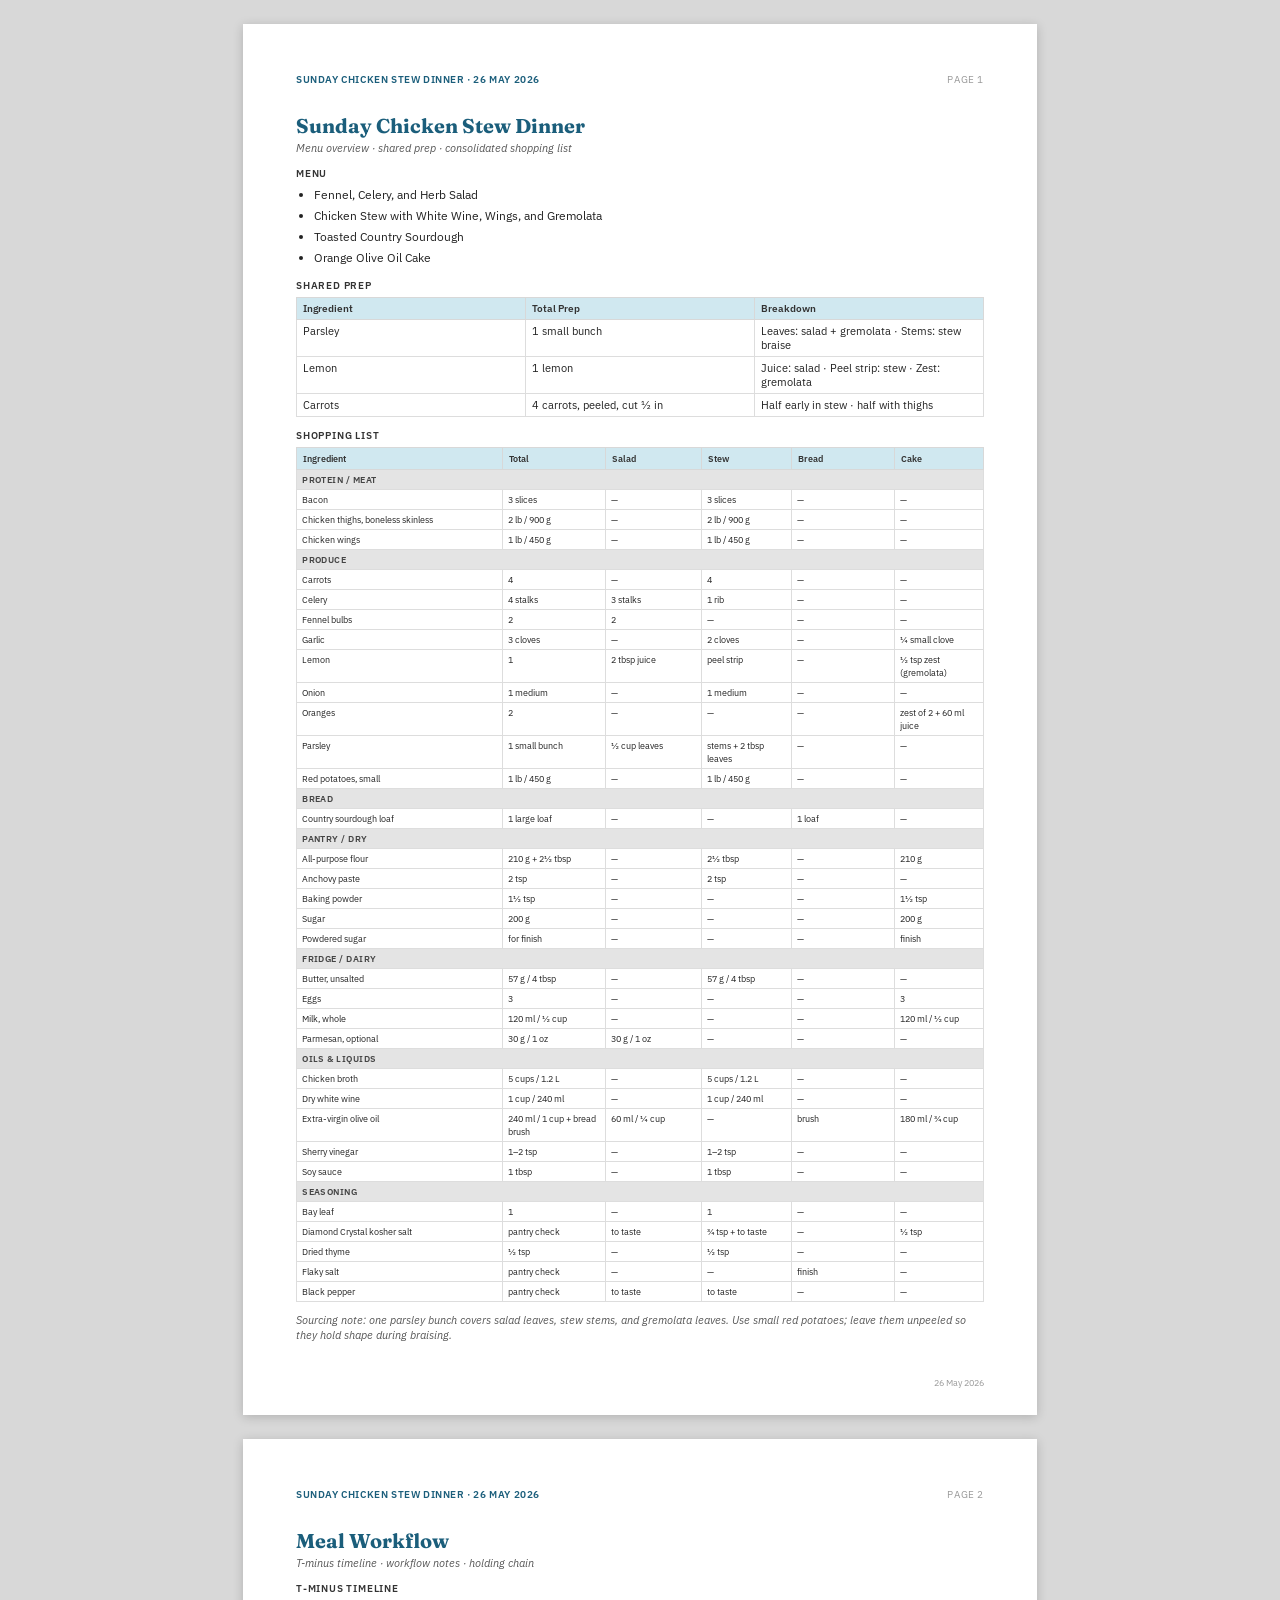
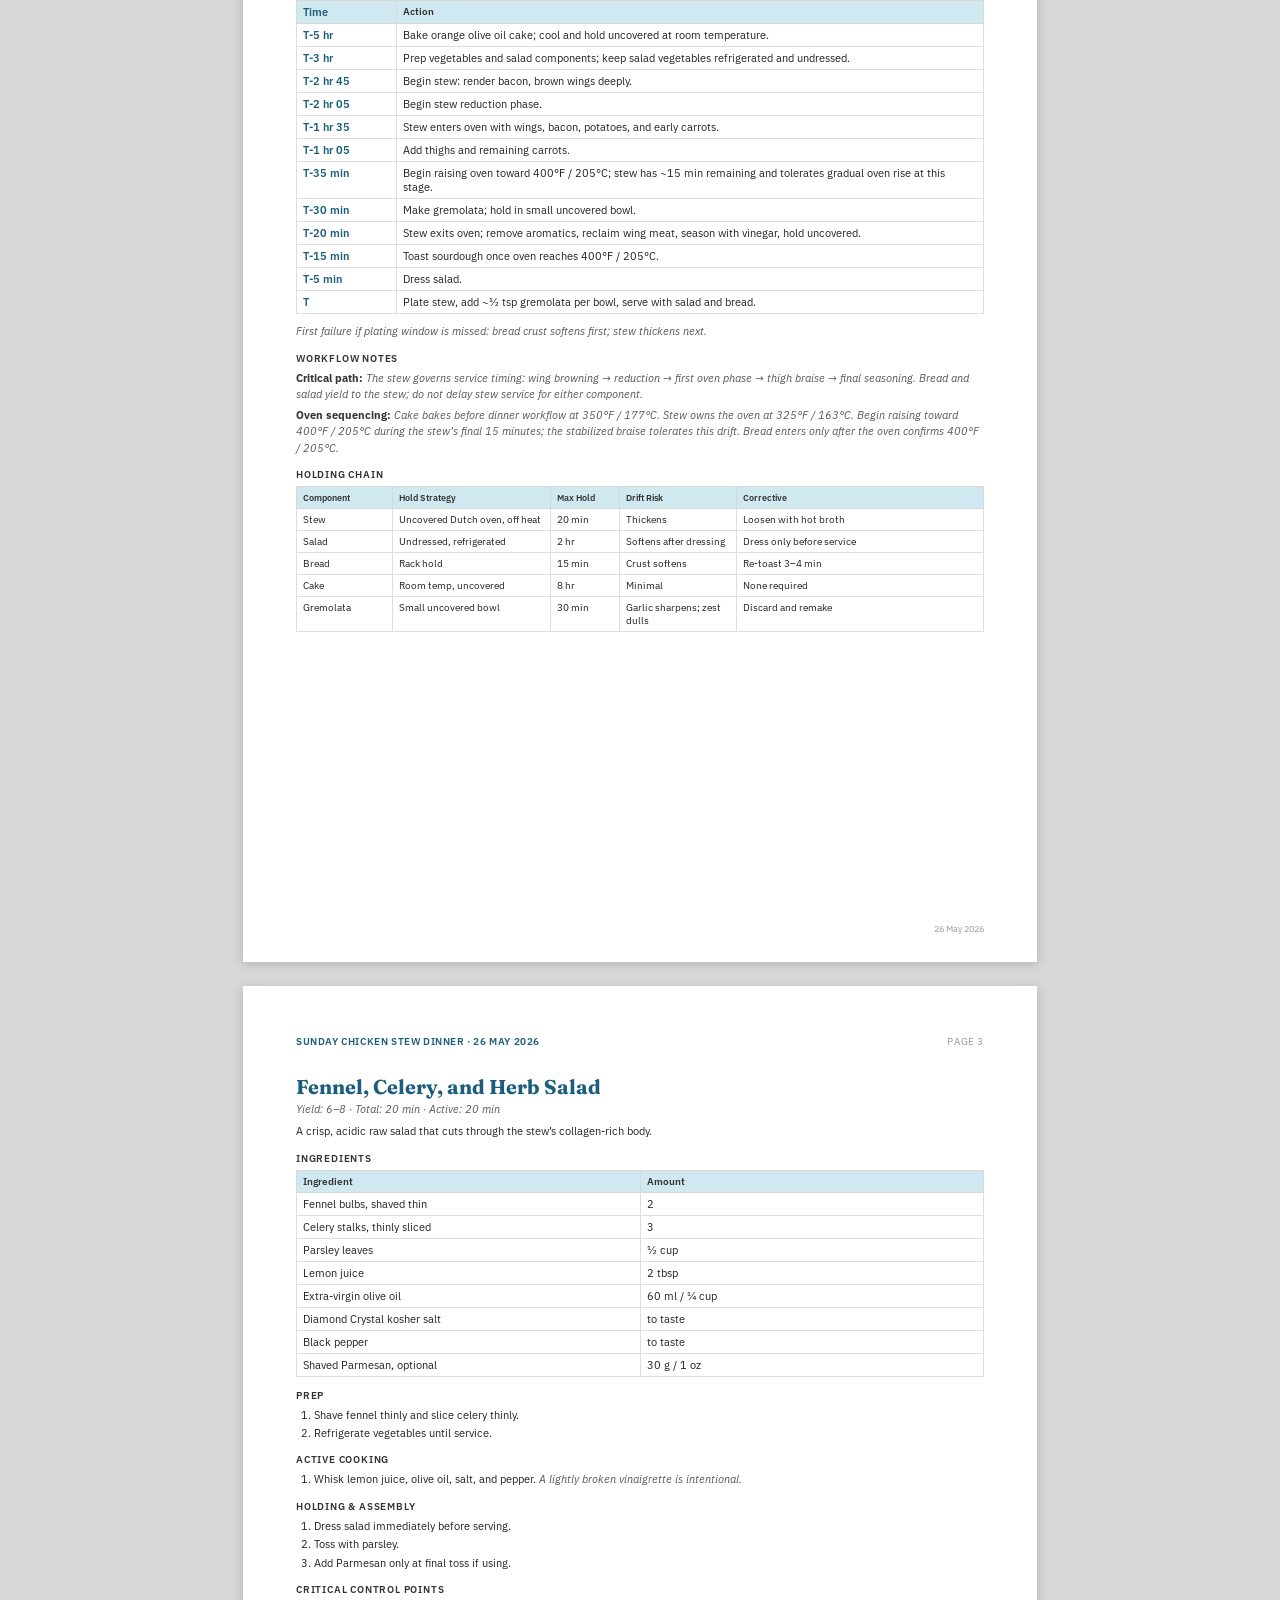
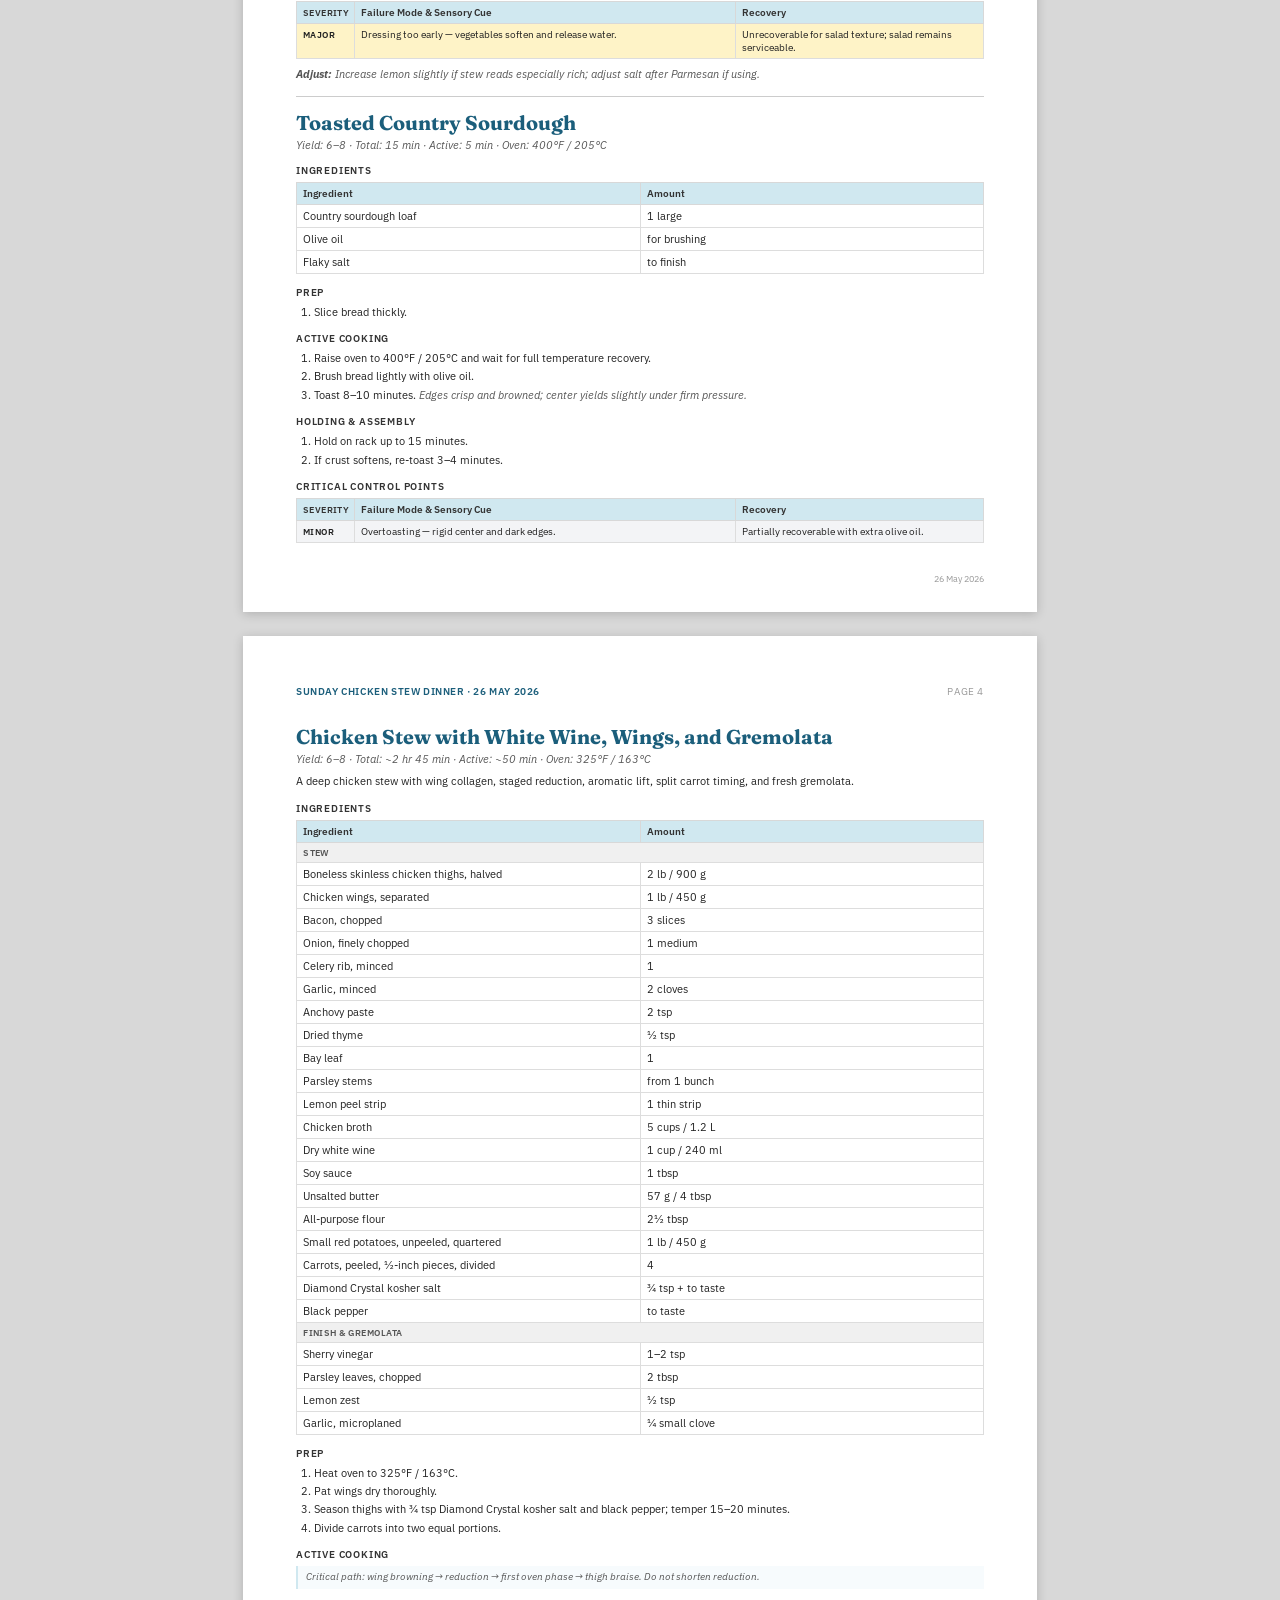
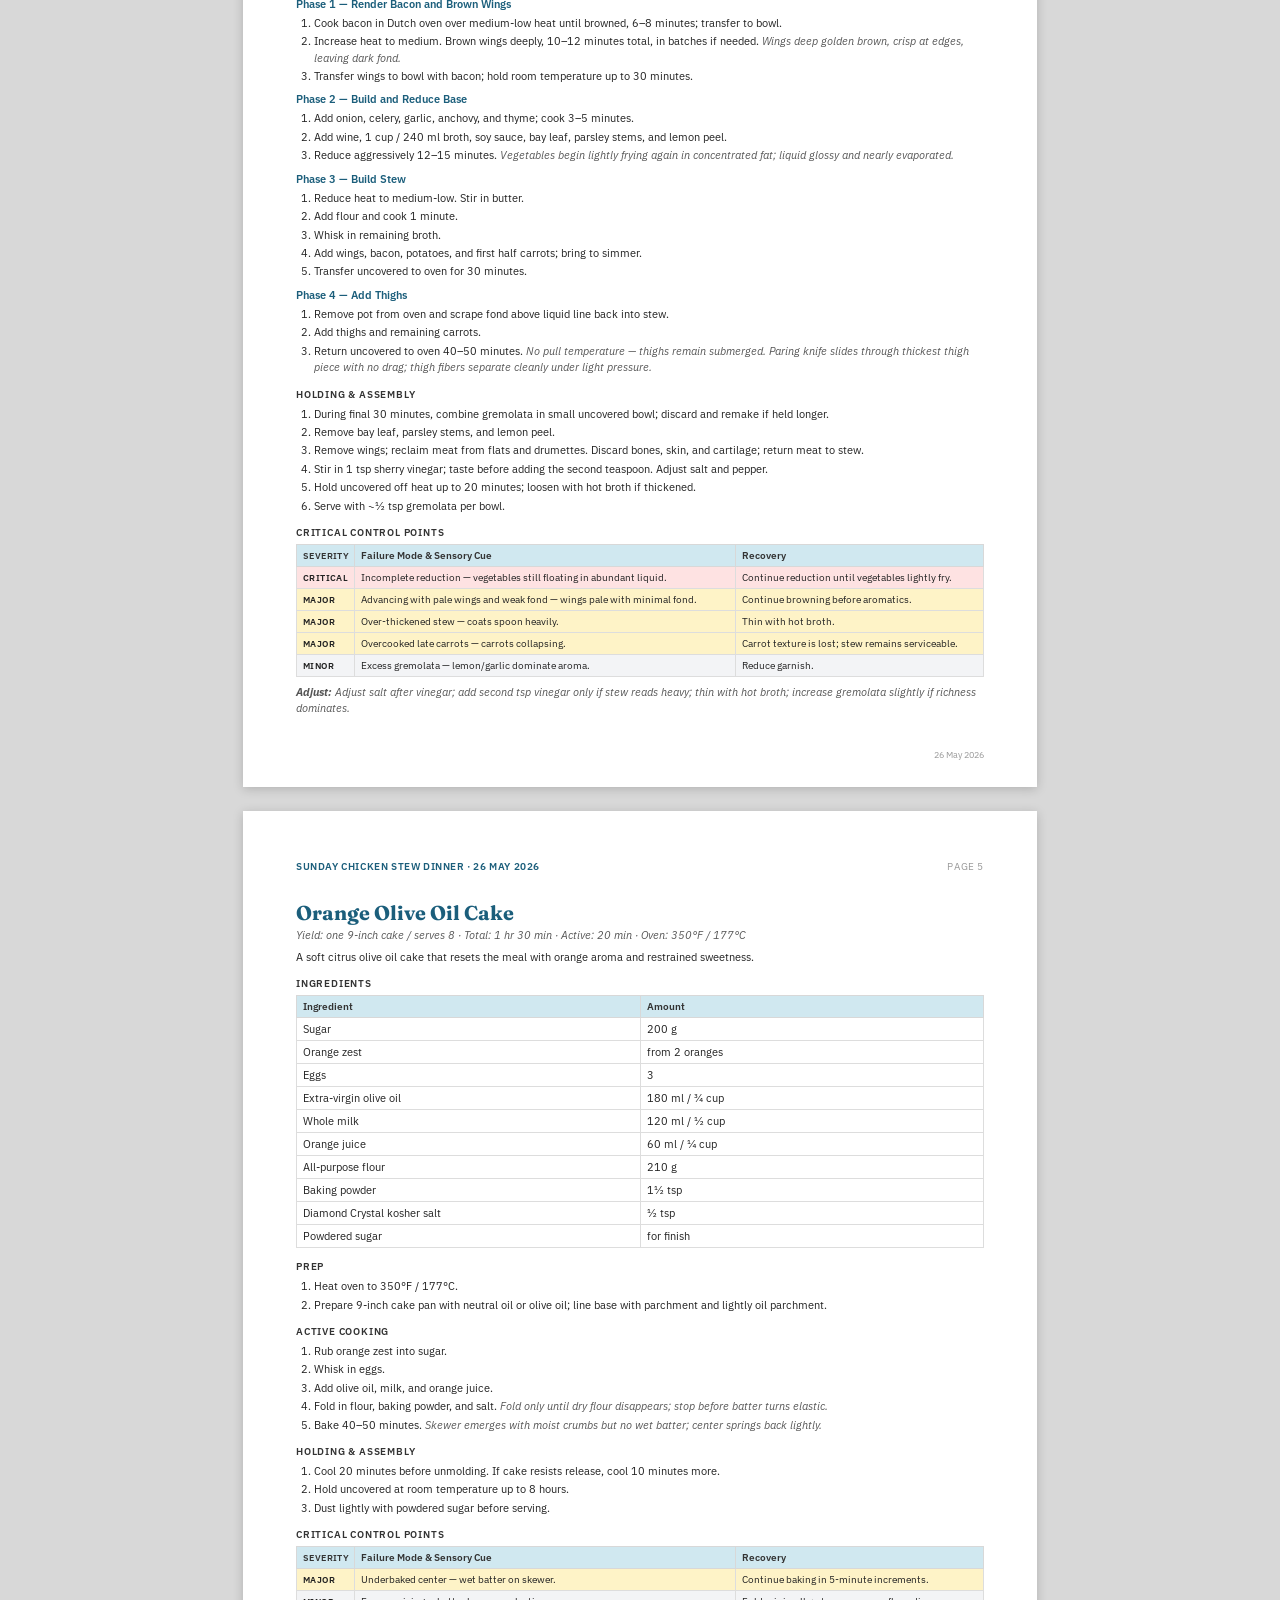
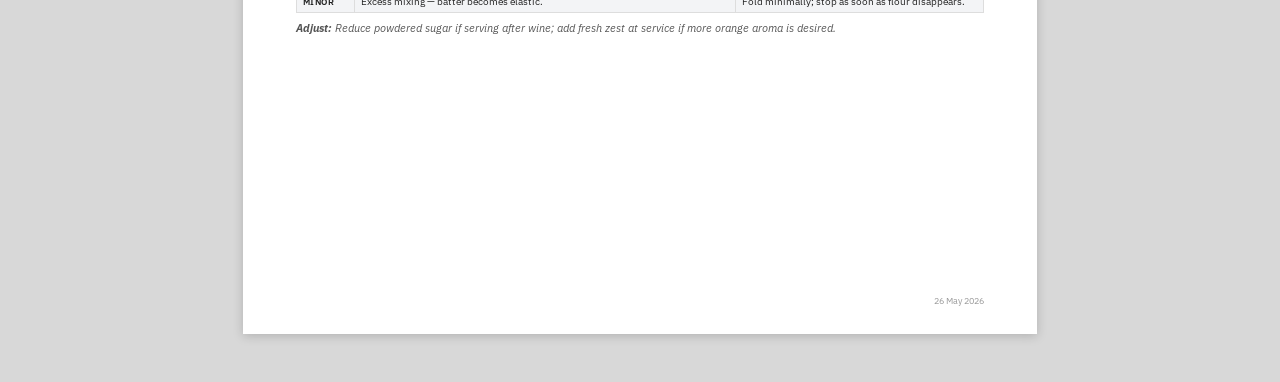
<file: site/docs/chicken-stew-sunday/v1/chicken-stew-sunday.html>
<!DOCTYPE html>
<html lang="en">
<head>
<meta charset="UTF-8">
<meta name="viewport" content="width=device-width, initial-scale=1.0">
<title>Sunday Chicken Stew Dinner Cooking Sheet</title>
<link href="https://fonts.googleapis.com/css2?family=IBM+Plex+Sans:ital,wght@0,400;0,500;0,600;1,400&family=Fraunces:opsz,wght@9..144,700&display=swap" rel="stylesheet">
<style>
:root{--teal:#1B5E7B;--teal-light:#D0E8F0;--gray-dark:#333333;--gray-mid:#555555;--gray-light:#F0F0F0;--crit-bg:#FEE2E2;--major-bg:#FEF3C7;--minor-bg:#F3F4F6;}
*{box-sizing:border-box} body{margin:0;background:#d8d8d8;padding:24px;font-family:'IBM Plex Sans',sans-serif;color:#222}.page{width:210mm;min-height:297mm;margin:0 auto 24px;background:#fff;padding:13mm 14mm 16mm;box-shadow:0 2px 10px rgba(0,0,0,.18);position:relative}.runhead{display:flex;justify-content:space-between;align-items:center;margin-bottom:7mm;font-size:7.5pt;text-transform:uppercase;letter-spacing:.06em}.runhead .left{color:var(--teal);font-weight:600}.runhead .right{color:#999}.footer{position:absolute;right:14mm;bottom:7mm;color:#999;font-size:7pt}h1{font-family:'Fraunces',serif;font-size:15pt;color:var(--teal);margin:0 0 3px;font-weight:700}h2{font-size:7.5pt;color:var(--gray-dark);font-weight:600;text-transform:uppercase;letter-spacing:.08em;margin:12px 0 5px}h3{font-size:8pt;color:var(--teal);font-weight:600;margin:8px 0 4px}.subtitle{font-size:8pt;color:#555;font-style:italic;margin:0 0 7px}.overview{font-size:8.5pt;line-height:1.45;margin:0 0 8px}.menu-list{font-size:9pt;line-height:1.6;margin:0 0 8px 18px}.note,.adjust{font-size:8pt;color:var(--gray-mid);font-style:italic;line-height:1.45}.adjust{margin-top:7px}.wf-notes{font-size:8pt;color:var(--gray-mid);font-style:italic;line-height:1.55;margin-bottom:8px}.wf-notes p{margin:0 0 4px}.wf-notes strong{font-style:normal;color:var(--gray-dark)}.wf-summary{font-size:7.5pt;color:var(--gray-mid);font-style:italic;background:#f7fbfd;border-left:2.5px solid var(--teal-light);padding:4px 8px;margin-bottom:5px;line-height:1.45}.cue{font-style:italic;color:var(--gray-mid)}ol{font-size:8.5pt;line-height:1.45;margin:0 0 6px 18px;padding:0}ul{font-size:8.5pt;line-height:1.45;margin:0 0 6px 18px;padding:0}li{margin-bottom:2px}table{table-layout:fixed;width:100%;border-collapse:collapse;margin:5px 0 8px}th{background:var(--teal-light);color:var(--gray-dark);font-size:7.5pt;font-weight:600;text-align:left;padding:4px 6px;border:1px solid #d8d8d8}td{font-size:8pt;padding:4px 6px;border:1px solid #ddd;vertical-align:top;word-wrap:break-word}.shop-table{font-size:7.5pt}.shop-table th{font-size:7pt}.shop-table td{font-size:7pt;padding:3px 5px}.shop-sec td{background:#e4e4e4;font-size:7pt;font-weight:600;text-transform:uppercase;letter-spacing:.05em;color:#444}.tmin-table th:nth-child(1),.tmin-table td:first-child{width:100px;font-weight:600;color:var(--teal);white-space:nowrap;font-size:8pt}.hold-table{font-size:7.5pt}.hold-table th{font-size:7pt}.hold-table td{font-size:7.5pt}.hold-table th:nth-child(1),.hold-table td:nth-child(1){width:14%}.hold-table th:nth-child(2),.hold-table td:nth-child(2){width:23%}.hold-table th:nth-child(3),.hold-table td:nth-child(3){width:10%}.hold-table th:nth-child(4),.hold-table td:nth-child(4){width:17%}.hold-table th:nth-child(5),.hold-table td:nth-child(5){width:36%}.ing-table td:first-child{width:67%}.ing-table td:last-child{width:33%;font-variant-numeric:tabular-nums}.ing-section td{background:var(--gray-light);font-size:7pt;text-transform:uppercase;letter-spacing:.05em;color:var(--gray-mid);font-weight:600;padding:3px 6px}.ccp-table th:nth-child(1),.ccp-table td:nth-child(1){width:58px;font-size:7pt;text-transform:uppercase;letter-spacing:.04em;font-weight:600;white-space:nowrap}.ccp-table th:nth-child(2),.ccp-table td:nth-child(2){width:57%}.ccp-table th:nth-child(3),.ccp-table td:nth-child(3){width:37%}.ccp-table td{font-size:7.5pt}.crit td{background:var(--crit-bg)}.major td{background:var(--major-bg)}.minor td{background:var(--minor-bg)}.dish-div{border:0;border-top:1px solid #ccc;margin:13px 0}.cols{display:grid;grid-template-columns:1fr 1fr;gap:8px}.tight h2{margin-top:8px}.small{font-size:7.5pt;color:var(--gray-mid)}
@media print{body{background:white;padding:0}.page{width:100%;min-height:auto;margin:0;padding:13mm 14mm 18mm;box-shadow:none;page-break-after:always}.page:last-child{page-break-after:avoid}@page{size:A4;margin:0}}
</style>
</head>
<body>

<section class="page">
  <div class="runhead"><div class="left">Sunday Chicken Stew Dinner · 26 May 2026</div><div class="right">Page 1</div></div>
  <h1>Sunday Chicken Stew Dinner</h1>
  <p class="subtitle">Menu overview · shared prep · consolidated shopping list</p>
  <h2>Menu</h2>
  <ul class="menu-list">
    <li>Fennel, Celery, and Herb Salad</li>
    <li>Chicken Stew with White Wine, Wings, and Gremolata</li>
    <li>Toasted Country Sourdough</li>
    <li>Orange Olive Oil Cake</li>
  </ul>
  <h2>Shared Prep</h2>
  <table>
    <tr><th>Ingredient</th><th>Total Prep</th><th>Breakdown</th></tr>
    <tr><td>Parsley</td><td>1 small bunch</td><td>Leaves: salad + gremolata · Stems: stew braise</td></tr>
    <tr><td>Lemon</td><td>1 lemon</td><td>Juice: salad · Peel strip: stew · Zest: gremolata</td></tr>
    <tr><td>Carrots</td><td>4 carrots, peeled, cut ½ in</td><td>Half early in stew · half with thighs</td></tr>
  </table>
  <h2>Shopping List</h2>
  <table class="shop-table">
    <tr><th style="width:30%">Ingredient</th><th style="width:15%">Total</th><th style="width:14%">Salad</th><th style="width:13%">Stew</th><th style="width:15%">Bread</th><th style="width:13%">Cake</th></tr>
    <tr class="shop-sec"><td colspan="6">Protein / Meat</td></tr>
    <tr><td>Bacon</td><td>3 slices</td><td>—</td><td>3 slices</td><td>—</td><td>—</td></tr>
    <tr><td>Chicken thighs, boneless skinless</td><td>2 lb / 900 g</td><td>—</td><td>2 lb / 900 g</td><td>—</td><td>—</td></tr>
    <tr><td>Chicken wings</td><td>1 lb / 450 g</td><td>—</td><td>1 lb / 450 g</td><td>—</td><td>—</td></tr>
    <tr class="shop-sec"><td colspan="6">Produce</td></tr>
    <tr><td>Carrots</td><td>4</td><td>—</td><td>4</td><td>—</td><td>—</td></tr>
    <tr><td>Celery</td><td>4 stalks</td><td>3 stalks</td><td>1 rib</td><td>—</td><td>—</td></tr>
    <tr><td>Fennel bulbs</td><td>2</td><td>2</td><td>—</td><td>—</td><td>—</td></tr>
    <tr><td>Garlic</td><td>3 cloves</td><td>—</td><td>2 cloves</td><td>—</td><td>¼ small clove</td></tr>
    <tr><td>Lemon</td><td>1</td><td>2 tbsp juice</td><td>peel strip</td><td>—</td><td>½ tsp zest (gremolata)</td></tr>
    <tr><td>Onion</td><td>1 medium</td><td>—</td><td>1 medium</td><td>—</td><td>—</td></tr>
    <tr><td>Oranges</td><td>2</td><td>—</td><td>—</td><td>—</td><td>zest of 2 + 60 ml juice</td></tr>
    <tr><td>Parsley</td><td>1 small bunch</td><td>½ cup leaves</td><td>stems + 2 tbsp leaves</td><td>—</td><td>—</td></tr>
    <tr><td>Red potatoes, small</td><td>1 lb / 450 g</td><td>—</td><td>1 lb / 450 g</td><td>—</td><td>—</td></tr>
    <tr class="shop-sec"><td colspan="6">Bread</td></tr>
    <tr><td>Country sourdough loaf</td><td>1 large loaf</td><td>—</td><td>—</td><td>1 loaf</td><td>—</td></tr>
    <tr class="shop-sec"><td colspan="6">Pantry / Dry</td></tr>
    <tr><td>All-purpose flour</td><td>210 g + 2½ tbsp</td><td>—</td><td>2½ tbsp</td><td>—</td><td>210 g</td></tr>
    <tr><td>Anchovy paste</td><td>2 tsp</td><td>—</td><td>2 tsp</td><td>—</td><td>—</td></tr>
    <tr><td>Baking powder</td><td>1½ tsp</td><td>—</td><td>—</td><td>—</td><td>1½ tsp</td></tr>
    <tr><td>Sugar</td><td>200 g</td><td>—</td><td>—</td><td>—</td><td>200 g</td></tr>
    <tr><td>Powdered sugar</td><td>for finish</td><td>—</td><td>—</td><td>—</td><td>finish</td></tr>
    <tr class="shop-sec"><td colspan="6">Fridge / Dairy</td></tr>
    <tr><td>Butter, unsalted</td><td>57 g / 4 tbsp</td><td>—</td><td>57 g / 4 tbsp</td><td>—</td><td>—</td></tr>
    <tr><td>Eggs</td><td>3</td><td>—</td><td>—</td><td>—</td><td>3</td></tr>
    <tr><td>Milk, whole</td><td>120 ml / ½ cup</td><td>—</td><td>—</td><td>—</td><td>120 ml / ½ cup</td></tr>
    <tr><td>Parmesan, optional</td><td>30 g / 1 oz</td><td>30 g / 1 oz</td><td>—</td><td>—</td><td>—</td></tr>
    <tr class="shop-sec"><td colspan="6">Oils & Liquids</td></tr>
    <tr><td>Chicken broth</td><td>5 cups / 1.2 L</td><td>—</td><td>5 cups / 1.2 L</td><td>—</td><td>—</td></tr>
    <tr><td>Dry white wine</td><td>1 cup / 240 ml</td><td>—</td><td>1 cup / 240 ml</td><td>—</td><td>—</td></tr>
    <tr><td>Extra-virgin olive oil</td><td>240 ml / 1 cup + bread brush</td><td>60 ml / ¼ cup</td><td>—</td><td>brush</td><td>180 ml / ¾ cup</td></tr>
    <tr><td>Sherry vinegar</td><td>1–2 tsp</td><td>—</td><td>1–2 tsp</td><td>—</td><td>—</td></tr>
    <tr><td>Soy sauce</td><td>1 tbsp</td><td>—</td><td>1 tbsp</td><td>—</td><td>—</td></tr>
    <tr class="shop-sec"><td colspan="6">Seasoning</td></tr>
    <tr><td>Bay leaf</td><td>1</td><td>—</td><td>1</td><td>—</td><td>—</td></tr>
    <tr><td>Diamond Crystal kosher salt</td><td>pantry check</td><td>to taste</td><td>¾ tsp + to taste</td><td>—</td><td>½ tsp</td></tr>
    <tr><td>Dried thyme</td><td>½ tsp</td><td>—</td><td>½ tsp</td><td>—</td><td>—</td></tr>
    <tr><td>Flaky salt</td><td>pantry check</td><td>—</td><td>—</td><td>finish</td><td>—</td></tr>
    <tr><td>Black pepper</td><td>pantry check</td><td>to taste</td><td>to taste</td><td>—</td><td>—</td></tr>
  </table>
  <p class="note">Sourcing note: one parsley bunch covers salad leaves, stew stems, and gremolata leaves. Use small red potatoes; leave them unpeeled so they hold shape during braising.</p>
  <div class="footer">26 May 2026</div>
</section>

<section class="page">
  <div class="runhead"><div class="left">Sunday Chicken Stew Dinner · 26 May 2026</div><div class="right">Page 2</div></div>
  <h1>Meal Workflow</h1>
  <p class="subtitle">T-minus timeline · workflow notes · holding chain</p>
  <h2>T-Minus Timeline</h2>
  <table class="tmin-table">
    <tr><th>Time</th><th>Action</th></tr>
    <tr><td>T-5 hr</td><td>Bake orange olive oil cake; cool and hold uncovered at room temperature.</td></tr>
    <tr><td>T-3 hr</td><td>Prep vegetables and salad components; keep salad vegetables refrigerated and undressed.</td></tr>
    <tr><td>T-2 hr 45</td><td>Begin stew: render bacon, brown wings deeply.</td></tr>
    <tr><td>T-2 hr 05</td><td>Begin stew reduction phase.</td></tr>
    <tr><td>T-1 hr 35</td><td>Stew enters oven with wings, bacon, potatoes, and early carrots.</td></tr>
    <tr><td>T-1 hr 05</td><td>Add thighs and remaining carrots.</td></tr>
    <tr><td>T-35 min</td><td>Begin raising oven toward 400°F / 205°C; stew has ~15 min remaining and tolerates gradual oven rise at this stage.</td></tr>
    <tr><td>T-30 min</td><td>Make gremolata; hold in small uncovered bowl.</td></tr>
    <tr><td>T-20 min</td><td>Stew exits oven; remove aromatics, reclaim wing meat, season with vinegar, hold uncovered.</td></tr>
    <tr><td>T-15 min</td><td>Toast sourdough once oven reaches 400°F / 205°C.</td></tr>
    <tr><td>T-5 min</td><td>Dress salad.</td></tr>
    <tr><td>T</td><td>Plate stew, add ~½ tsp gremolata per bowl, serve with salad and bread.</td></tr>
  </table>
  <p class="note">First failure if plating window is missed: bread crust softens first; stew thickens next.</p>
  <h2>Workflow Notes</h2>
  <div class="wf-notes">
    <p><strong>Critical path:</strong> The stew governs service timing: wing browning → reduction → first oven phase → thigh braise → final seasoning. Bread and salad yield to the stew; do not delay stew service for either component.</p>
    <p><strong>Oven sequencing:</strong> Cake bakes before dinner workflow at 350°F / 177°C. Stew owns the oven at 325°F / 163°C. Begin raising toward 400°F / 205°C during the stew’s final 15 minutes; the stabilized braise tolerates this drift. Bread enters only after the oven confirms 400°F / 205°C.</p>
  </div>
  <h2>Holding Chain</h2>
  <table class="hold-table">
    <tr><th>Component</th><th>Hold Strategy</th><th>Max Hold</th><th>Drift Risk</th><th>Corrective</th></tr>
    <tr><td>Stew</td><td>Uncovered Dutch oven, off heat</td><td>20 min</td><td>Thickens</td><td>Loosen with hot broth</td></tr>
    <tr><td>Salad</td><td>Undressed, refrigerated</td><td>2 hr</td><td>Softens after dressing</td><td>Dress only before service</td></tr>
    <tr><td>Bread</td><td>Rack hold</td><td>15 min</td><td>Crust softens</td><td>Re-toast 3–4 min</td></tr>
    <tr><td>Cake</td><td>Room temp, uncovered</td><td>8 hr</td><td>Minimal</td><td>None required</td></tr>
    <tr><td>Gremolata</td><td>Small uncovered bowl</td><td>30 min</td><td>Garlic sharpens; zest dulls</td><td>Discard and remake</td></tr>
  </table>
  <div class="footer">26 May 2026</div>
</section>

<section class="page">
  <div class="runhead"><div class="left">Sunday Chicken Stew Dinner · 26 May 2026</div><div class="right">Page 3</div></div>
  <h1>Fennel, Celery, and Herb Salad</h1>
  <p class="subtitle">Yield: 6–8 · Total: 20 min · Active: 20 min</p>
  <p class="overview">A crisp, acidic raw salad that cuts through the stew’s collagen-rich body.</p>
  <h2>Ingredients</h2>
  <table class="ing-table">
    <tr><th>Ingredient</th><th>Amount</th></tr>
    <tr><td>Fennel bulbs, shaved thin</td><td>2</td></tr>
    <tr><td>Celery stalks, thinly sliced</td><td>3</td></tr>
    <tr><td>Parsley leaves</td><td>½ cup</td></tr>
    <tr><td>Lemon juice</td><td>2 tbsp</td></tr>
    <tr><td>Extra-virgin olive oil</td><td>60 ml / ¼ cup</td></tr>
    <tr><td>Diamond Crystal kosher salt</td><td>to taste</td></tr>
    <tr><td>Black pepper</td><td>to taste</td></tr>
    <tr><td>Shaved Parmesan, optional</td><td>30 g / 1 oz</td></tr>
  </table>
  <h2>Prep</h2>
  <ol><li>Shave fennel thinly and slice celery thinly.</li><li>Refrigerate vegetables until service.</li></ol>
  <h2>Active Cooking</h2>
  <ol><li>Whisk lemon juice, olive oil, salt, and pepper. <span class="cue">A lightly broken vinaigrette is intentional.</span></li></ol>
  <h2>Holding & Assembly</h2>
  <ol><li>Dress salad immediately before serving.</li><li>Toss with parsley.</li><li>Add Parmesan only at final toss if using.</li></ol>
  <h2>Critical Control Points</h2>
  <table class="ccp-table"><tr><th>Severity</th><th>Failure Mode & Sensory Cue</th><th>Recovery</th></tr><tr class="major"><td>Major</td><td>Dressing too early — vegetables soften and release water.</td><td>Unrecoverable for salad texture; salad remains serviceable.</td></tr></table>
  <p class="adjust"><strong>Adjust:</strong> Increase lemon slightly if stew reads especially rich; adjust salt after Parmesan if using.</p>
  <hr class="dish-div">
  <h1>Toasted Country Sourdough</h1>
  <p class="subtitle">Yield: 6–8 · Total: 15 min · Active: 5 min · Oven: 400°F / 205°C</p>
  <h2>Ingredients</h2>
  <table class="ing-table"><tr><th>Ingredient</th><th>Amount</th></tr><tr><td>Country sourdough loaf</td><td>1 large</td></tr><tr><td>Olive oil</td><td>for brushing</td></tr><tr><td>Flaky salt</td><td>to finish</td></tr></table>
  <h2>Prep</h2><ol><li>Slice bread thickly.</li></ol>
  <h2>Active Cooking</h2><ol><li>Raise oven to 400°F / 205°C and wait for full temperature recovery.</li><li>Brush bread lightly with olive oil.</li><li>Toast 8–10 minutes. <span class="cue">Edges crisp and browned; center yields slightly under firm pressure.</span></li></ol>
  <h2>Holding & Assembly</h2><ol><li>Hold on rack up to 15 minutes.</li><li>If crust softens, re-toast 3–4 minutes.</li></ol>
  <h2>Critical Control Points</h2><table class="ccp-table"><tr><th>Severity</th><th>Failure Mode & Sensory Cue</th><th>Recovery</th></tr><tr class="minor"><td>Minor</td><td>Overtoasting — rigid center and dark edges.</td><td>Partially recoverable with extra olive oil.</td></tr></table>
  <div class="footer">26 May 2026</div>
</section>

<section class="page">
  <div class="runhead"><div class="left">Sunday Chicken Stew Dinner · 26 May 2026</div><div class="right">Page 4</div></div>
  <h1>Chicken Stew with White Wine, Wings, and Gremolata</h1>
  <p class="subtitle">Yield: 6–8 · Total: ~2 hr 45 min · Active: ~50 min · Oven: 325°F / 163°C</p>
  <p class="overview">A deep chicken stew with wing collagen, staged reduction, aromatic lift, split carrot timing, and fresh gremolata.</p>
  <h2>Ingredients</h2>
  <table class="ing-table">
    <tr><th>Ingredient</th><th>Amount</th></tr>
    <tr class="ing-section"><td colspan="2">Stew</td></tr>
    <tr><td>Boneless skinless chicken thighs, halved</td><td>2 lb / 900 g</td></tr>
    <tr><td>Chicken wings, separated</td><td>1 lb / 450 g</td></tr>
    <tr><td>Bacon, chopped</td><td>3 slices</td></tr>
    <tr><td>Onion, finely chopped</td><td>1 medium</td></tr>
    <tr><td>Celery rib, minced</td><td>1</td></tr>
    <tr><td>Garlic, minced</td><td>2 cloves</td></tr>
    <tr><td>Anchovy paste</td><td>2 tsp</td></tr>
    <tr><td>Dried thyme</td><td>½ tsp</td></tr>
    <tr><td>Bay leaf</td><td>1</td></tr>
    <tr><td>Parsley stems</td><td>from 1 bunch</td></tr>
    <tr><td>Lemon peel strip</td><td>1 thin strip</td></tr>
    <tr><td>Chicken broth</td><td>5 cups / 1.2 L</td></tr>
    <tr><td>Dry white wine</td><td>1 cup / 240 ml</td></tr>
    <tr><td>Soy sauce</td><td>1 tbsp</td></tr>
    <tr><td>Unsalted butter</td><td>57 g / 4 tbsp</td></tr>
    <tr><td>All-purpose flour</td><td>2½ tbsp</td></tr>
    <tr><td>Small red potatoes, unpeeled, quartered</td><td>1 lb / 450 g</td></tr>
    <tr><td>Carrots, peeled, ½-inch pieces, divided</td><td>4</td></tr>
    <tr><td>Diamond Crystal kosher salt</td><td>¾ tsp + to taste</td></tr>
    <tr><td>Black pepper</td><td>to taste</td></tr>
    <tr class="ing-section"><td colspan="2">Finish & Gremolata</td></tr>
    <tr><td>Sherry vinegar</td><td>1–2 tsp</td></tr>
    <tr><td>Parsley leaves, chopped</td><td>2 tbsp</td></tr>
    <tr><td>Lemon zest</td><td>½ tsp</td></tr>
    <tr><td>Garlic, microplaned</td><td>¼ small clove</td></tr>
  </table>
  <h2>Prep</h2>
  <ol><li>Heat oven to 325°F / 163°C.</li><li>Pat wings dry thoroughly.</li><li>Season thighs with ¾ tsp Diamond Crystal kosher salt and black pepper; temper 15–20 minutes.</li><li>Divide carrots into two equal portions.</li></ol>
  <h2>Active Cooking</h2>
  <div class="wf-summary">Critical path: wing browning → reduction → first oven phase → thigh braise. Do not shorten reduction.</div>
  <h3>Phase 1 — Render Bacon and Brown Wings</h3>
  <ol><li>Cook bacon in Dutch oven over medium-low heat until browned, 6–8 minutes; transfer to bowl.</li><li>Increase heat to medium. Brown wings deeply, 10–12 minutes total, in batches if needed. <span class="cue">Wings deep golden brown, crisp at edges, leaving dark fond.</span></li><li>Transfer wings to bowl with bacon; hold room temperature up to 30 minutes.</li></ol>
  <h3>Phase 2 — Build and Reduce Base</h3>
  <ol><li>Add onion, celery, garlic, anchovy, and thyme; cook 3–5 minutes.</li><li>Add wine, 1 cup / 240 ml broth, soy sauce, bay leaf, parsley stems, and lemon peel.</li><li>Reduce aggressively 12–15 minutes. <span class="cue">Vegetables begin lightly frying again in concentrated fat; liquid glossy and nearly evaporated.</span></li></ol>
  <h3>Phase 3 — Build Stew</h3>
  <ol><li>Reduce heat to medium-low. Stir in butter.</li><li>Add flour and cook 1 minute.</li><li>Whisk in remaining broth.</li><li>Add wings, bacon, potatoes, and first half carrots; bring to simmer.</li><li>Transfer uncovered to oven for 30 minutes.</li></ol>
  <h3>Phase 4 — Add Thighs</h3>
  <ol><li>Remove pot from oven and scrape fond above liquid line back into stew.</li><li>Add thighs and remaining carrots.</li><li>Return uncovered to oven 40–50 minutes. <span class="cue">No pull temperature — thighs remain submerged. Paring knife slides through thickest thigh piece with no drag; thigh fibers separate cleanly under light pressure.</span></li></ol>
  <h2>Holding & Assembly</h2>
  <ol><li>During final 30 minutes, combine gremolata in small uncovered bowl; discard and remake if held longer.</li><li>Remove bay leaf, parsley stems, and lemon peel.</li><li>Remove wings; reclaim meat from flats and drumettes. Discard bones, skin, and cartilage; return meat to stew.</li><li>Stir in 1 tsp sherry vinegar; taste before adding the second teaspoon. Adjust salt and pepper.</li><li>Hold uncovered off heat up to 20 minutes; loosen with hot broth if thickened.</li><li>Serve with ~½ tsp gremolata per bowl.</li></ol>
  <h2>Critical Control Points</h2>
  <table class="ccp-table"><tr><th>Severity</th><th>Failure Mode & Sensory Cue</th><th>Recovery</th></tr><tr class="crit"><td>Critical</td><td>Incomplete reduction — vegetables still floating in abundant liquid.</td><td>Continue reduction until vegetables lightly fry.</td></tr><tr class="major"><td>Major</td><td>Advancing with pale wings and weak fond — wings pale with minimal fond.</td><td>Continue browning before aromatics.</td></tr><tr class="major"><td>Major</td><td>Over-thickened stew — coats spoon heavily.</td><td>Thin with hot broth.</td></tr><tr class="major"><td>Major</td><td>Overcooked late carrots — carrots collapsing.</td><td>Carrot texture is lost; stew remains serviceable.</td></tr><tr class="minor"><td>Minor</td><td>Excess gremolata — lemon/garlic dominate aroma.</td><td>Reduce garnish.</td></tr></table>
  <p class="adjust"><strong>Adjust:</strong> Adjust salt after vinegar; add second tsp vinegar only if stew reads heavy; thin with hot broth; increase gremolata slightly if richness dominates.</p>
  <div class="footer">26 May 2026</div>
</section>

<section class="page">
  <div class="runhead"><div class="left">Sunday Chicken Stew Dinner · 26 May 2026</div><div class="right">Page 5</div></div>
  <h1>Orange Olive Oil Cake</h1>
  <p class="subtitle">Yield: one 9-inch cake / serves 8 · Total: 1 hr 30 min · Active: 20 min · Oven: 350°F / 177°C</p>
  <p class="overview">A soft citrus olive oil cake that resets the meal with orange aroma and restrained sweetness.</p>
  <h2>Ingredients</h2>
  <table class="ing-table"><tr><th>Ingredient</th><th>Amount</th></tr><tr><td>Sugar</td><td>200 g</td></tr><tr><td>Orange zest</td><td>from 2 oranges</td></tr><tr><td>Eggs</td><td>3</td></tr><tr><td>Extra-virgin olive oil</td><td>180 ml / ¾ cup</td></tr><tr><td>Whole milk</td><td>120 ml / ½ cup</td></tr><tr><td>Orange juice</td><td>60 ml / ¼ cup</td></tr><tr><td>All-purpose flour</td><td>210 g</td></tr><tr><td>Baking powder</td><td>1½ tsp</td></tr><tr><td>Diamond Crystal kosher salt</td><td>½ tsp</td></tr><tr><td>Powdered sugar</td><td>for finish</td></tr></table>
  <h2>Prep</h2>
  <ol><li>Heat oven to 350°F / 177°C.</li><li>Prepare 9-inch cake pan with neutral oil or olive oil; line base with parchment and lightly oil parchment.</li></ol>
  <h2>Active Cooking</h2>
  <ol><li>Rub orange zest into sugar.</li><li>Whisk in eggs.</li><li>Add olive oil, milk, and orange juice.</li><li>Fold in flour, baking powder, and salt. <span class="cue">Fold only until dry flour disappears; stop before batter turns elastic.</span></li><li>Bake 40–50 minutes. <span class="cue">Skewer emerges with moist crumbs but no wet batter; center springs back lightly.</span></li></ol>
  <h2>Holding & Assembly</h2>
  <ol><li>Cool 20 minutes before unmolding. If cake resists release, cool 10 minutes more.</li><li>Hold uncovered at room temperature up to 8 hours.</li><li>Dust lightly with powdered sugar before serving.</li></ol>
  <h2>Critical Control Points</h2>
  <table class="ccp-table"><tr><th>Severity</th><th>Failure Mode & Sensory Cue</th><th>Recovery</th></tr><tr class="major"><td>Major</td><td>Underbaked center — wet batter on skewer.</td><td>Continue baking in 5-minute increments.</td></tr><tr class="minor"><td>Minor</td><td>Excess mixing — batter becomes elastic.</td><td>Fold minimally; stop as soon as flour disappears.</td></tr></table>
  <p class="adjust"><strong>Adjust:</strong> Reduce powdered sugar if serving after wine; add fresh zest at service if more orange aroma is desired.</p>
  <div class="footer">26 May 2026</div>
</section>

</body>
</html>
</file>
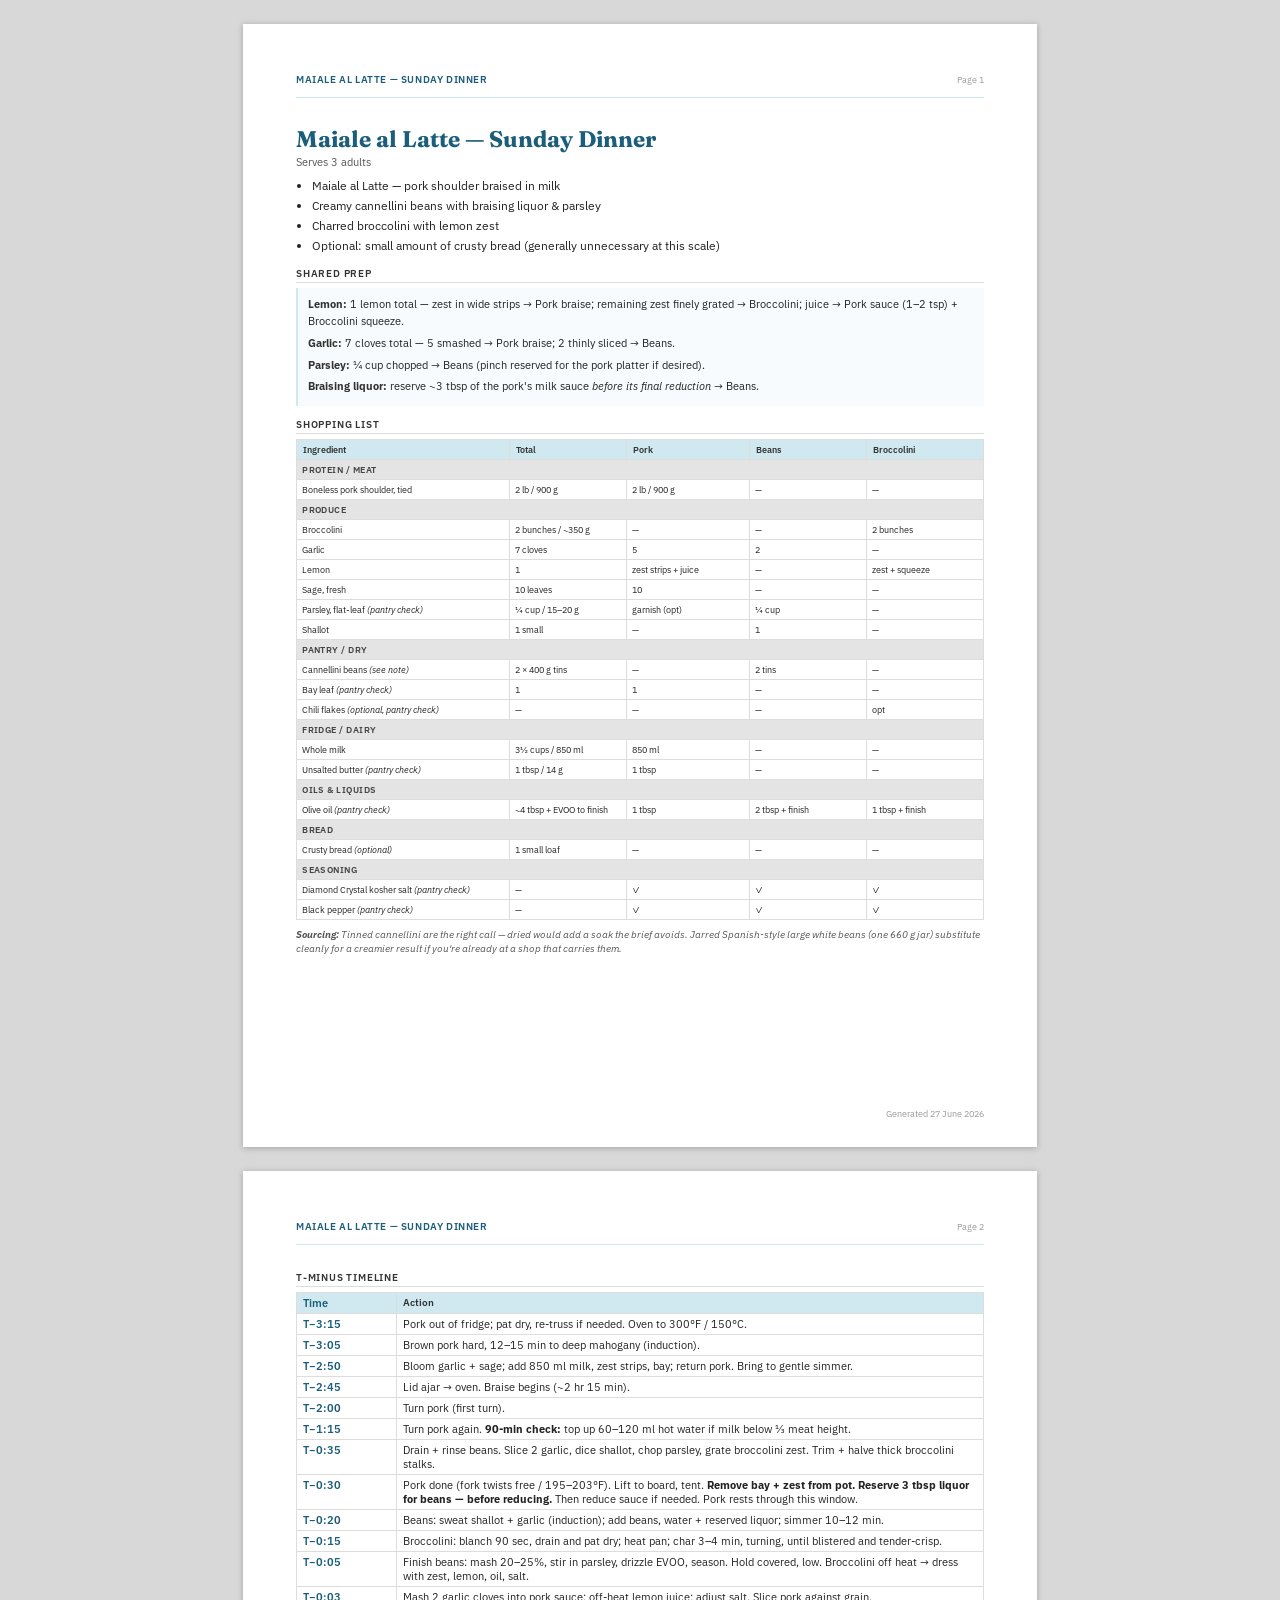
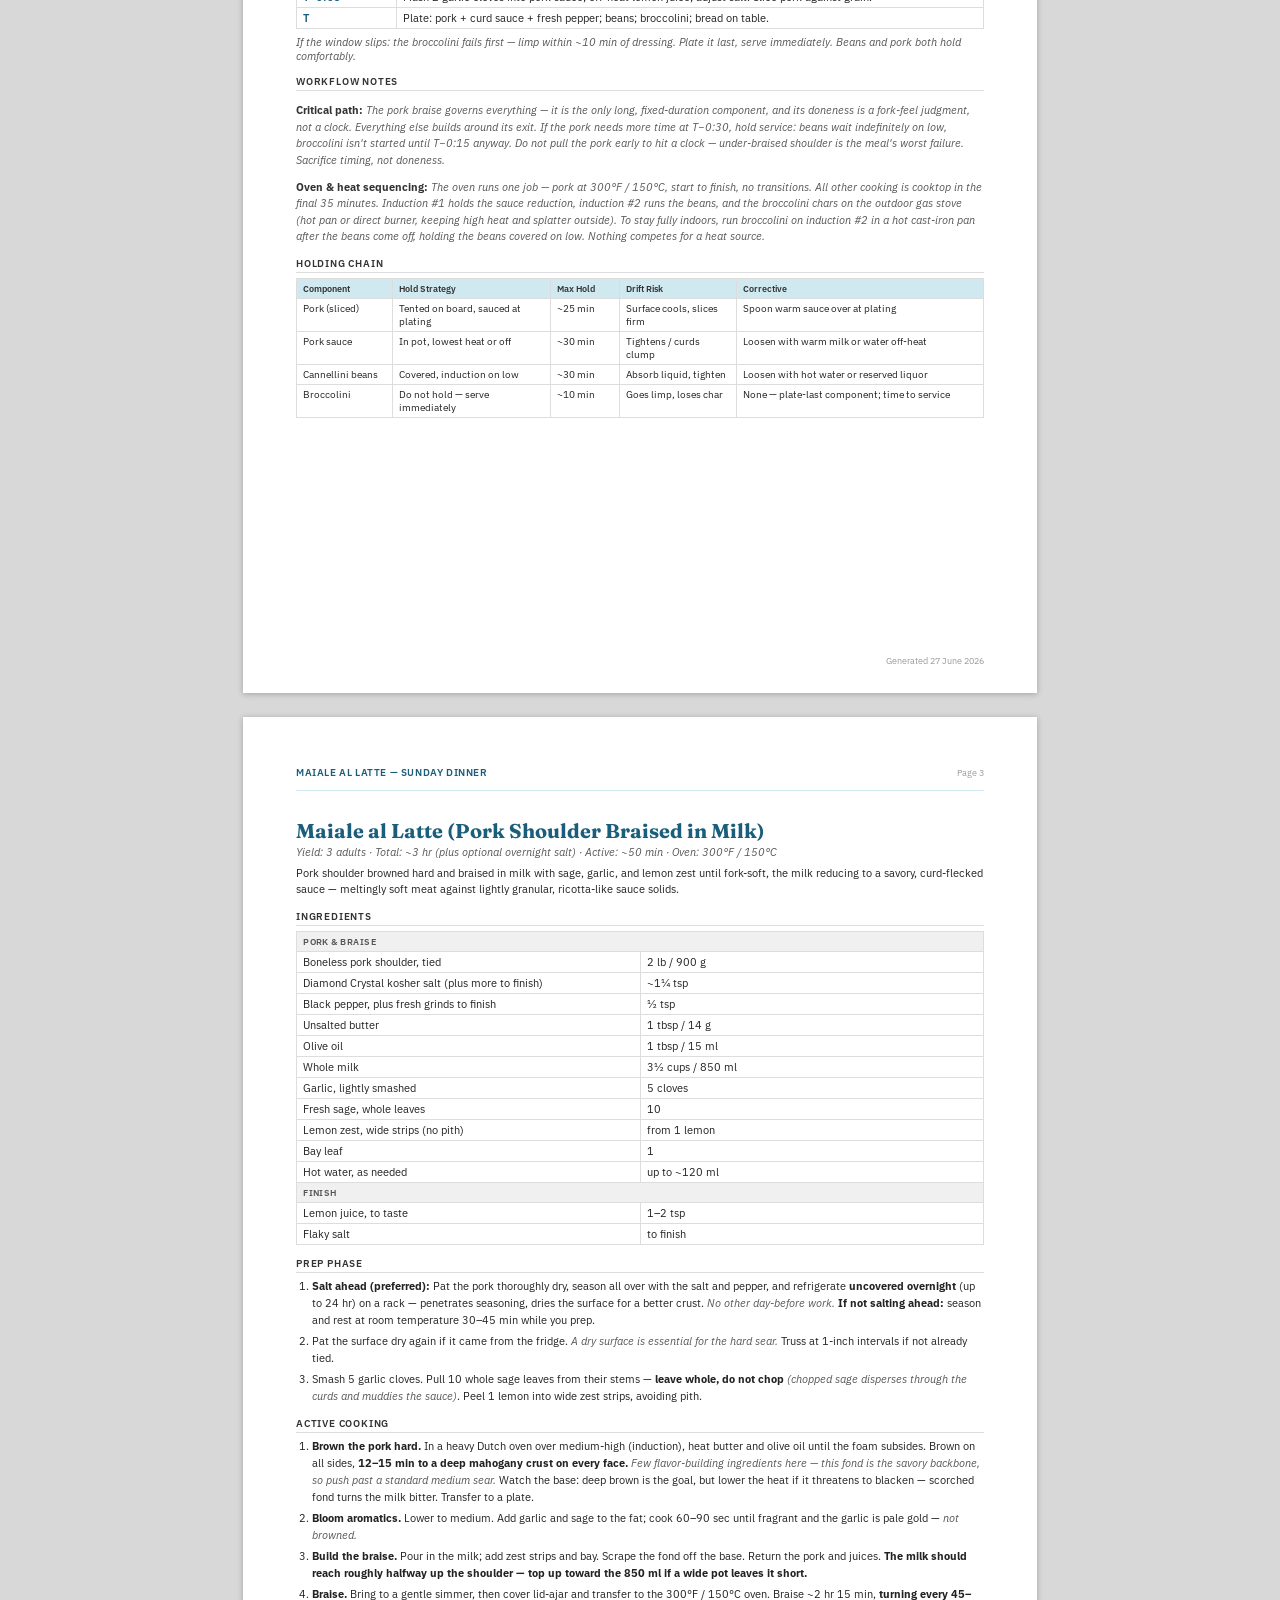
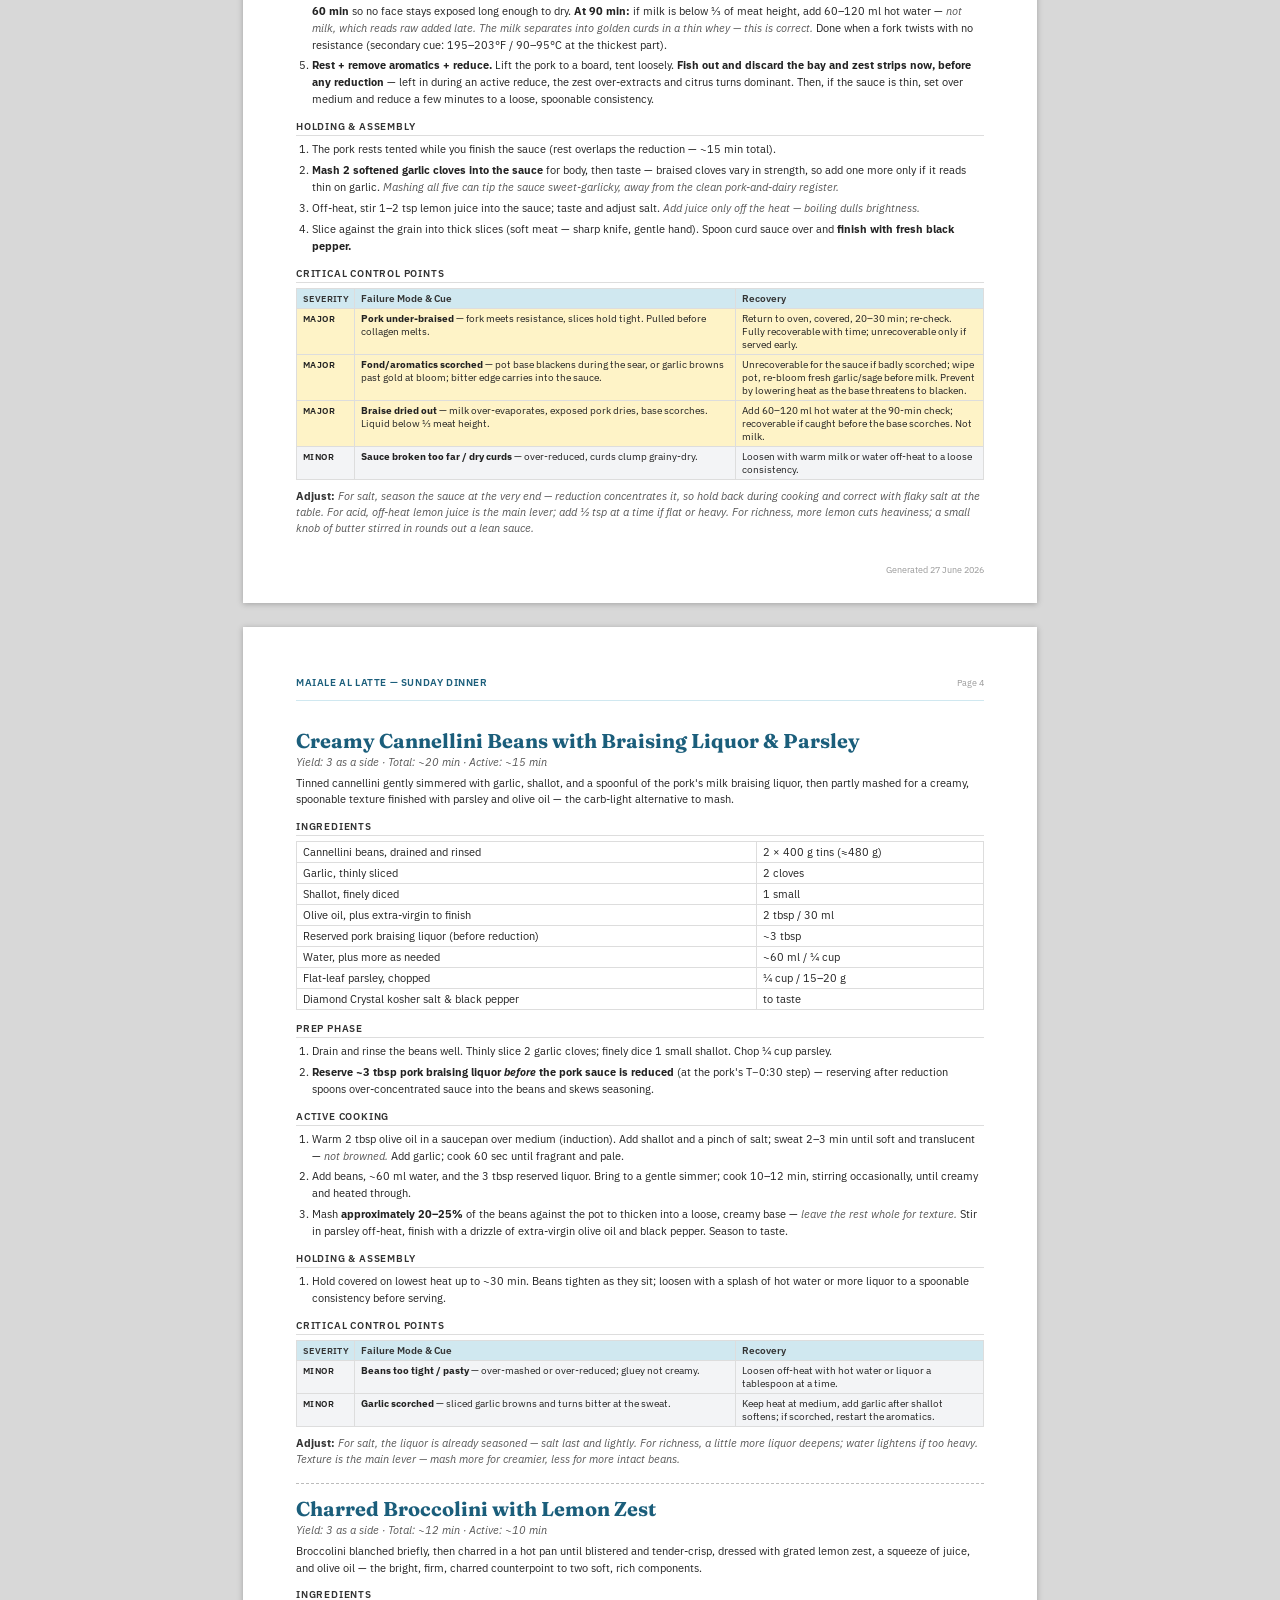
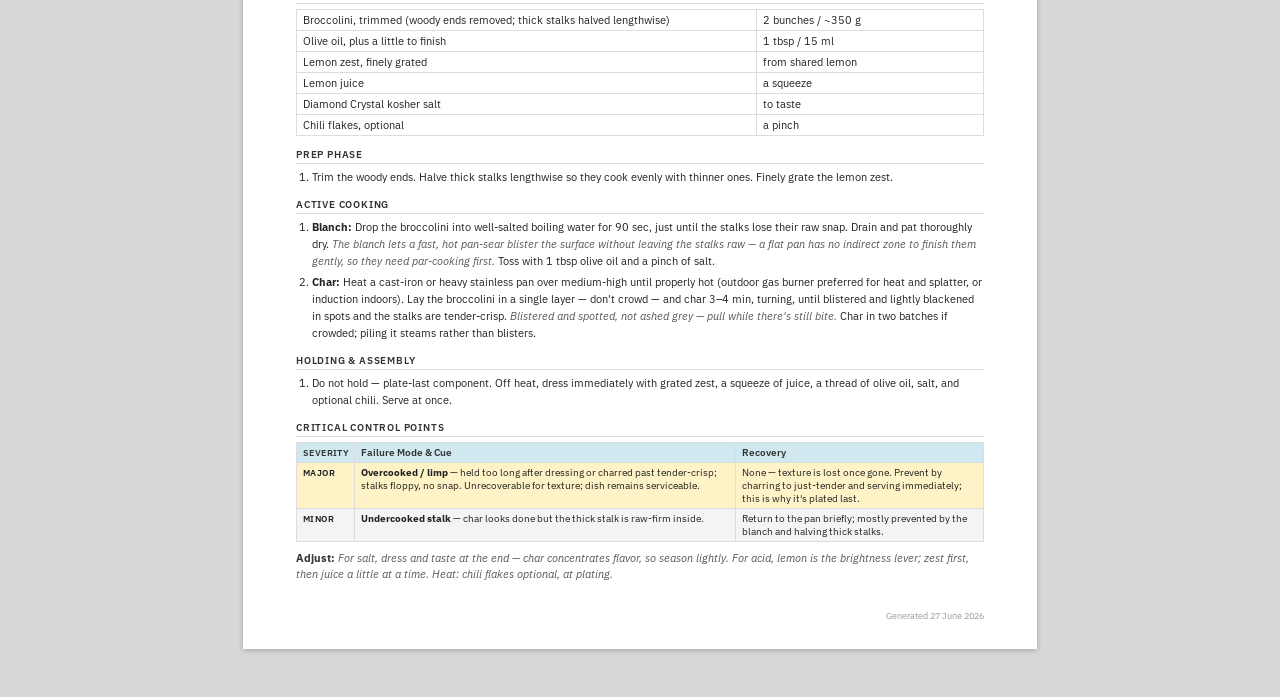
<file: site/docs/maiale-al-latte-dinner/v1/maiale-al-latte-dinner.html>
<!DOCTYPE html>
<html lang="en">
<head>
<meta charset="UTF-8">
<meta name="viewport" content="width=device-width, initial-scale=1.0">
<title>Maiale al Latte — Sunday Dinner</title>
<link href="https://fonts.googleapis.com/css2?family=IBM+Plex+Sans:ital,wght@0,400;0,500;0,600;1,400&family=Fraunces:opsz,wght@9..144,700&display=swap" rel="stylesheet">
<style>
:root {
  --teal:       #1B5E7B;
  --teal-light: #D0E8F0;
  --gray-dark:  #333333;
  --gray-mid:   #555555;
  --gray-light: #F0F0F0;
  --crit-bg:    #FEE2E2;
  --major-bg:   #FEF3C7;
  --minor-bg:   #F3F4F6;
}

* { box-sizing: border-box; }

body {
  background: #d8d8d8;
  margin: 0;
  padding: 24px 0;
  font-family: 'IBM Plex Sans', sans-serif;
  color: #222222;
}

.page {
  width: 210mm;
  min-height: 297mm;
  background: #fff;
  margin: 0 auto 24px;
  padding: 13mm 14mm 16mm;
  box-shadow: 0 1px 6px rgba(0,0,0,0.25);
  position: relative;
}

/* Running header */
.pg-header {
  display: flex;
  justify-content: space-between;
  align-items: baseline;
  border-bottom: 1px solid var(--teal-light);
  padding-bottom: 3mm;
  margin-bottom: 7mm;
}
.pg-header .meal {
  font-size: 7.5pt;
  font-weight: 600;
  color: var(--teal);
  text-transform: uppercase;
  letter-spacing: 0.06em;
}
.pg-header .pg {
  font-size: 7pt;
  color: #999;
}

/* Footer */
.pg-footer {
  position: absolute;
  bottom: 7mm;
  right: 14mm;
  font-size: 7pt;
  color: #999;
}

h1 {
  font-family: 'Fraunces', serif;
  font-size: 15pt;
  font-weight: 700;
  color: var(--teal);
  margin: 0 0 2px;
}
.menu-title {
  font-family: 'Fraunces', serif;
  font-size: 17pt;
  font-weight: 700;
  color: var(--teal);
  margin: 0 0 1px;
}
.menu-sub {
  font-size: 8.5pt;
  color: var(--gray-mid);
  margin: 0 0 8px;
}

h2 {
  font-size: 7.5pt;
  font-weight: 600;
  color: var(--gray-dark);
  text-transform: uppercase;
  letter-spacing: 0.08em;
  margin: 12px 0 5px;
  border-bottom: 0.5px solid #ddd;
  padding-bottom: 2px;
}
h3 {
  font-size: 8pt;
  font-weight: 600;
  color: var(--teal);
  margin: 9px 0 3px;
}

.timing {
  font-size: 8pt;
  color: var(--gray-mid);
  font-style: italic;
  margin: 0 0 6px;
}
.overview {
  font-size: 8.5pt;
  margin: 0 0 8px;
  line-height: 1.45;
}

ul.menu-list {
  margin: 4px 0 10px;
  padding-left: 16px;
  font-size: 9pt;
  line-height: 1.5;
}
ul.menu-list li { margin-bottom: 2px; }

ol.steps {
  margin: 0 0 6px;
  padding-left: 16px;
  font-size: 8.5pt;
  line-height: 1.5;
}
ol.steps li { margin-bottom: 4px; }

.shared-prep {
  font-size: 8.5pt;
  line-height: 1.55;
  background: #f7fbfd;
  border-left: 2.5px solid var(--teal-light);
  padding: 7px 10px;
  margin: 4px 0 10px;
}
.shared-prep p { margin: 0 0 4px; }
.shared-prep strong { color: var(--gray-dark); }

table {
  table-layout: fixed;
  width: 100%;
  border-collapse: collapse;
  margin: 0 0 8px;
}
th, td {
  border: 0.5px solid #ddd;
  padding: 3px 6px;
  text-align: left;
  vertical-align: top;
}
td { word-wrap: break-word; font-size: 8pt; }
th {
  font-size: 7.5pt;
  font-weight: 600;
  color: var(--gray-dark);
  background: var(--teal-light);
}

/* Ingredient table */
.ing-table td:first-child { width: 67%; }
.ing-table td:last-child  { width: 33%; font-variant-numeric: tabular-nums; word-wrap: break-word; }
tr.ing-section td {
  background: var(--gray-light);
  font-size: 7pt;
  text-transform: uppercase;
  letter-spacing: 0.05em;
  color: var(--gray-mid);
  font-weight: 600;
  padding: 3px 6px;
}

/* CCP table */
.ccp-table th:nth-child(1),
.ccp-table td:nth-child(1) {
  width: 58px;
  font-size: 7pt;
  text-transform: uppercase;
  letter-spacing: 0.04em;
  font-weight: 600;
  white-space: nowrap;
}
.ccp-table th:nth-child(2),
.ccp-table td:nth-child(2) { width: 57%; }
.ccp-table th:nth-child(3),
.ccp-table td:nth-child(3) { width: 37%; }
.ccp-table td { font-size: 7.5pt; word-wrap: break-word; }
tr.crit  td { background: var(--crit-bg); }
tr.major td { background: var(--major-bg); }
tr.minor td { background: var(--minor-bg); }

/* T-minus table */
.tmin-table th:nth-child(1),
.tmin-table td:first-child {
  width: 100px;
  font-weight: 600;
  color: var(--teal);
  white-space: nowrap;
  font-size: 8pt;
}
.tmin-table td:last-child { word-wrap: break-word; font-size: 8pt; }

.plate-note {
  font-size: 8pt;
  font-style: italic;
  color: var(--gray-mid);
  margin: -2px 0 10px;
}

/* Workflow notes */
.wf-notes {
  font-size: 8pt;
  color: var(--gray-mid);
  font-style: italic;
  line-height: 1.55;
  margin-bottom: 8px;
}
.wf-notes p { margin-bottom: 4px; }
.wf-notes strong { font-style: normal; color: var(--gray-dark); }

/* Holding chain table */
.hold-table { font-size: 7.5pt; }
.hold-table th { font-size: 7pt; }
.hold-table td { font-size: 7.5pt; word-wrap: break-word; }
.hold-table th:nth-child(1), .hold-table td:nth-child(1) { width: 14%; }
.hold-table th:nth-child(2), .hold-table td:nth-child(2) { width: 23%; }
.hold-table th:nth-child(3), .hold-table td:nth-child(3) { width: 10%; }
.hold-table th:nth-child(4), .hold-table td:nth-child(4) { width: 17%; }
.hold-table th:nth-child(5), .hold-table td:nth-child(5) { width: 36%; }

/* Shopping list table */
.shop-table { font-size: 7.5pt; }
.shop-table th { font-size: 7pt; }
.shop-table td { font-size: 7pt; word-wrap: break-word; padding: 3px 5px; }
tr.shop-sec td {
  background: #e4e4e4;
  font-size: 7pt;
  font-weight: 600;
  text-transform: uppercase;
  letter-spacing: 0.05em;
  color: #444;
  padding: 3px 5px;
}

.cue { font-style: italic; color: var(--gray-mid); }

.wf-summary {
  font-size: 7.5pt;
  color: var(--gray-mid);
  font-style: italic;
  background: #f7fbfd;
  border-left: 2.5px solid var(--teal-light);
  padding: 4px 8px;
  margin-bottom: 5px;
  line-height: 1.45;
}

.adjust {
  font-size: 8pt;
  font-style: italic;
  color: var(--gray-mid);
  line-height: 1.5;
  margin: 4px 0 6px;
}
.adjust strong { font-style: normal; color: var(--gray-dark); }

.src-note {
  font-size: 7.5pt;
  color: var(--gray-mid);
  font-style: italic;
  line-height: 1.45;
  margin: 2px 0 8px;
}

hr.dish-div {
  border: none;
  border-top: 1px dashed #bbb;
  margin: 16px 0 12px;
}

@media print {
  body { background: white; padding: 0; }
  .page {
    width: 100%;
    min-height: auto;
    margin: 0;
    padding: 13mm 14mm 18mm;
    box-shadow: none;
    page-break-after: always;
  }
  .page:last-child { page-break-after: avoid; }
  @page { size: A4; margin: 0; }
}
</style>
</head>
<body>

<!-- ============ PAGE 1: MENU + SHARED PREP + SHOPPING LIST ============ -->
<div class="page">
  <div class="pg-header">
    <span class="meal">Maiale al Latte — Sunday Dinner</span>
    <span class="pg">Page 1</span>
  </div>

  <div class="menu-title">Maiale al Latte — Sunday Dinner</div>
  <div class="menu-sub">Serves 3 adults</div>

  <ul class="menu-list">
    <li>Maiale al Latte — pork shoulder braised in milk</li>
    <li>Creamy cannellini beans with braising liquor &amp; parsley</li>
    <li>Charred broccolini with lemon zest</li>
    <li>Optional: small amount of crusty bread (generally unnecessary at this scale)</li>
  </ul>

  <h2>Shared Prep</h2>
  <div class="shared-prep">
    <p><strong>Lemon:</strong> 1 lemon total — zest in wide strips &rarr; Pork braise; remaining zest finely grated &rarr; Broccolini; juice &rarr; Pork sauce (1–2 tsp) + Broccolini squeeze.</p>
    <p><strong>Garlic:</strong> 7 cloves total — 5 smashed &rarr; Pork braise; 2 thinly sliced &rarr; Beans.</p>
    <p><strong>Parsley:</strong> ¼ cup chopped &rarr; Beans (pinch reserved for the pork platter if desired).</p>
    <p><strong>Braising liquor:</strong> reserve ~3 tbsp of the pork's milk sauce <em>before its final reduction</em> &rarr; Beans.</p>
  </div>

  <h2>Shopping List</h2>
  <table class="shop-table">
    <thead>
      <tr>
        <th style="width:31%;">Ingredient</th>
        <th style="width:17%;">Total</th>
        <th style="width:18%;">Pork</th>
        <th style="width:17%;">Beans</th>
        <th style="width:17%;">Broccolini</th>
      </tr>
    </thead>
    <tbody>
      <tr class="shop-sec"><td colspan="5">Protein / Meat</td></tr>
      <tr><td>Boneless pork shoulder, tied</td><td>2 lb / 900 g</td><td>2 lb / 900 g</td><td>—</td><td>—</td></tr>

      <tr class="shop-sec"><td colspan="5">Produce</td></tr>
      <tr><td>Broccolini</td><td>2 bunches / ~350 g</td><td>—</td><td>—</td><td>2 bunches</td></tr>
      <tr><td>Garlic</td><td>7 cloves</td><td>5</td><td>2</td><td>—</td></tr>
      <tr><td>Lemon</td><td>1</td><td>zest strips + juice</td><td>—</td><td>zest + squeeze</td></tr>
      <tr><td>Sage, fresh</td><td>10 leaves</td><td>10</td><td>—</td><td>—</td></tr>
      <tr><td>Parsley, flat-leaf <em>(pantry check)</em></td><td>¼ cup / 15–20 g</td><td>garnish (opt)</td><td>¼ cup</td><td>—</td></tr>
      <tr><td>Shallot</td><td>1 small</td><td>—</td><td>1</td><td>—</td></tr>

      <tr class="shop-sec"><td colspan="5">Pantry / Dry</td></tr>
      <tr><td>Cannellini beans <em>(see note)</em></td><td>2 × 400 g tins</td><td>—</td><td>2 tins</td><td>—</td></tr>
      <tr><td>Bay leaf <em>(pantry check)</em></td><td>1</td><td>1</td><td>—</td><td>—</td></tr>
      <tr><td>Chili flakes <em>(optional, pantry check)</em></td><td>—</td><td>—</td><td>—</td><td>opt</td></tr>

      <tr class="shop-sec"><td colspan="5">Fridge / Dairy</td></tr>
      <tr><td>Whole milk</td><td>3½ cups / 850 ml</td><td>850 ml</td><td>—</td><td>—</td></tr>
      <tr><td>Unsalted butter <em>(pantry check)</em></td><td>1 tbsp / 14 g</td><td>1 tbsp</td><td>—</td><td>—</td></tr>

      <tr class="shop-sec"><td colspan="5">Oils &amp; Liquids</td></tr>
      <tr><td>Olive oil <em>(pantry check)</em></td><td>~4 tbsp + EVOO to finish</td><td>1 tbsp</td><td>2 tbsp + finish</td><td>1 tbsp + finish</td></tr>

      <tr class="shop-sec"><td colspan="5">Bread</td></tr>
      <tr><td>Crusty bread <em>(optional)</em></td><td>1 small loaf</td><td>—</td><td>—</td><td>—</td></tr>

      <tr class="shop-sec"><td colspan="5">Seasoning</td></tr>
      <tr><td>Diamond Crystal kosher salt <em>(pantry check)</em></td><td>—</td><td>✓</td><td>✓</td><td>✓</td></tr>
      <tr><td>Black pepper <em>(pantry check)</em></td><td>—</td><td>✓</td><td>✓</td><td>✓</td></tr>
    </tbody>
  </table>

  <p class="src-note"><strong>Sourcing:</strong> Tinned cannellini are the right call — dried would add a soak the brief avoids. Jarred Spanish-style large white beans (one 660 g jar) substitute cleanly for a creamier result if you're already at a shop that carries them.</p>

  <div class="pg-footer">Generated 27 June 2026</div>
</div>

<!-- ============ PAGE 2: T-MINUS + WORKFLOW NOTES + HOLDING CHAIN ============ -->
<div class="page">
  <div class="pg-header">
    <span class="meal">Maiale al Latte — Sunday Dinner</span>
    <span class="pg">Page 2</span>
  </div>

  <h2>T-Minus Timeline</h2>
  <table class="tmin-table">
    <thead><tr><th>Time</th><th>Action</th></tr></thead>
    <tbody>
      <tr><td>T−3:15</td><td>Pork out of fridge; pat dry, re-truss if needed. Oven to 300°F / 150°C.</td></tr>
      <tr><td>T−3:05</td><td>Brown pork hard, 12–15 min to deep mahogany (induction).</td></tr>
      <tr><td>T−2:50</td><td>Bloom garlic + sage; add 850 ml milk, zest strips, bay; return pork. Bring to gentle simmer.</td></tr>
      <tr><td>T−2:45</td><td>Lid ajar &rarr; oven. Braise begins (~2 hr 15 min).</td></tr>
      <tr><td>T−2:00</td><td>Turn pork (first turn).</td></tr>
      <tr><td>T−1:15</td><td>Turn pork again. <strong>90-min check:</strong> top up 60–120 ml hot water if milk below ⅓ meat height.</td></tr>
      <tr><td>T−0:35</td><td>Drain + rinse beans. Slice 2 garlic, dice shallot, chop parsley, grate broccolini zest. Trim + halve thick broccolini stalks.</td></tr>
      <tr><td>T−0:30</td><td>Pork done (fork twists free / 195–203°F). Lift to board, tent. <strong>Remove bay + zest from pot. Reserve 3 tbsp liquor for beans — before reducing.</strong> Then reduce sauce if needed. Pork rests through this window.</td></tr>
      <tr><td>T−0:20</td><td>Beans: sweat shallot + garlic (induction); add beans, water + reserved liquor; simmer 10–12 min.</td></tr>
      <tr><td>T−0:15</td><td>Broccolini: blanch 90 sec, drain and pat dry; heat pan; char 3–4 min, turning, until blistered and tender-crisp.</td></tr>
      <tr><td>T−0:05</td><td>Finish beans: mash 20–25%, stir in parsley, drizzle EVOO, season. Hold covered, low. Broccolini off heat &rarr; dress with zest, lemon, oil, salt.</td></tr>
      <tr><td>T−0:03</td><td>Mash 2 garlic cloves into pork sauce; off-heat lemon juice; adjust salt. Slice pork against grain.</td></tr>
      <tr><td>T</td><td>Plate: pork + curd sauce + fresh pepper; beans; broccolini; bread on table.</td></tr>
    </tbody>
  </table>
  <p class="plate-note">If the window slips: the broccolini fails first — limp within ~10 min of dressing. Plate it last, serve immediately. Beans and pork both hold comfortably.</p>

  <h2>Workflow Notes</h2>
  <div class="wf-notes">
    <p><strong>Critical path:</strong> The pork braise governs everything — it is the only long, fixed-duration component, and its doneness is a fork-feel judgment, not a clock. Everything else builds around its exit. If the pork needs more time at T−0:30, hold service: beans wait indefinitely on low, broccolini isn't started until T−0:15 anyway. Do not pull the pork early to hit a clock — under-braised shoulder is the meal's worst failure. Sacrifice timing, not doneness.</p>
    <p><strong>Oven &amp; heat sequencing:</strong> The oven runs one job — pork at 300°F / 150°C, start to finish, no transitions. All other cooking is cooktop in the final 35 minutes. Induction #1 holds the sauce reduction, induction #2 runs the beans, and the broccolini chars on the outdoor gas stove (hot pan or direct burner, keeping high heat and splatter outside). To stay fully indoors, run broccolini on induction #2 in a hot cast-iron pan after the beans come off, holding the beans covered on low. Nothing competes for a heat source.</p>
  </div>

  <h2>Holding Chain</h2>
  <table class="hold-table">
    <thead>
      <tr><th>Component</th><th>Hold Strategy</th><th>Max Hold</th><th>Drift Risk</th><th>Corrective</th></tr>
    </thead>
    <tbody>
      <tr><td>Pork (sliced)</td><td>Tented on board, sauced at plating</td><td>~25 min</td><td>Surface cools, slices firm</td><td>Spoon warm sauce over at plating</td></tr>
      <tr><td>Pork sauce</td><td>In pot, lowest heat or off</td><td>~30 min</td><td>Tightens / curds clump</td><td>Loosen with warm milk or water off-heat</td></tr>
      <tr><td>Cannellini beans</td><td>Covered, induction on low</td><td>~30 min</td><td>Absorb liquid, tighten</td><td>Loosen with hot water or reserved liquor</td></tr>
      <tr><td>Broccolini</td><td>Do not hold — serve immediately</td><td>~10 min</td><td>Goes limp, loses char</td><td>None — plate-last component; time to service</td></tr>
    </tbody>
  </table>

  <div class="pg-footer">Generated 27 June 2026</div>
</div>

<!-- ============ PAGE 3: PORK ============ -->
<div class="page">
  <div class="pg-header">
    <span class="meal">Maiale al Latte — Sunday Dinner</span>
    <span class="pg">Page 3</span>
  </div>

  <h1>Maiale al Latte (Pork Shoulder Braised in Milk)</h1>
  <p class="timing">Yield: 3 adults · Total: ~3 hr (plus optional overnight salt) · Active: ~50 min · Oven: 300°F / 150°C</p>
  <p class="overview">Pork shoulder browned hard and braised in milk with sage, garlic, and lemon zest until fork-soft, the milk reducing to a savory, curd-flecked sauce — meltingly soft meat against lightly granular, ricotta-like sauce solids.</p>

  <h2>Ingredients</h2>
  <table class="ing-table">
    <tbody>
      <tr class="ing-section"><td colspan="2">Pork &amp; Braise</td></tr>
      <tr><td>Boneless pork shoulder, tied</td><td>2 lb / 900 g</td></tr>
      <tr><td>Diamond Crystal kosher salt (plus more to finish)</td><td>~1¼ tsp</td></tr>
      <tr><td>Black pepper, plus fresh grinds to finish</td><td>½ tsp</td></tr>
      <tr><td>Unsalted butter</td><td>1 tbsp / 14 g</td></tr>
      <tr><td>Olive oil</td><td>1 tbsp / 15 ml</td></tr>
      <tr><td>Whole milk</td><td>3½ cups / 850 ml</td></tr>
      <tr><td>Garlic, lightly smashed</td><td>5 cloves</td></tr>
      <tr><td>Fresh sage, whole leaves</td><td>10</td></tr>
      <tr><td>Lemon zest, wide strips (no pith)</td><td>from 1 lemon</td></tr>
      <tr><td>Bay leaf</td><td>1</td></tr>
      <tr><td>Hot water, as needed</td><td>up to ~120 ml</td></tr>
      <tr class="ing-section"><td colspan="2">Finish</td></tr>
      <tr><td>Lemon juice, to taste</td><td>1–2 tsp</td></tr>
      <tr><td>Flaky salt</td><td>to finish</td></tr>
    </tbody>
  </table>

  <h2>Prep Phase</h2>
  <ol class="steps">
    <li><strong>Salt ahead (preferred):</strong> Pat the pork thoroughly dry, season all over with the salt and pepper, and refrigerate <strong>uncovered overnight</strong> (up to 24 hr) on a rack — penetrates seasoning, dries the surface for a better crust. <span class="cue">No other day-before work.</span> <strong>If not salting ahead:</strong> season and rest at room temperature 30–45 min while you prep.</li>
    <li>Pat the surface dry again if it came from the fridge. <span class="cue">A dry surface is essential for the hard sear.</span> Truss at 1-inch intervals if not already tied.</li>
    <li>Smash 5 garlic cloves. Pull 10 whole sage leaves from their stems — <strong>leave whole, do not chop</strong> <span class="cue">(chopped sage disperses through the curds and muddies the sauce)</span>. Peel 1 lemon into wide zest strips, avoiding pith.</li>
  </ol>

  <h2>Active Cooking</h2>
  <ol class="steps">
    <li><strong>Brown the pork hard.</strong> In a heavy Dutch oven over medium-high (induction), heat butter and olive oil until the foam subsides. Brown on all sides, <strong>12–15 min to a deep mahogany crust on every face.</strong> <span class="cue">Few flavor-building ingredients here — this fond is the savory backbone, so push past a standard medium sear.</span> Watch the base: deep brown is the goal, but lower the heat if it threatens to blacken — scorched fond turns the milk bitter. Transfer to a plate.</li>
    <li><strong>Bloom aromatics.</strong> Lower to medium. Add garlic and sage to the fat; cook 60–90 sec until fragrant and the garlic is pale gold — <span class="cue">not browned.</span></li>
    <li><strong>Build the braise.</strong> Pour in the milk; add zest strips and bay. Scrape the fond off the base. Return the pork and juices. <strong>The milk should reach roughly halfway up the shoulder — top up toward the 850 ml if a wide pot leaves it short.</strong></li>
    <li><strong>Braise.</strong> Bring to a gentle simmer, then cover lid-ajar and transfer to the 300°F / 150°C oven. Braise ~2 hr 15 min, <strong>turning every 45–60 min</strong> so no face stays exposed long enough to dry. <strong>At 90 min:</strong> if milk is below ⅓ of meat height, add 60–120 ml hot water — <span class="cue">not milk, which reads raw added late.</span> <span class="cue">The milk separates into golden curds in a thin whey — this is correct.</span> Done when a fork twists with no resistance (secondary cue: 195–203°F / 90–95°C at the thickest part).</li>
    <li><strong>Rest + remove aromatics + reduce.</strong> Lift the pork to a board, tent loosely. <strong>Fish out and discard the bay and zest strips now, before any reduction</strong> — left in during an active reduce, the zest over-extracts and citrus turns dominant. Then, if the sauce is thin, set over medium and reduce a few minutes to a loose, spoonable consistency.</li>
  </ol>

  <h2>Holding &amp; Assembly</h2>
  <ol class="steps">
    <li>The pork rests tented while you finish the sauce (rest overlaps the reduction — ~15 min total).</li>
    <li><strong>Mash 2 softened garlic cloves into the sauce</strong> for body, then taste — braised cloves vary in strength, so add one more only if it reads thin on garlic. <span class="cue">Mashing all five can tip the sauce sweet-garlicky, away from the clean pork-and-dairy register.</span></li>
    <li>Off-heat, stir 1–2 tsp lemon juice into the sauce; taste and adjust salt. <span class="cue">Add juice only off the heat — boiling dulls brightness.</span></li>
    <li>Slice against the grain into thick slices (soft meat — sharp knife, gentle hand). Spoon curd sauce over and <strong>finish with fresh black pepper.</strong></li>
  </ol>

  <h2>Critical Control Points</h2>
  <table class="ccp-table">
    <thead><tr><th>Severity</th><th>Failure Mode &amp; Cue</th><th>Recovery</th></tr></thead>
    <tbody>
      <tr class="major"><td>Major</td><td><strong>Pork under-braised</strong> — fork meets resistance, slices hold tight. Pulled before collagen melts.</td><td>Return to oven, covered, 20–30 min; re-check. Fully recoverable with time; unrecoverable only if served early.</td></tr>
      <tr class="major"><td>Major</td><td><strong>Fond/aromatics scorched</strong> — pot base blackens during the sear, or garlic browns past gold at bloom; bitter edge carries into the sauce.</td><td>Unrecoverable for the sauce if badly scorched; wipe pot, re-bloom fresh garlic/sage before milk. Prevent by lowering heat as the base threatens to blacken.</td></tr>
      <tr class="major"><td>Major</td><td><strong>Braise dried out</strong> — milk over-evaporates, exposed pork dries, base scorches. Liquid below ⅓ meat height.</td><td>Add 60–120 ml hot water at the 90-min check; recoverable if caught before the base scorches. Not milk.</td></tr>
      <tr class="minor"><td>Minor</td><td><strong>Sauce broken too far / dry curds</strong> — over-reduced, curds clump grainy-dry.</td><td>Loosen with warm milk or water off-heat to a loose consistency.</td></tr>
    </tbody>
  </table>

  <p class="adjust"><strong>Adjust:</strong> For salt, season the sauce at the very end — reduction concentrates it, so hold back during cooking and correct with flaky salt at the table. For acid, off-heat lemon juice is the main lever; add ½ tsp at a time if flat or heavy. For richness, more lemon cuts heaviness; a small knob of butter stirred in rounds out a lean sauce.</p>

  <div class="pg-footer">Generated 27 June 2026</div>
</div>

<!-- ============ PAGE 4: TWO SIDES (SHARE A PAGE) ============ -->
<div class="page">
  <div class="pg-header">
    <span class="meal">Maiale al Latte — Sunday Dinner</span>
    <span class="pg">Page 4</span>
  </div>

  <h1>Creamy Cannellini Beans with Braising Liquor &amp; Parsley</h1>
  <p class="timing">Yield: 3 as a side · Total: ~20 min · Active: ~15 min</p>
  <p class="overview">Tinned cannellini gently simmered with garlic, shallot, and a spoonful of the pork's milk braising liquor, then partly mashed for a creamy, spoonable texture finished with parsley and olive oil — the carb-light alternative to mash.</p>

  <h2>Ingredients</h2>
  <table class="ing-table">
    <tbody>
      <tr><td>Cannellini beans, drained and rinsed</td><td>2 × 400 g tins (≈480 g)</td></tr>
      <tr><td>Garlic, thinly sliced</td><td>2 cloves</td></tr>
      <tr><td>Shallot, finely diced</td><td>1 small</td></tr>
      <tr><td>Olive oil, plus extra-virgin to finish</td><td>2 tbsp / 30 ml</td></tr>
      <tr><td>Reserved pork braising liquor (before reduction)</td><td>~3 tbsp</td></tr>
      <tr><td>Water, plus more as needed</td><td>~60 ml / ¼ cup</td></tr>
      <tr><td>Flat-leaf parsley, chopped</td><td>¼ cup / 15–20 g</td></tr>
      <tr><td>Diamond Crystal kosher salt &amp; black pepper</td><td>to taste</td></tr>
    </tbody>
  </table>

  <h2>Prep Phase</h2>
  <ol class="steps">
    <li>Drain and rinse the beans well. Thinly slice 2 garlic cloves; finely dice 1 small shallot. Chop ¼ cup parsley.</li>
    <li><strong>Reserve ~3 tbsp pork braising liquor <em>before</em> the pork sauce is reduced</strong> (at the pork's T−0:30 step) — reserving after reduction spoons over-concentrated sauce into the beans and skews seasoning.</li>
  </ol>

  <h2>Active Cooking</h2>
  <ol class="steps">
    <li>Warm 2 tbsp olive oil in a saucepan over medium (induction). Add shallot and a pinch of salt; sweat 2–3 min until soft and translucent — <span class="cue">not browned.</span> Add garlic; cook 60 sec until fragrant and pale.</li>
    <li>Add beans, ~60 ml water, and the 3 tbsp reserved liquor. Bring to a gentle simmer; cook 10–12 min, stirring occasionally, until creamy and heated through.</li>
    <li>Mash <strong>approximately 20–25%</strong> of the beans against the pot to thicken into a loose, creamy base — <span class="cue">leave the rest whole for texture.</span> Stir in parsley off-heat, finish with a drizzle of extra-virgin olive oil and black pepper. Season to taste.</li>
  </ol>

  <h2>Holding &amp; Assembly</h2>
  <ol class="steps">
    <li>Hold covered on lowest heat up to ~30 min. Beans tighten as they sit; loosen with a splash of hot water or more liquor to a spoonable consistency before serving.</li>
  </ol>

  <h2>Critical Control Points</h2>
  <table class="ccp-table">
    <thead><tr><th>Severity</th><th>Failure Mode &amp; Cue</th><th>Recovery</th></tr></thead>
    <tbody>
      <tr class="minor"><td>Minor</td><td><strong>Beans too tight / pasty</strong> — over-mashed or over-reduced; gluey not creamy.</td><td>Loosen off-heat with hot water or liquor a tablespoon at a time.</td></tr>
      <tr class="minor"><td>Minor</td><td><strong>Garlic scorched</strong> — sliced garlic browns and turns bitter at the sweat.</td><td>Keep heat at medium, add garlic after shallot softens; if scorched, restart the aromatics.</td></tr>
    </tbody>
  </table>

  <p class="adjust"><strong>Adjust:</strong> For salt, the liquor is already seasoned — salt last and lightly. For richness, a little more liquor deepens; water lightens if too heavy. Texture is the main lever — mash more for creamier, less for more intact beans.</p>

  <hr class="dish-div">

  <h1>Charred Broccolini with Lemon Zest</h1>
  <p class="timing">Yield: 3 as a side · Total: ~12 min · Active: ~10 min</p>
  <p class="overview">Broccolini blanched briefly, then charred in a hot pan until blistered and tender-crisp, dressed with grated lemon zest, a squeeze of juice, and olive oil — the bright, firm, charred counterpoint to two soft, rich components.</p>

  <h2>Ingredients</h2>
  <table class="ing-table">
    <tbody>
      <tr><td>Broccolini, trimmed (woody ends removed; thick stalks halved lengthwise)</td><td>2 bunches / ~350 g</td></tr>
      <tr><td>Olive oil, plus a little to finish</td><td>1 tbsp / 15 ml</td></tr>
      <tr><td>Lemon zest, finely grated</td><td>from shared lemon</td></tr>
      <tr><td>Lemon juice</td><td>a squeeze</td></tr>
      <tr><td>Diamond Crystal kosher salt</td><td>to taste</td></tr>
      <tr><td>Chili flakes, optional</td><td>a pinch</td></tr>
    </tbody>
  </table>

  <h2>Prep Phase</h2>
  <ol class="steps">
    <li>Trim the woody ends. Halve thick stalks lengthwise so they cook evenly with thinner ones. Finely grate the lemon zest.</li>
  </ol>

  <h2>Active Cooking</h2>
  <ol class="steps">
    <li><strong>Blanch:</strong> Drop the broccolini into well-salted boiling water for 90 sec, just until the stalks lose their raw snap. Drain and pat thoroughly dry. <span class="cue">The blanch lets a fast, hot pan-sear blister the surface without leaving the stalks raw — a flat pan has no indirect zone to finish them gently, so they need par-cooking first.</span> Toss with 1 tbsp olive oil and a pinch of salt.</li>
    <li><strong>Char:</strong> Heat a cast-iron or heavy stainless pan over medium-high until properly hot (outdoor gas burner preferred for heat and splatter, or induction indoors). Lay the broccolini in a single layer — don't crowd — and char 3–4 min, turning, until blistered and lightly blackened in spots and the stalks are tender-crisp. <span class="cue">Blistered and spotted, not ashed grey — pull while there's still bite.</span> Char in two batches if crowded; piling it steams rather than blisters.</li>
  </ol>

  <h2>Holding &amp; Assembly</h2>
  <ol class="steps">
    <li>Do not hold — plate-last component. Off heat, dress immediately with grated zest, a squeeze of juice, a thread of olive oil, salt, and optional chili. Serve at once.</li>
  </ol>

  <h2>Critical Control Points</h2>
  <table class="ccp-table">
    <thead><tr><th>Severity</th><th>Failure Mode &amp; Cue</th><th>Recovery</th></tr></thead>
    <tbody>
      <tr class="major"><td>Major</td><td><strong>Overcooked / limp</strong> — held too long after dressing or charred past tender-crisp; stalks floppy, no snap. Unrecoverable for texture; dish remains serviceable.</td><td>None — texture is lost once gone. Prevent by charring to just-tender and serving immediately; this is why it's plated last.</td></tr>
      <tr class="minor"><td>Minor</td><td><strong>Undercooked stalk</strong> — char looks done but the thick stalk is raw-firm inside.</td><td>Return to the pan briefly; mostly prevented by the blanch and halving thick stalks.</td></tr>
    </tbody>
  </table>

  <p class="adjust"><strong>Adjust:</strong> For salt, dress and taste at the end — char concentrates flavor, so season lightly. For acid, lemon is the brightness lever; zest first, then juice a little at a time. Heat: chili flakes optional, at plating.</p>

  <div class="pg-footer">Generated 27 June 2026</div>
</div>

</body>
</html>
</file>
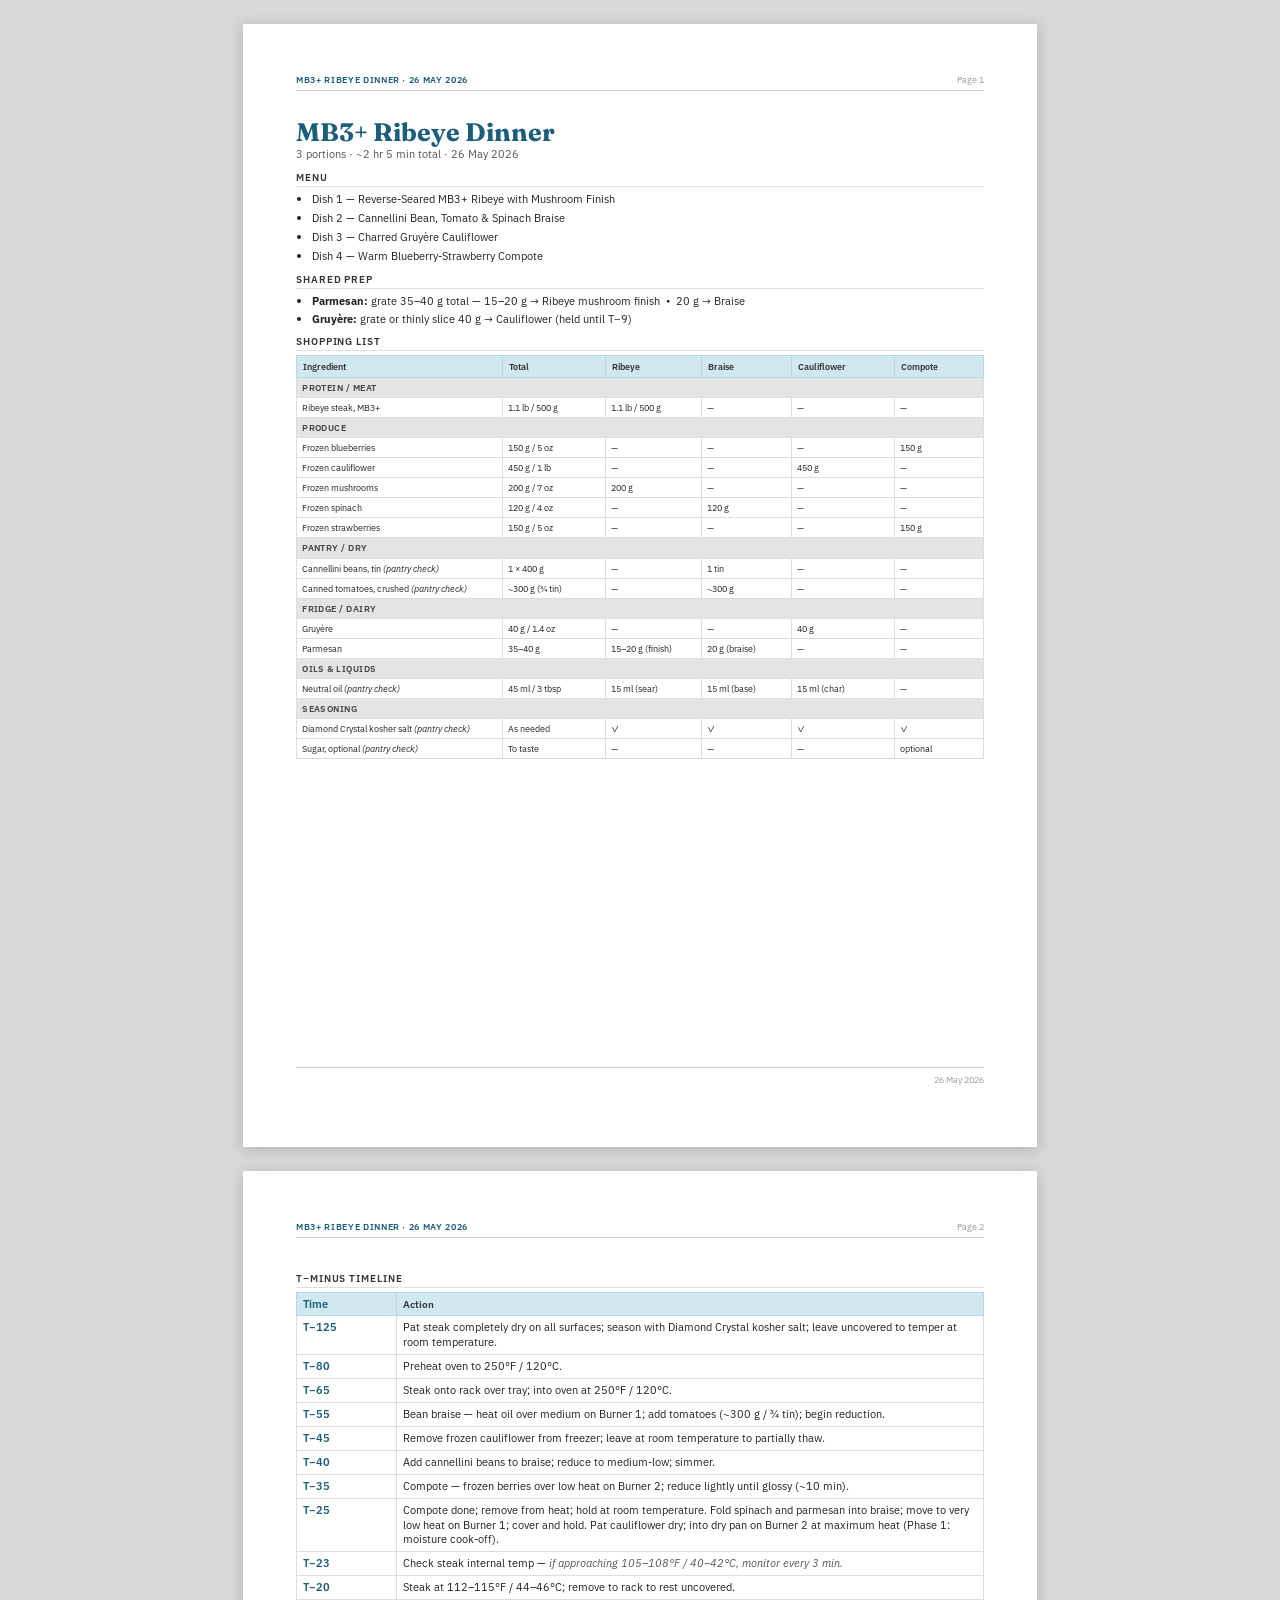
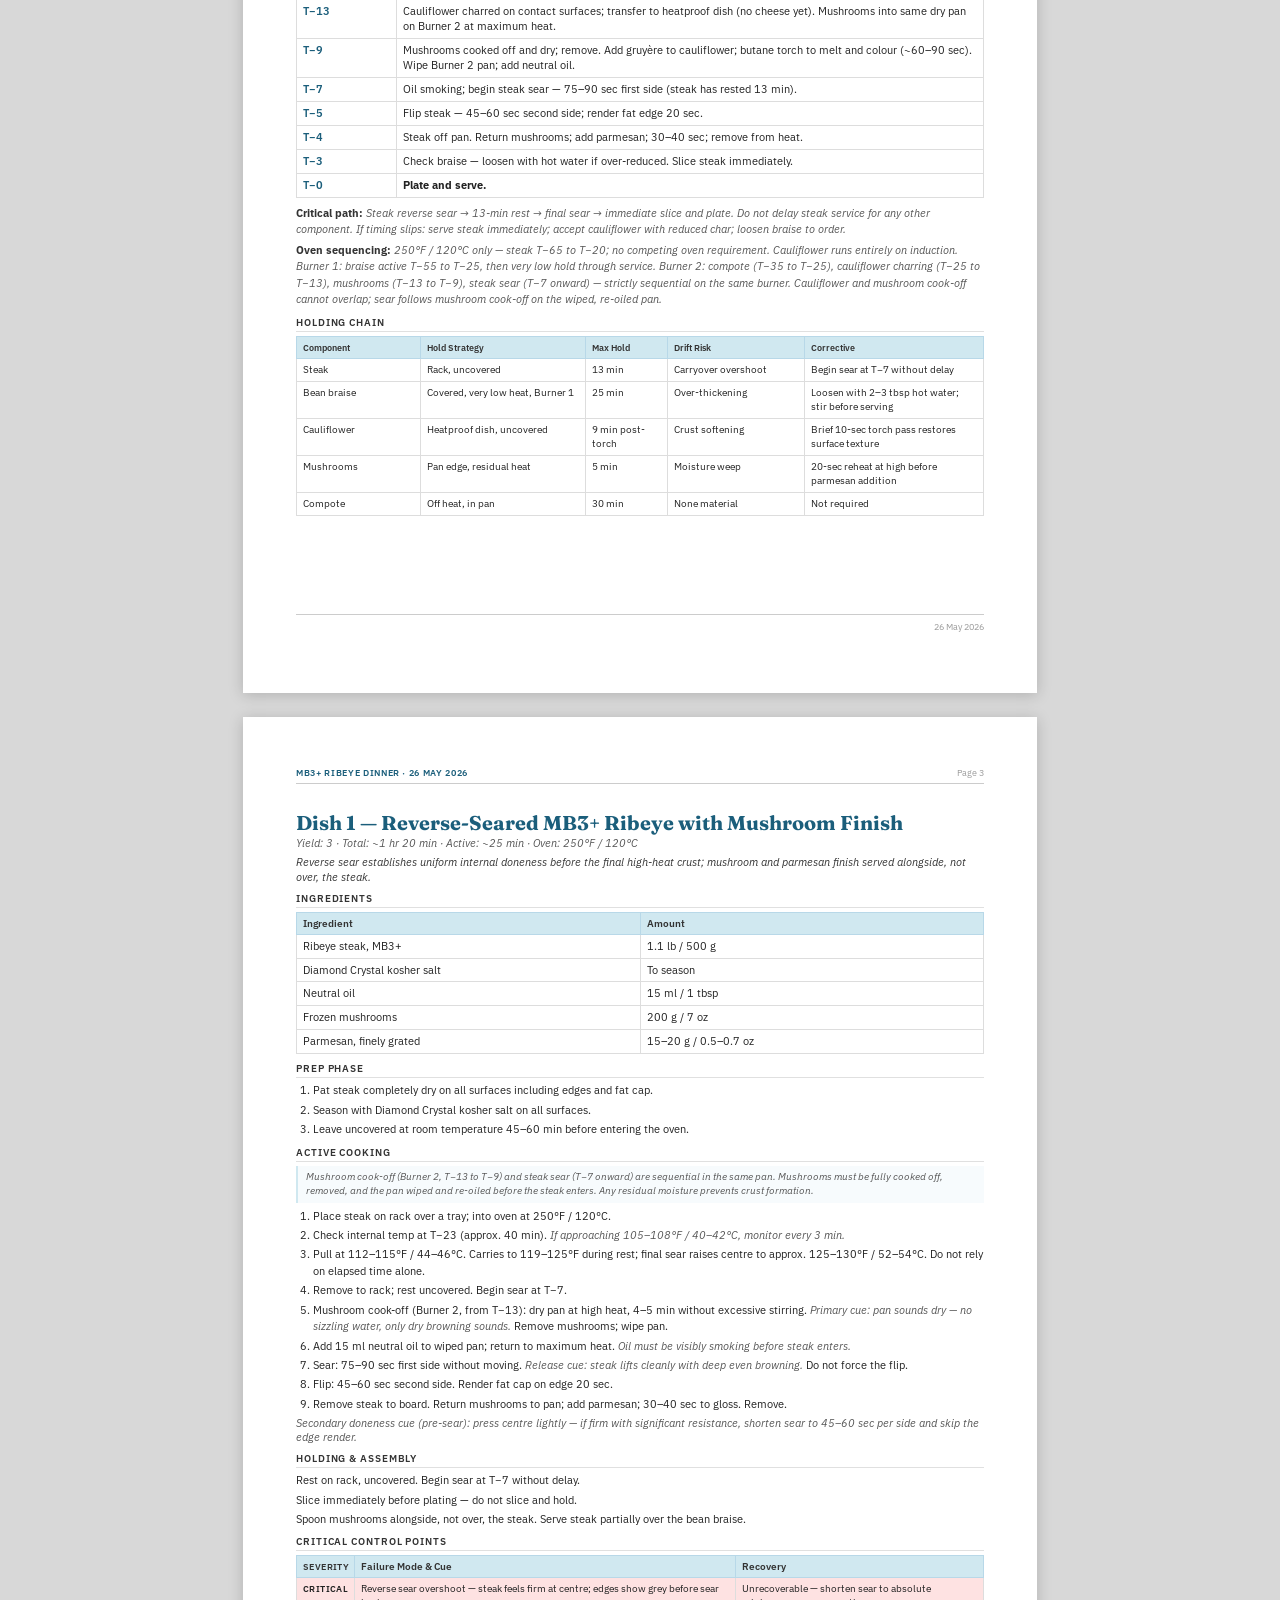
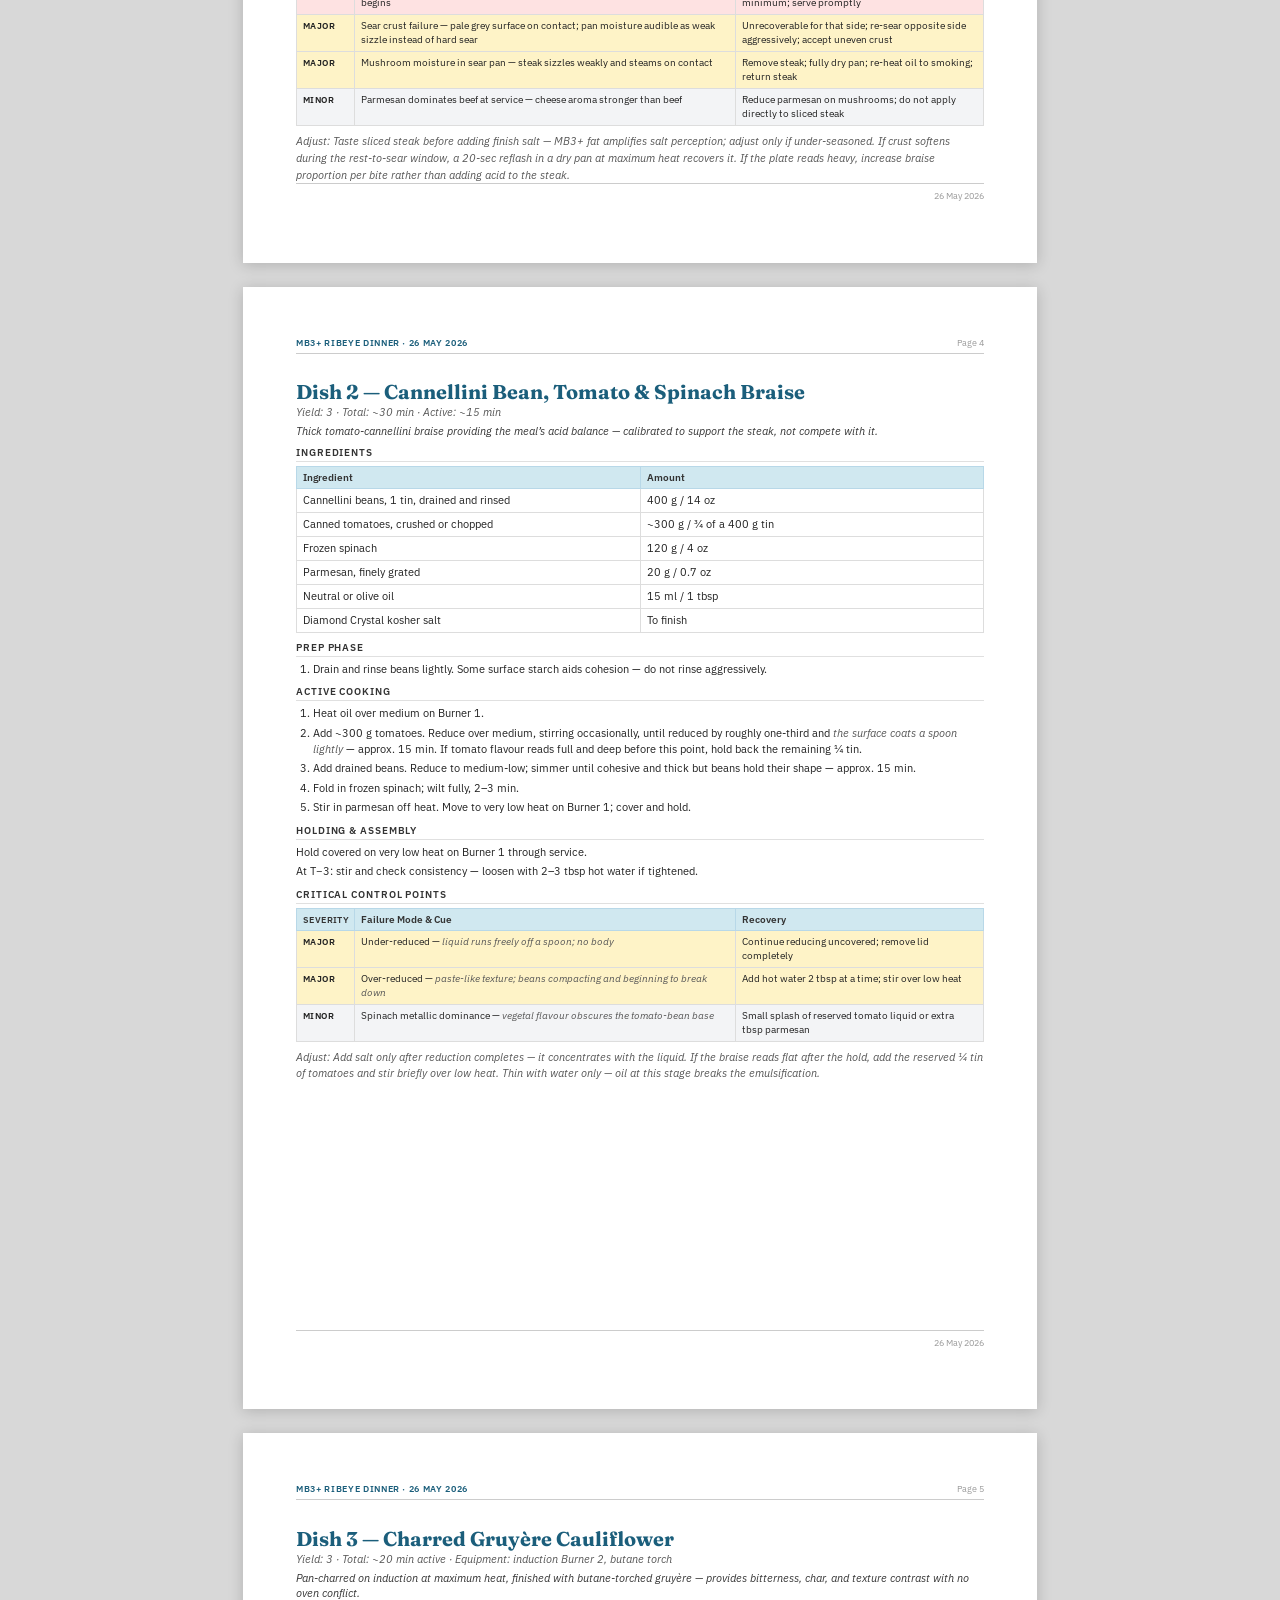
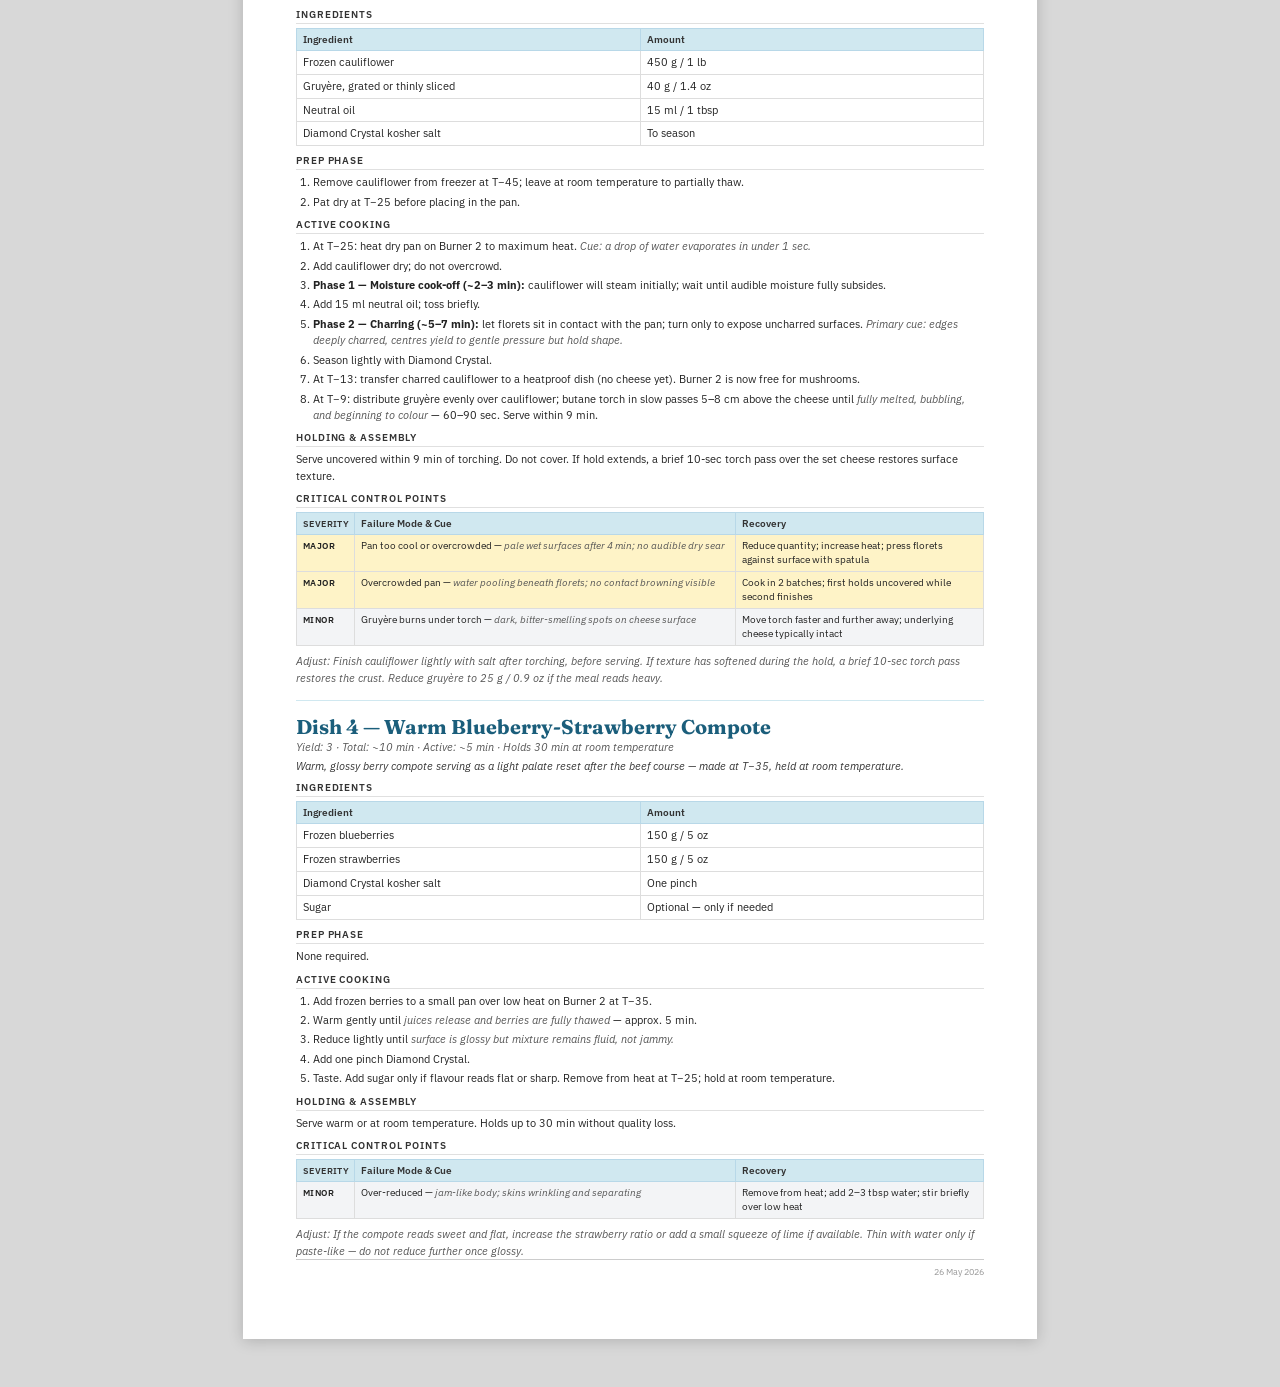
<file: site/docs/mb3-ribeye-dinner/v1/mb3-ribeye-dinner.html>
<!DOCTYPE html>
<html lang="en">
<head>
<meta charset="UTF-8">
<meta name="viewport" content="width=device-width, initial-scale=1.0">
<title>MB3+ Ribeye Dinner — Cooking Sheet</title>
<link href="https://fonts.googleapis.com/css2?family=IBM+Plex+Sans:ital,wght@0,400;0,500;0,600;1,400&family=Fraunces:opsz,wght@9..144,700&display=swap" rel="stylesheet">
<style>
:root {
  --teal:       #1B5E7B;
  --teal-light: #D0E8F0;
  --gray-dark:  #333333;
  --gray-mid:   #555555;
  --gray-light: #F0F0F0;
  --crit-bg:    #FEE2E2;
  --major-bg:   #FEF3C7;
  --minor-bg:   #F3F4F6;
}
* { box-sizing: border-box; margin: 0; padding: 0; }
body {
  background: #d8d8d8;
  padding: 24px 0;
  font-family: 'IBM Plex Sans', sans-serif;
  font-size: 8.5pt;
  color: #222222;
  -webkit-print-color-adjust: exact;
  print-color-adjust: exact;
}
.page {
  width: 210mm;
  min-height: 297mm;
  background: white;
  margin: 0 auto 24px;
  padding: 13mm 14mm 16mm;
  box-shadow: 0 2px 14px rgba(0,0,0,0.18);
  display: flex;
  flex-direction: column;
}
.content { flex: 1; }

/* Running header */
.page-header {
  display: flex;
  justify-content: space-between;
  align-items: baseline;
  border-bottom: 0.5px solid #cccccc;
  padding-bottom: 4px;
  margin-bottom: 7mm;
}
.header-title {
  font-size: 7pt;
  color: var(--teal);
  text-transform: uppercase;
  letter-spacing: 0.07em;
  font-weight: 600;
}
.header-page { font-size: 7pt; color: #999; }

/* Footer */
.page-footer {
  margin-top: auto;
  padding-top: 5px;
  border-top: 0.5px solid #cccccc;
  font-size: 7pt;
  color: #999;
  text-align: right;
}

/* Headings */
.meal-title {
  font-family: 'Fraunces', serif;
  font-size: 19pt;
  font-weight: 700;
  color: var(--teal);
  margin-bottom: 2px;
  line-height: 1.1;
}
.meal-sub {
  font-size: 8pt;
  color: var(--gray-mid);
  margin-bottom: 10px;
}
h1 {
  font-family: 'Fraunces', serif;
  font-size: 15pt;
  font-weight: 700;
  color: var(--teal);
  margin-bottom: 2px;
  line-height: 1.15;
}
h2 {
  font-size: 7.5pt;
  font-weight: 600;
  color: var(--gray-dark);
  text-transform: uppercase;
  letter-spacing: 0.09em;
  border-bottom: 1px solid #e0e0e0;
  padding-bottom: 2px;
  margin: 8px 0 4px;
}
h3 {
  font-size: 8pt;
  font-weight: 600;
  color: var(--teal);
  margin: 5px 0 2px;
}

/* Timing & overview */
.timing {
  font-size: 8pt;
  color: var(--gray-mid);
  font-style: italic;
  margin-bottom: 4px;
}
.overview {
  font-size: 8.5pt;
  font-style: italic;
  color: #333;
  margin-bottom: 6px;
}

/* Lists */
ol.steps { padding-left: 17px; margin-bottom: 4px; }
ol.steps li {
  font-size: 8.5pt;
  line-height: 1.45;
  margin-bottom: 3px;
  color: #222;
}
ul.dish-list { list-style: disc; padding-left: 16px; margin-bottom: 6px; }
ul.dish-list li { font-size: 8.5pt; line-height: 1.5; margin-bottom: 2px; }
ul.prep-list { list-style: disc; padding-left: 16px; margin-bottom: 4px; }
ul.prep-list li { font-size: 8.5pt; line-height: 1.4; margin-bottom: 2px; }

/* Sensory cue */
.cue { font-style: italic; color: var(--gray-mid); }

/* Workflow summary strip */
.wf-summary {
  font-size: 7.5pt;
  color: var(--gray-mid);
  font-style: italic;
  background: #f7fbfd;
  border-left: 2.5px solid var(--teal-light);
  padding: 4px 8px;
  margin-bottom: 5px;
  line-height: 1.45;
}

/* Workflow notes block */
.wf-notes {
  font-size: 8pt;
  color: var(--gray-mid);
  font-style: italic;
  line-height: 1.55;
  margin-bottom: 8px;
}
.wf-notes p { margin-bottom: 4px; }
.wf-notes strong { font-style: normal; color: var(--gray-dark); }

/* Tables — general */
table { width: 100%; border-collapse: collapse; margin-bottom: 7px; }
th {
  background: var(--teal-light);
  color: var(--gray-dark);
  font-weight: 600;
  font-size: 7.5pt;
  padding: 4px 6px;
  text-align: left;
  border: 1px solid #b8d8e8;
}
td {
  padding: 4px 6px;
  border: 1px solid #ddd;
  vertical-align: top;
  line-height: 1.4;
  font-size: 8pt;
  color: #222;
}

/* Ingredient table */
.ing-table { table-layout: fixed; }
.ing-table td:first-child { width: 67%; }
.ing-table td:last-child  { width: 33%; font-variant-numeric: tabular-nums; word-wrap: break-word; }
tr.ing-section td {
  background: var(--gray-light);
  font-size: 7pt;
  text-transform: uppercase;
  letter-spacing: 0.05em;
  color: var(--gray-mid);
  font-weight: 600;
  padding: 3px 6px;
}

/* T-minus timeline */
.tmin-table { table-layout: fixed; }
.tmin-table th:nth-child(1), .tmin-table td:first-child {
  width: 100px;
  font-weight: 600;
  color: var(--teal);
  white-space: nowrap;
  font-size: 8pt;
}
.tmin-table td:last-child { word-wrap: break-word; }

/* Holding chain */
.hold-table { table-layout: fixed; font-size: 7.5pt; }
.hold-table th { font-size: 7pt; }
.hold-table td { font-size: 7.5pt; word-wrap: break-word; }
.hold-table th:nth-child(1), .hold-table td:nth-child(1) { width: 14%; }
.hold-table th:nth-child(2), .hold-table td:nth-child(2) { width: 23%; }
.hold-table th:nth-child(3), .hold-table td:nth-child(3) { width: 10%; }
.hold-table th:nth-child(4), .hold-table td:nth-child(4) { width: 17%; }
.hold-table th:nth-child(5), .hold-table td:nth-child(5) { width: 36%; }

/* Shopping list */
.shop-table { font-size: 7.5pt; table-layout: fixed; }
.shop-table th { font-size: 7pt; }
.shop-table td { font-size: 7pt; word-wrap: break-word; padding: 3px 5px; }
tr.shop-sec td {
  background: #e4e4e4;
  font-size: 7pt;
  font-weight: 600;
  text-transform: uppercase;
  letter-spacing: 0.05em;
  color: #444;
  padding: 3px 5px;
}

/* CCP table */
.ccp-table { table-layout: fixed; }
.ccp-table th:nth-child(1),
.ccp-table td:nth-child(1) {
  width: 58px;
  font-size: 7pt;
  text-transform: uppercase;
  letter-spacing: 0.04em;
  font-weight: 600;
  white-space: nowrap;
}
.ccp-table th:nth-child(2),
.ccp-table td:nth-child(2) { width: 57%; }
.ccp-table th:nth-child(3),
.ccp-table td:nth-child(3) { width: 37%; }
.ccp-table td { font-size: 7.5pt; word-wrap: break-word; }
tr.crit  td { background: var(--crit-bg); }
tr.major td { background: var(--major-bg); }
tr.minor td { background: var(--minor-bg); }

/* Adjust note */
.adjust {
  font-size: 8pt;
  font-style: italic;
  color: var(--gray-mid);
  margin-top: 5px;
  line-height: 1.55;
}

/* Holding & Assembly body */
.hold-body { font-size: 8.5pt; margin-bottom: 3px; line-height: 1.45; }

/* Dish divider for shared pages */
hr.dish-div {
  border: none;
  border-top: 1.5px solid var(--teal-light);
  margin: 14px 0;
}

/* Shared prep */
.shared-prep li { font-size: 8.5pt; line-height: 1.45; margin-bottom: 3px; }

/* ── Print ─────────────────────────────────────────────── */
@media print {
  body { background: white; padding: 0; }
  .page {
    width: 100%;
    min-height: auto;
    margin: 0;
    padding: 13mm 14mm 18mm;
    box-shadow: none;
    page-break-after: always;
  }
  .page:last-child { page-break-after: avoid; }
  @page { size: A4; margin: 0; }
}
</style>
</head>
<body>

<!-- ══════════════════════════════════════════════════════════════
     PAGE 1 — Menu Overview · Shared Prep · Shopping List
     ══════════════════════════════════════════════════════════════ -->
<div class="page">
  <div class="page-header">
    <span class="header-title">MB3+ Ribeye Dinner &middot; 26 May 2026</span>
    <span class="header-page">Page 1</span>
  </div>
  <div class="content">

    <p class="meal-title">MB3+ Ribeye Dinner</p>
    <p class="meal-sub">3 portions &middot; ~2 hr 5 min total &middot; 26 May 2026</p>

    <h2>Menu</h2>
    <ul class="dish-list">
      <li>Dish 1 &mdash; Reverse-Seared MB3+ Ribeye with Mushroom Finish</li>
      <li>Dish 2 &mdash; Cannellini Bean, Tomato &amp; Spinach Braise</li>
      <li>Dish 3 &mdash; Charred Gruy&egrave;re Cauliflower</li>
      <li>Dish 4 &mdash; Warm Blueberry-Strawberry Compote</li>
    </ul>

    <h2>Shared Prep</h2>
    <ul class="prep-list shared-prep">
      <li><strong>Parmesan:</strong> grate 35&ndash;40 g total &mdash; 15&ndash;20 g &rarr; Ribeye mushroom finish &nbsp;&bull;&nbsp; 20 g &rarr; Braise</li>
      <li><strong>Gruy&egrave;re:</strong> grate or thinly slice 40 g &rarr; Cauliflower (held until T&minus;9)</li>
    </ul>

    <h2>Shopping List</h2>
    <table class="shop-table">
      <thead>
        <tr>
          <th style="width:30%">Ingredient</th>
          <th style="width:15%">Total</th>
          <th style="width:14%">Ribeye</th>
          <th style="width:13%">Braise</th>
          <th style="width:15%">Cauliflower</th>
          <th style="width:13%">Compote</th>
        </tr>
      </thead>
      <tbody>
        <tr class="shop-sec"><td colspan="6">Protein / Meat</td></tr>
        <tr><td>Ribeye steak, MB3+</td><td>1.1 lb / 500 g</td><td>1.1 lb / 500 g</td><td>&mdash;</td><td>&mdash;</td><td>&mdash;</td></tr>
        <tr class="shop-sec"><td colspan="6">Produce</td></tr>
        <tr><td>Frozen blueberries</td><td>150 g / 5 oz</td><td>&mdash;</td><td>&mdash;</td><td>&mdash;</td><td>150 g</td></tr>
        <tr><td>Frozen cauliflower</td><td>450 g / 1 lb</td><td>&mdash;</td><td>&mdash;</td><td>450 g</td><td>&mdash;</td></tr>
        <tr><td>Frozen mushrooms</td><td>200 g / 7 oz</td><td>200 g</td><td>&mdash;</td><td>&mdash;</td><td>&mdash;</td></tr>
        <tr><td>Frozen spinach</td><td>120 g / 4 oz</td><td>&mdash;</td><td>120 g</td><td>&mdash;</td><td>&mdash;</td></tr>
        <tr><td>Frozen strawberries</td><td>150 g / 5 oz</td><td>&mdash;</td><td>&mdash;</td><td>&mdash;</td><td>150 g</td></tr>
        <tr class="shop-sec"><td colspan="6">Pantry / Dry</td></tr>
        <tr><td>Cannellini beans, tin <em>(pantry check)</em></td><td>1 &times; 400 g</td><td>&mdash;</td><td>1 tin</td><td>&mdash;</td><td>&mdash;</td></tr>
        <tr><td>Canned tomatoes, crushed <em>(pantry check)</em></td><td>~300 g (¾ tin)</td><td>&mdash;</td><td>~300 g</td><td>&mdash;</td><td>&mdash;</td></tr>
        <tr class="shop-sec"><td colspan="6">Fridge / Dairy</td></tr>
        <tr><td>Gruy&egrave;re</td><td>40 g / 1.4 oz</td><td>&mdash;</td><td>&mdash;</td><td>40 g</td><td>&mdash;</td></tr>
        <tr><td>Parmesan</td><td>35&ndash;40 g</td><td>15&ndash;20 g (finish)</td><td>20 g (braise)</td><td>&mdash;</td><td>&mdash;</td></tr>
        <tr class="shop-sec"><td colspan="6">Oils &amp; Liquids</td></tr>
        <tr><td>Neutral oil <em>(pantry check)</em></td><td>45 ml / 3 tbsp</td><td>15 ml (sear)</td><td>15 ml (base)</td><td>15 ml (char)</td><td>&mdash;</td></tr>
        <tr class="shop-sec"><td colspan="6">Seasoning</td></tr>
        <tr><td>Diamond Crystal kosher salt <em>(pantry check)</em></td><td>As needed</td><td>&#10003;</td><td>&#10003;</td><td>&#10003;</td><td>&#10003;</td></tr>
        <tr><td>Sugar, optional <em>(pantry check)</em></td><td>To taste</td><td>&mdash;</td><td>&mdash;</td><td>&mdash;</td><td>optional</td></tr>
      </tbody>
    </table>

  </div>
  <div class="page-footer">26 May 2026</div>
</div>


<!-- ══════════════════════════════════════════════════════════════
     PAGE 2 — T-Minus Timeline · Workflow Notes · Holding Chain
     ══════════════════════════════════════════════════════════════ -->
<div class="page">
  <div class="page-header">
    <span class="header-title">MB3+ Ribeye Dinner &middot; 26 May 2026</span>
    <span class="header-page">Page 2</span>
  </div>
  <div class="content">

    <h2>T&minus;Minus Timeline</h2>
    <table class="tmin-table">
      <thead>
        <tr><th style="width:100px">Time</th><th>Action</th></tr>
      </thead>
      <tbody>
        <tr><td>T&minus;125</td><td>Pat steak completely dry on all surfaces; season with Diamond Crystal kosher salt; leave uncovered to temper at room temperature.</td></tr>
        <tr><td>T&minus;80</td><td>Preheat oven to 250&deg;F / 120&deg;C.</td></tr>
        <tr><td>T&minus;65</td><td>Steak onto rack over tray; into oven at 250&deg;F / 120&deg;C.</td></tr>
        <tr><td>T&minus;55</td><td>Bean braise &mdash; heat oil over medium on Burner 1; add tomatoes (~300 g / &frac34; tin); begin reduction.</td></tr>
        <tr><td>T&minus;45</td><td>Remove frozen cauliflower from freezer; leave at room temperature to partially thaw.</td></tr>
        <tr><td>T&minus;40</td><td>Add cannellini beans to braise; reduce to medium-low; simmer.</td></tr>
        <tr><td>T&minus;35</td><td>Compote &mdash; frozen berries over low heat on Burner 2; reduce lightly until glossy (~10 min).</td></tr>
        <tr><td>T&minus;25</td><td>Compote done; remove from heat; hold at room temperature. Fold spinach and parmesan into braise; move to very low heat on Burner 1; cover and hold. Pat cauliflower dry; into dry pan on Burner 2 at maximum heat (Phase 1: moisture cook-off).</td></tr>
        <tr><td>T&minus;23</td><td>Check steak internal temp &mdash; <span class="cue">if approaching 105&ndash;108&deg;F / 40&ndash;42&deg;C, monitor every 3 min.</span></td></tr>
        <tr><td>T&minus;20</td><td>Steak at 112&ndash;115&deg;F / 44&ndash;46&deg;C; remove to rack to rest uncovered.</td></tr>
        <tr><td>T&minus;13</td><td>Cauliflower charred on contact surfaces; transfer to heatproof dish (no cheese yet). Mushrooms into same dry pan on Burner 2 at maximum heat.</td></tr>
        <tr><td>T&minus;9</td><td>Mushrooms cooked off and dry; remove. Add gruy&egrave;re to cauliflower; butane torch to melt and colour (~60&ndash;90 sec). Wipe Burner 2 pan; add neutral oil.</td></tr>
        <tr><td>T&minus;7</td><td>Oil smoking; begin steak sear &mdash; 75&ndash;90 sec first side (steak has rested 13 min).</td></tr>
        <tr><td>T&minus;5</td><td>Flip steak &mdash; 45&ndash;60 sec second side; render fat edge 20 sec.</td></tr>
        <tr><td>T&minus;4</td><td>Steak off pan. Return mushrooms; add parmesan; 30&ndash;40 sec; remove from heat.</td></tr>
        <tr><td>T&minus;3</td><td>Check braise &mdash; loosen with hot water if over-reduced. Slice steak immediately.</td></tr>
        <tr><td>T&minus;0</td><td><strong>Plate and serve.</strong></td></tr>
      </tbody>
    </table>

    <div class="wf-notes">
      <p><strong>Critical path:</strong> Steak reverse sear &rarr; 13-min rest &rarr; final sear &rarr; immediate slice and plate. Do not delay steak service for any other component. If timing slips: serve steak immediately; accept cauliflower with reduced char; loosen braise to order.</p>
      <p><strong>Oven sequencing:</strong> 250&deg;F / 120&deg;C only &mdash; steak T&minus;65 to T&minus;20; no competing oven requirement. Cauliflower runs entirely on induction. Burner 1: braise active T&minus;55 to T&minus;25, then very low hold through service. Burner 2: compote (T&minus;35 to T&minus;25), cauliflower charring (T&minus;25 to T&minus;13), mushrooms (T&minus;13 to T&minus;9), steak sear (T&minus;7 onward) &mdash; strictly sequential on the same burner. Cauliflower and mushroom cook-off cannot overlap; sear follows mushroom cook-off on the wiped, re-oiled pan.</p>
    </div>

    <h2>Holding Chain</h2>
    <table class="hold-table">
      <thead>
        <tr>
          <th style="width:18%">Component</th>
          <th style="width:24%">Hold Strategy</th>
          <th style="width:12%">Max Hold</th>
          <th style="width:20%">Drift Risk</th>
          <th style="width:26%">Corrective</th>
        </tr>
      </thead>
      <tbody>
        <tr><td>Steak</td><td>Rack, uncovered</td><td>13 min</td><td>Carryover overshoot</td><td>Begin sear at T&minus;7 without delay</td></tr>
        <tr><td>Bean braise</td><td>Covered, very low heat, Burner 1</td><td>25 min</td><td>Over-thickening</td><td>Loosen with 2&ndash;3 tbsp hot water; stir before serving</td></tr>
        <tr><td>Cauliflower</td><td>Heatproof dish, uncovered</td><td>9 min post-torch</td><td>Crust softening</td><td>Brief 10-sec torch pass restores surface texture</td></tr>
        <tr><td>Mushrooms</td><td>Pan edge, residual heat</td><td>5 min</td><td>Moisture weep</td><td>20-sec reheat at high before parmesan addition</td></tr>
        <tr><td>Compote</td><td>Off heat, in pan</td><td>30 min</td><td>None material</td><td>Not required</td></tr>
      </tbody>
    </table>

  </div>
  <div class="page-footer">26 May 2026</div>
</div>


<!-- ══════════════════════════════════════════════════════════════
     PAGE 3 — Dish 1: Reverse-Seared MB3+ Ribeye
     ══════════════════════════════════════════════════════════════ -->
<div class="page">
  <div class="page-header">
    <span class="header-title">MB3+ Ribeye Dinner &middot; 26 May 2026</span>
    <span class="header-page">Page 3</span>
  </div>
  <div class="content">

    <h1>Dish 1 &mdash; Reverse-Seared MB3+ Ribeye with Mushroom Finish</h1>
    <p class="timing">Yield: 3 &middot; Total: ~1 hr 20 min &middot; Active: ~25 min &middot; Oven: 250&deg;F / 120&deg;C</p>
    <p class="overview">Reverse sear establishes uniform internal doneness before the final high-heat crust; mushroom and parmesan finish served alongside, not over, the steak.</p>

    <h2>Ingredients</h2>
    <table class="ing-table">
      <thead><tr><th>Ingredient</th><th>Amount</th></tr></thead>
      <tbody>
        <tr><td>Ribeye steak, MB3+</td><td>1.1 lb / 500 g</td></tr>
        <tr><td>Diamond Crystal kosher salt</td><td>To season</td></tr>
        <tr><td>Neutral oil</td><td>15 ml / 1 tbsp</td></tr>
        <tr><td>Frozen mushrooms</td><td>200 g / 7 oz</td></tr>
        <tr><td>Parmesan, finely grated</td><td>15&ndash;20 g / 0.5&ndash;0.7 oz</td></tr>
      </tbody>
    </table>

    <h2>Prep Phase</h2>
    <ol class="steps">
      <li>Pat steak completely dry on all surfaces including edges and fat cap.</li>
      <li>Season with Diamond Crystal kosher salt on all surfaces.</li>
      <li>Leave uncovered at room temperature 45&ndash;60 min before entering the oven.</li>
    </ol>

    <h2>Active Cooking</h2>
    <div class="wf-summary">Mushroom cook-off (Burner 2, T&minus;13 to T&minus;9) and steak sear (T&minus;7 onward) are sequential in the same pan. Mushrooms must be fully cooked off, removed, and the pan wiped and re-oiled before the steak enters. Any residual moisture prevents crust formation.</div>
    <ol class="steps">
      <li>Place steak on rack over a tray; into oven at 250&deg;F / 120&deg;C.</li>
      <li>Check internal temp at T&minus;23 (approx. 40 min). <span class="cue">If approaching 105&ndash;108&deg;F / 40&ndash;42&deg;C, monitor every 3 min.</span></li>
      <li>Pull at 112&ndash;115&deg;F / 44&ndash;46&deg;C. Carries to 119&ndash;125&deg;F during rest; final sear raises centre to approx. 125&ndash;130&deg;F / 52&ndash;54&deg;C. Do not rely on elapsed time alone.</li>
      <li>Remove to rack; rest uncovered. Begin sear at T&minus;7.</li>
      <li>Mushroom cook-off (Burner 2, from T&minus;13): dry pan at high heat, 4&ndash;5 min without excessive stirring. <span class="cue">Primary cue: pan sounds dry &mdash; no sizzling water, only dry browning sounds.</span> Remove mushrooms; wipe pan.</li>
      <li>Add 15 ml neutral oil to wiped pan; return to maximum heat. <span class="cue">Oil must be visibly smoking before steak enters.</span></li>
      <li>Sear: 75&ndash;90 sec first side without moving. <span class="cue">Release cue: steak lifts cleanly with deep even browning.</span> Do not force the flip.</li>
      <li>Flip: 45&ndash;60 sec second side. Render fat cap on edge 20 sec.</li>
      <li>Remove steak to board. Return mushrooms to pan; add parmesan; 30&ndash;40 sec to gloss. Remove.</li>
    </ol>
    <p class="timing" style="margin-top:3px"><em>Secondary doneness cue (pre-sear):</em> <span class="cue">press centre lightly &mdash; if firm with significant resistance, shorten sear to 45&ndash;60 sec per side and skip the edge render.</span></p>

    <h2>Holding &amp; Assembly</h2>
    <p class="hold-body">Rest on rack, uncovered. Begin sear at T&minus;7 without delay.</p>
    <p class="hold-body">Slice immediately before plating &mdash; do not slice and hold.</p>
    <p class="hold-body">Spoon mushrooms alongside, not over, the steak. Serve steak partially over the bean braise.</p>

    <h2>Critical Control Points</h2>
    <table class="ccp-table">
      <thead><tr><th>Severity</th><th>Failure Mode &amp; Cue</th><th>Recovery</th></tr></thead>
      <tbody>
        <tr class="crit"><td>Critical</td><td>Reverse sear overshoot &mdash; steak feels firm at centre; edges show grey before sear begins</td><td>Unrecoverable &mdash; shorten sear to absolute minimum; serve promptly</td></tr>
        <tr class="major"><td>Major</td><td>Sear crust failure &mdash; pale grey surface on contact; pan moisture audible as weak sizzle instead of hard sear</td><td>Unrecoverable for that side; re-sear opposite side aggressively; accept uneven crust</td></tr>
        <tr class="major"><td>Major</td><td>Mushroom moisture in sear pan &mdash; steak sizzles weakly and steams on contact</td><td>Remove steak; fully dry pan; re-heat oil to smoking; return steak</td></tr>
        <tr class="minor"><td>Minor</td><td>Parmesan dominates beef at service &mdash; cheese aroma stronger than beef</td><td>Reduce parmesan on mushrooms; do not apply directly to sliced steak</td></tr>
      </tbody>
    </table>

    <p class="adjust"><em>Adjust:</em> Taste sliced steak before adding finish salt &mdash; MB3+ fat amplifies salt perception; adjust only if under-seasoned. If crust softens during the rest-to-sear window, a 20-sec reflash in a dry pan at maximum heat recovers it. If the plate reads heavy, increase braise proportion per bite rather than adding acid to the steak.</p>

  </div>
  <div class="page-footer">26 May 2026</div>
</div>


<!-- ══════════════════════════════════════════════════════════════
     PAGE 4 — Dish 2: Cannellini Bean, Tomato & Spinach Braise
     ══════════════════════════════════════════════════════════════ -->
<div class="page">
  <div class="page-header">
    <span class="header-title">MB3+ Ribeye Dinner &middot; 26 May 2026</span>
    <span class="header-page">Page 4</span>
  </div>
  <div class="content">

    <h1>Dish 2 &mdash; Cannellini Bean, Tomato &amp; Spinach Braise</h1>
    <p class="timing">Yield: 3 &middot; Total: ~30 min &middot; Active: ~15 min</p>
    <p class="overview">Thick tomato-cannellini braise providing the meal&rsquo;s acid balance &mdash; calibrated to support the steak, not compete with it.</p>

    <h2>Ingredients</h2>
    <table class="ing-table">
      <thead><tr><th>Ingredient</th><th>Amount</th></tr></thead>
      <tbody>
        <tr><td>Cannellini beans, 1 tin, drained and rinsed</td><td>400 g / 14 oz</td></tr>
        <tr><td>Canned tomatoes, crushed or chopped</td><td>~300 g / &frac34; of a 400 g tin</td></tr>
        <tr><td>Frozen spinach</td><td>120 g / 4 oz</td></tr>
        <tr><td>Parmesan, finely grated</td><td>20 g / 0.7 oz</td></tr>
        <tr><td>Neutral or olive oil</td><td>15 ml / 1 tbsp</td></tr>
        <tr><td>Diamond Crystal kosher salt</td><td>To finish</td></tr>
      </tbody>
    </table>

    <h2>Prep Phase</h2>
    <ol class="steps">
      <li>Drain and rinse beans lightly. Some surface starch aids cohesion &mdash; do not rinse aggressively.</li>
    </ol>

    <h2>Active Cooking</h2>
    <ol class="steps">
      <li>Heat oil over medium on Burner 1.</li>
      <li>Add ~300 g tomatoes. Reduce over medium, stirring occasionally, until reduced by roughly one-third and <span class="cue">the surface coats a spoon lightly</span> &mdash; approx. 15 min. If tomato flavour reads full and deep before this point, hold back the remaining &frac14; tin.</li>
      <li>Add drained beans. Reduce to medium-low; simmer until cohesive and thick but beans hold their shape &mdash; approx. 15 min.</li>
      <li>Fold in frozen spinach; wilt fully, 2&ndash;3 min.</li>
      <li>Stir in parmesan off heat. Move to very low heat on Burner 1; cover and hold.</li>
    </ol>

    <h2>Holding &amp; Assembly</h2>
    <p class="hold-body">Hold covered on very low heat on Burner 1 through service.</p>
    <p class="hold-body">At T&minus;3: stir and check consistency &mdash; loosen with 2&ndash;3 tbsp hot water if tightened.</p>

    <h2>Critical Control Points</h2>
    <table class="ccp-table">
      <thead><tr><th>Severity</th><th>Failure Mode &amp; Cue</th><th>Recovery</th></tr></thead>
      <tbody>
        <tr class="major"><td>Major</td><td>Under-reduced &mdash; <span class="cue">liquid runs freely off a spoon; no body</span></td><td>Continue reducing uncovered; remove lid completely</td></tr>
        <tr class="major"><td>Major</td><td>Over-reduced &mdash; <span class="cue">paste-like texture; beans compacting and beginning to break down</span></td><td>Add hot water 2 tbsp at a time; stir over low heat</td></tr>
        <tr class="minor"><td>Minor</td><td>Spinach metallic dominance &mdash; <span class="cue">vegetal flavour obscures the tomato-bean base</span></td><td>Small splash of reserved tomato liquid or extra tbsp parmesan</td></tr>
      </tbody>
    </table>

    <p class="adjust"><em>Adjust:</em> Add salt only after reduction completes &mdash; it concentrates with the liquid. If the braise reads flat after the hold, add the reserved &frac14; tin of tomatoes and stir briefly over low heat. Thin with water only &mdash; oil at this stage breaks the emulsification.</p>

  </div>
  <div class="page-footer">26 May 2026</div>
</div>


<!-- ══════════════════════════════════════════════════════════════
     PAGE 5 — Dish 3: Cauliflower + Dish 4: Compote (shared)
     ══════════════════════════════════════════════════════════════ -->
<div class="page">
  <div class="page-header">
    <span class="header-title">MB3+ Ribeye Dinner &middot; 26 May 2026</span>
    <span class="header-page">Page 5</span>
  </div>
  <div class="content">

    <!-- DISH 3 ─────────────────────────────────────────────────── -->
    <h1>Dish 3 &mdash; Charred Gruy&egrave;re Cauliflower</h1>
    <p class="timing">Yield: 3 &middot; Total: ~20 min active &middot; Equipment: induction Burner 2, butane torch</p>
    <p class="overview">Pan-charred on induction at maximum heat, finished with butane-torched gruy&egrave;re &mdash; provides bitterness, char, and texture contrast with no oven conflict.</p>

    <h2>Ingredients</h2>
    <table class="ing-table">
      <thead><tr><th>Ingredient</th><th>Amount</th></tr></thead>
      <tbody>
        <tr><td>Frozen cauliflower</td><td>450 g / 1 lb</td></tr>
        <tr><td>Gruy&egrave;re, grated or thinly sliced</td><td>40 g / 1.4 oz</td></tr>
        <tr><td>Neutral oil</td><td>15 ml / 1 tbsp</td></tr>
        <tr><td>Diamond Crystal kosher salt</td><td>To season</td></tr>
      </tbody>
    </table>

    <h2>Prep Phase</h2>
    <ol class="steps">
      <li>Remove cauliflower from freezer at T&minus;45; leave at room temperature to partially thaw.</li>
      <li>Pat dry at T&minus;25 before placing in the pan.</li>
    </ol>

    <h2>Active Cooking</h2>
    <ol class="steps">
      <li>At T&minus;25: heat dry pan on Burner 2 to maximum heat. <span class="cue">Cue: a drop of water evaporates in under 1 sec.</span></li>
      <li>Add cauliflower dry; do not overcrowd.</li>
      <li><strong>Phase 1 &mdash; Moisture cook-off (~2&ndash;3 min):</strong> cauliflower will steam initially; wait until audible moisture fully subsides.</li>
      <li>Add 15 ml neutral oil; toss briefly.</li>
      <li><strong>Phase 2 &mdash; Charring (~5&ndash;7 min):</strong> let florets sit in contact with the pan; turn only to expose uncharred surfaces. <span class="cue">Primary cue: edges deeply charred, centres yield to gentle pressure but hold shape.</span></li>
      <li>Season lightly with Diamond Crystal.</li>
      <li>At T&minus;13: transfer charred cauliflower to a heatproof dish (no cheese yet). Burner 2 is now free for mushrooms.</li>
      <li>At T&minus;9: distribute gruy&egrave;re evenly over cauliflower; butane torch in slow passes 5&ndash;8 cm above the cheese until <span class="cue">fully melted, bubbling, and beginning to colour</span> &mdash; 60&ndash;90 sec. Serve within 9 min.</li>
    </ol>

    <h2>Holding &amp; Assembly</h2>
    <p class="hold-body">Serve uncovered within 9 min of torching. Do not cover. If hold extends, a brief 10-sec torch pass over the set cheese restores surface texture.</p>

    <h2>Critical Control Points</h2>
    <table class="ccp-table">
      <thead><tr><th>Severity</th><th>Failure Mode &amp; Cue</th><th>Recovery</th></tr></thead>
      <tbody>
        <tr class="major"><td>Major</td><td>Pan too cool or overcrowded &mdash; <span class="cue">pale wet surfaces after 4 min; no audible dry sear</span></td><td>Reduce quantity; increase heat; press florets against surface with spatula</td></tr>
        <tr class="major"><td>Major</td><td>Overcrowded pan &mdash; <span class="cue">water pooling beneath florets; no contact browning visible</span></td><td>Cook in 2 batches; first holds uncovered while second finishes</td></tr>
        <tr class="minor"><td>Minor</td><td>Gruy&egrave;re burns under torch &mdash; <span class="cue">dark, bitter-smelling spots on cheese surface</span></td><td>Move torch faster and further away; underlying cheese typically intact</td></tr>
      </tbody>
    </table>

    <p class="adjust"><em>Adjust:</em> Finish cauliflower lightly with salt after torching, before serving. If texture has softened during the hold, a brief 10-sec torch pass restores the crust. Reduce gruy&egrave;re to 25 g / 0.9 oz if the meal reads heavy.</p>

    <hr class="dish-div">

    <!-- DISH 4 ─────────────────────────────────────────────────── -->
    <h1>Dish 4 &mdash; Warm Blueberry-Strawberry Compote</h1>
    <p class="timing">Yield: 3 &middot; Total: ~10 min &middot; Active: ~5 min &middot; Holds 30 min at room temperature</p>
    <p class="overview">Warm, glossy berry compote serving as a light palate reset after the beef course &mdash; made at T&minus;35, held at room temperature.</p>

    <h2>Ingredients</h2>
    <table class="ing-table">
      <thead><tr><th>Ingredient</th><th>Amount</th></tr></thead>
      <tbody>
        <tr><td>Frozen blueberries</td><td>150 g / 5 oz</td></tr>
        <tr><td>Frozen strawberries</td><td>150 g / 5 oz</td></tr>
        <tr><td>Diamond Crystal kosher salt</td><td>One pinch</td></tr>
        <tr><td>Sugar</td><td>Optional &mdash; only if needed</td></tr>
      </tbody>
    </table>

    <h2>Prep Phase</h2>
    <p class="hold-body" style="margin-bottom:4px">None required.</p>

    <h2>Active Cooking</h2>
    <ol class="steps">
      <li>Add frozen berries to a small pan over low heat on Burner 2 at T&minus;35.</li>
      <li>Warm gently until <span class="cue">juices release and berries are fully thawed</span> &mdash; approx. 5 min.</li>
      <li>Reduce lightly until <span class="cue">surface is glossy but mixture remains fluid, not jammy.</span></li>
      <li>Add one pinch Diamond Crystal.</li>
      <li>Taste. Add sugar only if flavour reads flat or sharp. Remove from heat at T&minus;25; hold at room temperature.</li>
    </ol>

    <h2>Holding &amp; Assembly</h2>
    <p class="hold-body">Serve warm or at room temperature. Holds up to 30 min without quality loss.</p>

    <h2>Critical Control Points</h2>
    <table class="ccp-table">
      <thead><tr><th>Severity</th><th>Failure Mode &amp; Cue</th><th>Recovery</th></tr></thead>
      <tbody>
        <tr class="minor"><td>Minor</td><td>Over-reduced &mdash; <span class="cue">jam-like body; skins wrinkling and separating</span></td><td>Remove from heat; add 2&ndash;3 tbsp water; stir briefly over low heat</td></tr>
      </tbody>
    </table>

    <p class="adjust"><em>Adjust:</em> If the compote reads sweet and flat, increase the strawberry ratio or add a small squeeze of lime if available. Thin with water only if paste-like &mdash; do not reduce further once glossy.</p>

  </div>
  <div class="page-footer">26 May 2026</div>
</div>

</body>
</html>
</file>
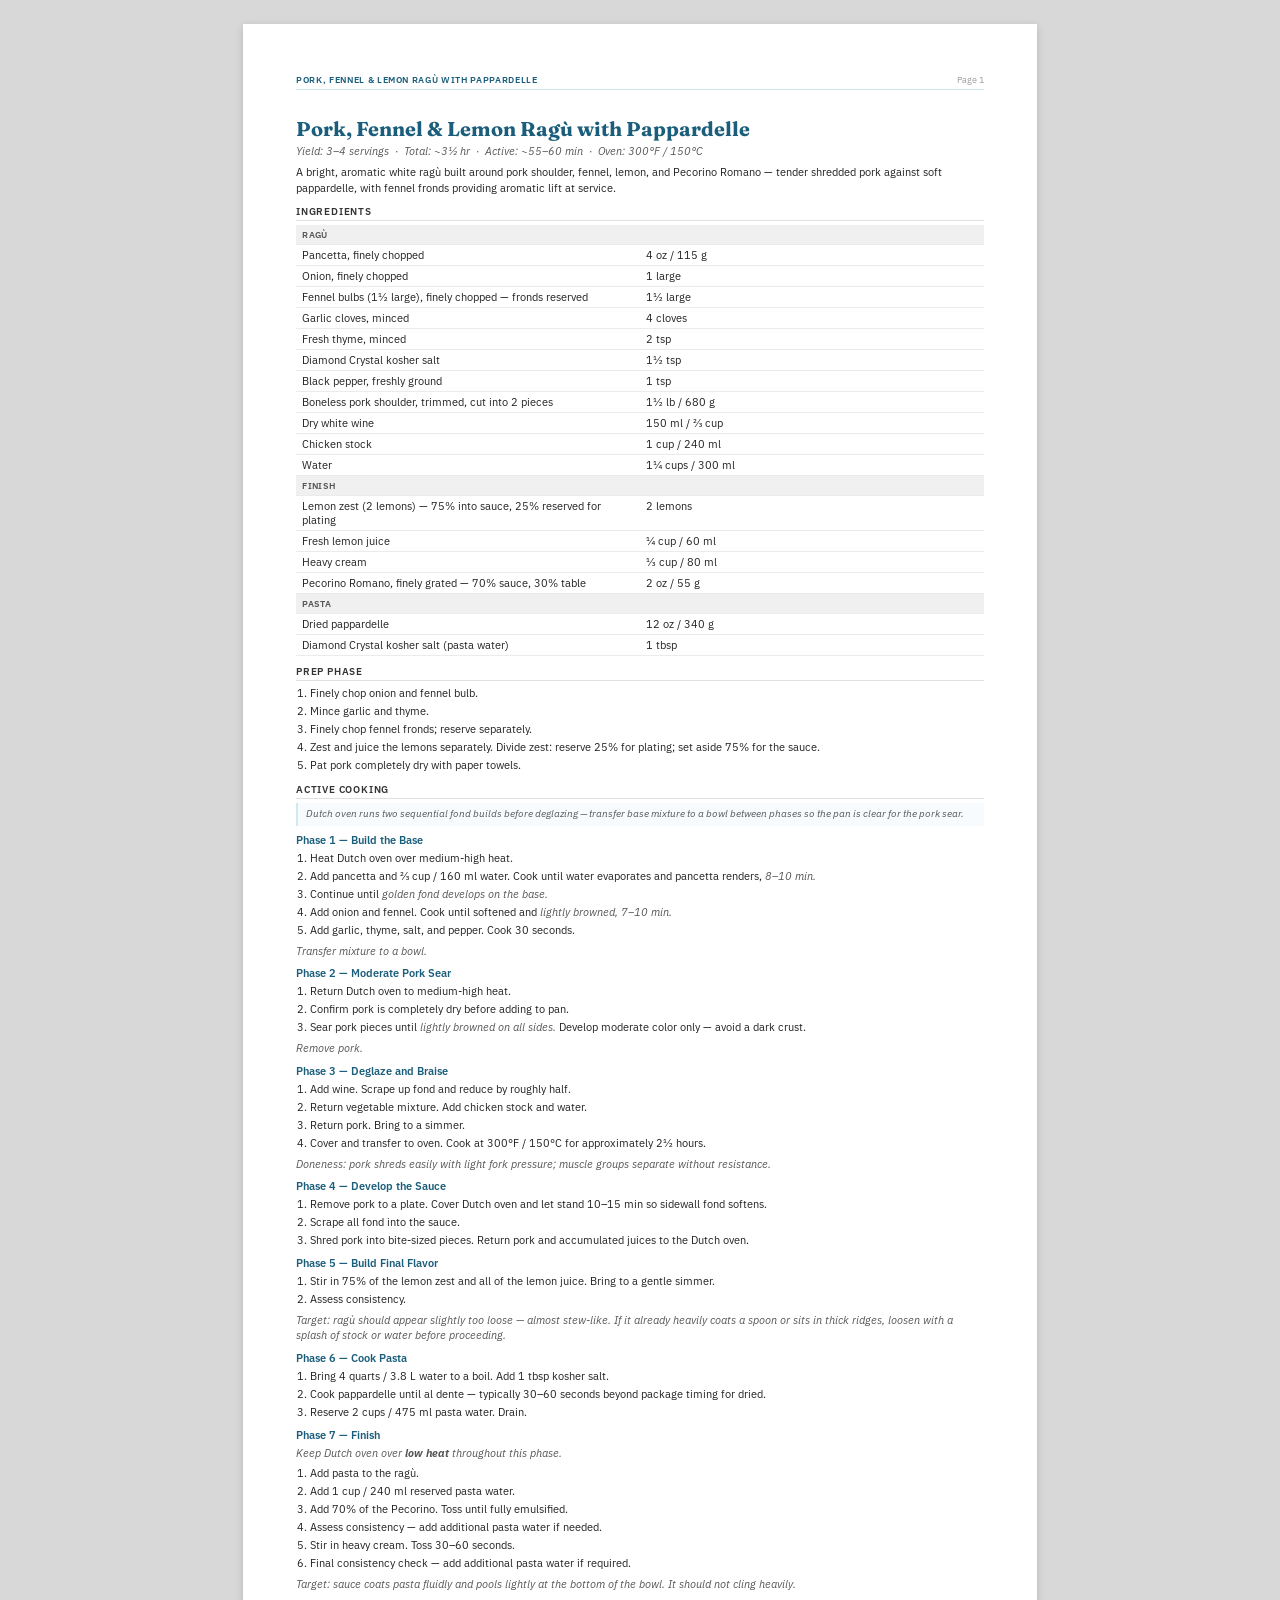
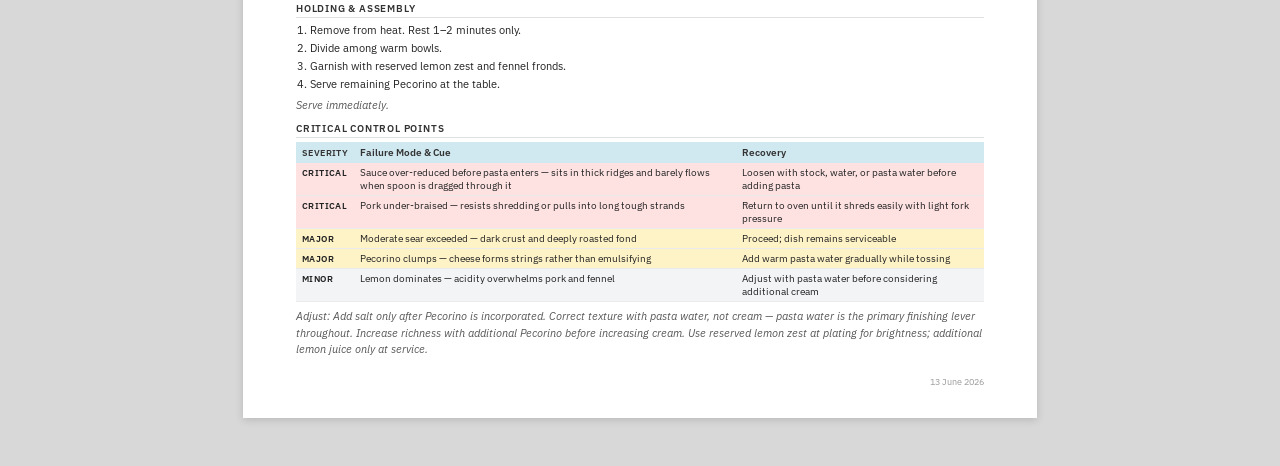
<file: site/docs/pork-fennel-lemon-ragu/v1/pork-fennel-lemon-ragu.html>
<!DOCTYPE html>
<html lang="en">
<head>
<meta charset="UTF-8">
<meta name="viewport" content="width=device-width, initial-scale=1.0">
<title>Pork, Fennel & Lemon Ragù with Pappardelle</title>
<link href="https://fonts.googleapis.com/css2?family=IBM+Plex+Sans:ital,wght@0,400;0,500;0,600;1,400&family=Fraunces:opsz,wght@9..144,700&display=swap" rel="stylesheet">
<style>
  :root {
    --teal:       #1B5E7B;
    --teal-light: #D0E8F0;
    --gray-dark:  #333333;
    --gray-mid:   #555555;
    --gray-light: #F0F0F0;
    --crit-bg:    #FEE2E2;
    --major-bg:   #FEF3C7;
    --minor-bg:   #F3F4F6;
  }

  * { box-sizing: border-box; margin: 0; padding: 0; }

  body {
    background: #d8d8d8;
    font-family: 'IBM Plex Sans', sans-serif;
    font-size: 8.5pt;
    color: #222222;
    padding: 24px 0;
  }

  .page {
    width: 210mm;
    min-height: 297mm;
    background: white;
    margin: 0 auto 24px;
    padding: 13mm 14mm 16mm;
    box-shadow: 0 2px 8px rgba(0,0,0,0.15);
    position: relative;
  }

  /* Running header */
  .page-header {
    display: flex;
    justify-content: space-between;
    align-items: baseline;
    margin-bottom: 7mm;
    border-bottom: 0.5px solid var(--teal-light);
    padding-bottom: 3px;
  }
  .page-header .meal-name {
    font-family: 'IBM Plex Sans', sans-serif;
    font-size: 7pt;
    font-weight: 600;
    color: var(--teal);
    text-transform: uppercase;
    letter-spacing: 0.07em;
  }
  .page-header .page-num {
    font-size: 7pt;
    color: #999;
  }

  /* Footer */
  .page-footer {
    position: absolute;
    bottom: 8mm;
    right: 14mm;
    font-size: 7pt;
    color: #999;
  }

  /* Dish title */
  h1 {
    font-family: 'Fraunces', serif;
    font-size: 15pt;
    font-weight: 700;
    color: var(--teal);
    line-height: 1.2;
    margin-bottom: 3px;
  }

  /* Timing subtitle */
  .timing {
    font-size: 8pt;
    color: var(--gray-mid);
    font-style: italic;
    margin-bottom: 6px;
  }

  /* Dish overview */
  .overview {
    font-size: 8.5pt;
    color: #222;
    margin-bottom: 8px;
    line-height: 1.45;
  }

  /* Section headers */
  h2 {
    font-family: 'IBM Plex Sans', sans-serif;
    font-size: 7.5pt;
    font-weight: 600;
    color: var(--gray-dark);
    text-transform: uppercase;
    letter-spacing: 0.08em;
    margin-top: 9px;
    margin-bottom: 4px;
    border-bottom: 0.5px solid #e0e0e0;
    padding-bottom: 2px;
  }

  /* Phase headers */
  h3 {
    font-family: 'IBM Plex Sans', sans-serif;
    font-size: 8pt;
    font-weight: 600;
    color: var(--teal);
    margin-top: 7px;
    margin-bottom: 3px;
  }

  /* Numbered steps */
  ol {
    padding-left: 14px;
    margin-bottom: 5px;
  }
  ol li {
    font-size: 8.5pt;
    color: #222;
    line-height: 1.5;
    margin-bottom: 1px;
  }

  /* Doneness / target cues */
  .cue { font-style: italic; color: var(--gray-mid); }

  .target-note {
    font-size: 8pt;
    color: var(--gray-mid);
    font-style: italic;
    margin: 4px 0 5px 0;
    line-height: 1.45;
  }

  /* Workflow summary strip */
  .wf-summary {
    font-size: 7.5pt;
    color: var(--gray-mid);
    font-style: italic;
    background: #f7fbfd;
    border-left: 2.5px solid var(--teal-light);
    padding: 4px 8px;
    margin-bottom: 5px;
    line-height: 1.45;
  }

  /* All tables */
  table {
    table-layout: fixed;
    width: 100%;
    border-collapse: collapse;
    margin-bottom: 6px;
  }
  th {
    font-family: 'IBM Plex Sans', sans-serif;
    font-size: 7.5pt;
    font-weight: 600;
    color: var(--gray-dark);
    background: var(--teal-light);
    padding: 4px 6px;
    text-align: left;
  }
  td {
    font-size: 8pt;
    color: #222;
    padding: 3px 6px;
    vertical-align: top;
    word-wrap: break-word;
    border-bottom: 0.5px solid #ebebeb;
  }

  /* Ingredient table */
  .ing-table td:first-child { width: 67%; }
  .ing-table td:last-child  { width: 33%; font-variant-numeric: tabular-nums; }
  tr.ing-section td {
    background: var(--gray-light);
    font-size: 7pt;
    text-transform: uppercase;
    letter-spacing: 0.05em;
    color: var(--gray-mid);
    font-weight: 600;
    padding: 3px 6px;
  }

  /* CCP table */
  .ccp-table th:nth-child(1),
  .ccp-table td:nth-child(1) {
    width: 58px;
    font-size: 7pt;
    text-transform: uppercase;
    letter-spacing: 0.04em;
    font-weight: 600;
    white-space: nowrap;
  }
  .ccp-table th:nth-child(2),
  .ccp-table td:nth-child(2) { width: 57%; }
  .ccp-table th:nth-child(3),
  .ccp-table td:nth-child(3) { width: 37%; }
  .ccp-table td { font-size: 7.5pt; }
  tr.crit  td { background: var(--crit-bg); }
  tr.major td { background: var(--major-bg); }
  tr.minor td { background: var(--minor-bg); }

  /* Adjust note */
  .adjust-note {
    font-size: 8pt;
    color: var(--gray-mid);
    font-style: italic;
    line-height: 1.55;
    margin-top: 5px;
  }

  /* Holding steps */
  .holding-steps {
    margin-bottom: 5px;
  }
  .holding-steps li {
    font-size: 8.5pt;
    line-height: 1.5;
  }

  @media print {
    body { background: white; padding: 0; }
    .page {
      width: 100%;
      min-height: auto;
      margin: 0;
      padding: 13mm 14mm 18mm;
      box-shadow: none;
      page-break-after: always;
    }
    .page:last-child { page-break-after: avoid; }
    @page { size: A4; margin: 0; }
  }
</style>
</head>
<body>

<div class="page">

  <div class="page-header">
    <span class="meal-name">Pork, Fennel &amp; Lemon Ragù with Pappardelle</span>
    <span class="page-num">Page 1</span>
  </div>

  <h1>Pork, Fennel &amp; Lemon Ragù with Pappardelle</h1>
  <div class="timing">Yield: 3–4 servings &nbsp;·&nbsp; Total: ~3½ hr &nbsp;·&nbsp; Active: ~55–60 min &nbsp;·&nbsp; Oven: 300°F / 150°C</div>
  <div class="overview">A bright, aromatic white ragù built around pork shoulder, fennel, lemon, and Pecorino Romano — tender shredded pork against soft pappardelle, with fennel fronds providing aromatic lift at service.</div>

  <!-- INGREDIENTS -->
  <h2>Ingredients</h2>
  <table class="ing-table">
    <tr class="ing-section"><td colspan="2">Ragù</td></tr>
    <tr><td>Pancetta, finely chopped</td><td>4 oz / 115 g</td></tr>
    <tr><td>Onion, finely chopped</td><td>1 large</td></tr>
    <tr><td>Fennel bulbs (1½ large), finely chopped — fronds reserved</td><td>1½ large</td></tr>
    <tr><td>Garlic cloves, minced</td><td>4 cloves</td></tr>
    <tr><td>Fresh thyme, minced</td><td>2 tsp</td></tr>
    <tr><td>Diamond Crystal kosher salt</td><td>1½ tsp</td></tr>
    <tr><td>Black pepper, freshly ground</td><td>1 tsp</td></tr>
    <tr><td>Boneless pork shoulder, trimmed, cut into 2 pieces</td><td>1½ lb / 680 g</td></tr>
    <tr><td>Dry white wine</td><td>150 ml / ⅔ cup</td></tr>
    <tr><td>Chicken stock</td><td>1 cup / 240 ml</td></tr>
    <tr><td>Water</td><td>1¼ cups / 300 ml</td></tr>
    <tr class="ing-section"><td colspan="2">Finish</td></tr>
    <tr><td>Lemon zest (2 lemons) — 75% into sauce, 25% reserved for plating</td><td>2 lemons</td></tr>
    <tr><td>Fresh lemon juice</td><td>¼ cup / 60 ml</td></tr>
    <tr><td>Heavy cream</td><td>⅓ cup / 80 ml</td></tr>
    <tr><td>Pecorino Romano, finely grated — 70% sauce, 30% table</td><td>2 oz / 55 g</td></tr>
    <tr class="ing-section"><td colspan="2">Pasta</td></tr>
    <tr><td>Dried pappardelle</td><td>12 oz / 340 g</td></tr>
    <tr><td>Diamond Crystal kosher salt (pasta water)</td><td>1 tbsp</td></tr>
  </table>

  <!-- PREP -->
  <h2>Prep Phase</h2>
  <ol>
    <li>Finely chop onion and fennel bulb.</li>
    <li>Mince garlic and thyme.</li>
    <li>Finely chop fennel fronds; reserve separately.</li>
    <li>Zest and juice the lemons separately. Divide zest: reserve 25% for plating; set aside 75% for the sauce.</li>
    <li>Pat pork completely dry with paper towels.</li>
  </ol>

  <!-- ACTIVE COOKING -->
  <h2>Active Cooking</h2>

  <div class="wf-summary">Dutch oven runs two sequential fond builds before deglazing — transfer base mixture to a bowl between phases so the pan is clear for the pork sear.</div>

  <h3>Phase 1 — Build the Base</h3>
  <ol>
    <li>Heat Dutch oven over medium-high heat.</li>
    <li>Add pancetta and ⅔ cup / 160 ml water. Cook until water evaporates and pancetta renders, <span class="cue">8–10 min.</span></li>
    <li>Continue until <span class="cue">golden fond develops on the base.</span></li>
    <li>Add onion and fennel. Cook until softened and <span class="cue">lightly browned, 7–10 min.</span></li>
    <li>Add garlic, thyme, salt, and pepper. Cook 30 seconds.</li>
  </ol>
  <p class="target-note">Transfer mixture to a bowl.</p>

  <h3>Phase 2 — Moderate Pork Sear</h3>
  <ol>
    <li>Return Dutch oven to medium-high heat.</li>
    <li>Confirm pork is completely dry before adding to pan.</li>
    <li>Sear pork pieces until <span class="cue">lightly browned on all sides.</span> Develop moderate color only — avoid a dark crust.</li>
  </ol>
  <p class="target-note">Remove pork.</p>

  <h3>Phase 3 — Deglaze and Braise</h3>
  <ol>
    <li>Add wine. Scrape up fond and reduce by roughly half.</li>
    <li>Return vegetable mixture. Add chicken stock and water.</li>
    <li>Return pork. Bring to a simmer.</li>
    <li>Cover and transfer to oven. Cook at 300°F / 150°C for approximately 2½ hours.</li>
  </ol>
  <p class="target-note"><span class="cue">Doneness: pork shreds easily with light fork pressure; muscle groups separate without resistance.</span></p>

  <h3>Phase 4 — Develop the Sauce</h3>
  <ol>
    <li>Remove pork to a plate. Cover Dutch oven and let stand 10–15 min so sidewall fond softens.</li>
    <li>Scrape all fond into the sauce.</li>
    <li>Shred pork into bite-sized pieces. Return pork and accumulated juices to the Dutch oven.</li>
  </ol>

  <h3>Phase 5 — Build Final Flavor</h3>
  <ol>
    <li>Stir in 75% of the lemon zest and all of the lemon juice. Bring to a gentle simmer.</li>
    <li>Assess consistency.</li>
  </ol>
  <p class="target-note"><span class="cue">Target: ragù should appear slightly too loose — almost stew-like. If it already heavily coats a spoon or sits in thick ridges, loosen with a splash of stock or water before proceeding.</span></p>

  <h3>Phase 6 — Cook Pasta</h3>
  <ol>
    <li>Bring 4 quarts / 3.8 L water to a boil. Add 1 tbsp kosher salt.</li>
    <li>Cook pappardelle until al dente — typically 30–60 seconds beyond package timing for dried.</li>
    <li>Reserve 2 cups / 475 ml pasta water. Drain.</li>
  </ol>

  <h3>Phase 7 — Finish</h3>
  <p class="target-note" style="margin-bottom:4px;">Keep Dutch oven over <strong>low heat</strong> throughout this phase.</p>
  <ol>
    <li>Add pasta to the ragù.</li>
    <li>Add 1 cup / 240 ml reserved pasta water.</li>
    <li>Add 70% of the Pecorino. Toss until fully emulsified.</li>
    <li>Assess consistency — add additional pasta water if needed.</li>
    <li>Stir in heavy cream. Toss 30–60 seconds.</li>
    <li>Final consistency check — add additional pasta water if required.</li>
  </ol>
  <p class="target-note"><span class="cue">Target: sauce coats pasta fluidly and pools lightly at the bottom of the bowl. It should not cling heavily.</span></p>

  <!-- HOLDING & ASSEMBLY -->
  <h2>Holding &amp; Assembly</h2>
  <ol class="holding-steps">
    <li>Remove from heat. Rest 1–2 minutes only.</li>
    <li>Divide among warm bowls.</li>
    <li>Garnish with reserved lemon zest and fennel fronds.</li>
    <li>Serve remaining Pecorino at the table.</li>
  </ol>
  <p class="target-note">Serve immediately.</p>

  <!-- CCPs -->
  <h2>Critical Control Points</h2>
  <table class="ccp-table">
    <thead>
      <tr>
        <th>Severity</th>
        <th>Failure Mode &amp; Cue</th>
        <th>Recovery</th>
      </tr>
    </thead>
    <tbody>
      <tr class="crit">
        <td>Critical</td>
        <td>Sauce over-reduced before pasta enters — sits in thick ridges and barely flows when spoon is dragged through it</td>
        <td>Loosen with stock, water, or pasta water before adding pasta</td>
      </tr>
      <tr class="crit">
        <td>Critical</td>
        <td>Pork under-braised — resists shredding or pulls into long tough strands</td>
        <td>Return to oven until it shreds easily with light fork pressure</td>
      </tr>
      <tr class="major">
        <td>Major</td>
        <td>Moderate sear exceeded — dark crust and deeply roasted fond</td>
        <td>Proceed; dish remains serviceable</td>
      </tr>
      <tr class="major">
        <td>Major</td>
        <td>Pecorino clumps — cheese forms strings rather than emulsifying</td>
        <td>Add warm pasta water gradually while tossing</td>
      </tr>
      <tr class="minor">
        <td>Minor</td>
        <td>Lemon dominates — acidity overwhelms pork and fennel</td>
        <td>Adjust with pasta water before considering additional cream</td>
      </tr>
    </tbody>
  </table>

  <!-- ADJUST NOTE -->
  <p class="adjust-note"><em>Adjust:</em> Add salt only after Pecorino is incorporated. Correct texture with pasta water, not cream — pasta water is the primary finishing lever throughout. Increase richness with additional Pecorino before increasing cream. Use reserved lemon zest at plating for brightness; additional lemon juice only at service.</p>

  <div class="page-footer">13 June 2026</div>
</div>

</body>
</html>
</file>
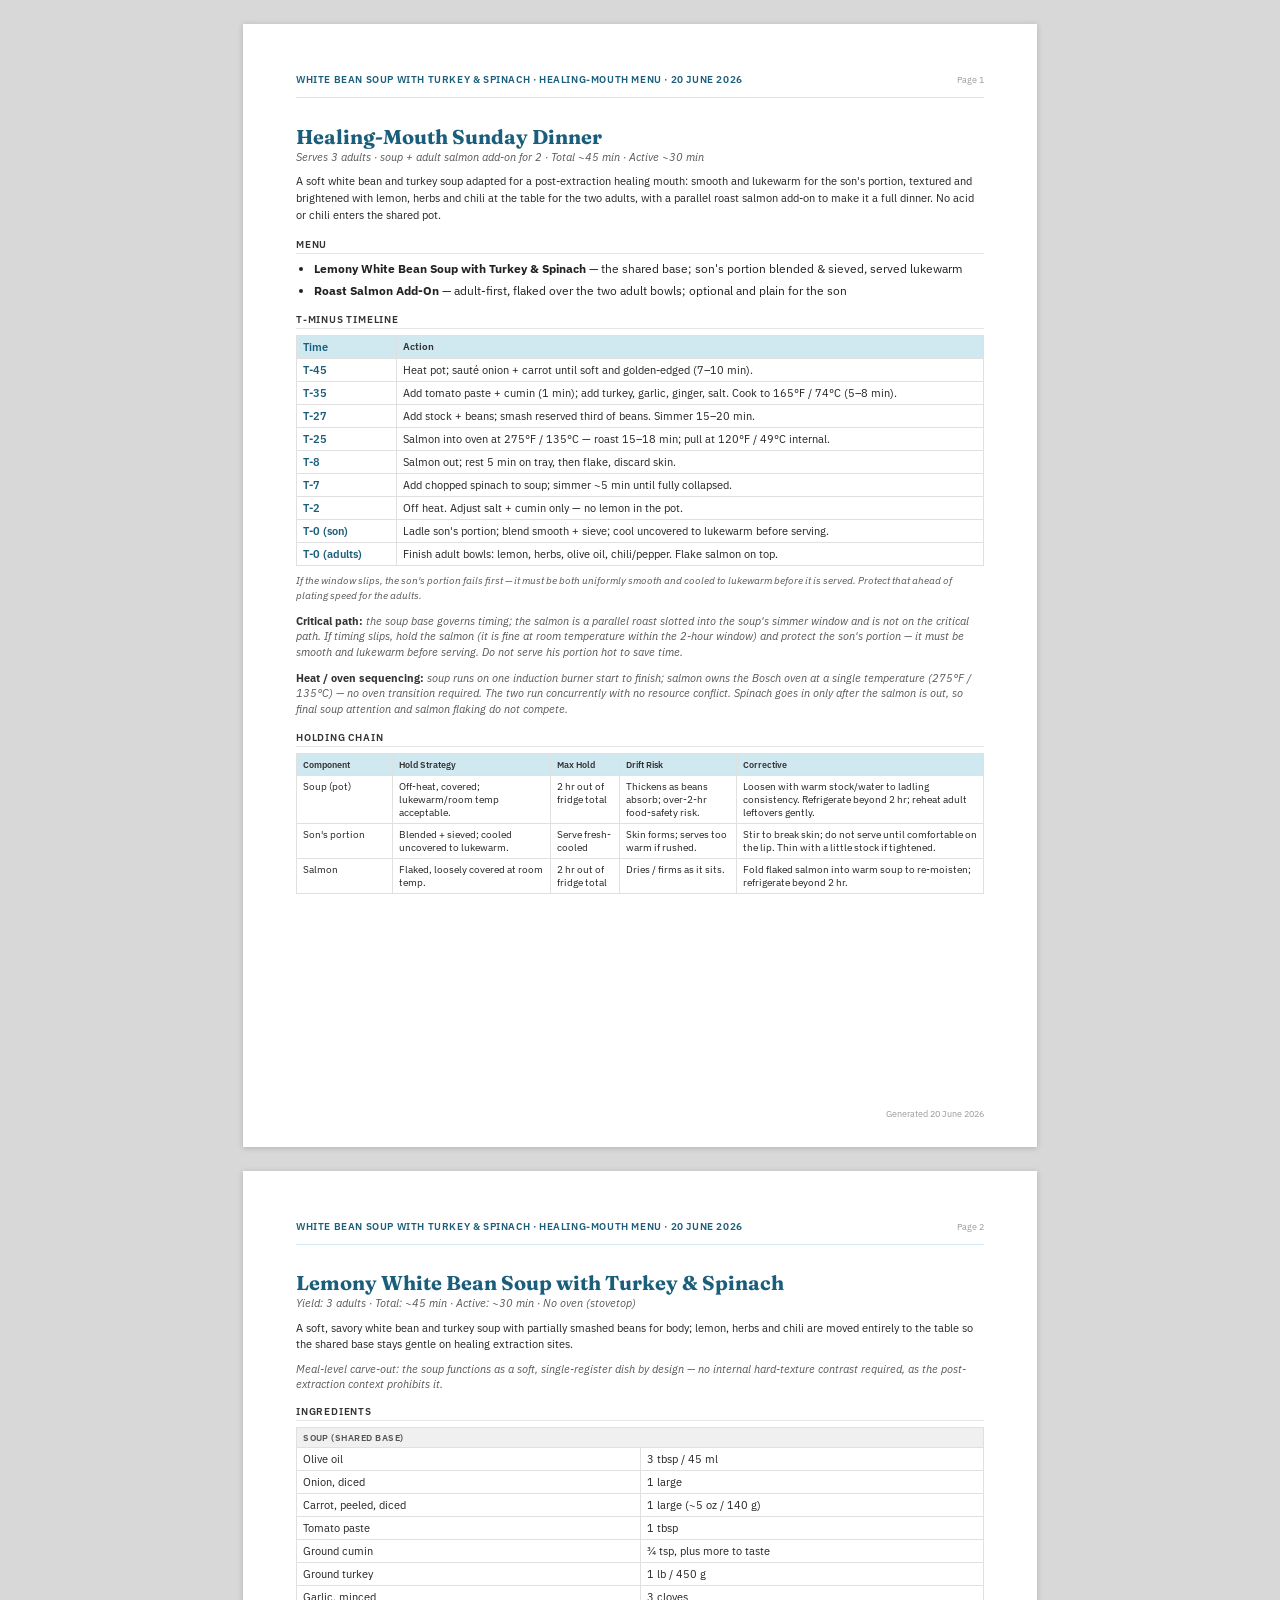
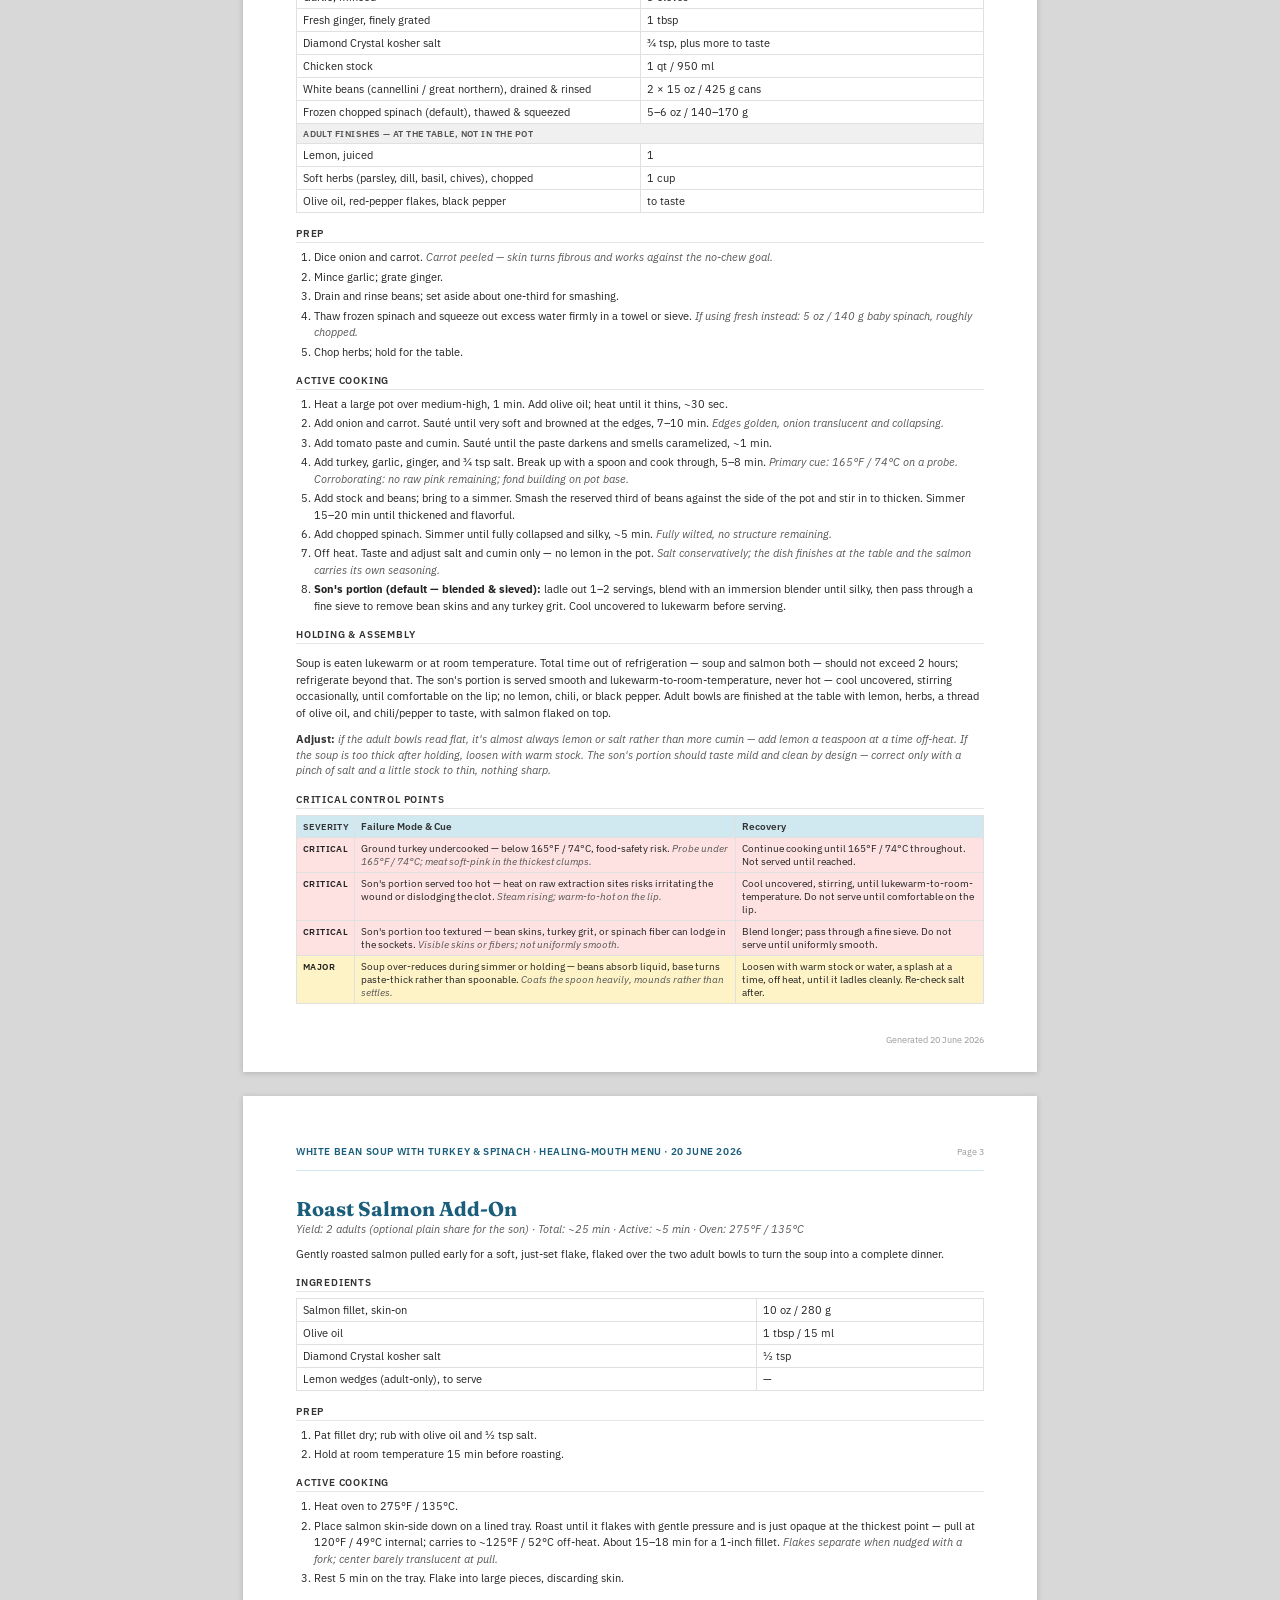
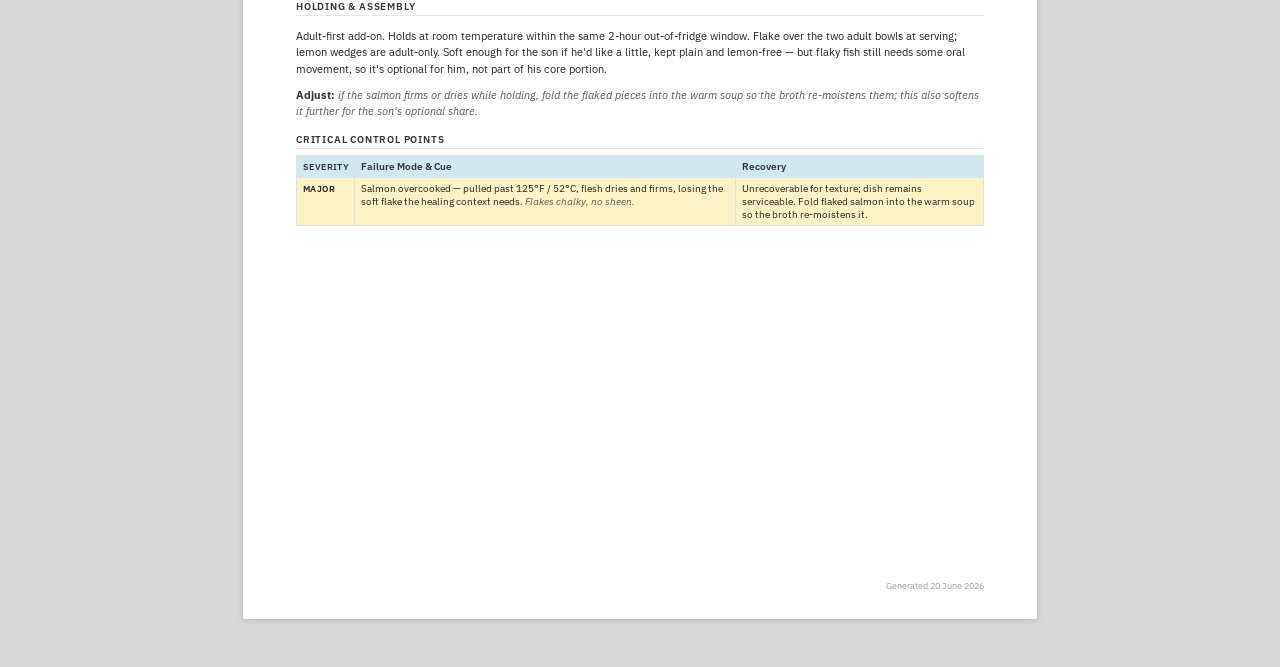
<file: site/docs/white-bean-turkey-spinach-soup/v1/white-bean-turkey-spinach-soup.html>
<!DOCTYPE html>
<html lang="en">
<head>
<meta charset="UTF-8">
<meta name="viewport" content="width=device-width, initial-scale=1.0">
<title>Lemony White Bean Soup with Turkey & Spinach — Cooking Sheet</title>
<link href="https://fonts.googleapis.com/css2?family=IBM+Plex+Sans:ital,wght@0,400;0,500;0,600;1,400&family=Fraunces:opsz,wght@9..144,700&display=swap" rel="stylesheet">
<style>
  :root {
    --teal:       #1B5E7B;
    --teal-light: #D0E8F0;
    --gray-dark:  #333333;
    --gray-mid:   #555555;
    --gray-light: #F0F0F0;
    --crit-bg:    #FEE2E2;
    --major-bg:   #FEF3C7;
    --minor-bg:   #F3F4F6;
  }

  * { box-sizing: border-box; }

  body {
    font-family: 'IBM Plex Sans', sans-serif;
    background: #d8d8d8;
    margin: 0;
    padding: 24px 0;
    color: #222222;
  }

  .page {
    width: 210mm;
    min-height: 297mm;
    background: #ffffff;
    margin: 0 auto 24px;
    padding: 13mm 14mm 16mm;
    box-shadow: 0 1px 6px rgba(0,0,0,0.18);
    position: relative;
  }

  .pg-header {
    display: flex;
    justify-content: space-between;
    align-items: baseline;
    border-bottom: 1px solid var(--teal-light);
    padding-bottom: 3mm;
    margin-bottom: 7mm;
  }
  .pg-header .meal {
    font-size: 7.5pt;
    font-weight: 600;
    text-transform: uppercase;
    letter-spacing: 0.06em;
    color: var(--teal);
  }
  .pg-header .pgnum {
    font-size: 7pt;
    color: #999;
  }

  .pg-footer {
    position: absolute;
    bottom: 7mm;
    right: 14mm;
    font-size: 7pt;
    color: #999;
  }

  h1 {
    font-family: 'Fraunces', serif;
    font-size: 15pt;
    font-weight: 700;
    color: var(--teal);
    margin: 0 0 2px;
    line-height: 1.15;
  }

  .timing {
    font-size: 8pt;
    font-style: italic;
    color: var(--gray-mid);
    margin: 0 0 8px;
  }

  .overview {
    font-size: 8.5pt;
    color: #222222;
    margin: 0 0 10px;
    line-height: 1.4;
  }

  .carve {
    font-size: 8pt;
    color: var(--gray-mid);
    font-style: italic;
    margin: 0 0 12px;
    line-height: 1.4;
  }

  h2 {
    font-family: 'IBM Plex Sans', sans-serif;
    font-size: 7.5pt;
    font-weight: 600;
    color: var(--gray-dark);
    text-transform: uppercase;
    letter-spacing: 0.08em;
    margin: 14px 0 6px;
    padding-bottom: 2px;
    border-bottom: 1px solid #e6e6e6;
  }

  h3 {
    font-family: 'IBM Plex Sans', sans-serif;
    font-size: 8pt;
    font-weight: 600;
    color: var(--teal);
    margin: 9px 0 4px;
  }

  p, li { font-size: 8.5pt; line-height: 1.45; }

  ol, ul { margin: 4px 0 4px; padding-left: 18px; }
  ol li, ul li { margin-bottom: 3px; }

  table {
    table-layout: fixed;
    width: 100%;
    border-collapse: collapse;
    margin: 4px 0 8px;
  }
  th, td {
    text-align: left;
    vertical-align: top;
    padding: 4px 6px;
    border: 1px solid #e0e0e0;
  }
  td { word-wrap: break-word; font-size: 8pt; }
  th {
    font-size: 7.5pt;
    font-weight: 600;
    color: var(--gray-dark);
    background: var(--teal-light);
  }

  .ing-table td:first-child { width: 67%; }
  .ing-table td:last-child  { width: 33%; font-variant-numeric: tabular-nums; word-wrap: break-word; }

  tr.ing-section td {
    background: var(--gray-light);
    font-size: 7pt;
    text-transform: uppercase;
    letter-spacing: 0.05em;
    color: var(--gray-mid);
    font-weight: 600;
    padding: 3px 6px;
  }

  .cue { font-style: italic; color: var(--gray-mid); }

  .wf-summary {
    font-size: 7.5pt;
    color: var(--gray-mid);
    font-style: italic;
    background: #f7fbfd;
    border-left: 2.5px solid var(--teal-light);
    padding: 4px 8px;
    margin-bottom: 5px;
    line-height: 1.45;
  }

  .tmin-table { table-layout: fixed; }
  .tmin-table th:nth-child(1),
  .tmin-table td:first-child {
    width: 100px;
    font-weight: 600;
    color: var(--teal);
    white-space: nowrap;
    font-size: 8pt;
  }
  .tmin-table td:last-child { word-wrap: break-word; }

  .tmin-note { font-size: 7.5pt; font-style: italic; color: var(--gray-mid); margin: 2px 0 8px; }

  .wf-notes { font-size: 8pt; color: var(--gray-mid); font-style: italic; line-height: 1.55; margin-bottom: 8px; }
  .wf-notes p { margin-bottom: 4px; font-size: 8pt; }
  .wf-notes strong { font-style: normal; color: var(--gray-dark); }

  .hold-table { table-layout: fixed; font-size: 7.5pt; }
  .hold-table th { font-size: 7pt; }
  .hold-table td { font-size: 7.5pt; word-wrap: break-word; }
  .hold-table th:nth-child(1), .hold-table td:nth-child(1) { width: 14%; }
  .hold-table th:nth-child(2), .hold-table td:nth-child(2) { width: 23%; }
  .hold-table th:nth-child(3), .hold-table td:nth-child(3) { width: 10%; }
  .hold-table th:nth-child(4), .hold-table td:nth-child(4) { width: 17%; }
  .hold-table th:nth-child(5), .hold-table td:nth-child(5) { width: 36%; }

  .ccp-table { table-layout: fixed; }
  .ccp-table th:nth-child(1),
  .ccp-table td:nth-child(1) {
    width: 58px;
    font-size: 7pt;
    text-transform: uppercase;
    letter-spacing: 0.04em;
    font-weight: 600;
    white-space: nowrap;
  }
  .ccp-table th:nth-child(2),
  .ccp-table td:nth-child(2) { width: 57%; }
  .ccp-table th:nth-child(3),
  .ccp-table td:nth-child(3) { width: 37%; }
  .ccp-table td { font-size: 7.5pt; word-wrap: break-word; }
  tr.crit  td { background: var(--crit-bg); }
  tr.major td { background: var(--major-bg); }
  tr.minor td { background: var(--minor-bg); }

  .adjust {
    font-size: 8pt;
    font-style: italic;
    color: var(--gray-mid);
    line-height: 1.45;
    margin: 6px 0 4px;
  }
  .adjust strong { font-style: normal; color: var(--gray-dark); }

  .menu-list { margin: 6px 0 10px; }
  .menu-list li { font-size: 9pt; margin-bottom: 4px; }

  .lead {
    font-size: 8.5pt;
    line-height: 1.5;
    margin: 0 0 10px;
    color: #222;
  }

  @media print {
    body { background: white; padding: 0; }
    .page {
      width: 100%;
      min-height: auto;
      margin: 0;
      padding: 13mm 14mm 18mm;
      box-shadow: none;
      page-break-after: always;
    }
    .page:last-child { page-break-after: avoid; }
    @page { size: A4; margin: 0; }
  }
</style>
</head>
<body>

<!-- ============ PAGE 1 — MENU OVERVIEW + WORKFLOW ============ -->
<div class="page">
  <div class="pg-header">
    <span class="meal">White Bean Soup with Turkey &amp; Spinach · Healing-Mouth Menu · 20 June 2026</span>
    <span class="pgnum">Page 1</span>
  </div>

  <h1>Healing-Mouth Sunday Dinner</h1>
  <p class="timing">Serves 3 adults · soup + adult salmon add-on for 2 · Total ~45 min · Active ~30 min</p>

  <p class="lead">A soft white bean and turkey soup adapted for a post-extraction healing mouth: smooth and lukewarm for the son's portion, textured and brightened with lemon, herbs and chili at the table for the two adults, with a parallel roast salmon add-on to make it a full dinner. No acid or chili enters the shared pot.</p>

  <h2>Menu</h2>
  <ul class="menu-list">
    <li><strong>Lemony White Bean Soup with Turkey &amp; Spinach</strong> — the shared base; son's portion blended &amp; sieved, served lukewarm</li>
    <li><strong>Roast Salmon Add-On</strong> — adult-first, flaked over the two adult bowls; optional and plain for the son</li>
  </ul>

  <h2>T-Minus Timeline</h2>
  <table class="tmin-table">
    <tr><th>Time</th><th>Action</th></tr>
    <tr><td>T-45</td><td>Heat pot; sauté onion + carrot until soft and golden-edged (7–10 min).</td></tr>
    <tr><td>T-35</td><td>Add tomato paste + cumin (1 min); add turkey, garlic, ginger, salt. Cook to 165°F / 74°C (5–8 min).</td></tr>
    <tr><td>T-27</td><td>Add stock + beans; smash reserved third of beans. Simmer 15–20 min.</td></tr>
    <tr><td>T-25</td><td>Salmon into oven at 275°F / 135°C — roast 15–18 min; pull at 120°F / 49°C internal.</td></tr>
    <tr><td>T-8</td><td>Salmon out; rest 5 min on tray, then flake, discard skin.</td></tr>
    <tr><td>T-7</td><td>Add chopped spinach to soup; simmer ~5 min until fully collapsed.</td></tr>
    <tr><td>T-2</td><td>Off heat. Adjust salt + cumin only — no lemon in the pot.</td></tr>
    <tr><td>T-0 (son)</td><td>Ladle son's portion; blend smooth + sieve; cool uncovered to lukewarm before serving.</td></tr>
    <tr><td>T-0 (adults)</td><td>Finish adult bowls: lemon, herbs, olive oil, chili/pepper. Flake salmon on top.</td></tr>
  </table>
  <p class="tmin-note">If the window slips, the son's portion fails first — it must be both uniformly smooth and cooled to lukewarm before it is served. Protect that ahead of plating speed for the adults.</p>

  <div class="wf-notes">
    <p><strong>Critical path:</strong> the soup base governs timing; the salmon is a parallel roast slotted into the soup's simmer window and is not on the critical path. If timing slips, hold the salmon (it is fine at room temperature within the 2-hour window) and protect the son's portion — it must be smooth and lukewarm before serving. Do not serve his portion hot to save time.</p>
    <p><strong>Heat / oven sequencing:</strong> soup runs on one induction burner start to finish; salmon owns the Bosch oven at a single temperature (275°F / 135°C) — no oven transition required. The two run concurrently with no resource conflict. Spinach goes in only after the salmon is out, so final soup attention and salmon flaking do not compete.</p>
  </div>

  <h2>Holding Chain</h2>
  <table class="hold-table">
    <tr><th>Component</th><th>Hold Strategy</th><th>Max Hold</th><th>Drift Risk</th><th>Corrective</th></tr>
    <tr>
      <td>Soup (pot)</td>
      <td>Off-heat, covered; lukewarm/room temp acceptable.</td>
      <td>2 hr out of fridge total</td>
      <td>Thickens as beans absorb; over-2-hr food-safety risk.</td>
      <td>Loosen with warm stock/water to ladling consistency. Refrigerate beyond 2 hr; reheat adult leftovers gently.</td>
    </tr>
    <tr>
      <td>Son's portion</td>
      <td>Blended + sieved; cooled uncovered to lukewarm.</td>
      <td>Serve fresh-cooled</td>
      <td>Skin forms; serves too warm if rushed.</td>
      <td>Stir to break skin; do not serve until comfortable on the lip. Thin with a little stock if tightened.</td>
    </tr>
    <tr>
      <td>Salmon</td>
      <td>Flaked, loosely covered at room temp.</td>
      <td>2 hr out of fridge total</td>
      <td>Dries / firms as it sits.</td>
      <td>Fold flaked salmon into warm soup to re-moisten; refrigerate beyond 2 hr.</td>
    </tr>
  </table>

  <div class="pg-footer">Generated 20 June 2026</div>
</div>

<!-- ============ PAGE 2 — SOUP ============ -->
<div class="page">
  <div class="pg-header">
    <span class="meal">White Bean Soup with Turkey &amp; Spinach · Healing-Mouth Menu · 20 June 2026</span>
    <span class="pgnum">Page 2</span>
  </div>

  <h1>Lemony White Bean Soup with Turkey &amp; Spinach</h1>
  <p class="timing">Yield: 3 adults · Total: ~45 min · Active: ~30 min · No oven (stovetop)</p>
  <p class="overview">A soft, savory white bean and turkey soup with partially smashed beans for body; lemon, herbs and chili are moved entirely to the table so the shared base stays gentle on healing extraction sites.</p>
  <p class="carve">Meal-level carve-out: the soup functions as a soft, single-register dish by design — no internal hard-texture contrast required, as the post-extraction context prohibits it.</p>

  <h2>Ingredients</h2>
  <table class="ing-table">
    <tr class="ing-section"><td colspan="2">Soup (shared base)</td></tr>
    <tr><td>Olive oil</td><td>3 tbsp / 45 ml</td></tr>
    <tr><td>Onion, diced</td><td>1 large</td></tr>
    <tr><td>Carrot, peeled, diced</td><td>1 large (~5 oz / 140 g)</td></tr>
    <tr><td>Tomato paste</td><td>1 tbsp</td></tr>
    <tr><td>Ground cumin</td><td>¾ tsp, plus more to taste</td></tr>
    <tr><td>Ground turkey</td><td>1 lb / 450 g</td></tr>
    <tr><td>Garlic, minced</td><td>3 cloves</td></tr>
    <tr><td>Fresh ginger, finely grated</td><td>1 tbsp</td></tr>
    <tr><td>Diamond Crystal kosher salt</td><td>¾ tsp, plus more to taste</td></tr>
    <tr><td>Chicken stock</td><td>1 qt / 950 ml</td></tr>
    <tr><td>White beans (cannellini / great northern), drained &amp; rinsed</td><td>2 × 15 oz / 425 g cans</td></tr>
    <tr><td>Frozen chopped spinach (default), thawed &amp; squeezed</td><td>5–6 oz / 140–170 g</td></tr>
    <tr class="ing-section"><td colspan="2">Adult finishes — at the table, not in the pot</td></tr>
    <tr><td>Lemon, juiced</td><td>1</td></tr>
    <tr><td>Soft herbs (parsley, dill, basil, chives), chopped</td><td>1 cup</td></tr>
    <tr><td>Olive oil, red-pepper flakes, black pepper</td><td>to taste</td></tr>
  </table>

  <h2>Prep</h2>
  <ol>
    <li>Dice onion and carrot. <span class="cue">Carrot peeled — skin turns fibrous and works against the no-chew goal.</span></li>
    <li>Mince garlic; grate ginger.</li>
    <li>Drain and rinse beans; set aside about one-third for smashing.</li>
    <li>Thaw frozen spinach and squeeze out excess water firmly in a towel or sieve. <span class="cue">If using fresh instead: 5 oz / 140 g baby spinach, roughly chopped.</span></li>
    <li>Chop herbs; hold for the table.</li>
  </ol>

  <h2>Active Cooking</h2>
  <ol>
    <li>Heat a large pot over medium-high, 1 min. Add olive oil; heat until it thins, ~30 sec.</li>
    <li>Add onion and carrot. Sauté until very soft and browned at the edges, 7–10 min. <span class="cue">Edges golden, onion translucent and collapsing.</span></li>
    <li>Add tomato paste and cumin. Sauté until the paste darkens and smells caramelized, ~1 min.</li>
    <li>Add turkey, garlic, ginger, and ¾ tsp salt. Break up with a spoon and cook through, 5–8 min. <span class="cue">Primary cue: 165°F / 74°C on a probe. Corroborating: no raw pink remaining; fond building on pot base.</span></li>
    <li>Add stock and beans; bring to a simmer. Smash the reserved third of beans against the side of the pot and stir in to thicken. Simmer 15–20 min until thickened and flavorful.</li>
    <li>Add chopped spinach. Simmer until fully collapsed and silky, ~5 min. <span class="cue">Fully wilted, no structure remaining.</span></li>
    <li>Off heat. Taste and adjust salt and cumin only — no lemon in the pot. <span class="cue">Salt conservatively; the dish finishes at the table and the salmon carries its own seasoning.</span></li>
    <li><strong>Son's portion (default — blended &amp; sieved):</strong> ladle out 1–2 servings, blend with an immersion blender until silky, then pass through a fine sieve to remove bean skins and any turkey grit. Cool uncovered to lukewarm before serving.</li>
  </ol>

  <h2>Holding &amp; Assembly</h2>
  <p>Soup is eaten lukewarm or at room temperature. Total time out of refrigeration — soup and salmon both — should not exceed 2 hours; refrigerate beyond that. The son's portion is served smooth and lukewarm-to-room-temperature, never hot — cool uncovered, stirring occasionally, until comfortable on the lip; no lemon, chili, or black pepper. Adult bowls are finished at the table with lemon, herbs, a thread of olive oil, and chili/pepper to taste, with salmon flaked on top.</p>

  <p class="adjust"><strong>Adjust:</strong> if the adult bowls read flat, it's almost always lemon or salt rather than more cumin — add lemon a teaspoon at a time off-heat. If the soup is too thick after holding, loosen with warm stock. The son's portion should taste mild and clean by design — correct only with a pinch of salt and a little stock to thin, nothing sharp.</p>

  <h2>Critical Control Points</h2>
  <table class="ccp-table">
    <tr><th>Severity</th><th>Failure Mode &amp; Cue</th><th>Recovery</th></tr>
    <tr class="crit">
      <td>Critical</td>
      <td>Ground turkey undercooked — below 165°F / 74°C, food-safety risk. <span class="cue">Probe under 165°F / 74°C; meat soft-pink in the thickest clumps.</span></td>
      <td>Continue cooking until 165°F / 74°C throughout. Not served until reached.</td>
    </tr>
    <tr class="crit">
      <td>Critical</td>
      <td>Son's portion served too hot — heat on raw extraction sites risks irritating the wound or dislodging the clot. <span class="cue">Steam rising; warm-to-hot on the lip.</span></td>
      <td>Cool uncovered, stirring, until lukewarm-to-room-temperature. Do not serve until comfortable on the lip.</td>
    </tr>
    <tr class="crit">
      <td>Critical</td>
      <td>Son's portion too textured — bean skins, turkey grit, or spinach fiber can lodge in the sockets. <span class="cue">Visible skins or fibers; not uniformly smooth.</span></td>
      <td>Blend longer; pass through a fine sieve. Do not serve until uniformly smooth.</td>
    </tr>
    <tr class="major">
      <td>Major</td>
      <td>Soup over-reduces during simmer or holding — beans absorb liquid, base turns paste-thick rather than spoonable. <span class="cue">Coats the spoon heavily, mounds rather than settles.</span></td>
      <td>Loosen with warm stock or water, a splash at a time, off heat, until it ladles cleanly. Re-check salt after.</td>
    </tr>
  </table>

  <div class="pg-footer">Generated 20 June 2026</div>
</div>

<!-- ============ PAGE 3 — SALMON ============ -->
<div class="page">
  <div class="pg-header">
    <span class="meal">White Bean Soup with Turkey &amp; Spinach · Healing-Mouth Menu · 20 June 2026</span>
    <span class="pgnum">Page 3</span>
  </div>

  <h1>Roast Salmon Add-On</h1>
  <p class="timing">Yield: 2 adults (optional plain share for the son) · Total: ~25 min · Active: ~5 min · Oven: 275°F / 135°C</p>
  <p class="overview">Gently roasted salmon pulled early for a soft, just-set flake, flaked over the two adult bowls to turn the soup into a complete dinner.</p>

  <h2>Ingredients</h2>
  <table class="ing-table">
    <tr><td>Salmon fillet, skin-on</td><td>10 oz / 280 g</td></tr>
    <tr><td>Olive oil</td><td>1 tbsp / 15 ml</td></tr>
    <tr><td>Diamond Crystal kosher salt</td><td>½ tsp</td></tr>
    <tr><td>Lemon wedges (adult-only), to serve</td><td>—</td></tr>
  </table>

  <h2>Prep</h2>
  <ol>
    <li>Pat fillet dry; rub with olive oil and ½ tsp salt.</li>
    <li>Hold at room temperature 15 min before roasting.</li>
  </ol>

  <h2>Active Cooking</h2>
  <ol>
    <li>Heat oven to 275°F / 135°C.</li>
    <li>Place salmon skin-side down on a lined tray. Roast until it flakes with gentle pressure and is just opaque at the thickest point — pull at 120°F / 49°C internal; carries to ~125°F / 52°C off-heat. About 15–18 min for a 1-inch fillet. <span class="cue">Flakes separate when nudged with a fork; center barely translucent at pull.</span></li>
    <li>Rest 5 min on the tray. Flake into large pieces, discarding skin.</li>
  </ol>

  <h2>Holding &amp; Assembly</h2>
  <p>Adult-first add-on. Holds at room temperature within the same 2-hour out-of-fridge window. Flake over the two adult bowls at serving; lemon wedges are adult-only. Soft enough for the son if he'd like a little, kept plain and lemon-free — but flaky fish still needs some oral movement, so it's optional for him, not part of his core portion.</p>

  <p class="adjust"><strong>Adjust:</strong> if the salmon firms or dries while holding, fold the flaked pieces into the warm soup so the broth re-moistens them; this also softens it further for the son's optional share.</p>

  <h2>Critical Control Points</h2>
  <table class="ccp-table">
    <tr><th>Severity</th><th>Failure Mode &amp; Cue</th><th>Recovery</th></tr>
    <tr class="major">
      <td>Major</td>
      <td>Salmon overcooked — pulled past 125°F / 52°C, flesh dries and firms, losing the soft flake the healing context needs. <span class="cue">Flakes chalky, no sheen.</span></td>
      <td>Unrecoverable for texture; dish remains serviceable. Fold flaked salmon into the warm soup so the broth re-moistens it.</td>
    </tr>
  </table>

  <div class="pg-footer">Generated 20 June 2026</div>
</div>

</body>
</html>
</file>
